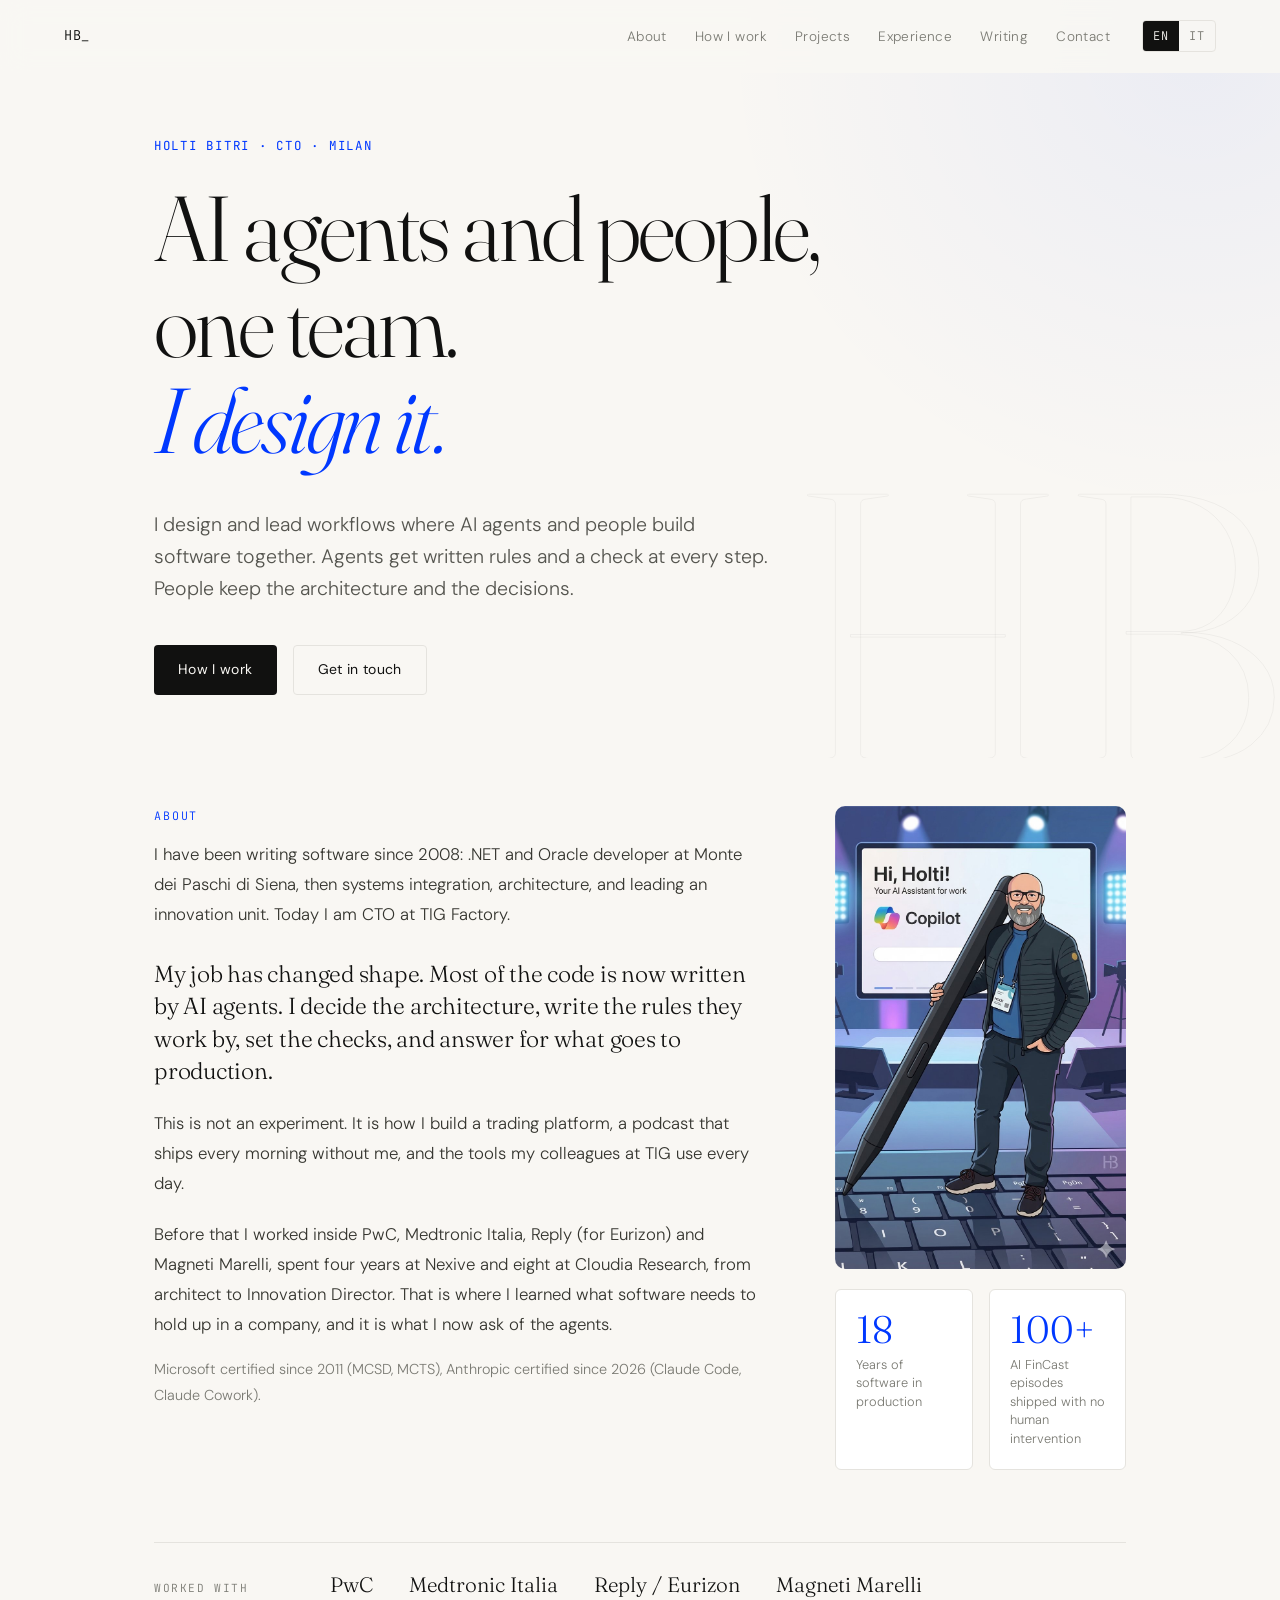
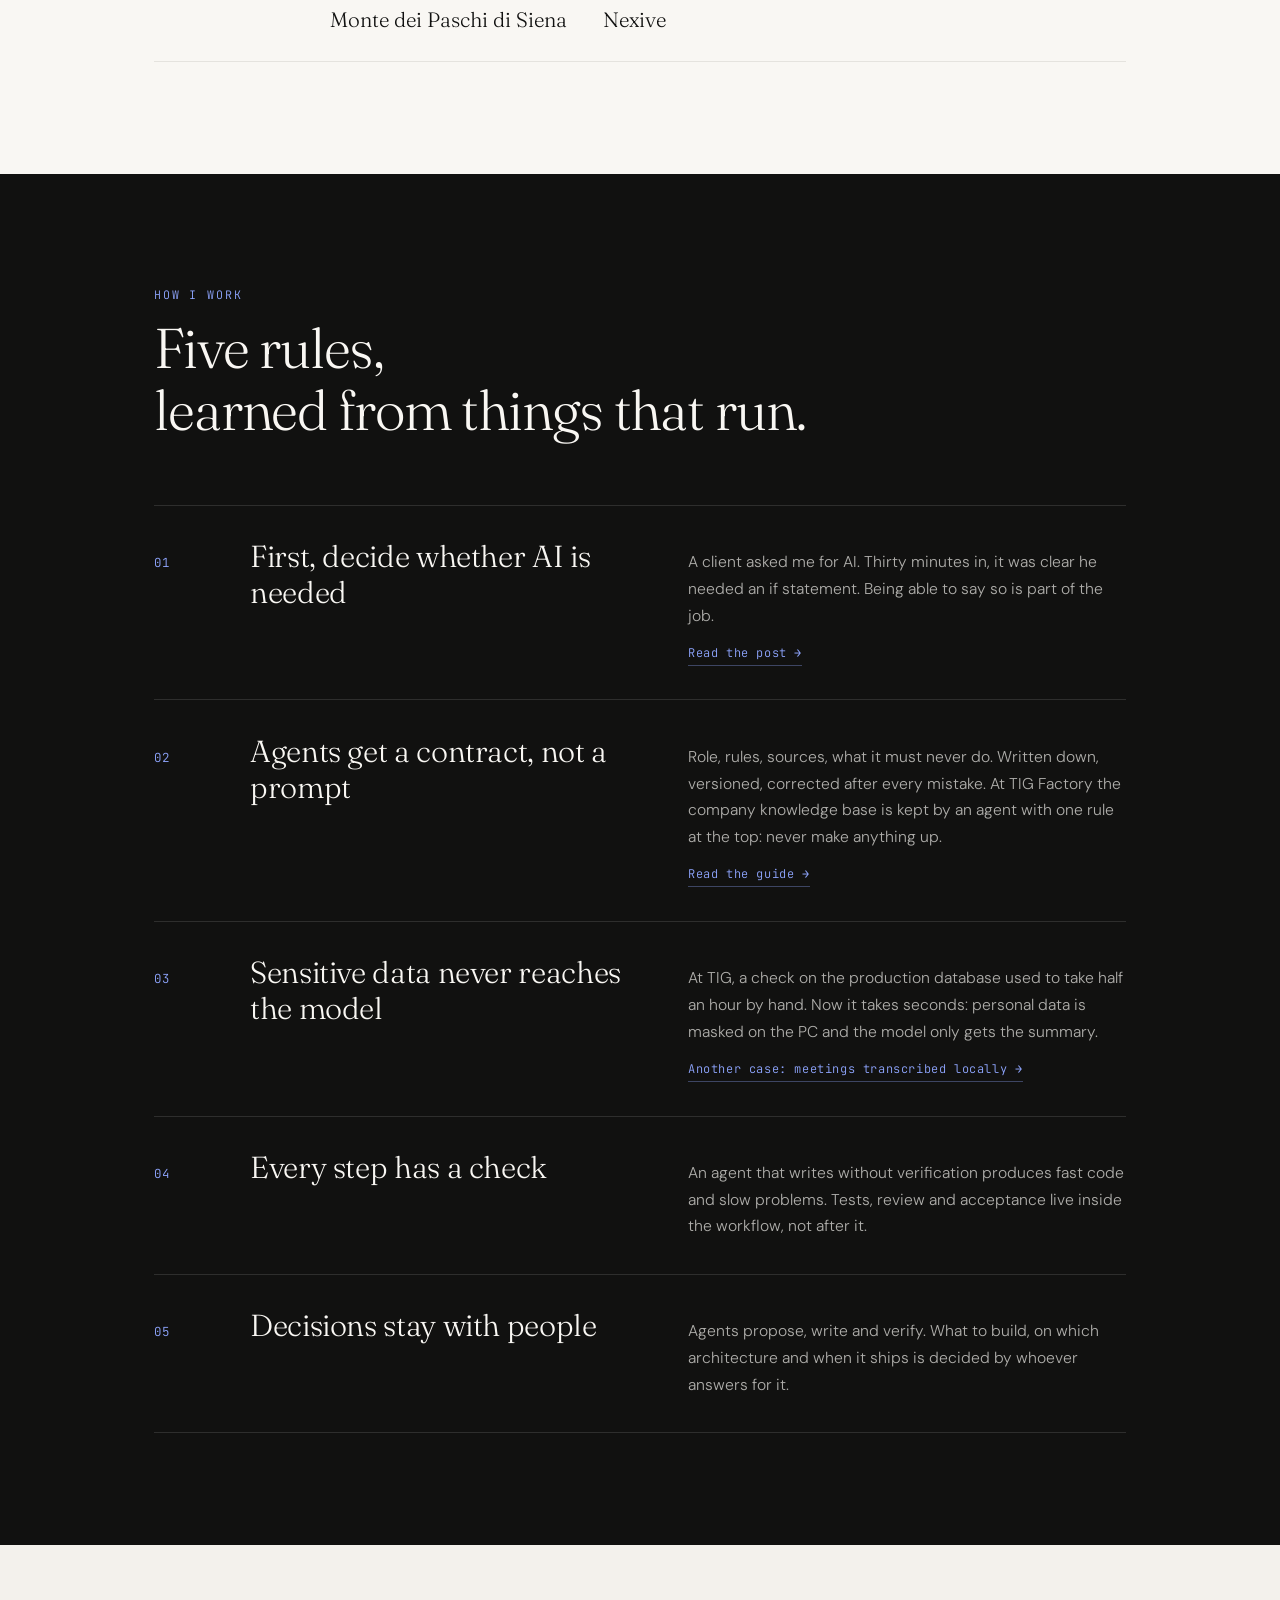
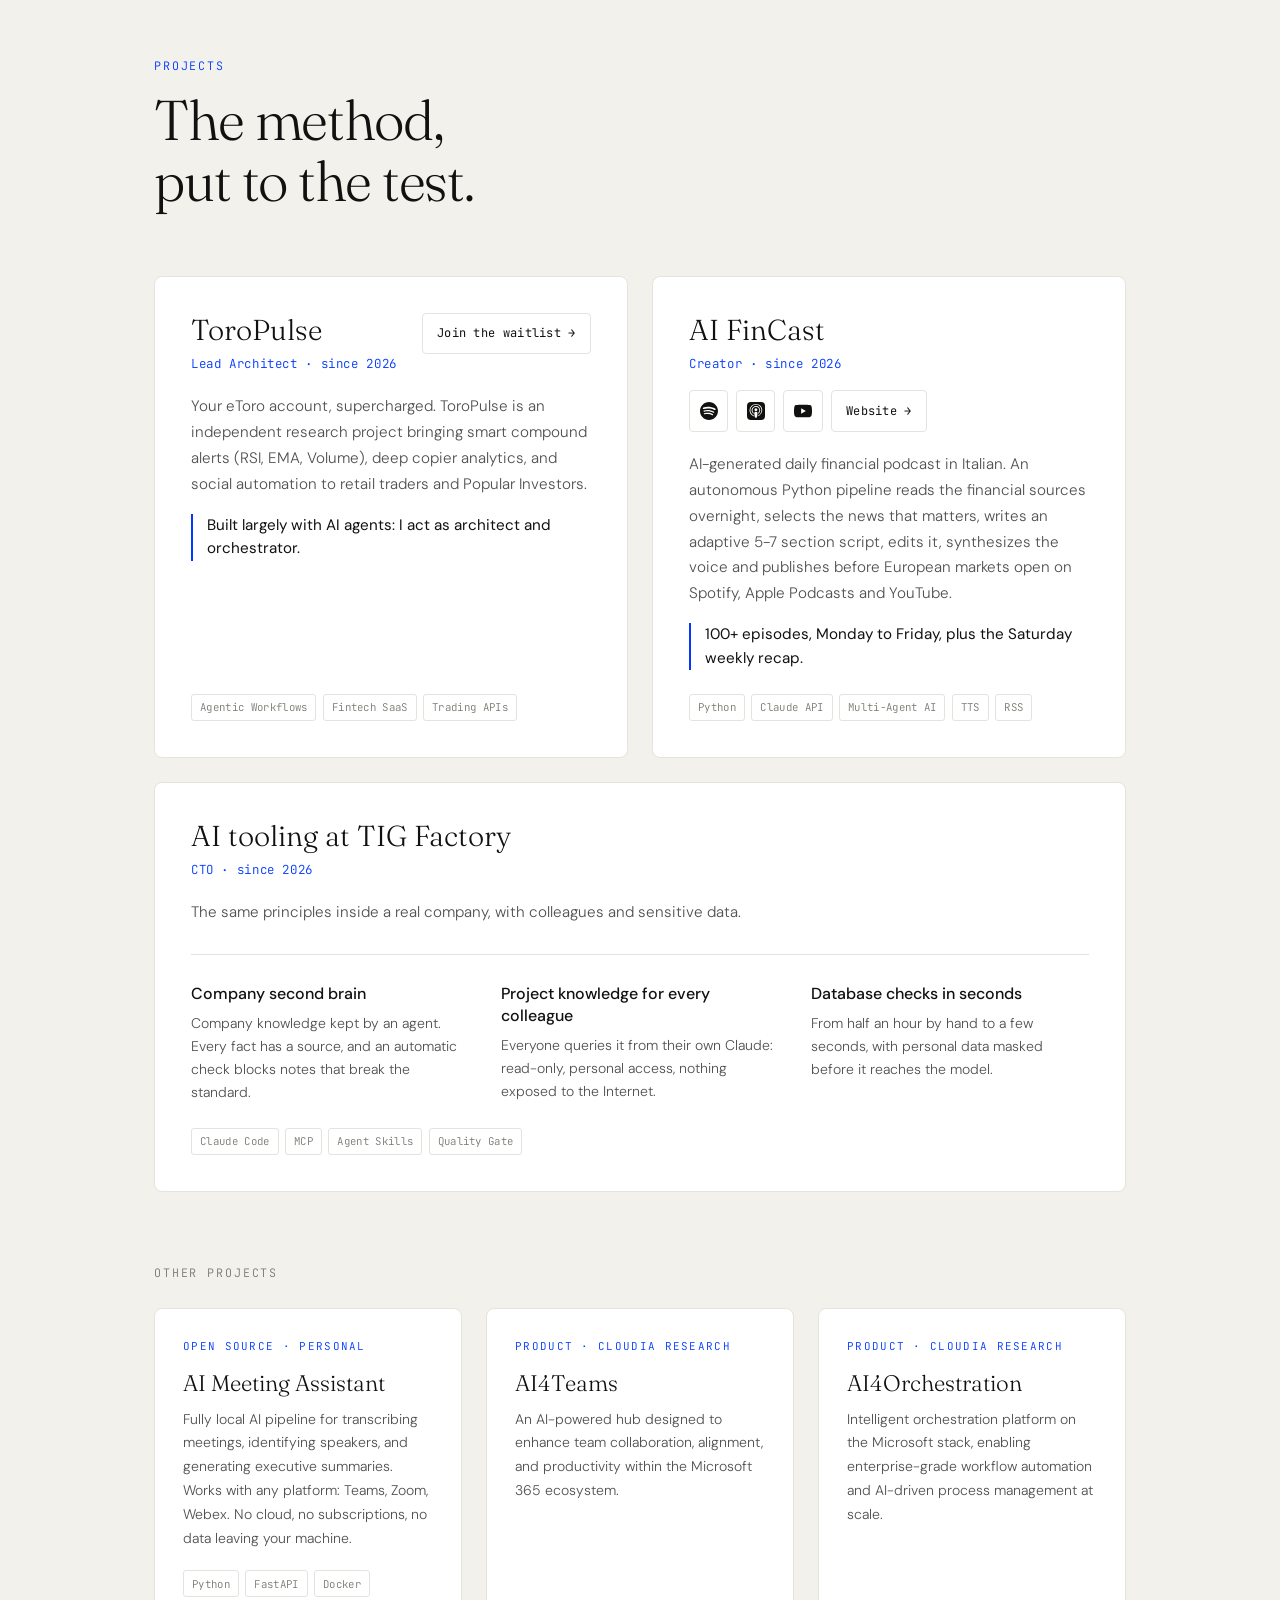
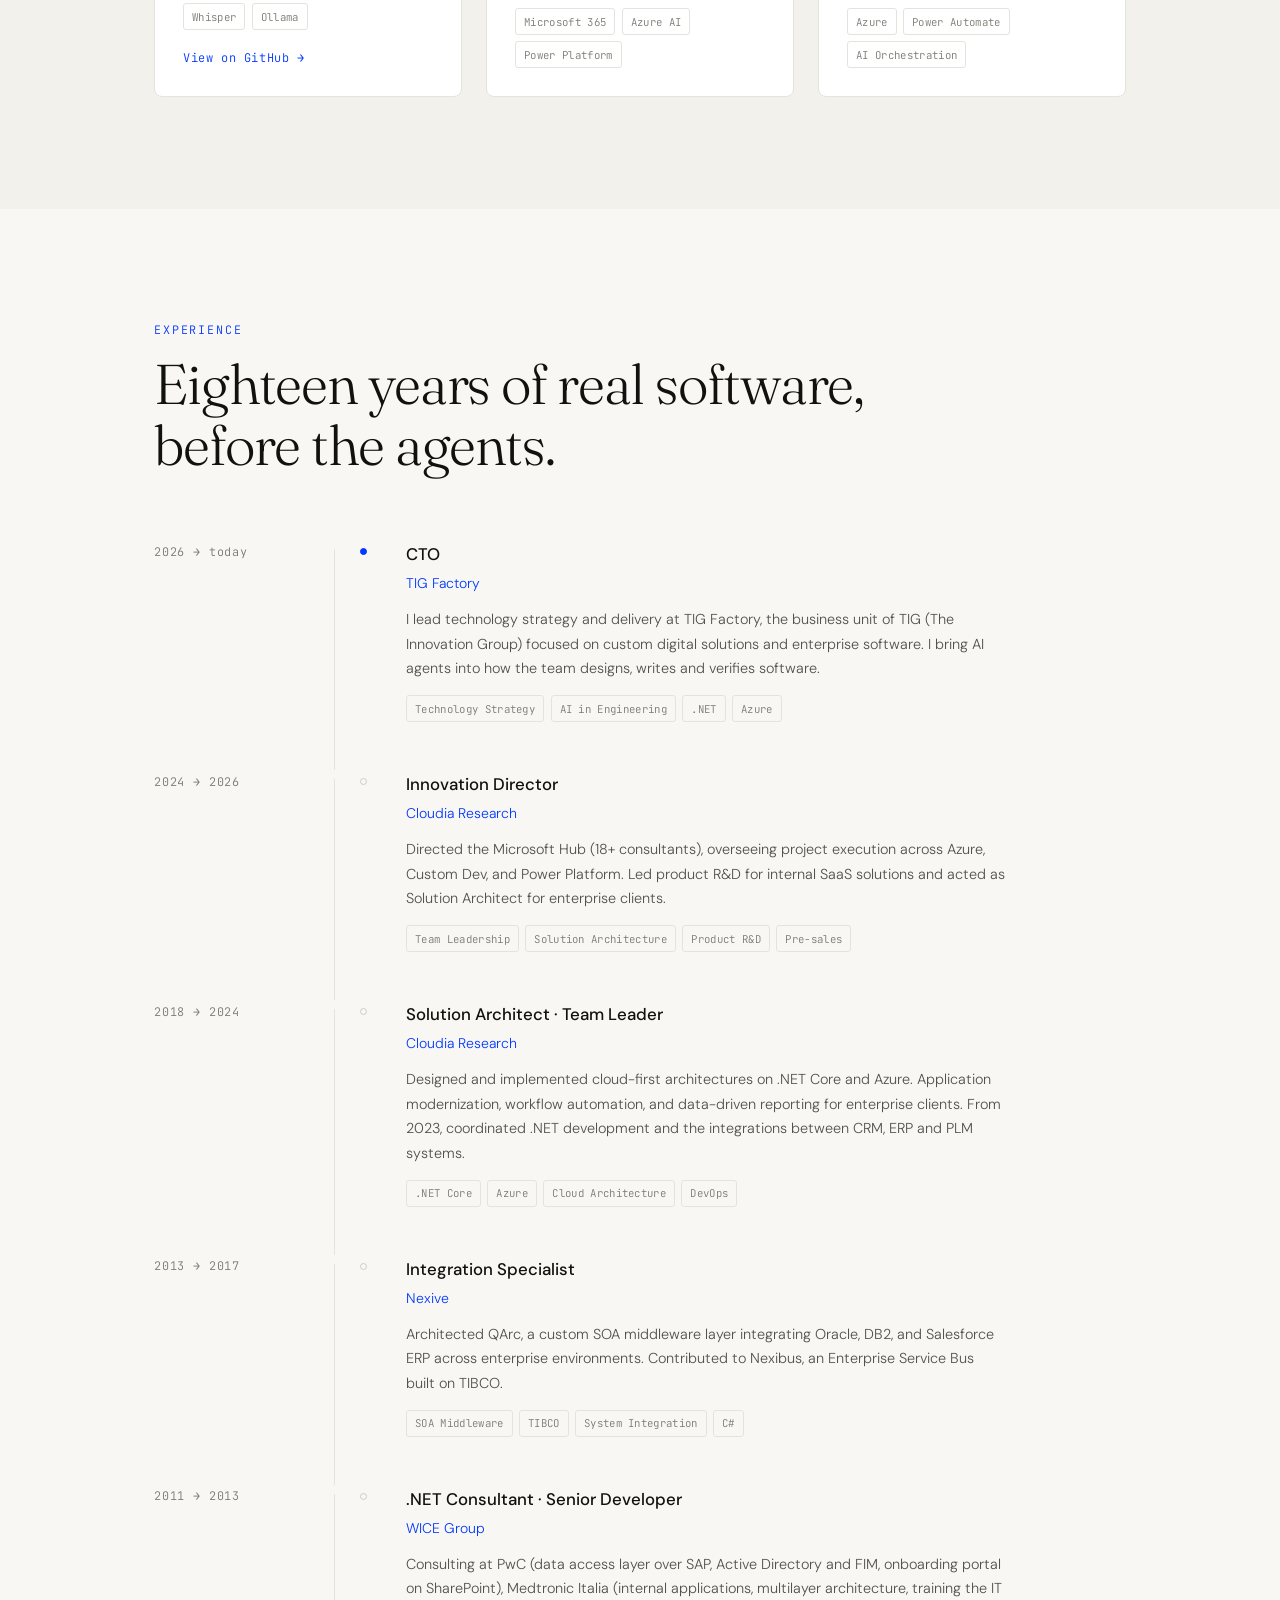
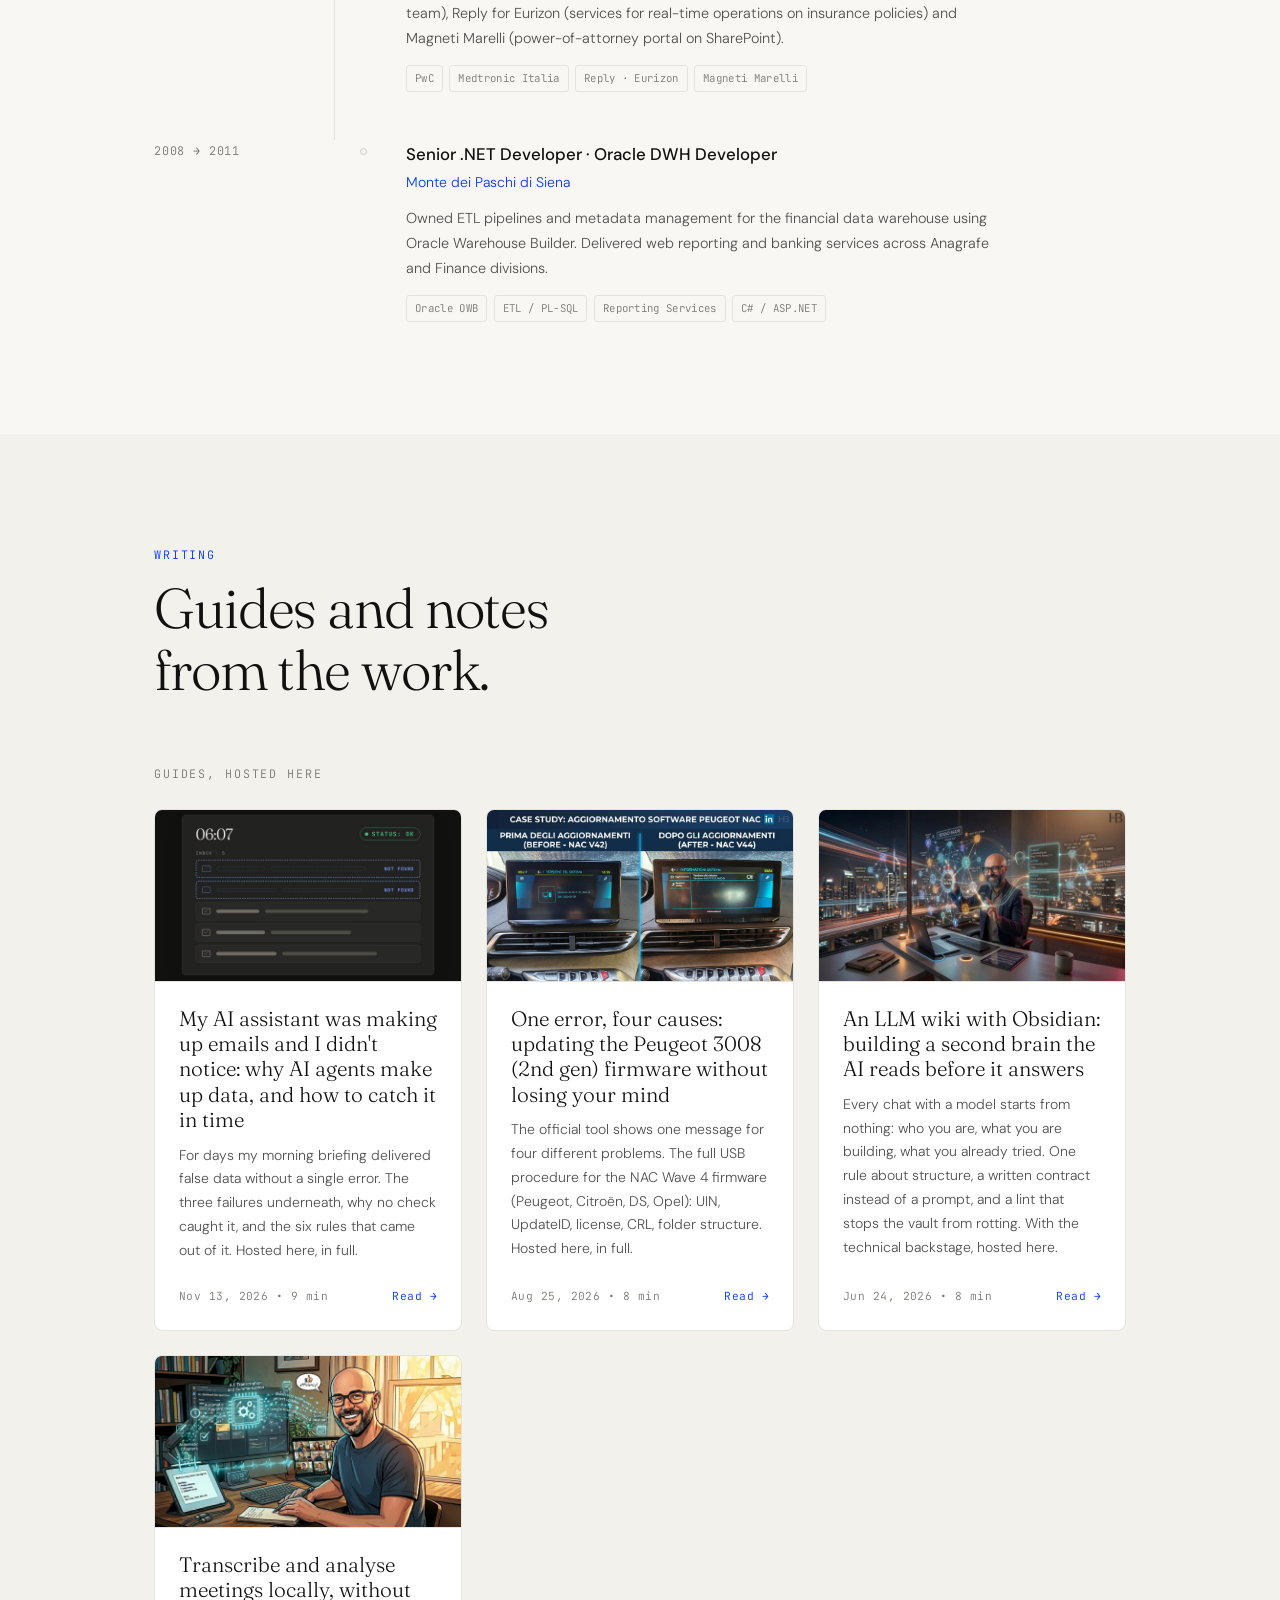
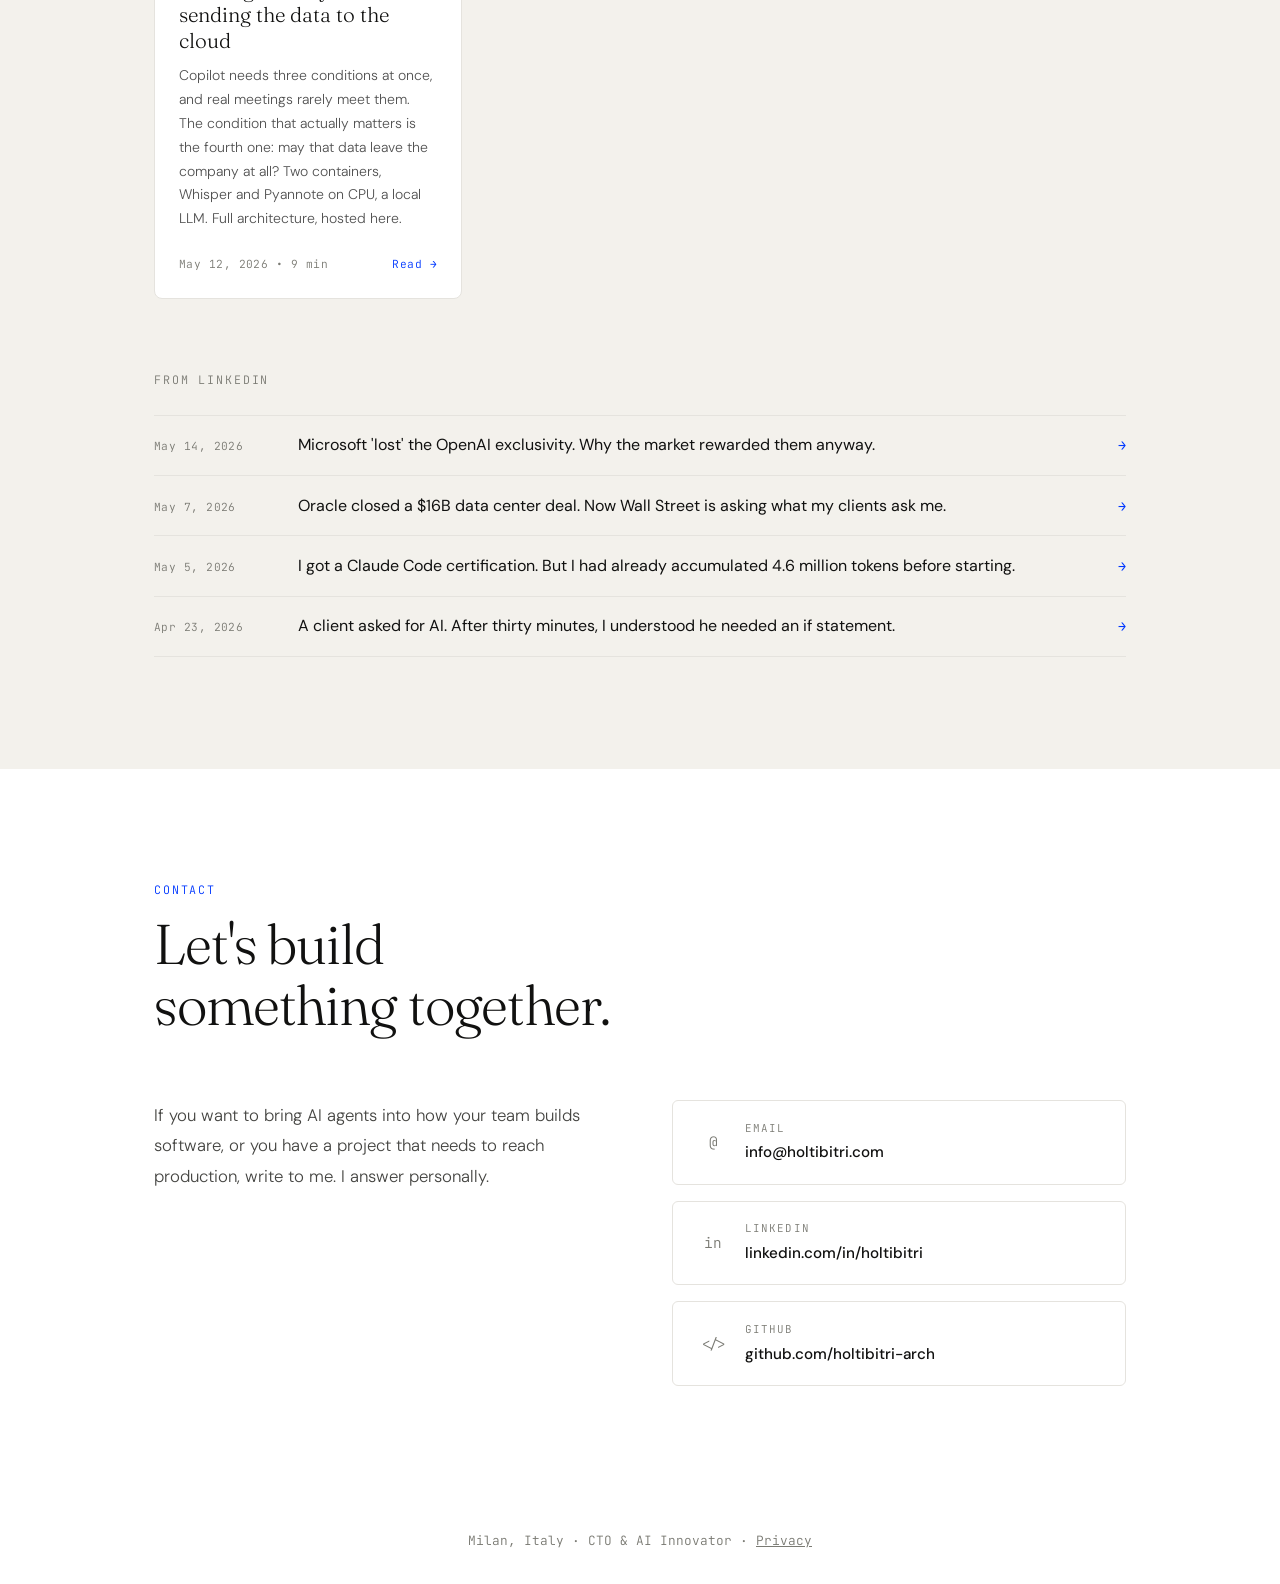
<file: index.html>
<!DOCTYPE html>
<html lang="en">
<head>
  <meta charset="UTF-8">
  <meta name="viewport" content="width=device-width, initial-scale=1.0">
  <!-- Pagina generata da tools/build_home.py. I testi stanno in tools/home_content.py,
       gli articoli in posts.json. Non modificare questo file a mano. -->
  <title>Holti Bitri | CTO: AI agents and people, one team</title>
  <meta name="description" content="Holti Bitri, CTO at TIG Factory. I design workflows where AI agents and people build software together. In production: ToroPulse and AI FinCast.">
  <meta name="robots" content="index, follow, max-snippet:-1, max-image-preview:large, max-video-preview:-1">
  <link rel="canonical" href="https://holtibitri.com/">
  <link rel="alternate" hreflang="en" href="https://holtibitri.com/">
  <link rel="alternate" hreflang="it" href="https://holtibitri.com/it/">
  <link rel="alternate" hreflang="x-default" href="https://holtibitri.com/">

  <meta property="og:type" content="website">
  <meta property="og:url" content="https://holtibitri.com/">
  <meta property="og:title" content="AI agents and people, one team. I design it.">
  <meta property="og:description" content="Holti Bitri, CTO. I design and lead workflows where AI agents and people build software together: written rules, a check at every step, human decisions.">
  <meta property="og:image" content="https://holtibitri.com/img/og-en.png">
  <meta property="og:image:width" content="1200">
  <meta property="og:image:height" content="630">
  <meta property="og:locale" content="en_US">
  <meta property="og:locale:alternate" content="it_IT">
  <meta property="og:updated_time" content="2026-11-13">

  <meta name="twitter:card" content="summary_large_image">
  <meta name="twitter:title" content="AI agents and people, one team. I design it.">
  <meta name="twitter:description" content="Holti Bitri, CTO. I design and lead workflows where AI agents and people build software together: written rules, a check at every step, human decisions.">
  <meta name="twitter:image" content="https://holtibitri.com/img/og-en.png">

  <link rel="icon" type="image/x-icon" href="/favicon.ico">
  <link rel="preconnect" href="https://fonts.googleapis.com">
  <link rel="preconnect" href="https://fonts.gstatic.com" crossorigin>
  <link href="https://fonts.googleapis.com/css2?family=Fraunces:ital,opsz,wght@0,9..144,300;0,9..144,400;1,9..144,300&amp;family=DM+Sans:wght@300;400;500&amp;family=JetBrains+Mono:wght@400;500&amp;display=swap" rel="stylesheet">

  <script type="application/ld+json">
  {
    "@context": "https://schema.org",
    "@graph": [
      {
        "@type": "WebSite",
        "@id": "https://holtibitri.com/#website",
        "url": "https://holtibitri.com/",
        "name": "Holti Bitri",
        "inLanguage": [
          "en",
          "it"
        ],
        "publisher": {
          "@id": "https://holtibitri.com/#person"
        }
      },
      {
        "@type": "ProfilePage",
        "@id": "https://holtibitri.com/#profile",
        "url": "https://holtibitri.com/",
        "name": "Holti Bitri | CTO: AI agents and people, one team",
        "description": "Holti Bitri, CTO at TIG Factory. I design workflows where AI agents and people build software together. In production: ToroPulse and AI FinCast.",
        "inLanguage": "en",
        "isPartOf": {
          "@id": "https://holtibitri.com/#website"
        },
        "mainEntity": {
          "@id": "https://holtibitri.com/#person"
        },
        "dateModified": "2026-11-13",
        "primaryImageOfPage": "https://holtibitri.com/img/og-en.png"
      },
      {
        "@type": "Person",
        "@id": "https://holtibitri.com/#person",
        "name": "Holti Bitri",
        "givenName": "Holti",
        "familyName": "Bitri",
        "jobTitle": "CTO & AI Innovator",
        "description": "Holti Bitri, CTO. I design and lead workflows where AI agents and people build software together: written rules, a check at every step, human decisions.",
        "url": "https://holtibitri.com/",
        "image": "https://holtibitri.com/avatar.jpg",
        "email": "mailto:info@holtibitri.com",
        "worksFor": {
          "@type": "Organization",
          "name": "TIG Factory"
        },
        "address": {
          "@type": "PostalAddress",
          "addressLocality": "Milan",
          "addressCountry": "IT"
        },
        "knowsAbout": [
          "AI agents in software engineering",
          "Agentic workflows",
          "Software delivery with AI agents and people",
          "Claude Code",
          "Software architecture",
          "Microsoft Azure",
          ".NET",
          "Systems integration",
          "Technical leadership"
        ],
        "knowsLanguage": [
          "it",
          "en"
        ],
        "sameAs": [
          "https://linkedin.com/in/holtibitri",
          "https://github.com/holtibitri-arch"
        ]
      }
    ]
  }
  </script>

  <link rel="stylesheet" href="/css/site.css">
  <link rel="stylesheet" href="/css/home.css">
  <script>document.documentElement.classList.add('js');</script>
  <script defer src="https://cloud.umami.is/script.js" data-website-id="4d89a1e3-8961-4b64-9579-4c118118822f"></script>
</head>
<body>

  <nav id="navbar">
    <a href="#home" class="nav-logo">HB_</a>
    <div class="nav-right">
      <ul class="nav-links" id="nav-links">
        <li><a href="#about">About</a></li>
        <li><a href="#method">How I work</a></li>
        <li><a href="#projects">Projects</a></li>
        <li><a href="#experience">Experience</a></li>
        <li><a href="#writing">Writing</a></li>
        <li><a href="#contact">Contact</a></li>
      </ul>
      <div class="lang-toggle">
        <a class="lang-btn active" aria-current="page" href="/" hreflang="en">EN</a>
        <a class="lang-btn" href="/it/" hreflang="it">IT</a>
      </div>
      <button class="nav-toggle" type="button" aria-label="Menu" aria-expanded="false" aria-controls="nav-links">
        <span></span><span></span><span></span>
      </button>
    </div>
  </nav>

  <header id="home" class="hero">
    <div class="container hero-inner">
      <h1 class="hero-h1">
        <span class="hero-eyebrow">Holti Bitri · CTO · Milan</span>
        <span class="hero-claim"><span class="line">AI agents and people,</span> <span class="line">one team.</span> <em>I design it.</em></span>
      </h1>
      <p class="hero-sub">I design and lead workflows where AI agents and people build software together. Agents get written rules and a check at every step. People keep the architecture and the decisions.</p>
      <div class="hero-cta">
        <a href="#method" class="btn btn-primary">How I work</a>
        <a href="#contact" class="btn btn-secondary">Get in touch</a>
      </div>
    </div>
  </header>

  <section id="about">
    <div class="container">
      <div class="about-grid">
        <div class="about-text reveal">
          <span class="section-label">About</span>
          <p>I have been writing software since 2008: .NET and Oracle developer at Monte dei Paschi di Siena, then systems integration, architecture, and leading an innovation unit. Today I am CTO at TIG Factory.</p>
          <p>My job has changed shape. Most of the code is now written by AI agents. I decide the architecture, write the rules they work by, set the checks, and answer for what goes to production.</p>
          <p>This is not an experiment. It is how I build a trading platform, a podcast that ships every morning without me, and the tools my colleagues at TIG use every day.</p>
          <p>Before that I worked inside PwC, Medtronic Italia, Reply (for Eurizon) and Magneti Marelli, spent four years at Nexive and eight at Cloudia Research, from architect to Innovation Director. That is where I learned what software needs to hold up in a company, and it is what I now ask of the agents.</p>
          <p>Microsoft certified since 2011 (MCSD, MCTS), Anthropic certified since 2026 (Claude Code, Claude Cowork).</p>
        </div>
        <div class="about-side reveal">
          <img src="/avatar.jpg" alt="Holti Bitri, CTO at TIG Factory" class="about-avatar" width="900" height="1433" loading="lazy">
          <div class="about-stats">
            <div class="stat-card">
              <div class="stat-number">18</div>
              <div class="stat-label">Years of software in production</div>
            </div>
            <div class="stat-card">
              <div class="stat-number">100+</div>
              <div class="stat-label">AI FinCast episodes shipped with no human intervention</div>
            </div>
          </div>
        </div>
      </div>
      <div class="clients reveal">
        <span class="clients-label">Worked with</span>
        <ul class="clients-list"><li>PwC</li><li>Medtronic Italia</li><li>Reply / Eurizon</li><li>Magneti Marelli</li><li>Monte dei Paschi di Siena</li><li>Nexive</li></ul>
      </div>
    </div>
  </section>

  <section id="method">
    <div class="container">
      <div class="section-header reveal">
        <span class="section-label">How I work</span>
        <h2 class="section-title">Five rules,<br>learned from things that run.</h2>
      </div>
      <ol class="rules">
        <li class="rule reveal">
          <span class="rule-num">01</span>
          <h3 class="rule-title">First, decide whether AI is needed</h3>
          <div class="rule-body">
            <p>A client asked me for AI. Thirty minutes in, it was clear he needed an if statement. Being able to say so is part of the job.</p>
            <a class="rule-link" href="https://www.linkedin.com/feed/update/urn:li:activity:7452989725663084544/" target="_blank" rel="noopener noreferrer">Read the post &rarr;</a>
          </div>
        </li>
        <li class="rule reveal">
          <span class="rule-num">02</span>
          <h3 class="rule-title">Agents get a contract, not a prompt</h3>
          <div class="rule-body">
            <p>Role, rules, sources, what it must never do. Written down, versioned, corrected after every mistake. At TIG Factory the company knowledge base is kept by an agent with one rule at the top: never make anything up.</p>
            <a class="rule-link" href="/articles/llm-wiki-obsidian-second-brain-ai/">Read the guide &rarr;</a>
          </div>
        </li>
        <li class="rule reveal">
          <span class="rule-num">03</span>
          <h3 class="rule-title">Sensitive data never reaches the model</h3>
          <div class="rule-body">
            <p>At TIG, a check on the production database used to take half an hour by hand. Now it takes seconds: personal data is masked on the PC and the model only gets the summary.</p>
            <a class="rule-link" href="/articles/transcribe-meetings-locally-without-cloud/">Another case: meetings transcribed locally &rarr;</a>
          </div>
        </li>
        <li class="rule reveal">
          <span class="rule-num">04</span>
          <h3 class="rule-title">Every step has a check</h3>
          <div class="rule-body">
            <p>An agent that writes without verification produces fast code and slow problems. Tests, review and acceptance live inside the workflow, not after it.</p>
          </div>
        </li>
        <li class="rule reveal">
          <span class="rule-num">05</span>
          <h3 class="rule-title">Decisions stay with people</h3>
          <div class="rule-body">
            <p>Agents propose, write and verify. What to build, on which architecture and when it ships is decided by whoever answers for it.</p>
          </div>
        </li>
      </ol>
    </div>
  </section>

  <section id="projects">
    <div class="container">
      <div class="section-header reveal">
        <span class="section-label">Projects</span>
        <h2 class="section-title">The method,<br>put to the test.</h2>
      </div>
      <div class="featured-grid" id="featured-project">
        <article class="featured-card reveal">
          <div class="featured-head">
            <div>
              <h3 class="featured-title">ToroPulse</h3>
              <p class="featured-role">Lead Architect · since 2026</p>
            </div>
            <div class="featured-actions">
              <a href="https://toropulse.app" target="_blank" rel="noopener noreferrer" class="btn btn-secondary btn-small">Join the waitlist &rarr;</a>
            </div>
          </div>
          <p class="featured-text">Your eToro account, supercharged. ToroPulse is an independent research project bringing smart compound alerts (RSI, EMA, Volume), deep copier analytics, and social automation to retail traders and Popular Investors.</p>
          <p class="featured-proof">Built largely with AI agents: I act as architect and orchestrator.</p>
          <div class="tags"><span class="tag">Agentic Workflows</span><span class="tag">Fintech SaaS</span><span class="tag">Trading APIs</span></div>
        </article>
        <article class="featured-card reveal">
          <div class="featured-head">
            <div>
              <h3 class="featured-title">AI FinCast</h3>
              <p class="featured-role">Creator · since 2026</p>
            </div>
            <div class="featured-actions">
              <a href="https://open.spotify.com/show/033j5ueQUdbVL57XTdu9TF" target="_blank" rel="noopener noreferrer" class="btn btn-secondary btn-icon" aria-label="AI FinCast, Spotify" title="Spotify"><svg width="18" height="18" viewBox="0 0 24 24" aria-hidden="true" focusable="false" fill="currentColor"><path d="M12 0C5.4 0 0 5.4 0 12s5.4 12 12 12 12-5.4 12-12S18.66 0 12 0zm5.521 17.34c-.24.359-.66.48-1.021.24-2.82-1.74-6.36-2.101-10.561-1.141-.418.122-.779-.179-.899-.539-.12-.421.18-.78.54-.9 4.56-1.021 8.52-.6 11.64 1.32.42.18.479.659.301 1.02zm1.44-3.3c-.301.42-.841.6-1.262.3-3.239-1.98-8.159-2.58-11.939-1.38-.479.12-1.02-.12-1.14-.6-.12-.48.12-1.021.6-1.141C9.6 9.9 15 10.561 18.72 12.84c.361.181.54.78.241 1.2zm.12-3.36C15.24 8.4 8.82 8.16 5.16 9.301c-.6.179-1.2-.181-1.38-.721-.18-.601.18-1.2.72-1.381 4.26-1.26 11.28-1.02 15.721 1.621.539.3.719 1.02.419 1.56-.299.421-1.02.599-1.559.3z"/></svg></a>
              <a href="https://podcasts.apple.com/us/podcast/fincast-ai/id6807076540" target="_blank" rel="noopener noreferrer" class="btn btn-secondary btn-icon" aria-label="AI FinCast, Apple Podcasts" title="Apple Podcasts"><svg width="18" height="18" viewBox="0 0 24 24" aria-hidden="true" focusable="false" fill="currentColor"><path d="M5.34 0A5.328 5.328 0 000 5.34v13.32A5.328 5.328 0 005.34 24h13.32A5.328 5.328 0 0024 18.66V5.34A5.328 5.328 0 0018.66 0zm6.525 2.568c2.336 0 4.448.902 6.056 2.587 1.224 1.272 1.912 2.619 2.264 4.392.12.59.12 2.2.007 2.864a8.506 8.506 0 01-3.24 5.296c-.608.46-2.096 1.261-2.336 1.261-.088 0-.096-.091-.056-.46.072-.592.144-.715.48-.856.536-.224 1.448-.874 2.008-1.435a7.644 7.644 0 002.008-3.536c.208-.824.184-2.656-.048-3.504-.728-2.696-2.928-4.792-5.624-5.352-.784-.16-2.208-.16-3 0-2.728.56-4.984 2.76-5.672 5.528-.184.752-.184 2.584 0 3.336.456 1.832 1.64 3.512 3.192 4.512.304.2.672.408.824.472.336.144.408.264.472.856.04.36.03.464-.056.464-.056 0-.464-.176-.896-.384l-.04-.03c-2.472-1.216-4.056-3.274-4.632-6.012-.144-.706-.168-2.392-.03-3.04.36-1.74 1.048-3.1 2.192-4.304 1.648-1.737 3.768-2.656 6.128-2.656zm.134 2.81c.409.004.803.04 1.106.106 2.784.62 4.76 3.408 4.376 6.174-.152 1.114-.536 2.03-1.216 2.88-.336.43-1.152 1.15-1.296 1.15-.023 0-.048-.272-.048-.603v-.605l.416-.496c1.568-1.878 1.456-4.502-.256-6.224-.664-.67-1.432-1.064-2.424-1.246-.64-.118-.776-.118-1.448-.008-1.02.167-1.81.562-2.512 1.256-1.72 1.704-1.832 4.342-.264 6.222l.413.496v.608c0 .336-.027.608-.06.608-.03 0-.264-.16-.512-.36l-.034-.011c-.832-.664-1.568-1.842-1.872-2.997-.184-.698-.184-2.024.008-2.72.504-1.878 1.888-3.335 3.808-4.019.41-.145 1.133-.22 1.814-.211zm-.13 2.99c.31 0 .62.06.844.178.488.253.888.745 1.04 1.259.464 1.578-1.208 2.96-2.72 2.254h-.015c-.712-.331-1.096-.956-1.104-1.77 0-.733.408-1.371 1.112-1.745.224-.117.534-.176.844-.176zm-.011 4.728c.988-.004 1.706.349 1.97.97.198.464.124 1.932-.218 4.302-.232 1.656-.36 2.074-.68 2.356-.44.39-1.064.498-1.656.288h-.003c-.716-.257-.87-.605-1.164-2.644-.341-2.37-.416-3.838-.218-4.302.262-.616.974-.966 1.97-.97z"/></svg></a>
              <a href="https://youtube.com/playlist?list=PL62zLK--DCehR0PF5Pl2Ok9Ay8Voc3Zw4" target="_blank" rel="noopener noreferrer" class="btn btn-secondary btn-icon" aria-label="AI FinCast, YouTube" title="YouTube"><svg width="18" height="18" viewBox="0 0 24 24" aria-hidden="true" focusable="false" fill="currentColor"><path d="M23.498 6.186a3.016 3.016 0 0 0-2.122-2.136C19.505 3.545 12 3.545 12 3.545s-7.505 0-9.377.505A3.017 3.017 0 0 0 .502 6.186C0 8.07 0 12 0 12s0 3.93.502 5.814a3.016 3.016 0 0 0 2.122 2.136c1.871.505 9.376.505 9.376.505s7.505 0 9.377-.505a3.015 3.015 0 0 0 2.122-2.136C24 15.93 24 12 24 12s0-3.93-.502-5.814zM9.545 15.568V8.432L15.818 12l-6.273 3.568z"/></svg></a>
              <a href="https://fincast.holtibitri.com/" target="_blank" rel="noopener noreferrer" class="btn btn-secondary btn-small">Website &rarr;</a>
            </div>
          </div>
          <p class="featured-text">AI-generated daily financial podcast in Italian. An autonomous Python pipeline reads the financial sources overnight, selects the news that matters, writes an adaptive 5-7 section script, edits it, synthesizes the voice and publishes before European markets open on Spotify, Apple Podcasts and YouTube.</p>
          <p class="featured-proof">100+ episodes, Monday to Friday, plus the Saturday weekly recap.</p>
          <div class="tags"><span class="tag">Python</span><span class="tag">Claude API</span><span class="tag">Multi-Agent AI</span><span class="tag">TTS</span><span class="tag">RSS</span></div>
        </article>
        <article class="featured-card featured-wide reveal">
          <div class="featured-head">
            <div>
              <h3 class="featured-title">AI tooling at TIG Factory</h3>
              <p class="featured-role">CTO · since 2026</p>
            </div>
          </div>
          <p class="featured-text">The same principles inside a real company, with colleagues and sensitive data.</p>
          <div class="tool-grid">
            <div class="tool">
              <h4 class="tool-title">Company second brain</h4>
              <p>Company knowledge kept by an agent. Every fact has a source, and an automatic check blocks notes that break the standard.</p>
            </div>
            <div class="tool">
              <h4 class="tool-title">Project knowledge for every colleague</h4>
              <p>Everyone queries it from their own Claude: read-only, personal access, nothing exposed to the Internet.</p>
            </div>
            <div class="tool">
              <h4 class="tool-title">Database checks in seconds</h4>
              <p>From half an hour by hand to a few seconds, with personal data masked before it reaches the model.</p>
            </div>
          </div>
          <div class="tags"><span class="tag">Claude Code</span><span class="tag">MCP</span><span class="tag">Agent Skills</span><span class="tag">Quality Gate</span></div>
        </article>
      </div>
      <span class="section-label sub-label">Other projects</span>
      <div class="projects-grid">
        <article class="project-card reveal">
          <div class="project-type">Open Source · Personal</div>
          <h3 class="project-title">AI Meeting Assistant</h3>
          <p class="project-desc">Fully local AI pipeline for transcribing meetings, identifying speakers, and generating executive summaries. Works with any platform: Teams, Zoom, Webex. No cloud, no subscriptions, no data leaving your machine.</p>
          <div class="tags"><span class="tag">Python</span><span class="tag">FastAPI</span><span class="tag">Docker</span><span class="tag">Whisper</span><span class="tag">Ollama</span></div>
          <a class="project-link" href="https://github.com/holtibitri-arch/AI-Meeting-Assistant" target="_blank" rel="noopener noreferrer">View on GitHub &rarr;</a>
        </article>
        <article class="project-card reveal">
          <div class="project-type">Product · Cloudia Research</div>
          <h3 class="project-title">AI4Teams</h3>
          <p class="project-desc">An AI-powered hub designed to enhance team collaboration, alignment, and productivity within the Microsoft 365 ecosystem.</p>
          <div class="tags"><span class="tag">Microsoft 365</span><span class="tag">Azure AI</span><span class="tag">Power Platform</span></div>
        </article>
        <article class="project-card reveal">
          <div class="project-type">Product · Cloudia Research</div>
          <h3 class="project-title">AI4Orchestration</h3>
          <p class="project-desc">Intelligent orchestration platform on the Microsoft stack, enabling enterprise-grade workflow automation and AI-driven process management at scale.</p>
          <div class="tags"><span class="tag">Azure</span><span class="tag">Power Automate</span><span class="tag">AI Orchestration</span></div>
        </article>
      </div>
    </div>
  </section>

  <section id="experience">
    <div class="container">
      <div class="section-header reveal">
        <span class="section-label">Experience</span>
        <h2 class="section-title">Eighteen years of real software,<br>before the agents.</h2>
      </div>
      <div class="timeline">
        <div class="timeline-item reveal">
          <div class="timeline-left">
            <div class="timeline-date">2026 &rarr; today</div>
          </div>
          <div class="timeline-right">
            <div class="timeline-role">CTO</div>
            <div class="timeline-company">TIG Factory</div>
            <div class="timeline-desc">I lead technology strategy and delivery at TIG Factory, the business unit of TIG (The Innovation Group) focused on custom digital solutions and enterprise software. I bring AI agents into how the team designs, writes and verifies software.</div>
            <div class="tags"><span class="tag">Technology Strategy</span><span class="tag">AI in Engineering</span><span class="tag">.NET</span><span class="tag">Azure</span></div>
          </div>
        </div>
        <div class="timeline-item reveal">
          <div class="timeline-left">
            <div class="timeline-date">2024 &rarr; 2026</div>
          </div>
          <div class="timeline-right">
            <div class="timeline-role">Innovation Director</div>
            <div class="timeline-company">Cloudia Research</div>
            <div class="timeline-desc">Directed the Microsoft Hub (18+ consultants), overseeing project execution across Azure, Custom Dev, and Power Platform. Led product R&amp;D for internal SaaS solutions and acted as Solution Architect for enterprise clients.</div>
            <div class="tags"><span class="tag">Team Leadership</span><span class="tag">Solution Architecture</span><span class="tag">Product R&amp;D</span><span class="tag">Pre-sales</span></div>
          </div>
        </div>
        <div class="timeline-item reveal">
          <div class="timeline-left">
            <div class="timeline-date">2018 &rarr; 2024</div>
          </div>
          <div class="timeline-right">
            <div class="timeline-role">Solution Architect · Team Leader</div>
            <div class="timeline-company">Cloudia Research</div>
            <div class="timeline-desc">Designed and implemented cloud-first architectures on .NET Core and Azure. Application modernization, workflow automation, and data-driven reporting for enterprise clients. From 2023, coordinated .NET development and the integrations between CRM, ERP and PLM systems.</div>
            <div class="tags"><span class="tag">.NET Core</span><span class="tag">Azure</span><span class="tag">Cloud Architecture</span><span class="tag">DevOps</span></div>
          </div>
        </div>
        <div class="timeline-item reveal">
          <div class="timeline-left">
            <div class="timeline-date">2013 &rarr; 2017</div>
          </div>
          <div class="timeline-right">
            <div class="timeline-role">Integration Specialist</div>
            <div class="timeline-company">Nexive</div>
            <div class="timeline-desc">Architected QArc, a custom SOA middleware layer integrating Oracle, DB2, and Salesforce ERP across enterprise environments. Contributed to Nexibus, an Enterprise Service Bus built on TIBCO.</div>
            <div class="tags"><span class="tag">SOA Middleware</span><span class="tag">TIBCO</span><span class="tag">System Integration</span><span class="tag">C#</span></div>
          </div>
        </div>
        <div class="timeline-item reveal">
          <div class="timeline-left">
            <div class="timeline-date">2011 &rarr; 2013</div>
          </div>
          <div class="timeline-right">
            <div class="timeline-role">.NET Consultant · Senior Developer</div>
            <div class="timeline-company">WICE Group</div>
            <div class="timeline-desc">Consulting at PwC (data access layer over SAP, Active Directory and FIM, onboarding portal on SharePoint), Medtronic Italia (internal applications, multilayer architecture, training the IT team), Reply for Eurizon (services for real-time operations on insurance policies) and Magneti Marelli (power-of-attorney portal on SharePoint).</div>
            <div class="tags"><span class="tag">PwC</span><span class="tag">Medtronic Italia</span><span class="tag">Reply · Eurizon</span><span class="tag">Magneti Marelli</span></div>
          </div>
        </div>
        <div class="timeline-item reveal">
          <div class="timeline-left">
            <div class="timeline-date">2008 &rarr; 2011</div>
          </div>
          <div class="timeline-right">
            <div class="timeline-role">Senior .NET Developer · Oracle DWH Developer</div>
            <div class="timeline-company">Monte dei Paschi di Siena</div>
            <div class="timeline-desc">Owned ETL pipelines and metadata management for the financial data warehouse using Oracle Warehouse Builder. Delivered web reporting and banking services across Anagrafe and Finance divisions.</div>
            <div class="tags"><span class="tag">Oracle OWB</span><span class="tag">ETL / PL-SQL</span><span class="tag">Reporting Services</span><span class="tag">C# / ASP.NET</span></div>
          </div>
        </div>
      </div>
    </div>
  </section>

  <section id="writing">
    <div class="container">
      <div class="section-header reveal">
        <span class="section-label">Writing</span>
        <h2 class="section-title">Guides and notes<br>from the work.</h2>
      </div>
      <span class="section-label sub-label">Guides, hosted here</span>
      <div class="guides-grid">
        <a href="/articles/ai-agent-making-up-data/" class="guide-card reveal">
          <img src="/img/assistente-ai-mail-inventate.jpg" alt="Illustration: a morning briefing showing status OK and five emails on the list, two of them drawn with dashed outlines and marked as not found" class="guide-cover" loading="lazy">
          <div class="guide-body">
            <h3 class="guide-title">My AI assistant was making up emails and I didn't notice: why AI agents make up data, and how to catch it in time</h3>
            <p class="guide-excerpt">For days my morning briefing delivered false data without a single error. The three failures underneath, why no check caught it, and the six rules that came out of it. Hosted here, in full.</p>
            <div class="guide-footer">
              <span class="guide-meta">Nov 13, 2026 &bull; 9 min</span>
              <span class="guide-cta">Read &rarr;</span>
            </div>
          </div>
        </a>
        <a href="/articles/peugeot-3008-firmware-update-error/" class="guide-card reveal">
          <img src="/img/peugeot-3008-nac-firmware-before-after.jpg" alt="Peugeot 3008 infotainment screen before and after the NAC firmware update: version 42.03.31.32 from 2020 on the left, version 44.07.33.32 on the right" class="guide-cover" loading="lazy">
          <div class="guide-body">
            <h3 class="guide-title">One error, four causes: updating the Peugeot 3008 (2nd gen) firmware without losing your mind</h3>
            <p class="guide-excerpt">The official tool shows one message for four different problems. The full USB procedure for the NAC Wave 4 firmware (Peugeot, Citroën, DS, Opel): UIN, UpdateID, license, CRL, folder structure. Hosted here, in full.</p>
            <div class="guide-footer">
              <span class="guide-meta">Aug 25, 2026 &bull; 8 min</span>
              <span class="guide-cta">Read &rarr;</span>
            </div>
          </div>
        </a>
        <a href="/articles/llm-wiki-obsidian-second-brain-ai/" class="guide-card reveal">
          <img src="/img/llm-wiki-obsidian-secondo-cervello.jpg" alt="Illustration: a desk in a night-time office in front of a city skyline, with a holographic knowledge graph labelled Second Brain and panels showing an AI agent linking nodes, summarising the day&#x27;s notes and suggesting related content" class="guide-cover" loading="lazy">
          <div class="guide-body">
            <h3 class="guide-title">An LLM wiki with Obsidian: building a second brain the AI reads before it answers</h3>
            <p class="guide-excerpt">Every chat with a model starts from nothing: who you are, what you are building, what you already tried. One rule about structure, a written contract instead of a prompt, and a lint that stops the vault from rotting. With the technical backstage, hosted here.</p>
            <div class="guide-footer">
              <span class="guide-meta">Jun 24, 2026 &bull; 8 min</span>
              <span class="guide-cta">Read &rarr;</span>
            </div>
          </div>
        </a>
        <a href="/articles/transcribe-meetings-locally-without-cloud/" class="guide-card reveal">
          <img src="/img/ai-meeting-assistant-locale.jpg" alt="Illustration of a desk setup: a monitor showing the meeting dashboard, a laptop on a video call with the team and a tablet showing the summary, with labels for automatic transcription, chapters and task allocation" class="guide-cover" loading="lazy">
          <div class="guide-body">
            <h3 class="guide-title">Transcribe and analyse meetings locally, without sending the data to the cloud</h3>
            <p class="guide-excerpt">Copilot needs three conditions at once, and real meetings rarely meet them. The condition that actually matters is the fourth one: may that data leave the company at all? Two containers, Whisper and Pyannote on CPU, a local LLM. Full architecture, hosted here.</p>
            <div class="guide-footer">
              <span class="guide-meta">May 12, 2026 &bull; 9 min</span>
              <span class="guide-cta">Read &rarr;</span>
            </div>
          </div>
        </a>
      </div>
      <span class="section-label sub-label">From LinkedIn</span>
      <div class="posts-list reveal">
        <a href="https://www.linkedin.com/pulse/microsoft-ha-perso-lesclusiva-su-openai-perch%25C3%25A9-il-mercato-holti-bitri-owlaf/" target="_blank" rel="noopener noreferrer" class="post-row">
          <span class="post-date">May 14, 2026</span>
          <span class="post-title">Microsoft 'lost' the OpenAI exclusivity. Why the market rewarded them anyway.</span>
          <span class="post-arrow" aria-hidden="true">&rarr;</span>
        </a>
        <a href="https://www.linkedin.com/feed/update/urn:li:activity:7458063086437015553/" target="_blank" rel="noopener noreferrer" class="post-row">
          <span class="post-date">May 7, 2026</span>
          <span class="post-title">Oracle closed a $16B data center deal. Now Wall Street is asking what my clients ask me.</span>
          <span class="post-arrow" aria-hidden="true">&rarr;</span>
        </a>
        <a href="https://www.linkedin.com/feed/update/urn:li:activity:7457338421670375426/" target="_blank" rel="noopener noreferrer" class="post-row">
          <span class="post-date">May 5, 2026</span>
          <span class="post-title">I got a Claude Code certification. But I had already accumulated 4.6 million tokens before starting.</span>
          <span class="post-arrow" aria-hidden="true">&rarr;</span>
        </a>
        <a href="https://www.linkedin.com/feed/update/urn:li:activity:7452989725663084544/" target="_blank" rel="noopener noreferrer" class="post-row">
          <span class="post-date">Apr 23, 2026</span>
          <span class="post-title">A client asked for AI. After thirty minutes, I understood he needed an if statement.</span>
          <span class="post-arrow" aria-hidden="true">&rarr;</span>
        </a>
      </div>
    </div>
  </section>

  <section id="contact">
    <div class="container">
      <div class="section-header reveal">
        <span class="section-label">Contact</span>
        <h2 class="section-title">Let's build<br>something together.</h2>
      </div>
      <div class="contact-inner reveal">
        <div class="contact-text"><p>If you want to bring AI agents into how your team builds software, or you have a project that needs to reach production, write to me. I answer personally.</p></div>
        <div class="contact-links">
          <a href="mailto:info@holtibitri.com" class="contact-link">
            <div class="contact-link-icon" aria-hidden="true">@</div>
            <div class="contact-link-info">
              <span class="contact-link-label">Email</span>
              <span class="contact-link-value">info@holtibitri.com</span>
            </div>
          </a>
          <a href="https://linkedin.com/in/holtibitri" target="_blank" rel="me noopener noreferrer" class="contact-link">
            <div class="contact-link-icon" aria-hidden="true">in</div>
            <div class="contact-link-info">
              <span class="contact-link-label">LinkedIn</span>
              <span class="contact-link-value">linkedin.com/in/holtibitri</span>
            </div>
          </a>
          <a href="https://github.com/holtibitri-arch" target="_blank" rel="me noopener noreferrer" class="contact-link">
            <div class="contact-link-icon" aria-hidden="true">&lt;/&gt;</div>
            <div class="contact-link-info">
              <span class="contact-link-label">GitHub</span>
              <span class="contact-link-value">github.com/holtibitri-arch</span>
            </div>
          </a>
        </div>
      </div>
    </div>
  </section>

  <footer>
    Milan, Italy · CTO &amp; AI Innovator &middot; <a href="/privacy/">Privacy</a>
  </footer>

  <script>
    (function () {
      var navbar = document.getElementById('navbar');
      var toggle = navbar.querySelector('.nav-toggle');

      window.addEventListener('scroll', function () {
        navbar.classList.toggle('scrolled', window.scrollY > 20);
      }, { passive: true });

      function closeMenu() {
        navbar.classList.remove('open');
        toggle.setAttribute('aria-expanded', 'false');
      }
      toggle.addEventListener('click', function () {
        var open = navbar.classList.toggle('open');
        toggle.setAttribute('aria-expanded', open ? 'true' : 'false');
      });
      navbar.querySelectorAll('.nav-links a').forEach(function (a) {
        a.addEventListener('click', closeMenu);
      });
      document.addEventListener('keydown', function (e) {
        if (e.key === 'Escape') closeMenu();
      });

      var items = document.querySelectorAll('.reveal');
      if (!('IntersectionObserver' in window)) {
        items.forEach(function (el) { el.classList.add('visible'); });
        return;
      }
      var io = new IntersectionObserver(function (entries) {
        entries.forEach(function (entry) {
          if (entry.isIntersecting) {
            entry.target.classList.add('visible');
            io.unobserve(entry.target);
          }
        });
      }, { threshold: 0.05 });
      items.forEach(function (el) { io.observe(el); });
    })();
  </script>

</body>
</html>
</file>
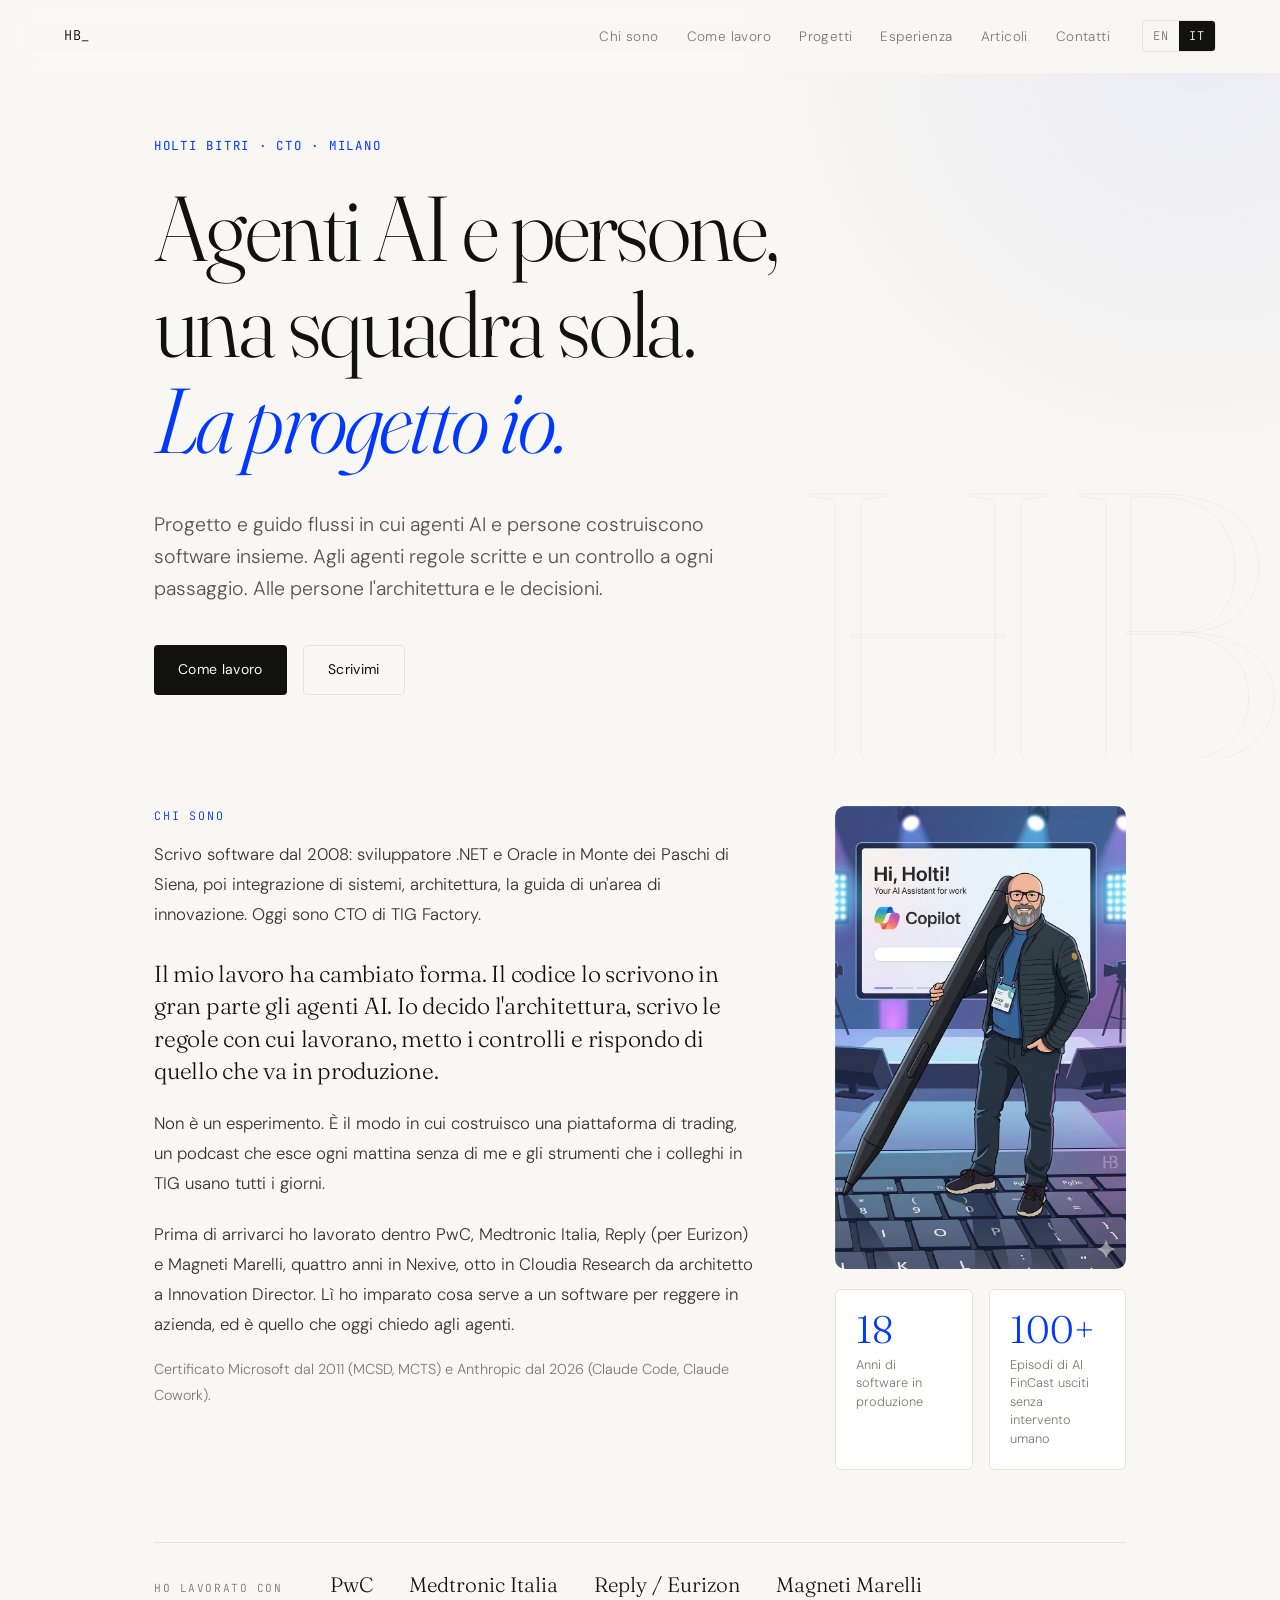
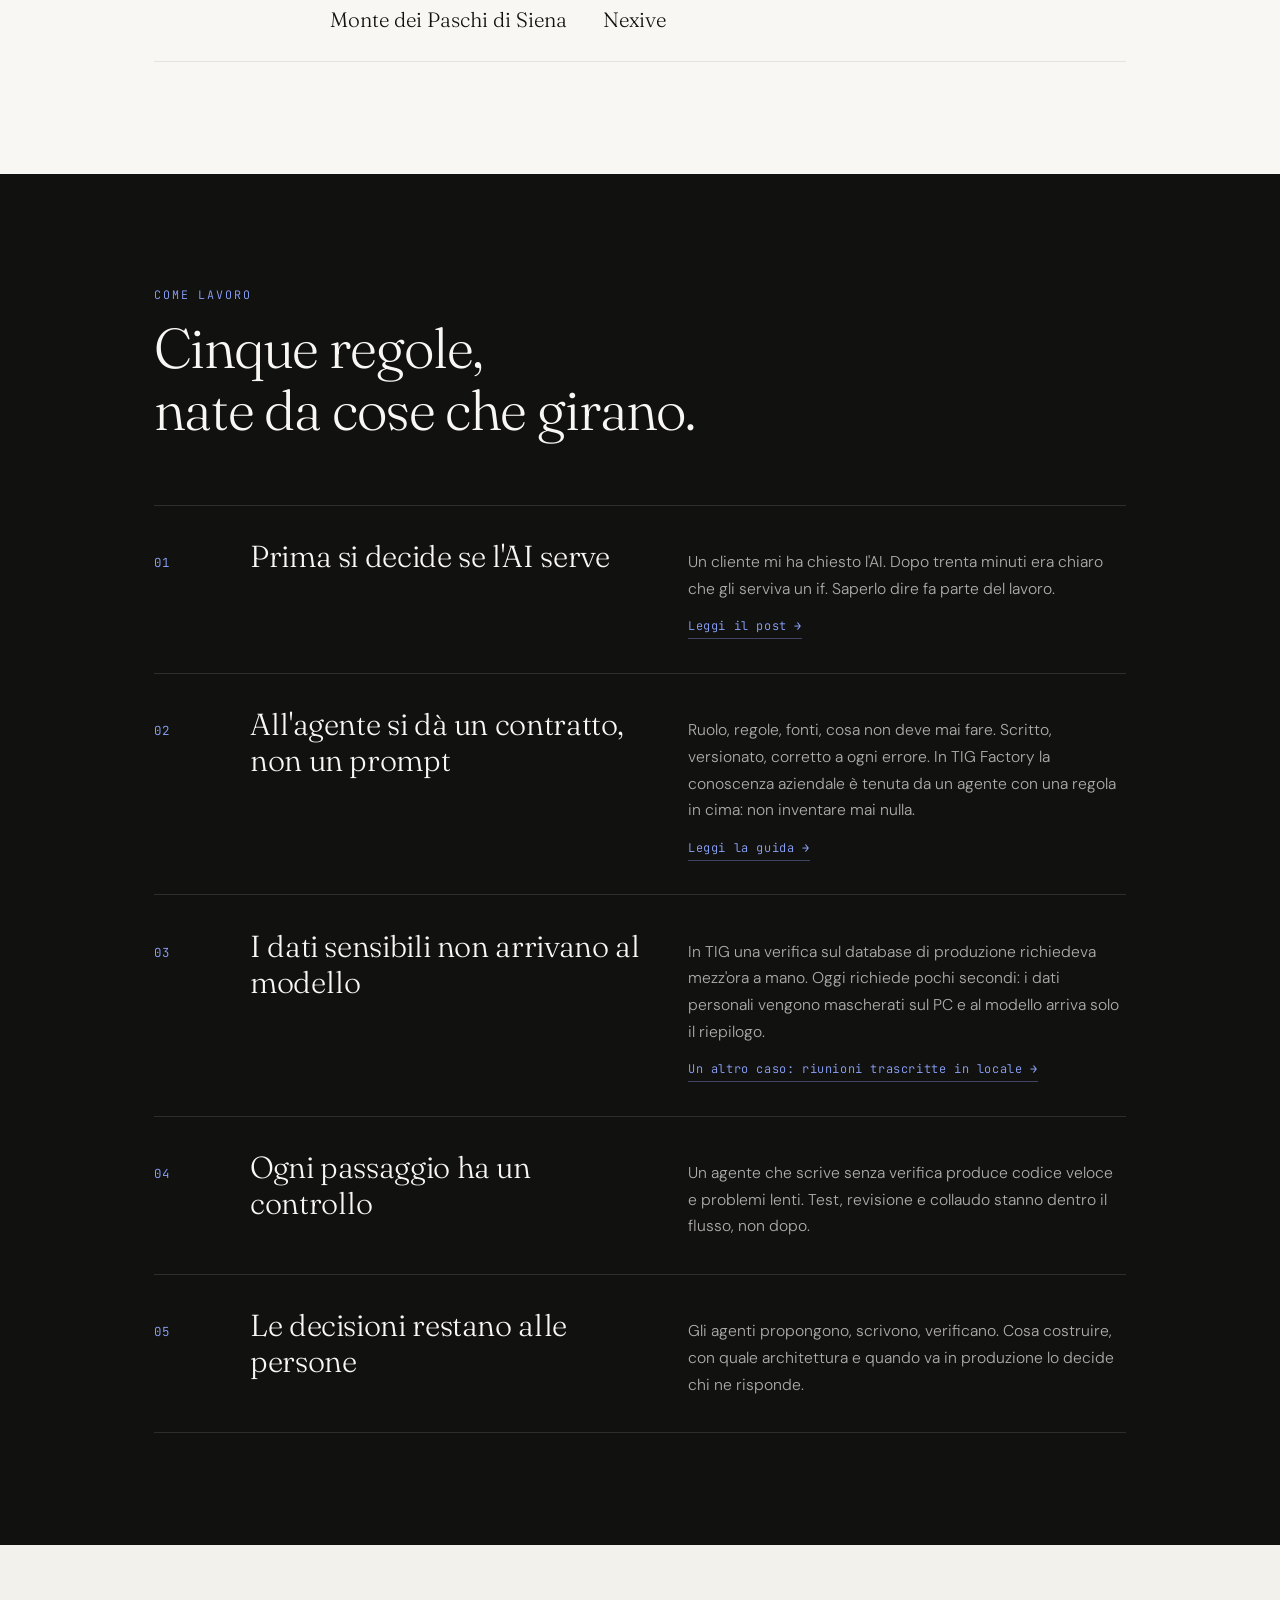
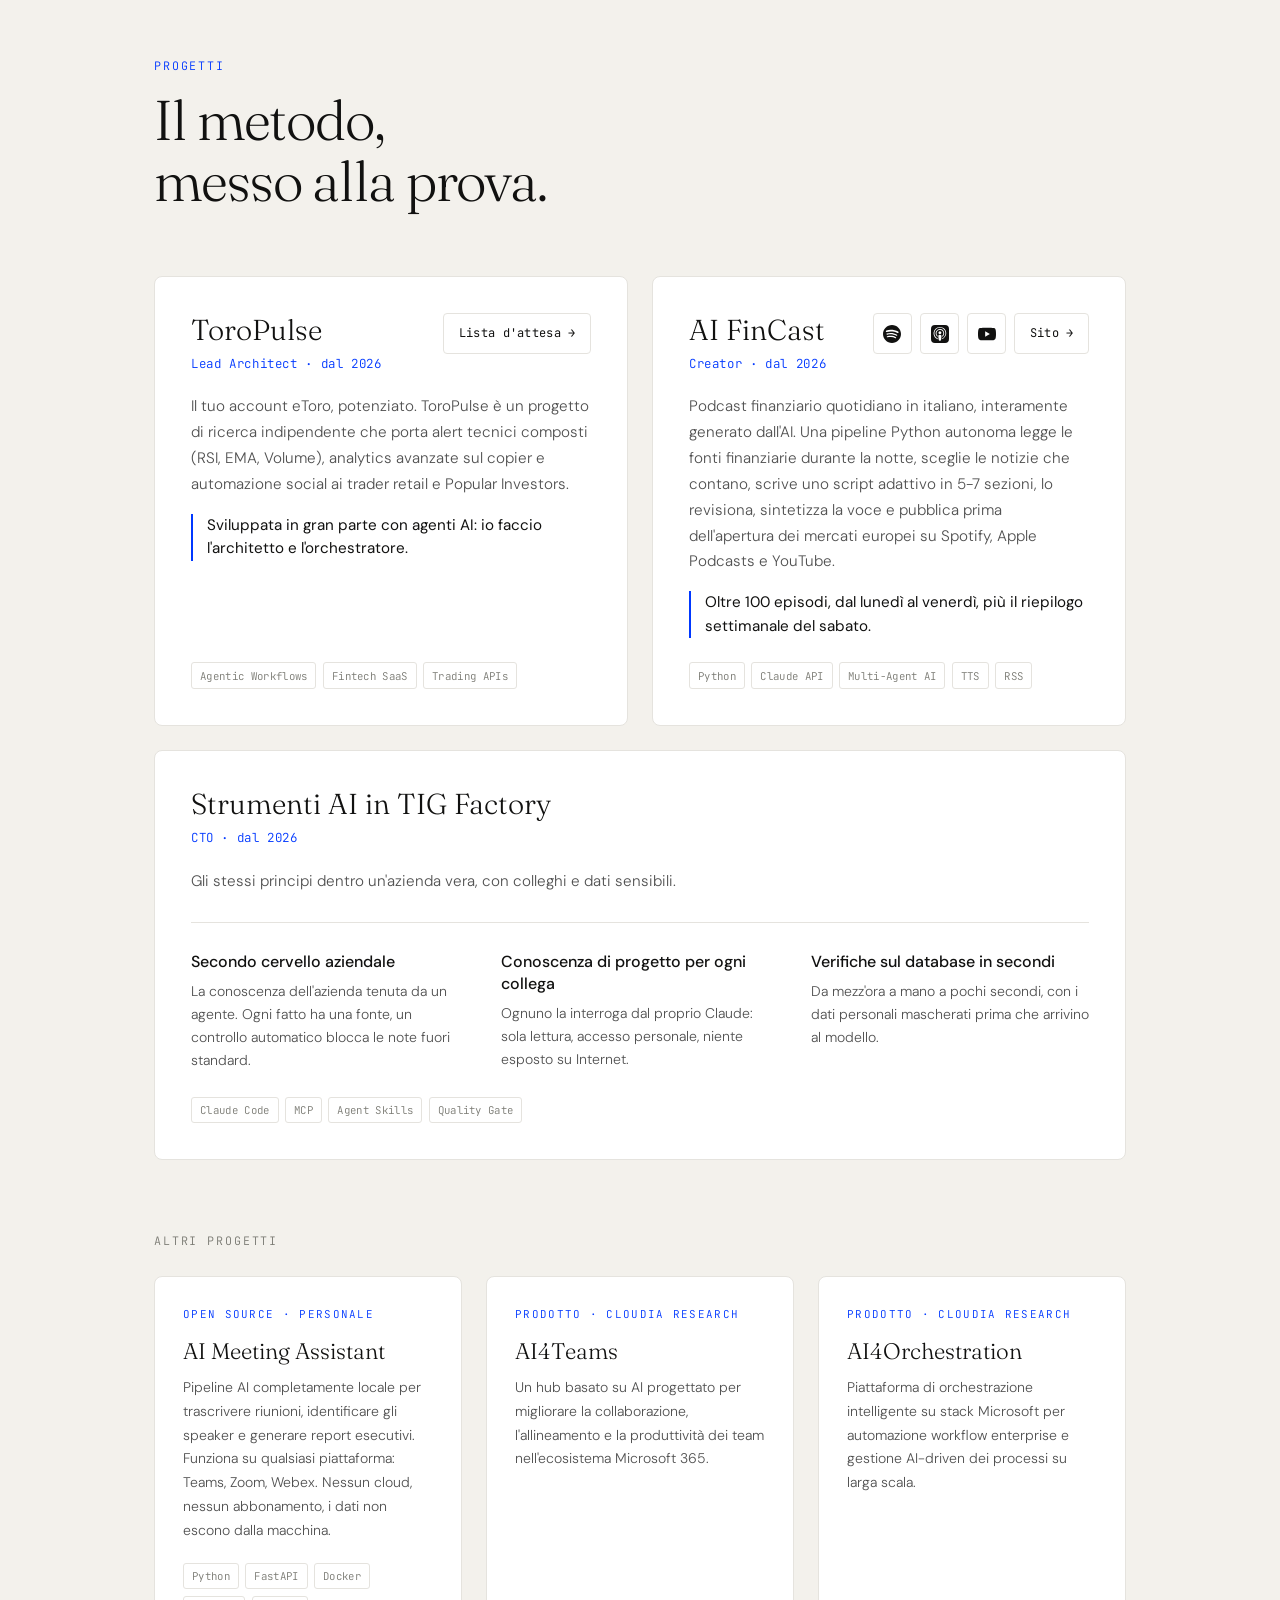
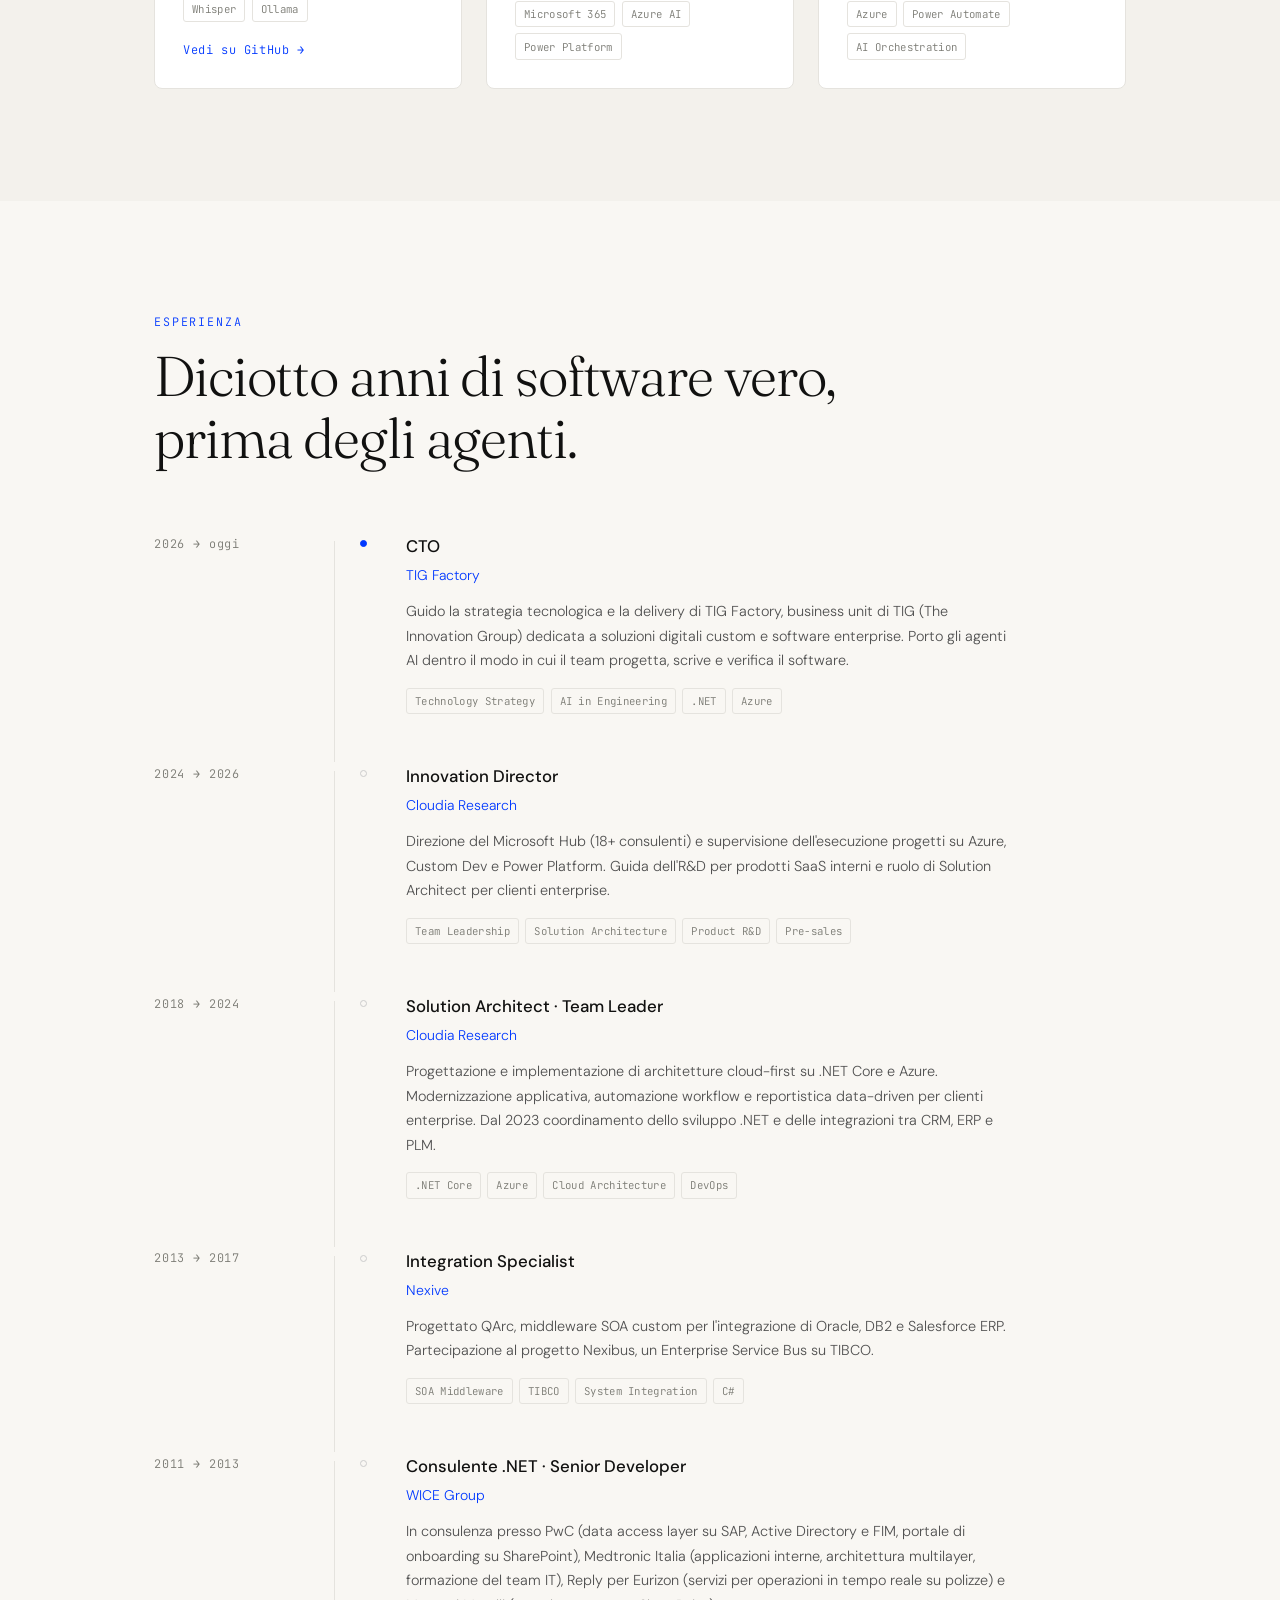
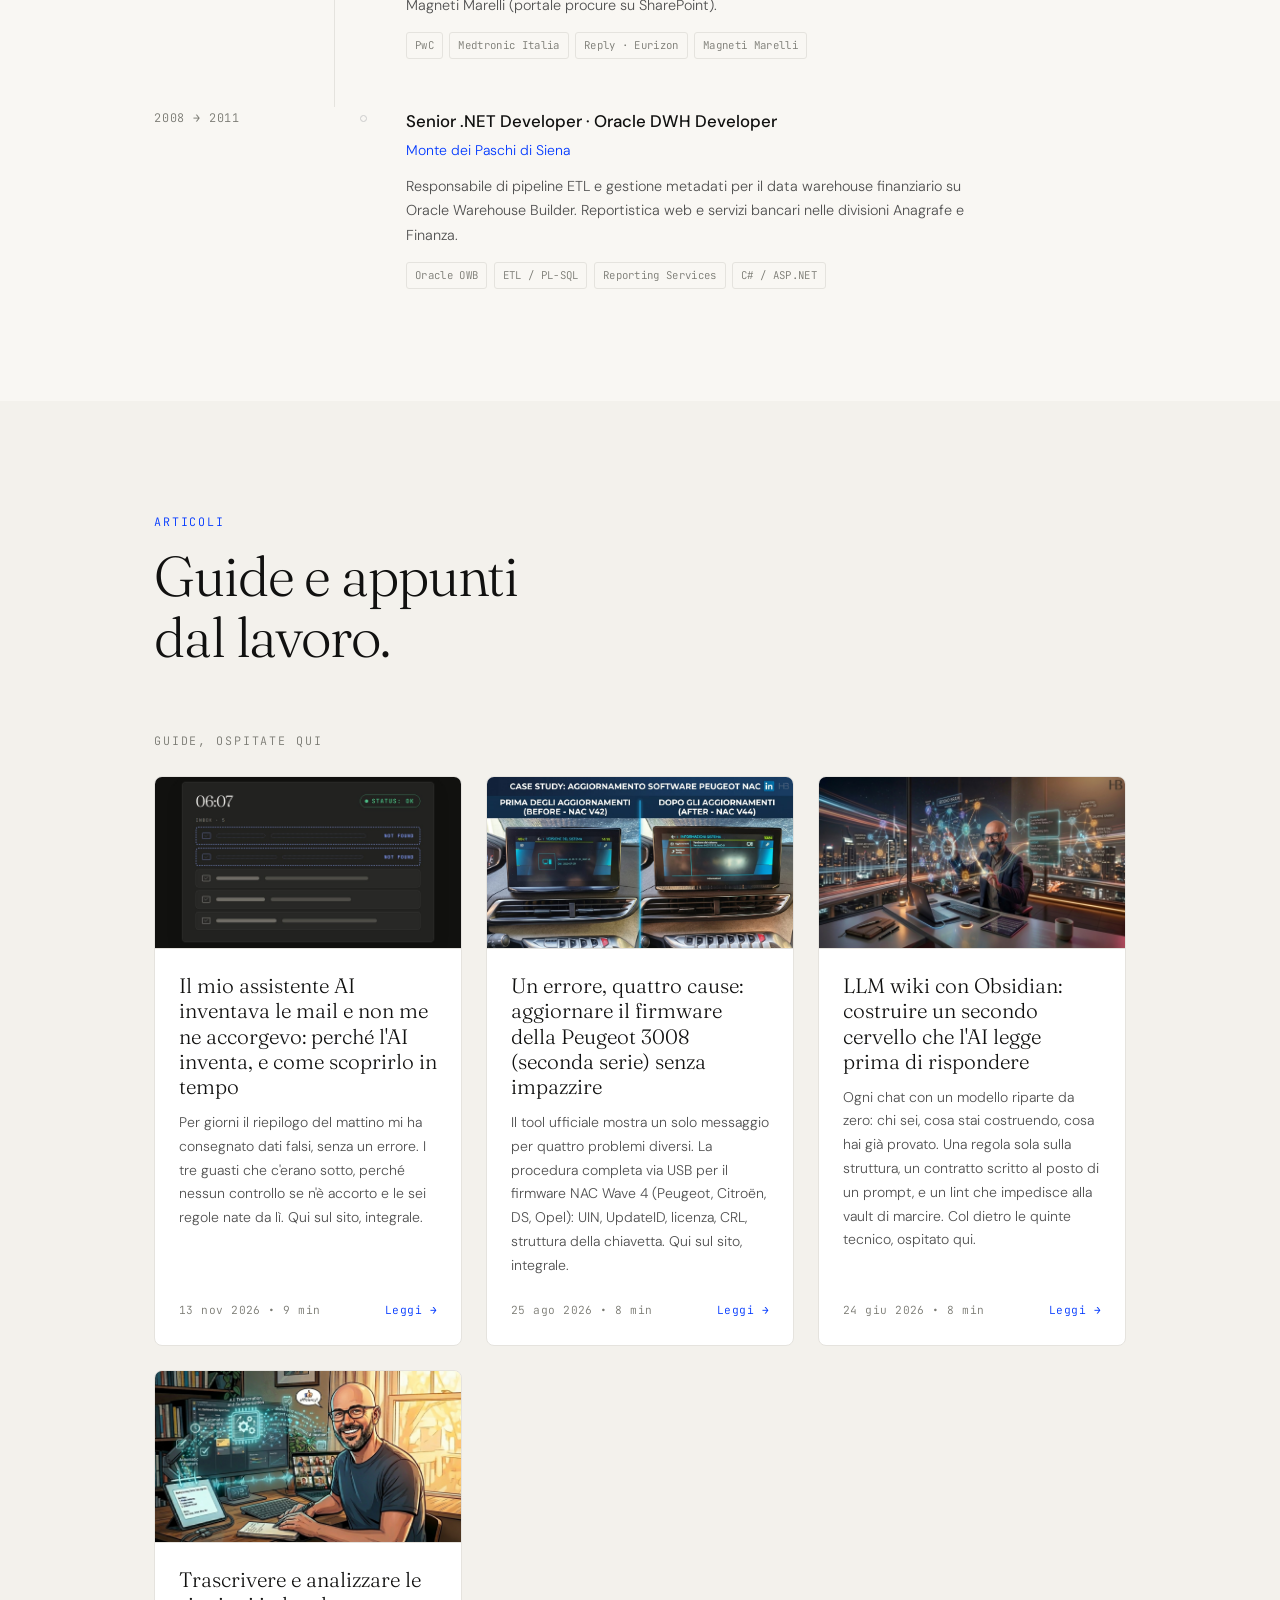
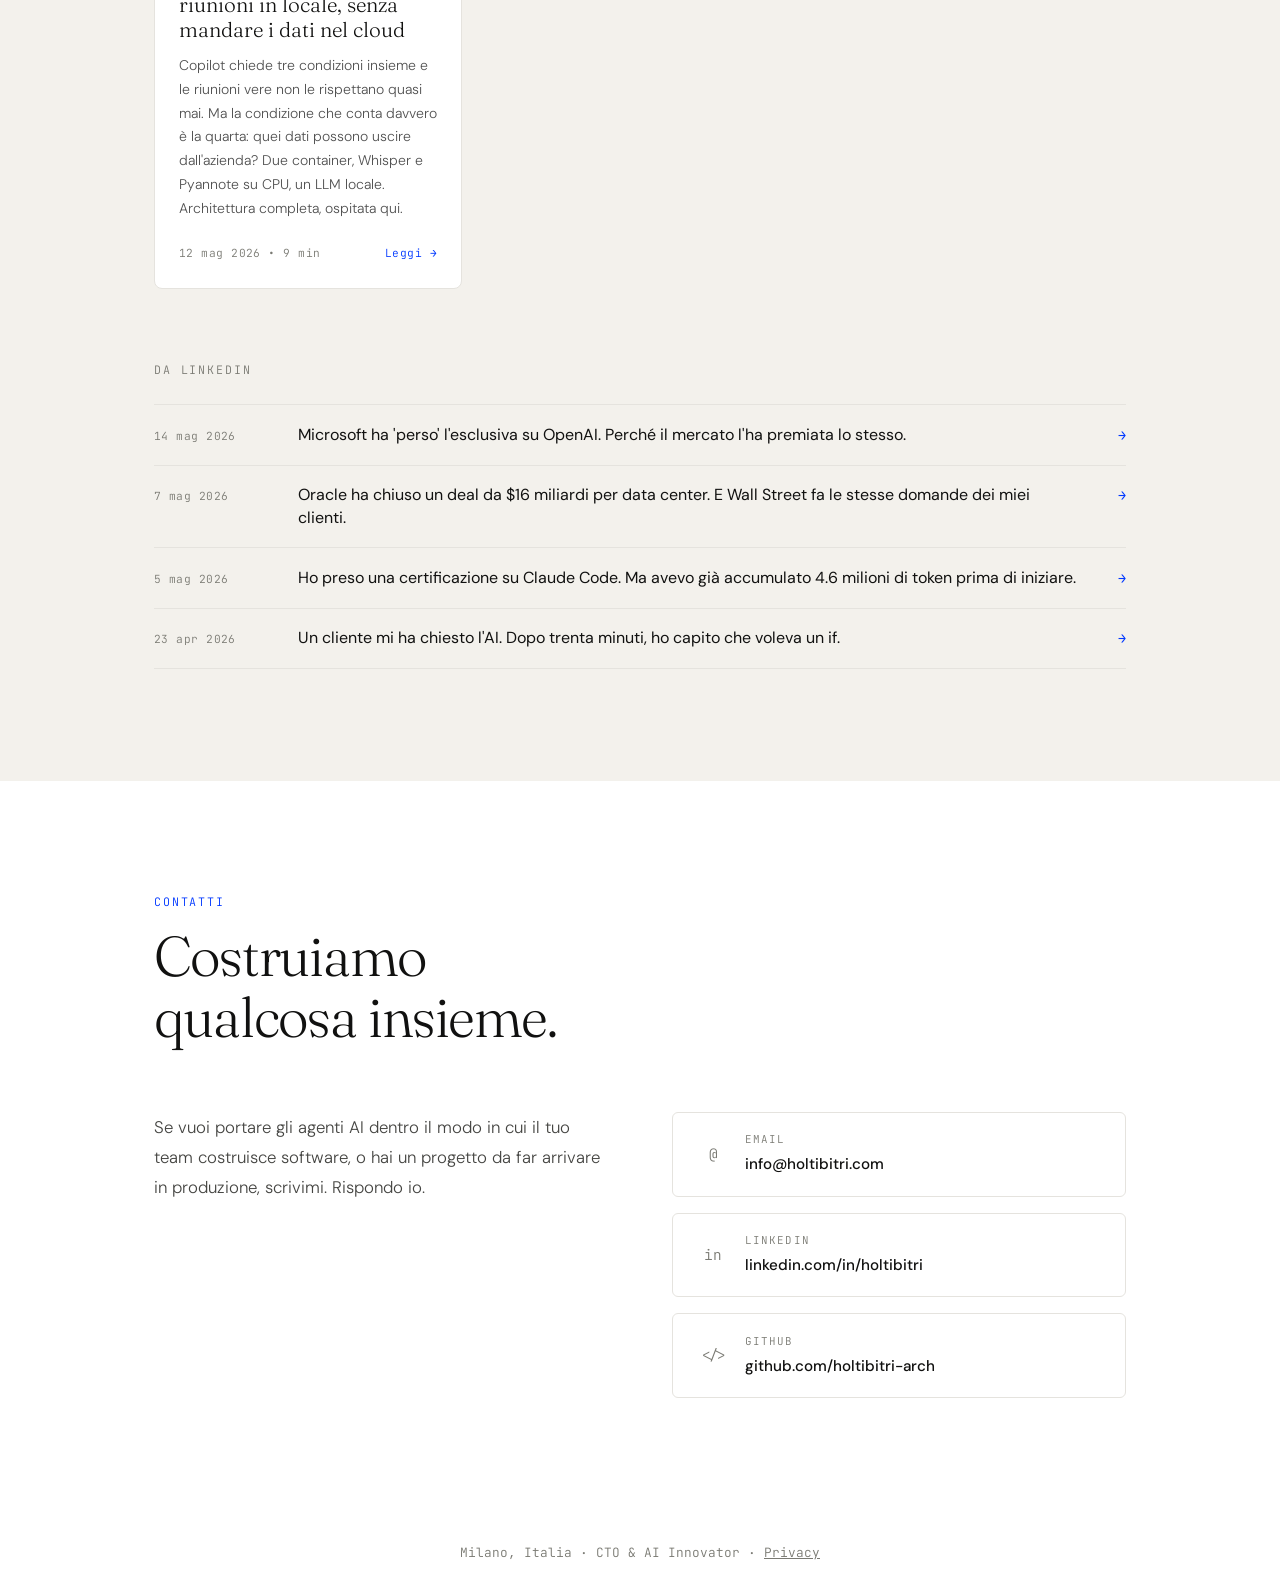
<file: it/index.html>
<!DOCTYPE html>
<html lang="it">
<head>
  <meta charset="UTF-8">
  <meta name="viewport" content="width=device-width, initial-scale=1.0">
  <!-- Pagina generata da tools/build_home.py. I testi stanno in tools/home_content.py,
       gli articoli in posts.json. Non modificare questo file a mano. -->
  <title>Holti Bitri | CTO: agenti AI e persone, una squadra sola</title>
  <meta name="description" content="Holti Bitri, CTO di TIG Factory. Progetto flussi in cui agenti AI e persone costruiscono software insieme. In produzione: ToroPulse e AI FinCast.">
  <meta name="robots" content="index, follow, max-snippet:-1, max-image-preview:large, max-video-preview:-1">
  <link rel="canonical" href="https://holtibitri.com/it/">
  <link rel="alternate" hreflang="en" href="https://holtibitri.com/">
  <link rel="alternate" hreflang="it" href="https://holtibitri.com/it/">
  <link rel="alternate" hreflang="x-default" href="https://holtibitri.com/">

  <meta property="og:type" content="website">
  <meta property="og:url" content="https://holtibitri.com/it/">
  <meta property="og:title" content="Agenti AI e persone, una squadra sola. La progetto io.">
  <meta property="og:description" content="Holti Bitri, CTO. Progetto e guido flussi in cui agenti AI e persone costruiscono software insieme: regole scritte, un controllo a ogni passaggio, decisioni umane.">
  <meta property="og:image" content="https://holtibitri.com/img/og-it.png">
  <meta property="og:image:width" content="1200">
  <meta property="og:image:height" content="630">
  <meta property="og:locale" content="it_IT">
  <meta property="og:locale:alternate" content="en_US">
  <meta property="og:updated_time" content="2026-11-13">

  <meta name="twitter:card" content="summary_large_image">
  <meta name="twitter:title" content="Agenti AI e persone, una squadra sola. La progetto io.">
  <meta name="twitter:description" content="Holti Bitri, CTO. Progetto e guido flussi in cui agenti AI e persone costruiscono software insieme: regole scritte, un controllo a ogni passaggio, decisioni umane.">
  <meta name="twitter:image" content="https://holtibitri.com/img/og-it.png">

  <link rel="icon" type="image/x-icon" href="/favicon.ico">
  <link rel="preconnect" href="https://fonts.googleapis.com">
  <link rel="preconnect" href="https://fonts.gstatic.com" crossorigin>
  <link href="https://fonts.googleapis.com/css2?family=Fraunces:ital,opsz,wght@0,9..144,300;0,9..144,400;1,9..144,300&amp;family=DM+Sans:wght@300;400;500&amp;family=JetBrains+Mono:wght@400;500&amp;display=swap" rel="stylesheet">

  <script type="application/ld+json">
  {
    "@context": "https://schema.org",
    "@graph": [
      {
        "@type": "WebSite",
        "@id": "https://holtibitri.com/#website",
        "url": "https://holtibitri.com/",
        "name": "Holti Bitri",
        "inLanguage": [
          "en",
          "it"
        ],
        "publisher": {
          "@id": "https://holtibitri.com/#person"
        }
      },
      {
        "@type": "ProfilePage",
        "@id": "https://holtibitri.com/it/#profile",
        "url": "https://holtibitri.com/it/",
        "name": "Holti Bitri | CTO: agenti AI e persone, una squadra sola",
        "description": "Holti Bitri, CTO di TIG Factory. Progetto flussi in cui agenti AI e persone costruiscono software insieme. In produzione: ToroPulse e AI FinCast.",
        "inLanguage": "it",
        "isPartOf": {
          "@id": "https://holtibitri.com/#website"
        },
        "mainEntity": {
          "@id": "https://holtibitri.com/#person"
        },
        "dateModified": "2026-11-13",
        "primaryImageOfPage": "https://holtibitri.com/img/og-it.png"
      },
      {
        "@type": "Person",
        "@id": "https://holtibitri.com/#person",
        "name": "Holti Bitri",
        "givenName": "Holti",
        "familyName": "Bitri",
        "jobTitle": "CTO & AI Innovator",
        "description": "Holti Bitri, CTO. Progetto e guido flussi in cui agenti AI e persone costruiscono software insieme: regole scritte, un controllo a ogni passaggio, decisioni umane.",
        "url": "https://holtibitri.com/",
        "image": "https://holtibitri.com/avatar.jpg",
        "email": "mailto:info@holtibitri.com",
        "worksFor": {
          "@type": "Organization",
          "name": "TIG Factory"
        },
        "address": {
          "@type": "PostalAddress",
          "addressLocality": "Milan",
          "addressCountry": "IT"
        },
        "knowsAbout": [
          "Agenti AI nello sviluppo software",
          "Flussi di lavoro agentici",
          "Sviluppo software con agenti AI e persone",
          "Claude Code",
          "Architettura software",
          "Microsoft Azure",
          ".NET",
          "Integrazione di sistemi",
          "Direzione tecnica"
        ],
        "knowsLanguage": [
          "it",
          "en"
        ],
        "sameAs": [
          "https://linkedin.com/in/holtibitri",
          "https://github.com/holtibitri-arch"
        ]
      }
    ]
  }
  </script>

  <link rel="stylesheet" href="/css/site.css">
  <link rel="stylesheet" href="/css/home.css">
  <script>document.documentElement.classList.add('js');</script>
  <script defer src="https://cloud.umami.is/script.js" data-website-id="4d89a1e3-8961-4b64-9579-4c118118822f"></script>
</head>
<body>

  <nav id="navbar">
    <a href="#home" class="nav-logo">HB_</a>
    <div class="nav-right">
      <ul class="nav-links" id="nav-links">
        <li><a href="#about">Chi sono</a></li>
        <li><a href="#method">Come lavoro</a></li>
        <li><a href="#projects">Progetti</a></li>
        <li><a href="#experience">Esperienza</a></li>
        <li><a href="#writing">Articoli</a></li>
        <li><a href="#contact">Contatti</a></li>
      </ul>
      <div class="lang-toggle">
        <a class="lang-btn" href="/" hreflang="en">EN</a>
        <a class="lang-btn active" aria-current="page" href="/it/" hreflang="it">IT</a>
      </div>
      <button class="nav-toggle" type="button" aria-label="Menu" aria-expanded="false" aria-controls="nav-links">
        <span></span><span></span><span></span>
      </button>
    </div>
  </nav>

  <header id="home" class="hero">
    <div class="container hero-inner">
      <h1 class="hero-h1">
        <span class="hero-eyebrow">Holti Bitri · CTO · Milano</span>
        <span class="hero-claim"><span class="line">Agenti AI e persone,</span> <span class="line">una squadra sola.</span> <em>La progetto io.</em></span>
      </h1>
      <p class="hero-sub">Progetto e guido flussi in cui agenti AI e persone costruiscono software insieme. Agli agenti regole scritte e un controllo a ogni passaggio. Alle persone l'architettura e le decisioni.</p>
      <div class="hero-cta">
        <a href="#method" class="btn btn-primary">Come lavoro</a>
        <a href="#contact" class="btn btn-secondary">Scrivimi</a>
      </div>
    </div>
  </header>

  <section id="about">
    <div class="container">
      <div class="about-grid">
        <div class="about-text reveal">
          <span class="section-label">Chi sono</span>
          <p>Scrivo software dal 2008: sviluppatore .NET e Oracle in Monte dei Paschi di Siena, poi integrazione di sistemi, architettura, la guida di un'area di innovazione. Oggi sono CTO di TIG Factory.</p>
          <p>Il mio lavoro ha cambiato forma. Il codice lo scrivono in gran parte gli agenti AI. Io decido l'architettura, scrivo le regole con cui lavorano, metto i controlli e rispondo di quello che va in produzione.</p>
          <p>Non è un esperimento. È il modo in cui costruisco una piattaforma di trading, un podcast che esce ogni mattina senza di me e gli strumenti che i colleghi in TIG usano tutti i giorni.</p>
          <p>Prima di arrivarci ho lavorato dentro PwC, Medtronic Italia, Reply (per Eurizon) e Magneti Marelli, quattro anni in Nexive, otto in Cloudia Research da architetto a Innovation Director. Lì ho imparato cosa serve a un software per reggere in azienda, ed è quello che oggi chiedo agli agenti.</p>
          <p>Certificato Microsoft dal 2011 (MCSD, MCTS) e Anthropic dal 2026 (Claude Code, Claude Cowork).</p>
        </div>
        <div class="about-side reveal">
          <img src="/avatar.jpg" alt="Holti Bitri, CTO di TIG Factory" class="about-avatar" width="900" height="1433" loading="lazy">
          <div class="about-stats">
            <div class="stat-card">
              <div class="stat-number">18</div>
              <div class="stat-label">Anni di software in produzione</div>
            </div>
            <div class="stat-card">
              <div class="stat-number">100+</div>
              <div class="stat-label">Episodi di AI FinCast usciti senza intervento umano</div>
            </div>
          </div>
        </div>
      </div>
      <div class="clients reveal">
        <span class="clients-label">Ho lavorato con</span>
        <ul class="clients-list"><li>PwC</li><li>Medtronic Italia</li><li>Reply / Eurizon</li><li>Magneti Marelli</li><li>Monte dei Paschi di Siena</li><li>Nexive</li></ul>
      </div>
    </div>
  </section>

  <section id="method">
    <div class="container">
      <div class="section-header reveal">
        <span class="section-label">Come lavoro</span>
        <h2 class="section-title">Cinque regole,<br>nate da cose che girano.</h2>
      </div>
      <ol class="rules">
        <li class="rule reveal">
          <span class="rule-num">01</span>
          <h3 class="rule-title">Prima si decide se l'AI serve</h3>
          <div class="rule-body">
            <p>Un cliente mi ha chiesto l'AI. Dopo trenta minuti era chiaro che gli serviva un if. Saperlo dire fa parte del lavoro.</p>
            <a class="rule-link" href="https://www.linkedin.com/feed/update/urn:li:activity:7452989725663084544/" target="_blank" rel="noopener noreferrer">Leggi il post &rarr;</a>
          </div>
        </li>
        <li class="rule reveal">
          <span class="rule-num">02</span>
          <h3 class="rule-title">All'agente si dà un contratto, non un prompt</h3>
          <div class="rule-body">
            <p>Ruolo, regole, fonti, cosa non deve mai fare. Scritto, versionato, corretto a ogni errore. In TIG Factory la conoscenza aziendale è tenuta da un agente con una regola in cima: non inventare mai nulla.</p>
            <a class="rule-link" href="/it/articoli/llm-wiki-obsidian-secondo-cervello-ai/">Leggi la guida &rarr;</a>
          </div>
        </li>
        <li class="rule reveal">
          <span class="rule-num">03</span>
          <h3 class="rule-title">I dati sensibili non arrivano al modello</h3>
          <div class="rule-body">
            <p>In TIG una verifica sul database di produzione richiedeva mezz'ora a mano. Oggi richiede pochi secondi: i dati personali vengono mascherati sul PC e al modello arriva solo il riepilogo.</p>
            <a class="rule-link" href="/it/articoli/trascrivere-riunioni-in-locale-senza-cloud/">Un altro caso: riunioni trascritte in locale &rarr;</a>
          </div>
        </li>
        <li class="rule reveal">
          <span class="rule-num">04</span>
          <h3 class="rule-title">Ogni passaggio ha un controllo</h3>
          <div class="rule-body">
            <p>Un agente che scrive senza verifica produce codice veloce e problemi lenti. Test, revisione e collaudo stanno dentro il flusso, non dopo.</p>
          </div>
        </li>
        <li class="rule reveal">
          <span class="rule-num">05</span>
          <h3 class="rule-title">Le decisioni restano alle persone</h3>
          <div class="rule-body">
            <p>Gli agenti propongono, scrivono, verificano. Cosa costruire, con quale architettura e quando va in produzione lo decide chi ne risponde.</p>
          </div>
        </li>
      </ol>
    </div>
  </section>

  <section id="projects">
    <div class="container">
      <div class="section-header reveal">
        <span class="section-label">Progetti</span>
        <h2 class="section-title">Il metodo,<br>messo alla prova.</h2>
      </div>
      <div class="featured-grid" id="featured-project">
        <article class="featured-card reveal">
          <div class="featured-head">
            <div>
              <h3 class="featured-title">ToroPulse</h3>
              <p class="featured-role">Lead Architect · dal 2026</p>
            </div>
            <div class="featured-actions">
              <a href="https://toropulse.app" target="_blank" rel="noopener noreferrer" class="btn btn-secondary btn-small">Lista d'attesa &rarr;</a>
            </div>
          </div>
          <p class="featured-text">Il tuo account eToro, potenziato. ToroPulse è un progetto di ricerca indipendente che porta alert tecnici composti (RSI, EMA, Volume), analytics avanzate sul copier e automazione social ai trader retail e Popular Investors.</p>
          <p class="featured-proof">Sviluppata in gran parte con agenti AI: io faccio l'architetto e l'orchestratore.</p>
          <div class="tags"><span class="tag">Agentic Workflows</span><span class="tag">Fintech SaaS</span><span class="tag">Trading APIs</span></div>
        </article>
        <article class="featured-card reveal">
          <div class="featured-head">
            <div>
              <h3 class="featured-title">AI FinCast</h3>
              <p class="featured-role">Creator · dal 2026</p>
            </div>
            <div class="featured-actions">
              <a href="https://open.spotify.com/show/033j5ueQUdbVL57XTdu9TF" target="_blank" rel="noopener noreferrer" class="btn btn-secondary btn-icon" aria-label="AI FinCast, Spotify" title="Spotify"><svg width="18" height="18" viewBox="0 0 24 24" aria-hidden="true" focusable="false" fill="currentColor"><path d="M12 0C5.4 0 0 5.4 0 12s5.4 12 12 12 12-5.4 12-12S18.66 0 12 0zm5.521 17.34c-.24.359-.66.48-1.021.24-2.82-1.74-6.36-2.101-10.561-1.141-.418.122-.779-.179-.899-.539-.12-.421.18-.78.54-.9 4.56-1.021 8.52-.6 11.64 1.32.42.18.479.659.301 1.02zm1.44-3.3c-.301.42-.841.6-1.262.3-3.239-1.98-8.159-2.58-11.939-1.38-.479.12-1.02-.12-1.14-.6-.12-.48.12-1.021.6-1.141C9.6 9.9 15 10.561 18.72 12.84c.361.181.54.78.241 1.2zm.12-3.36C15.24 8.4 8.82 8.16 5.16 9.301c-.6.179-1.2-.181-1.38-.721-.18-.601.18-1.2.72-1.381 4.26-1.26 11.28-1.02 15.721 1.621.539.3.719 1.02.419 1.56-.299.421-1.02.599-1.559.3z"/></svg></a>
              <a href="https://podcasts.apple.com/us/podcast/fincast-ai/id6807076540" target="_blank" rel="noopener noreferrer" class="btn btn-secondary btn-icon" aria-label="AI FinCast, Apple Podcasts" title="Apple Podcasts"><svg width="18" height="18" viewBox="0 0 24 24" aria-hidden="true" focusable="false" fill="currentColor"><path d="M5.34 0A5.328 5.328 0 000 5.34v13.32A5.328 5.328 0 005.34 24h13.32A5.328 5.328 0 0024 18.66V5.34A5.328 5.328 0 0018.66 0zm6.525 2.568c2.336 0 4.448.902 6.056 2.587 1.224 1.272 1.912 2.619 2.264 4.392.12.59.12 2.2.007 2.864a8.506 8.506 0 01-3.24 5.296c-.608.46-2.096 1.261-2.336 1.261-.088 0-.096-.091-.056-.46.072-.592.144-.715.48-.856.536-.224 1.448-.874 2.008-1.435a7.644 7.644 0 002.008-3.536c.208-.824.184-2.656-.048-3.504-.728-2.696-2.928-4.792-5.624-5.352-.784-.16-2.208-.16-3 0-2.728.56-4.984 2.76-5.672 5.528-.184.752-.184 2.584 0 3.336.456 1.832 1.64 3.512 3.192 4.512.304.2.672.408.824.472.336.144.408.264.472.856.04.36.03.464-.056.464-.056 0-.464-.176-.896-.384l-.04-.03c-2.472-1.216-4.056-3.274-4.632-6.012-.144-.706-.168-2.392-.03-3.04.36-1.74 1.048-3.1 2.192-4.304 1.648-1.737 3.768-2.656 6.128-2.656zm.134 2.81c.409.004.803.04 1.106.106 2.784.62 4.76 3.408 4.376 6.174-.152 1.114-.536 2.03-1.216 2.88-.336.43-1.152 1.15-1.296 1.15-.023 0-.048-.272-.048-.603v-.605l.416-.496c1.568-1.878 1.456-4.502-.256-6.224-.664-.67-1.432-1.064-2.424-1.246-.64-.118-.776-.118-1.448-.008-1.02.167-1.81.562-2.512 1.256-1.72 1.704-1.832 4.342-.264 6.222l.413.496v.608c0 .336-.027.608-.06.608-.03 0-.264-.16-.512-.36l-.034-.011c-.832-.664-1.568-1.842-1.872-2.997-.184-.698-.184-2.024.008-2.72.504-1.878 1.888-3.335 3.808-4.019.41-.145 1.133-.22 1.814-.211zm-.13 2.99c.31 0 .62.06.844.178.488.253.888.745 1.04 1.259.464 1.578-1.208 2.96-2.72 2.254h-.015c-.712-.331-1.096-.956-1.104-1.77 0-.733.408-1.371 1.112-1.745.224-.117.534-.176.844-.176zm-.011 4.728c.988-.004 1.706.349 1.97.97.198.464.124 1.932-.218 4.302-.232 1.656-.36 2.074-.68 2.356-.44.39-1.064.498-1.656.288h-.003c-.716-.257-.87-.605-1.164-2.644-.341-2.37-.416-3.838-.218-4.302.262-.616.974-.966 1.97-.97z"/></svg></a>
              <a href="https://youtube.com/playlist?list=PL62zLK--DCehR0PF5Pl2Ok9Ay8Voc3Zw4" target="_blank" rel="noopener noreferrer" class="btn btn-secondary btn-icon" aria-label="AI FinCast, YouTube" title="YouTube"><svg width="18" height="18" viewBox="0 0 24 24" aria-hidden="true" focusable="false" fill="currentColor"><path d="M23.498 6.186a3.016 3.016 0 0 0-2.122-2.136C19.505 3.545 12 3.545 12 3.545s-7.505 0-9.377.505A3.017 3.017 0 0 0 .502 6.186C0 8.07 0 12 0 12s0 3.93.502 5.814a3.016 3.016 0 0 0 2.122 2.136c1.871.505 9.376.505 9.376.505s7.505 0 9.377-.505a3.015 3.015 0 0 0 2.122-2.136C24 15.93 24 12 24 12s0-3.93-.502-5.814zM9.545 15.568V8.432L15.818 12l-6.273 3.568z"/></svg></a>
              <a href="https://fincast.holtibitri.com/" target="_blank" rel="noopener noreferrer" class="btn btn-secondary btn-small">Sito &rarr;</a>
            </div>
          </div>
          <p class="featured-text">Podcast finanziario quotidiano in italiano, interamente generato dall'AI. Una pipeline Python autonoma legge le fonti finanziarie durante la notte, sceglie le notizie che contano, scrive uno script adattivo in 5-7 sezioni, lo revisiona, sintetizza la voce e pubblica prima dell'apertura dei mercati europei su Spotify, Apple Podcasts e YouTube.</p>
          <p class="featured-proof">Oltre 100 episodi, dal lunedì al venerdì, più il riepilogo settimanale del sabato.</p>
          <div class="tags"><span class="tag">Python</span><span class="tag">Claude API</span><span class="tag">Multi-Agent AI</span><span class="tag">TTS</span><span class="tag">RSS</span></div>
        </article>
        <article class="featured-card featured-wide reveal">
          <div class="featured-head">
            <div>
              <h3 class="featured-title">Strumenti AI in TIG Factory</h3>
              <p class="featured-role">CTO · dal 2026</p>
            </div>
          </div>
          <p class="featured-text">Gli stessi principi dentro un'azienda vera, con colleghi e dati sensibili.</p>
          <div class="tool-grid">
            <div class="tool">
              <h4 class="tool-title">Secondo cervello aziendale</h4>
              <p>La conoscenza dell'azienda tenuta da un agente. Ogni fatto ha una fonte, un controllo automatico blocca le note fuori standard.</p>
            </div>
            <div class="tool">
              <h4 class="tool-title">Conoscenza di progetto per ogni collega</h4>
              <p>Ognuno la interroga dal proprio Claude: sola lettura, accesso personale, niente esposto su Internet.</p>
            </div>
            <div class="tool">
              <h4 class="tool-title">Verifiche sul database in secondi</h4>
              <p>Da mezz'ora a mano a pochi secondi, con i dati personali mascherati prima che arrivino al modello.</p>
            </div>
          </div>
          <div class="tags"><span class="tag">Claude Code</span><span class="tag">MCP</span><span class="tag">Agent Skills</span><span class="tag">Quality Gate</span></div>
        </article>
      </div>
      <span class="section-label sub-label">Altri progetti</span>
      <div class="projects-grid">
        <article class="project-card reveal">
          <div class="project-type">Open Source · Personale</div>
          <h3 class="project-title">AI Meeting Assistant</h3>
          <p class="project-desc">Pipeline AI completamente locale per trascrivere riunioni, identificare gli speaker e generare report esecutivi. Funziona su qualsiasi piattaforma: Teams, Zoom, Webex. Nessun cloud, nessun abbonamento, i dati non escono dalla macchina.</p>
          <div class="tags"><span class="tag">Python</span><span class="tag">FastAPI</span><span class="tag">Docker</span><span class="tag">Whisper</span><span class="tag">Ollama</span></div>
          <a class="project-link" href="https://github.com/holtibitri-arch/AI-Meeting-Assistant" target="_blank" rel="noopener noreferrer">Vedi su GitHub &rarr;</a>
        </article>
        <article class="project-card reveal">
          <div class="project-type">Prodotto · Cloudia Research</div>
          <h3 class="project-title">AI4Teams</h3>
          <p class="project-desc">Un hub basato su AI progettato per migliorare la collaborazione, l'allineamento e la produttività dei team nell'ecosistema Microsoft 365.</p>
          <div class="tags"><span class="tag">Microsoft 365</span><span class="tag">Azure AI</span><span class="tag">Power Platform</span></div>
        </article>
        <article class="project-card reveal">
          <div class="project-type">Prodotto · Cloudia Research</div>
          <h3 class="project-title">AI4Orchestration</h3>
          <p class="project-desc">Piattaforma di orchestrazione intelligente su stack Microsoft per automazione workflow enterprise e gestione AI-driven dei processi su larga scala.</p>
          <div class="tags"><span class="tag">Azure</span><span class="tag">Power Automate</span><span class="tag">AI Orchestration</span></div>
        </article>
      </div>
    </div>
  </section>

  <section id="experience">
    <div class="container">
      <div class="section-header reveal">
        <span class="section-label">Esperienza</span>
        <h2 class="section-title">Diciotto anni di software vero,<br>prima degli agenti.</h2>
      </div>
      <div class="timeline">
        <div class="timeline-item reveal">
          <div class="timeline-left">
            <div class="timeline-date">2026 &rarr; oggi</div>
          </div>
          <div class="timeline-right">
            <div class="timeline-role">CTO</div>
            <div class="timeline-company">TIG Factory</div>
            <div class="timeline-desc">Guido la strategia tecnologica e la delivery di TIG Factory, business unit di TIG (The Innovation Group) dedicata a soluzioni digitali custom e software enterprise. Porto gli agenti AI dentro il modo in cui il team progetta, scrive e verifica il software.</div>
            <div class="tags"><span class="tag">Technology Strategy</span><span class="tag">AI in Engineering</span><span class="tag">.NET</span><span class="tag">Azure</span></div>
          </div>
        </div>
        <div class="timeline-item reveal">
          <div class="timeline-left">
            <div class="timeline-date">2024 &rarr; 2026</div>
          </div>
          <div class="timeline-right">
            <div class="timeline-role">Innovation Director</div>
            <div class="timeline-company">Cloudia Research</div>
            <div class="timeline-desc">Direzione del Microsoft Hub (18+ consulenti) e supervisione dell'esecuzione progetti su Azure, Custom Dev e Power Platform. Guida dell'R&amp;D per prodotti SaaS interni e ruolo di Solution Architect per clienti enterprise.</div>
            <div class="tags"><span class="tag">Team Leadership</span><span class="tag">Solution Architecture</span><span class="tag">Product R&amp;D</span><span class="tag">Pre-sales</span></div>
          </div>
        </div>
        <div class="timeline-item reveal">
          <div class="timeline-left">
            <div class="timeline-date">2018 &rarr; 2024</div>
          </div>
          <div class="timeline-right">
            <div class="timeline-role">Solution Architect · Team Leader</div>
            <div class="timeline-company">Cloudia Research</div>
            <div class="timeline-desc">Progettazione e implementazione di architetture cloud-first su .NET Core e Azure. Modernizzazione applicativa, automazione workflow e reportistica data-driven per clienti enterprise. Dal 2023 coordinamento dello sviluppo .NET e delle integrazioni tra CRM, ERP e PLM.</div>
            <div class="tags"><span class="tag">.NET Core</span><span class="tag">Azure</span><span class="tag">Cloud Architecture</span><span class="tag">DevOps</span></div>
          </div>
        </div>
        <div class="timeline-item reveal">
          <div class="timeline-left">
            <div class="timeline-date">2013 &rarr; 2017</div>
          </div>
          <div class="timeline-right">
            <div class="timeline-role">Integration Specialist</div>
            <div class="timeline-company">Nexive</div>
            <div class="timeline-desc">Progettato QArc, middleware SOA custom per l'integrazione di Oracle, DB2 e Salesforce ERP. Partecipazione al progetto Nexibus, un Enterprise Service Bus su TIBCO.</div>
            <div class="tags"><span class="tag">SOA Middleware</span><span class="tag">TIBCO</span><span class="tag">System Integration</span><span class="tag">C#</span></div>
          </div>
        </div>
        <div class="timeline-item reveal">
          <div class="timeline-left">
            <div class="timeline-date">2011 &rarr; 2013</div>
          </div>
          <div class="timeline-right">
            <div class="timeline-role">Consulente .NET · Senior Developer</div>
            <div class="timeline-company">WICE Group</div>
            <div class="timeline-desc">In consulenza presso PwC (data access layer su SAP, Active Directory e FIM, portale di onboarding su SharePoint), Medtronic Italia (applicazioni interne, architettura multilayer, formazione del team IT), Reply per Eurizon (servizi per operazioni in tempo reale su polizze) e Magneti Marelli (portale procure su SharePoint).</div>
            <div class="tags"><span class="tag">PwC</span><span class="tag">Medtronic Italia</span><span class="tag">Reply · Eurizon</span><span class="tag">Magneti Marelli</span></div>
          </div>
        </div>
        <div class="timeline-item reveal">
          <div class="timeline-left">
            <div class="timeline-date">2008 &rarr; 2011</div>
          </div>
          <div class="timeline-right">
            <div class="timeline-role">Senior .NET Developer · Oracle DWH Developer</div>
            <div class="timeline-company">Monte dei Paschi di Siena</div>
            <div class="timeline-desc">Responsabile di pipeline ETL e gestione metadati per il data warehouse finanziario su Oracle Warehouse Builder. Reportistica web e servizi bancari nelle divisioni Anagrafe e Finanza.</div>
            <div class="tags"><span class="tag">Oracle OWB</span><span class="tag">ETL / PL-SQL</span><span class="tag">Reporting Services</span><span class="tag">C# / ASP.NET</span></div>
          </div>
        </div>
      </div>
    </div>
  </section>

  <section id="writing">
    <div class="container">
      <div class="section-header reveal">
        <span class="section-label">Articoli</span>
        <h2 class="section-title">Guide e appunti<br>dal lavoro.</h2>
      </div>
      <span class="section-label sub-label">Guide, ospitate qui</span>
      <div class="guides-grid">
        <a href="/it/articoli/assistente-ai-inventa-mail-come-accorgersene/" class="guide-card reveal">
          <img src="/img/assistente-ai-mail-inventate.jpg" alt="Illustrazione: un riepilogo del mattino con lo stato OK e cinque mail in elenco, due delle quali tratteggiate e marcate come mai trovate" class="guide-cover" loading="lazy">
          <div class="guide-body">
            <h3 class="guide-title">Il mio assistente AI inventava le mail e non me ne accorgevo: perché l'AI inventa, e come scoprirlo in tempo</h3>
            <p class="guide-excerpt">Per giorni il riepilogo del mattino mi ha consegnato dati falsi, senza un errore. I tre guasti che c'erano sotto, perché nessun controllo se n'è accorto e le sei regole nate da lì. Qui sul sito, integrale.</p>
            <div class="guide-footer">
              <span class="guide-meta">13 nov 2026 &bull; 9 min</span>
              <span class="guide-cta">Leggi &rarr;</span>
            </div>
          </div>
        </a>
        <a href="/it/articoli/peugeot-3008-aggiornamento-firmware-errore/" class="guide-card reveal">
          <img src="/img/peugeot-3008-nac-firmware-before-after.jpg" alt="Schermo infotainment Peugeot 3008 prima e dopo l&#x27;aggiornamento firmware NAC: versione 42.03.31.32 del 2020 a sinistra, versione 44.07.33.32 a destra" class="guide-cover" loading="lazy">
          <div class="guide-body">
            <h3 class="guide-title">Un errore, quattro cause: aggiornare il firmware della Peugeot 3008 (seconda serie) senza impazzire</h3>
            <p class="guide-excerpt">Il tool ufficiale mostra un solo messaggio per quattro problemi diversi. La procedura completa via USB per il firmware NAC Wave 4 (Peugeot, Citroën, DS, Opel): UIN, UpdateID, licenza, CRL, struttura della chiavetta. Qui sul sito, integrale.</p>
            <div class="guide-footer">
              <span class="guide-meta">25 ago 2026 &bull; 8 min</span>
              <span class="guide-cta">Leggi &rarr;</span>
            </div>
          </div>
        </a>
        <a href="/it/articoli/llm-wiki-obsidian-secondo-cervello-ai/" class="guide-card reveal">
          <img src="/img/llm-wiki-obsidian-secondo-cervello.jpg" alt="Illustrazione: una scrivania in un ufficio di notte davanti allo skyline di una citta&#x27;, con un grafo di conoscenza olografico etichettato Second Brain e pannelli che mostrano un agente AI mentre collega nodi, riassume le note del giorno e propone contenuti correlati" class="guide-cover" loading="lazy">
          <div class="guide-body">
            <h3 class="guide-title">LLM wiki con Obsidian: costruire un secondo cervello che l'AI legge prima di rispondere</h3>
            <p class="guide-excerpt">Ogni chat con un modello riparte da zero: chi sei, cosa stai costruendo, cosa hai già provato. Una regola sola sulla struttura, un contratto scritto al posto di un prompt, e un lint che impedisce alla vault di marcire. Col dietro le quinte tecnico, ospitato qui.</p>
            <div class="guide-footer">
              <span class="guide-meta">24 giu 2026 &bull; 8 min</span>
              <span class="guide-cta">Leggi &rarr;</span>
            </div>
          </div>
        </a>
        <a href="/it/articoli/trascrivere-riunioni-in-locale-senza-cloud/" class="guide-card reveal">
          <img src="/img/ai-meeting-assistant-locale.jpg" alt="Illustrazione della postazione di lavoro: un monitor con la dashboard della riunione, un portatile in videochiamata con il team e un tablet che mostra il riassunto, con etichette su trascrizione automatica, capitoli e assegnazione dei task" class="guide-cover" loading="lazy">
          <div class="guide-body">
            <h3 class="guide-title">Trascrivere e analizzare le riunioni in locale, senza mandare i dati nel cloud</h3>
            <p class="guide-excerpt">Copilot chiede tre condizioni insieme e le riunioni vere non le rispettano quasi mai. Ma la condizione che conta davvero è la quarta: quei dati possono uscire dall'azienda? Due container, Whisper e Pyannote su CPU, un LLM locale. Architettura completa, ospitata qui.</p>
            <div class="guide-footer">
              <span class="guide-meta">12 mag 2026 &bull; 9 min</span>
              <span class="guide-cta">Leggi &rarr;</span>
            </div>
          </div>
        </a>
      </div>
      <span class="section-label sub-label">Da LinkedIn</span>
      <div class="posts-list reveal">
        <a href="https://www.linkedin.com/pulse/microsoft-ha-perso-lesclusiva-su-openai-perch%25C3%25A9-il-mercato-holti-bitri-owlaf/" target="_blank" rel="noopener noreferrer" class="post-row">
          <span class="post-date">14 mag 2026</span>
          <span class="post-title">Microsoft ha 'perso' l'esclusiva su OpenAI. Perché il mercato l'ha premiata lo stesso.</span>
          <span class="post-arrow" aria-hidden="true">&rarr;</span>
        </a>
        <a href="https://www.linkedin.com/feed/update/urn:li:activity:7458063086437015553/" target="_blank" rel="noopener noreferrer" class="post-row">
          <span class="post-date">7 mag 2026</span>
          <span class="post-title">Oracle ha chiuso un deal da $16 miliardi per data center. E Wall Street fa le stesse domande dei miei clienti.</span>
          <span class="post-arrow" aria-hidden="true">&rarr;</span>
        </a>
        <a href="https://www.linkedin.com/feed/update/urn:li:activity:7457338421670375426/" target="_blank" rel="noopener noreferrer" class="post-row">
          <span class="post-date">5 mag 2026</span>
          <span class="post-title">Ho preso una certificazione su Claude Code. Ma avevo già accumulato 4.6 milioni di token prima di iniziare.</span>
          <span class="post-arrow" aria-hidden="true">&rarr;</span>
        </a>
        <a href="https://www.linkedin.com/feed/update/urn:li:activity:7452989725663084544/" target="_blank" rel="noopener noreferrer" class="post-row">
          <span class="post-date">23 apr 2026</span>
          <span class="post-title">Un cliente mi ha chiesto l'AI. Dopo trenta minuti, ho capito che voleva un if.</span>
          <span class="post-arrow" aria-hidden="true">&rarr;</span>
        </a>
      </div>
    </div>
  </section>

  <section id="contact">
    <div class="container">
      <div class="section-header reveal">
        <span class="section-label">Contatti</span>
        <h2 class="section-title">Costruiamo<br>qualcosa insieme.</h2>
      </div>
      <div class="contact-inner reveal">
        <div class="contact-text"><p>Se vuoi portare gli agenti AI dentro il modo in cui il tuo team costruisce software, o hai un progetto da far arrivare in produzione, scrivimi. Rispondo io.</p></div>
        <div class="contact-links">
          <a href="mailto:info@holtibitri.com" class="contact-link">
            <div class="contact-link-icon" aria-hidden="true">@</div>
            <div class="contact-link-info">
              <span class="contact-link-label">Email</span>
              <span class="contact-link-value">info@holtibitri.com</span>
            </div>
          </a>
          <a href="https://linkedin.com/in/holtibitri" target="_blank" rel="me noopener noreferrer" class="contact-link">
            <div class="contact-link-icon" aria-hidden="true">in</div>
            <div class="contact-link-info">
              <span class="contact-link-label">LinkedIn</span>
              <span class="contact-link-value">linkedin.com/in/holtibitri</span>
            </div>
          </a>
          <a href="https://github.com/holtibitri-arch" target="_blank" rel="me noopener noreferrer" class="contact-link">
            <div class="contact-link-icon" aria-hidden="true">&lt;/&gt;</div>
            <div class="contact-link-info">
              <span class="contact-link-label">GitHub</span>
              <span class="contact-link-value">github.com/holtibitri-arch</span>
            </div>
          </a>
        </div>
      </div>
    </div>
  </section>

  <footer>
    Milano, Italia · CTO &amp; AI Innovator &middot; <a href="/it/privacy/">Privacy</a>
  </footer>

  <script>
    (function () {
      var navbar = document.getElementById('navbar');
      var toggle = navbar.querySelector('.nav-toggle');

      window.addEventListener('scroll', function () {
        navbar.classList.toggle('scrolled', window.scrollY > 20);
      }, { passive: true });

      function closeMenu() {
        navbar.classList.remove('open');
        toggle.setAttribute('aria-expanded', 'false');
      }
      toggle.addEventListener('click', function () {
        var open = navbar.classList.toggle('open');
        toggle.setAttribute('aria-expanded', open ? 'true' : 'false');
      });
      navbar.querySelectorAll('.nav-links a').forEach(function (a) {
        a.addEventListener('click', closeMenu);
      });
      document.addEventListener('keydown', function (e) {
        if (e.key === 'Escape') closeMenu();
      });

      var items = document.querySelectorAll('.reveal');
      if (!('IntersectionObserver' in window)) {
        items.forEach(function (el) { el.classList.add('visible'); });
        return;
      }
      var io = new IntersectionObserver(function (entries) {
        entries.forEach(function (entry) {
          if (entry.isIntersecting) {
            entry.target.classList.add('visible');
            io.unobserve(entry.target);
          }
        });
      }, { threshold: 0.05 });
      items.forEach(function (el) { io.observe(el); });
    })();
  </script>

</body>
</html>
</file>
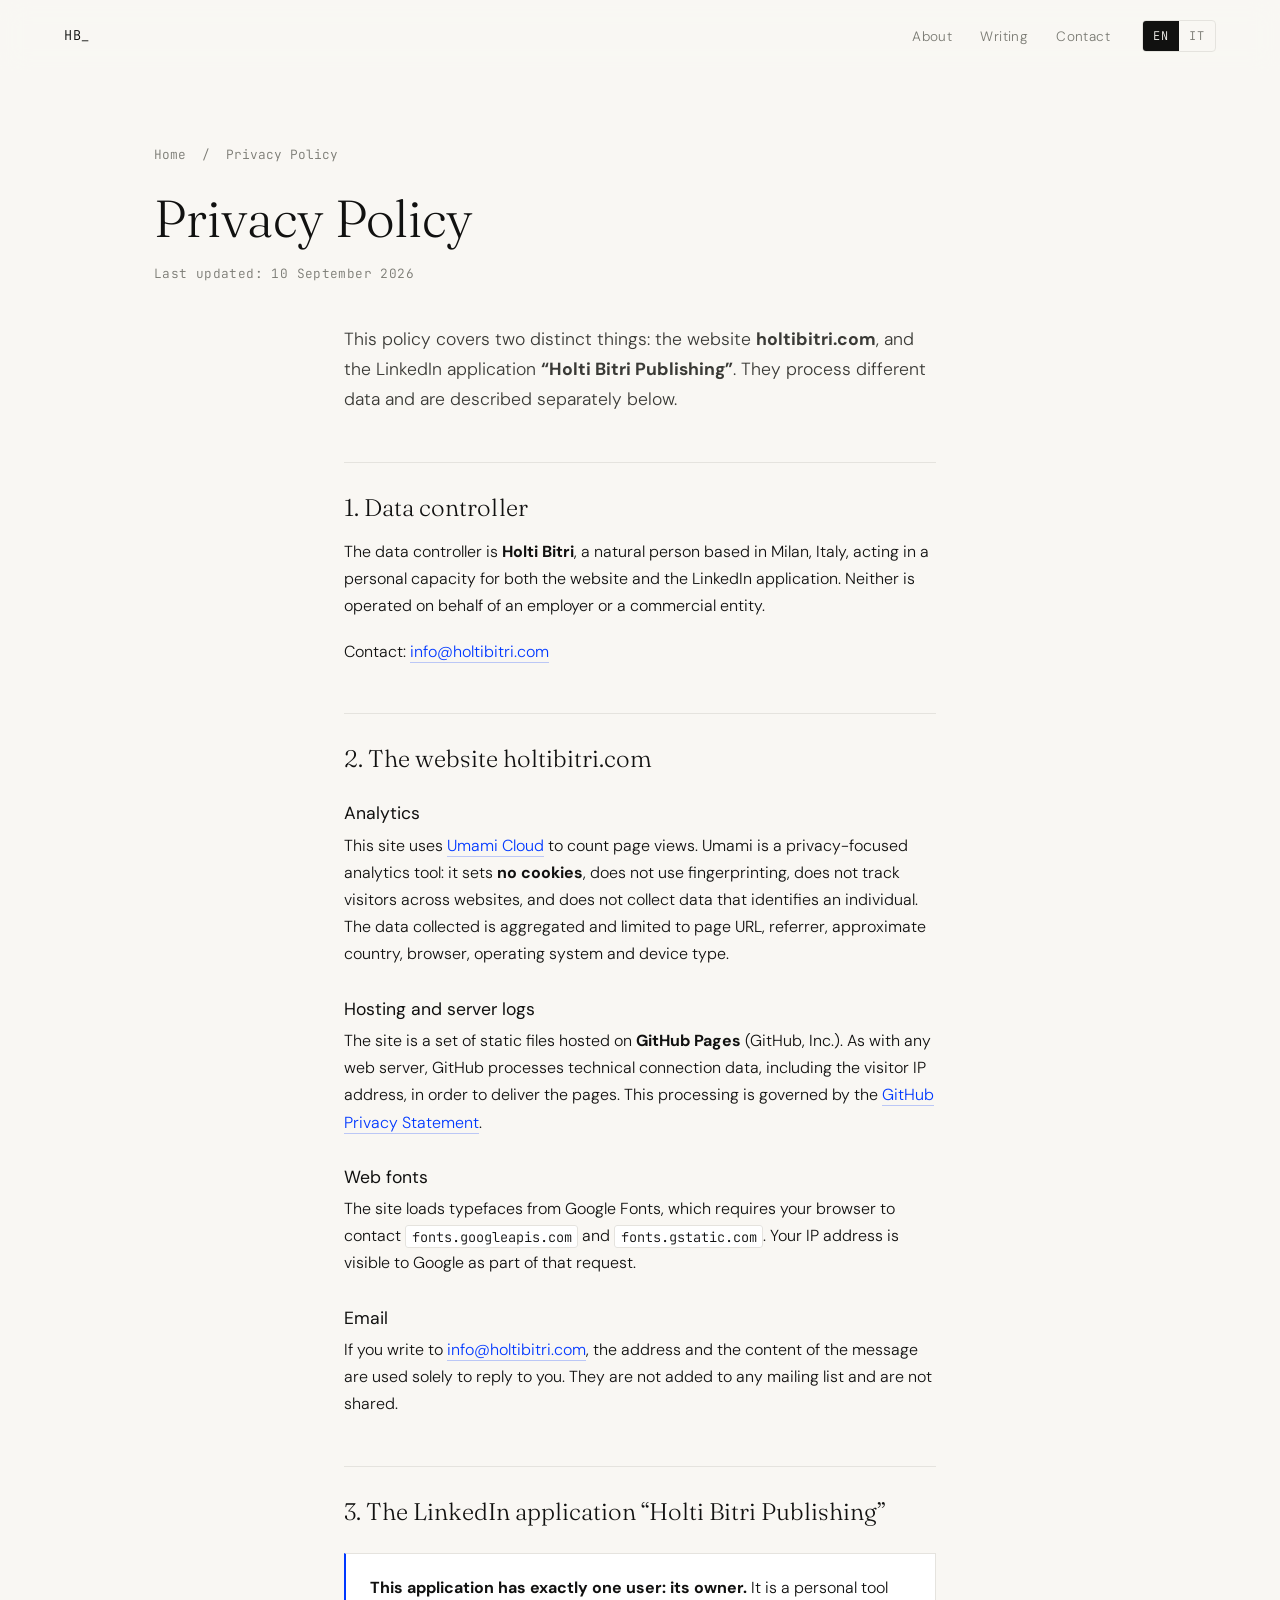
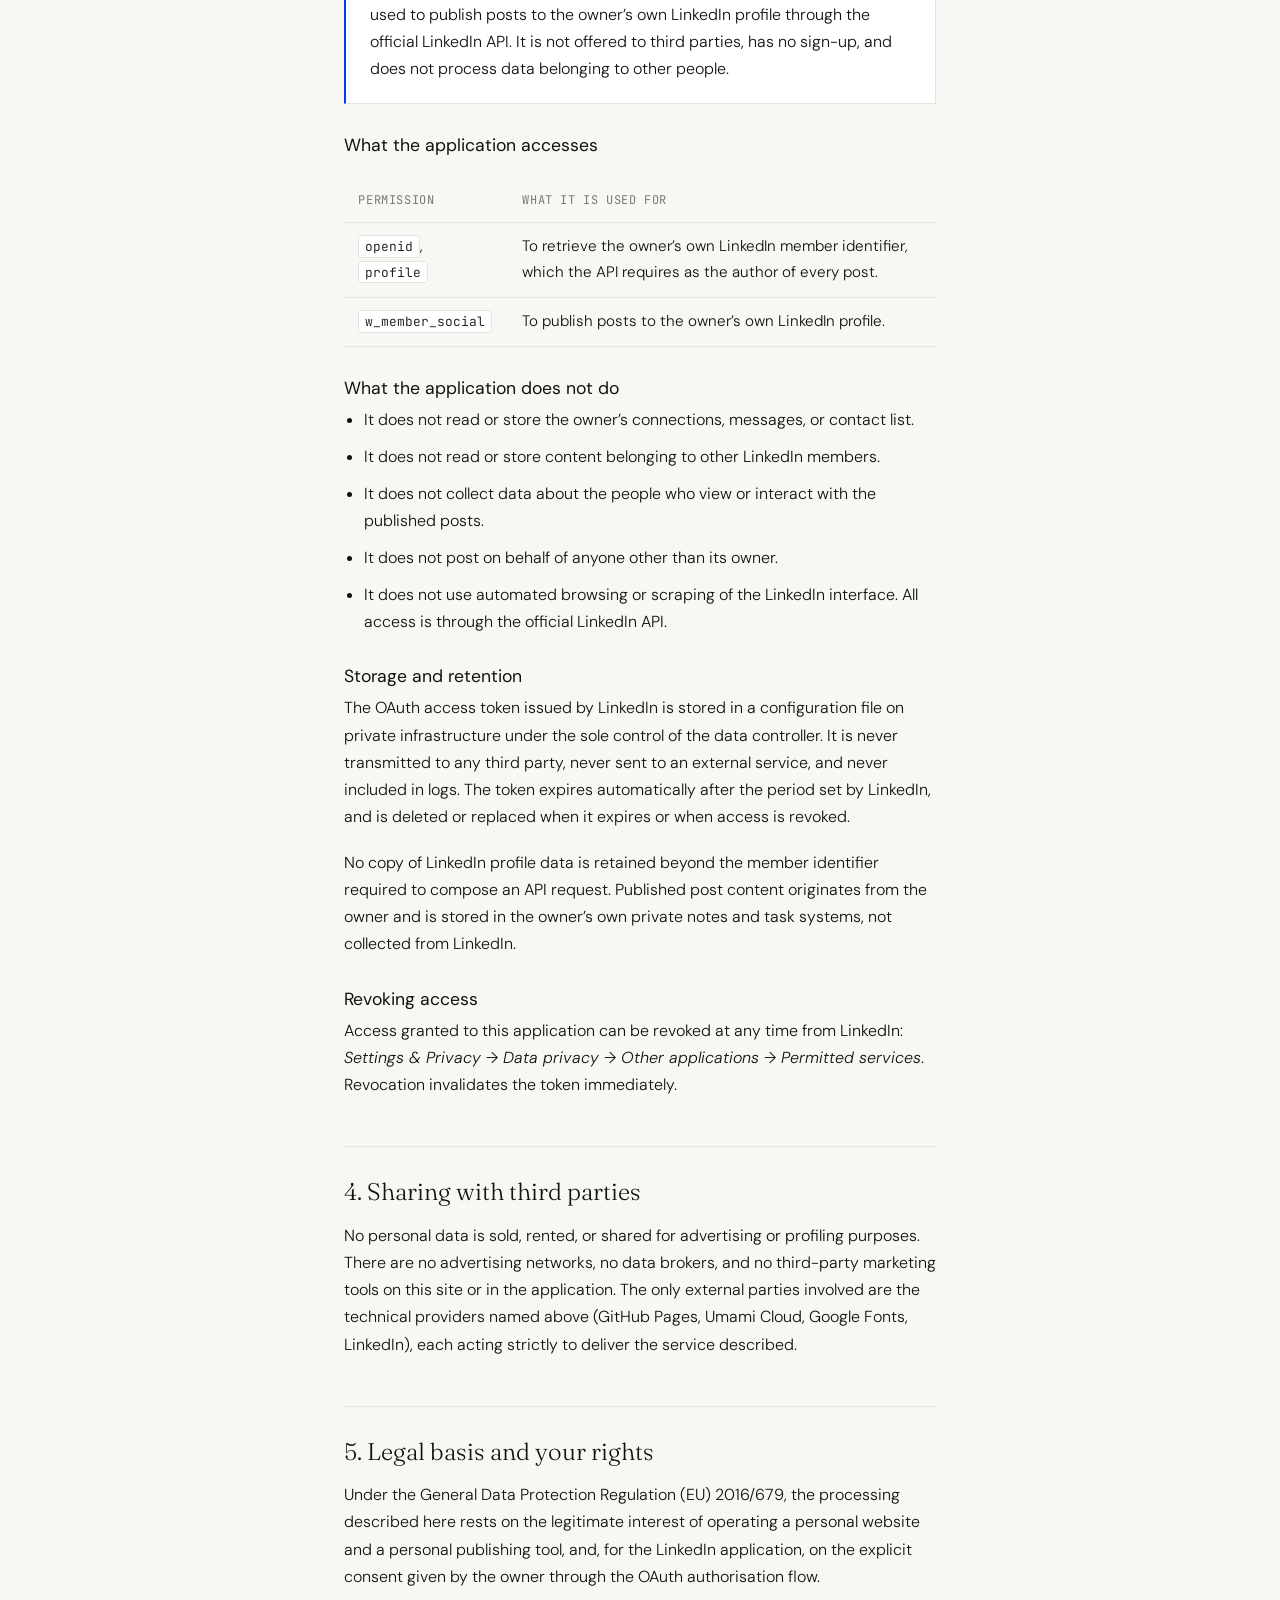
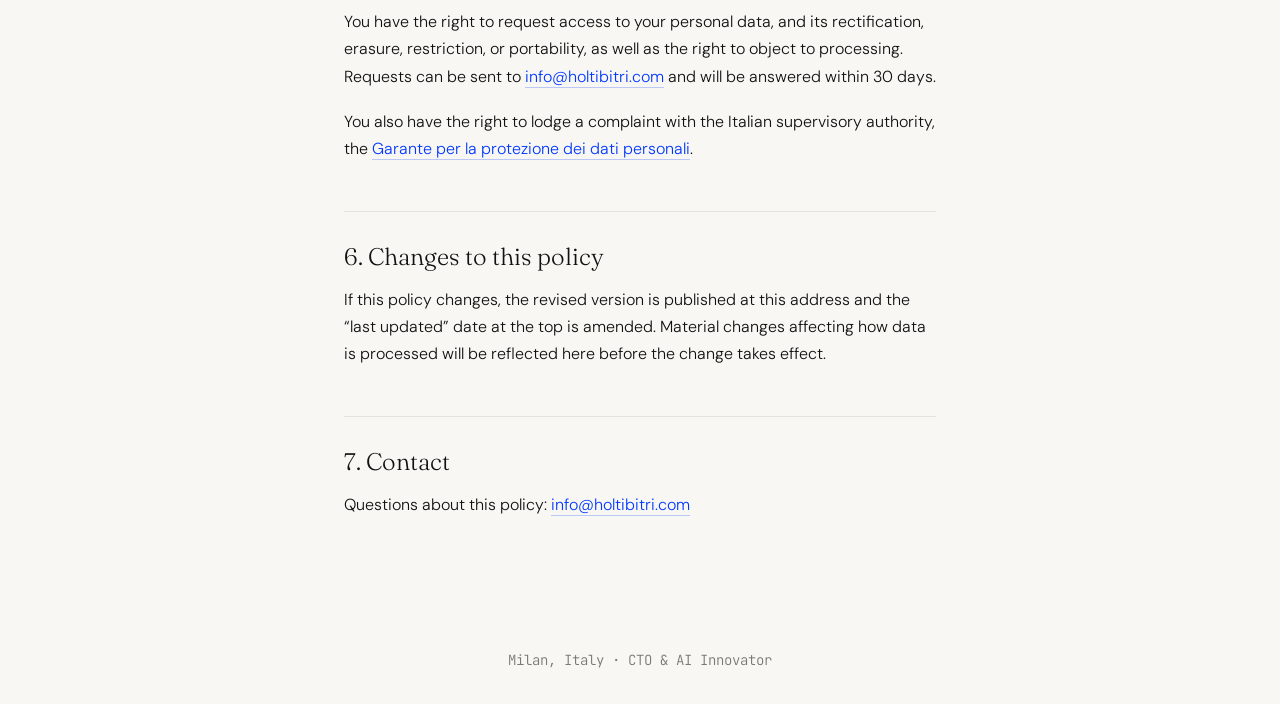
<file: privacy/index.html>
<!DOCTYPE html>
<html lang="en">
<head>
  <meta charset="UTF-8">
  <meta name="viewport" content="width=device-width, initial-scale=1.0">
  <title>Privacy Policy | Holti Bitri</title>
  <meta name="description" content="Privacy policy for holtibitri.com and the LinkedIn application 'Holti Bitri Publishing': what data is processed, where it is stored, and how to revoke access.">
  <meta name="author" content="Holti Bitri">
  <meta name="robots" content="index, follow">
  <link rel="canonical" href="https://holtibitri.com/privacy/">
  <link rel="alternate" hreflang="en" href="https://holtibitri.com/privacy/">
  <link rel="alternate" hreflang="it" href="https://holtibitri.com/it/privacy/">
  <link rel="alternate" hreflang="x-default" href="https://holtibitri.com/privacy/">

  <meta property="og:type" content="website">
  <meta property="og:url" content="https://holtibitri.com/privacy/">
  <meta property="og:title" content="Privacy Policy | Holti Bitri">
  <meta property="og:description" content="What data holtibitri.com and the Holti Bitri Publishing LinkedIn application process, and how to revoke access.">
  <meta property="og:locale" content="en_US">
  <meta property="og:locale:alternate" content="it_IT">
  <meta property="og:site_name" content="Holti Bitri">

  <link rel="preconnect" href="https://fonts.googleapis.com">
  <link rel="preconnect" href="https://fonts.gstatic.com" crossorigin>
  <link rel="icon" type="image/x-icon" href="/favicon.ico">
  <link href="https://fonts.googleapis.com/css2?family=Fraunces:ital,opsz,wght@0,9..144,300;0,9..144,400;1,9..144,300&family=DM+Sans:wght@300;400;500&family=JetBrains+Mono:wght@400;500&display=swap" rel="stylesheet">
  <link rel="stylesheet" href="/css/site.css">

  <style>
    .legal-header { padding: 9rem 0 2.5rem; }
    .breadcrumb { font-family: var(--font-mono); font-size: 0.8rem; color: var(--muted); margin-bottom: 1.5rem; }
    .breadcrumb a { color: var(--muted); text-decoration: none; }
    .breadcrumb a:hover { color: var(--accent); }
    .legal-header h1 { font-size: clamp(2.25rem, 5vw, 3.25rem); margin-bottom: 1rem; }
    .updated { font-family: var(--font-mono); font-size: 0.8rem; color: var(--muted); letter-spacing: 0.03em; }

    .legal { max-width: 720px; padding-bottom: 4rem; }
    .legal h2 {
      font-size: 1.5rem;
      margin: 3rem 0 1rem;
      padding-top: 2rem;
      border-top: 1px solid var(--border);
    }
    .legal h3 { font-size: 1.1rem; font-weight: 400; margin: 2rem 0 0.5rem; font-family: var(--font-body); }
    .legal p { margin-bottom: 1.15rem; }
    .legal ul { margin: 0 0 1.15rem 1.25rem; }
    .legal li { margin-bottom: 0.6rem; }
    .legal a { color: var(--accent); text-decoration: none; border-bottom: 1px solid rgba(0,56,255,0.25); }
    .legal a:hover { border-bottom-color: var(--accent); }
    .legal code {
      font-family: var(--font-mono);
      font-size: 0.85em;
      background: var(--bg-card);
      border: 1px solid var(--border);
      border-radius: 3px;
      padding: 0.1rem 0.35rem;
    }
    .legal .lede { font-size: 1.1rem; color: #3A3A36; }
    .callout {
      background: var(--bg-card);
      border: 1px solid var(--border);
      border-left: 2px solid var(--accent);
      padding: 1.25rem 1.5rem;
      margin: 1.75rem 0;
    }
    .callout p:last-child { margin-bottom: 0; }
    .legal table { width: 100%; border-collapse: collapse; margin: 1.5rem 0; font-size: 0.95rem; }
    .legal th, .legal td { text-align: left; padding: 0.7rem 0.9rem; border-bottom: 1px solid var(--border); vertical-align: top; }
    .legal th { font-family: var(--font-mono); font-size: 0.75rem; letter-spacing: 0.05em; text-transform: uppercase; color: var(--muted); font-weight: 400; }
    footer { padding: 3rem 0 2rem; }
  </style>
  <script defer src="https://cloud.umami.is/script.js" data-website-id="4d89a1e3-8961-4b64-9579-4c118118822f"></script>
</head>
<body>

  <nav id="navbar">
    <a href="/" class="nav-logo">HB_</a>
    <div class="nav-right">
      <ul class="nav-links">
        <li><a href="/#about">About</a></li>
        <li><a href="/#writing">Writing</a></li>
        <li><a href="/#contact">Contact</a></li>
      </ul>
      <div class="lang-toggle">
        <a class="lang-btn active" href="/privacy/" hreflang="en" aria-current="page">EN</a>
        <a class="lang-btn" href="/it/privacy/" hreflang="it">IT</a>
      </div>
    </div>
  </nav>

  <header class="legal-header">
    <div class="container">
      <p class="breadcrumb"><a href="/">Home</a> &nbsp;/&nbsp; Privacy Policy</p>
      <h1>Privacy Policy</h1>
      <p class="updated">Last updated: 10 September 2026</p>
    </div>
  </header>

  <main class="container legal">

    <p class="lede">This policy covers two distinct things: the website <strong>holtibitri.com</strong>, and the LinkedIn application <strong>&ldquo;Holti Bitri Publishing&rdquo;</strong>. They process different data and are described separately below.</p>

    <h2>1. Data controller</h2>
    <p>The data controller is <strong>Holti Bitri</strong>, a natural person based in Milan, Italy, acting in a personal capacity for both the website and the LinkedIn application. Neither is operated on behalf of an employer or a commercial entity.</p>
    <p>Contact: <a href="mailto:info@holtibitri.com">info@holtibitri.com</a></p>

    <h2>2. The website holtibitri.com</h2>

    <h3>Analytics</h3>
    <p>This site uses <a href="https://umami.is/" target="_blank" rel="noopener noreferrer">Umami Cloud</a> to count page views. Umami is a privacy-focused analytics tool: it sets <strong>no cookies</strong>, does not use fingerprinting, does not track visitors across websites, and does not collect data that identifies an individual. The data collected is aggregated and limited to page URL, referrer, approximate country, browser, operating system and device type.</p>

    <h3>Hosting and server logs</h3>
    <p>The site is a set of static files hosted on <strong>GitHub Pages</strong> (GitHub, Inc.). As with any web server, GitHub processes technical connection data, including the visitor IP address, in order to deliver the pages. This processing is governed by the <a href="https://docs.github.com/en/site-policy/privacy-policies/github-general-privacy-statement" target="_blank" rel="noopener noreferrer">GitHub Privacy Statement</a>.</p>

    <h3>Web fonts</h3>
    <p>The site loads typefaces from Google Fonts, which requires your browser to contact <code>fonts.googleapis.com</code> and <code>fonts.gstatic.com</code>. Your IP address is visible to Google as part of that request.</p>

    <h3>Email</h3>
    <p>If you write to <a href="mailto:info@holtibitri.com">info@holtibitri.com</a>, the address and the content of the message are used solely to reply to you. They are not added to any mailing list and are not shared.</p>

    <h2>3. The LinkedIn application &ldquo;Holti Bitri Publishing&rdquo;</h2>

    <div class="callout">
      <p><strong>This application has exactly one user: its owner.</strong> It is a personal tool used to publish posts to the owner&rsquo;s own LinkedIn profile through the official LinkedIn API. It is not offered to third parties, has no sign-up, and does not process data belonging to other people.</p>
    </div>

    <h3>What the application accesses</h3>
    <table>
      <thead>
        <tr><th>Permission</th><th>What it is used for</th></tr>
      </thead>
      <tbody>
        <tr>
          <td><code>openid</code>, <code>profile</code></td>
          <td>To retrieve the owner&rsquo;s own LinkedIn member identifier, which the API requires as the author of every post.</td>
        </tr>
        <tr>
          <td><code>w_member_social</code></td>
          <td>To publish posts to the owner&rsquo;s own LinkedIn profile.</td>
        </tr>
      </tbody>
    </table>

    <h3>What the application does not do</h3>
    <ul>
      <li>It does not read or store the owner&rsquo;s connections, messages, or contact list.</li>
      <li>It does not read or store content belonging to other LinkedIn members.</li>
      <li>It does not collect data about the people who view or interact with the published posts.</li>
      <li>It does not post on behalf of anyone other than its owner.</li>
      <li>It does not use automated browsing or scraping of the LinkedIn interface. All access is through the official LinkedIn API.</li>
    </ul>

    <h3>Storage and retention</h3>
    <p>The OAuth access token issued by LinkedIn is stored in a configuration file on private infrastructure under the sole control of the data controller. It is never transmitted to any third party, never sent to an external service, and never included in logs. The token expires automatically after the period set by LinkedIn, and is deleted or replaced when it expires or when access is revoked.</p>
    <p>No copy of LinkedIn profile data is retained beyond the member identifier required to compose an API request. Published post content originates from the owner and is stored in the owner&rsquo;s own private notes and task systems, not collected from LinkedIn.</p>

    <h3>Revoking access</h3>
    <p>Access granted to this application can be revoked at any time from LinkedIn: <em>Settings &amp; Privacy &rarr; Data privacy &rarr; Other applications &rarr; Permitted services</em>. Revocation invalidates the token immediately.</p>

    <h2>4. Sharing with third parties</h2>
    <p>No personal data is sold, rented, or shared for advertising or profiling purposes. There are no advertising networks, no data brokers, and no third-party marketing tools on this site or in the application. The only external parties involved are the technical providers named above (GitHub Pages, Umami Cloud, Google Fonts, LinkedIn), each acting strictly to deliver the service described.</p>

    <h2>5. Legal basis and your rights</h2>
    <p>Under the General Data Protection Regulation (EU) 2016/679, the processing described here rests on the legitimate interest of operating a personal website and a personal publishing tool, and, for the LinkedIn application, on the explicit consent given by the owner through the OAuth authorisation flow.</p>
    <p>You have the right to request access to your personal data, and its rectification, erasure, restriction, or portability, as well as the right to object to processing. Requests can be sent to <a href="mailto:info@holtibitri.com">info@holtibitri.com</a> and will be answered within 30 days.</p>
    <p>You also have the right to lodge a complaint with the Italian supervisory authority, the <a href="https://www.garanteprivacy.it/" target="_blank" rel="noopener noreferrer">Garante per la protezione dei dati personali</a>.</p>

    <h2>6. Changes to this policy</h2>
    <p>If this policy changes, the revised version is published at this address and the &ldquo;last updated&rdquo; date at the top is amended. Material changes affecting how data is processed will be reflected here before the change takes effect.</p>

    <h2>7. Contact</h2>
    <p>Questions about this policy: <a href="mailto:info@holtibitri.com">info@holtibitri.com</a></p>

  </main>

  <footer>Milan, Italy &middot; CTO &amp; AI Innovator</footer>

  <script>
    const navbar = document.getElementById('navbar');
    window.addEventListener('scroll', () => navbar.classList.toggle('scrolled', window.scrollY > 20));
  </script>
</body>
</html>
</file>
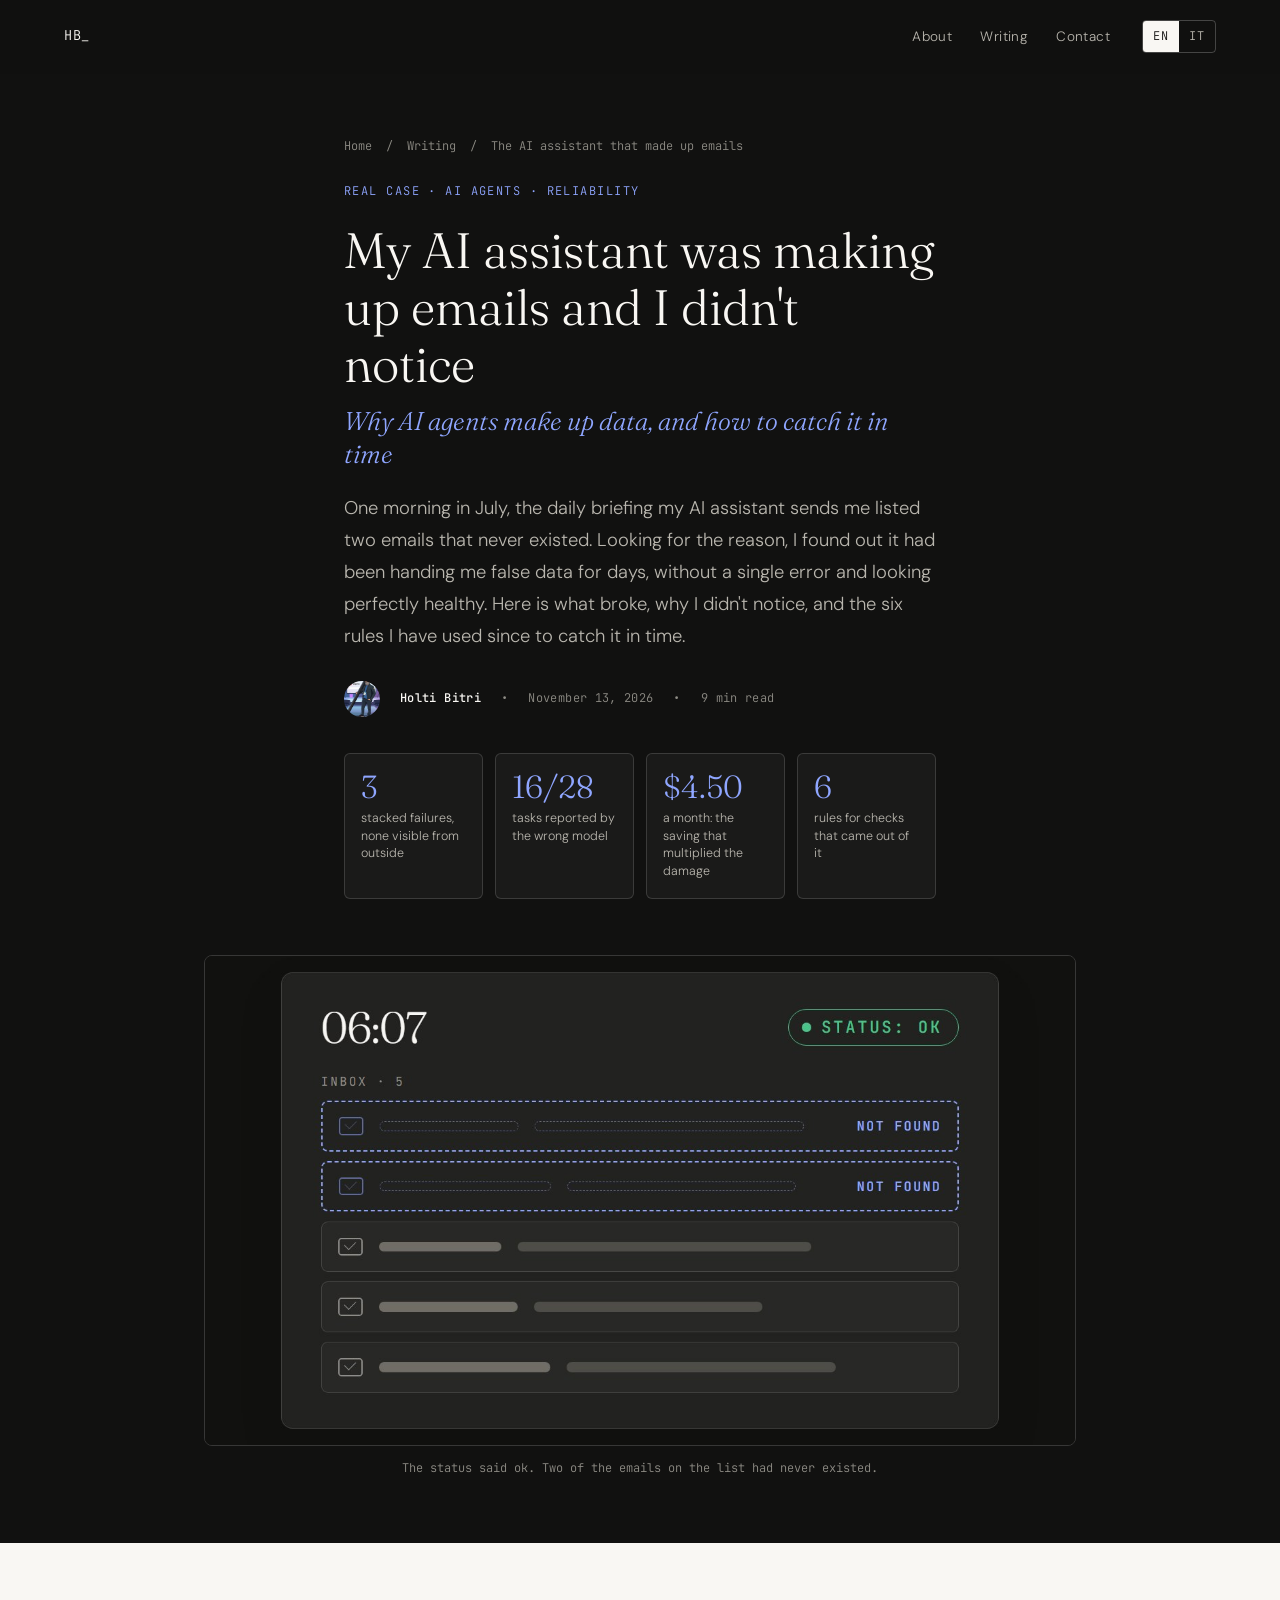
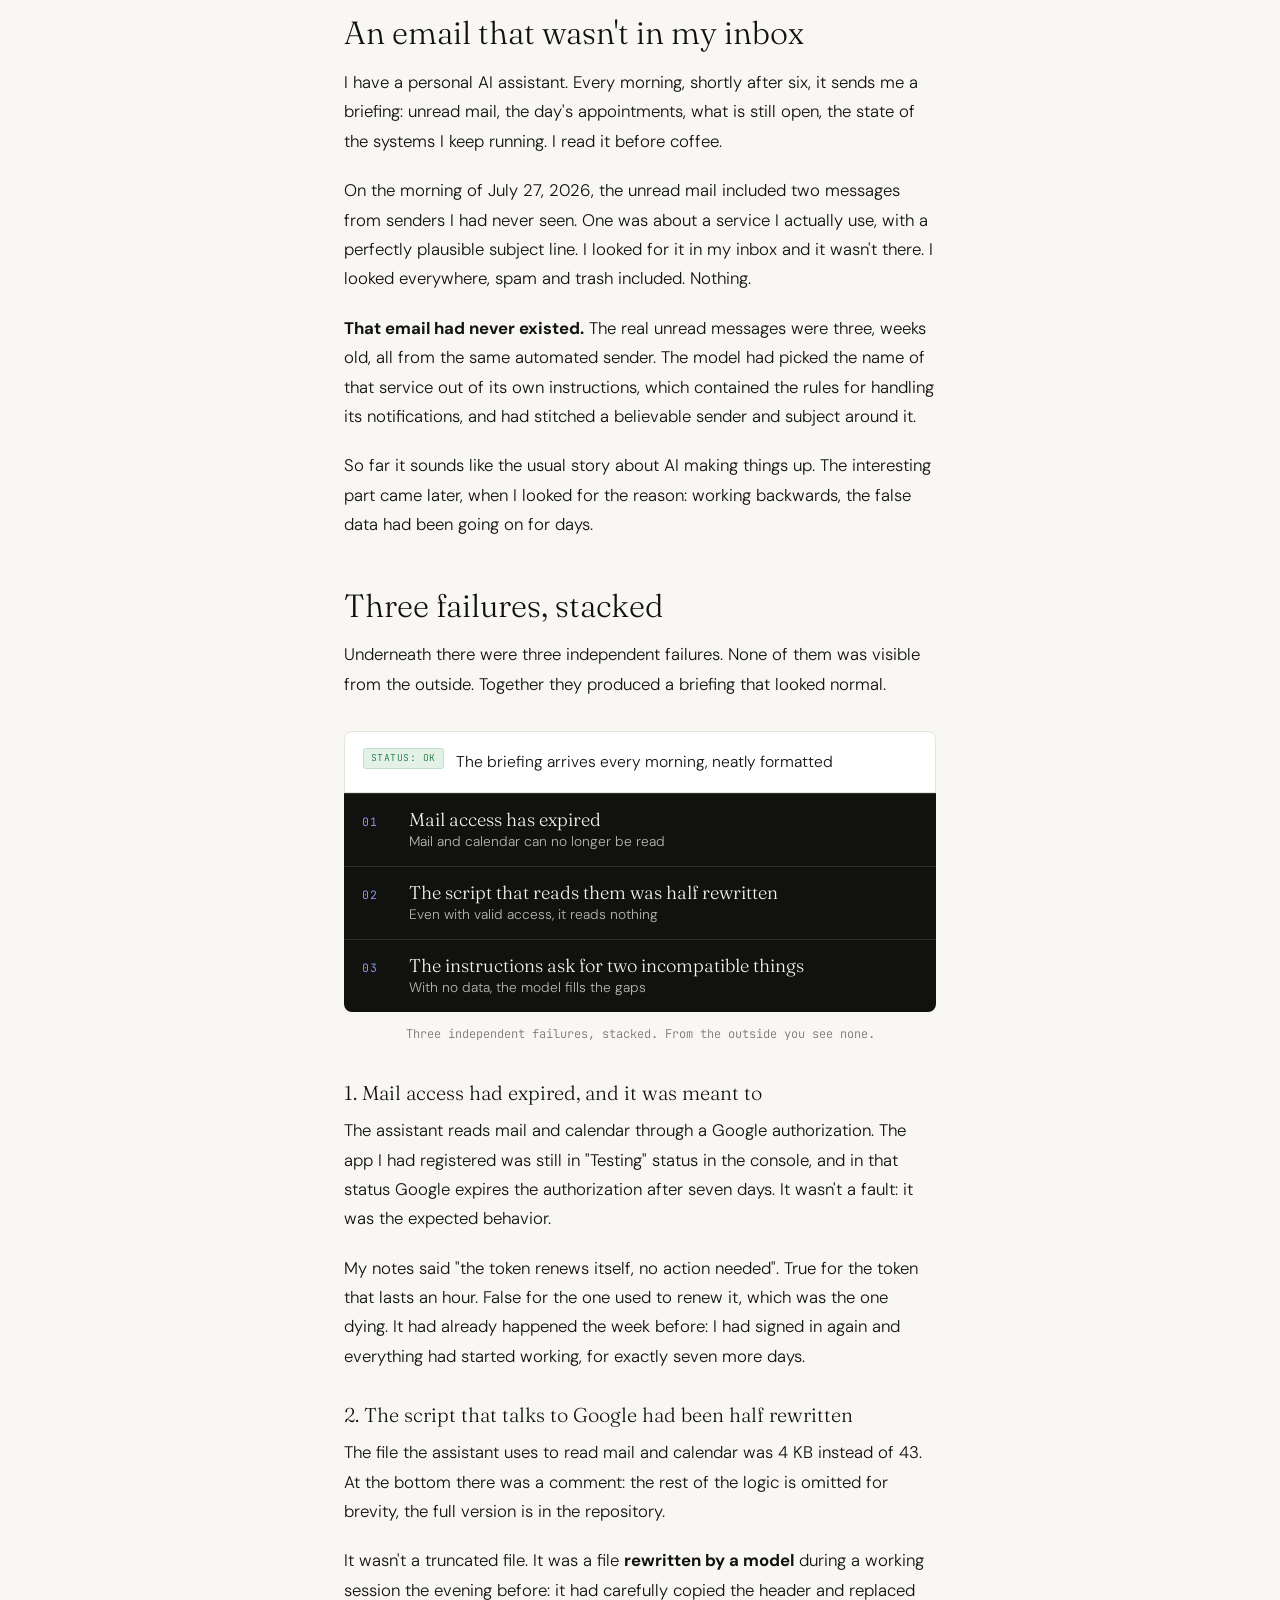
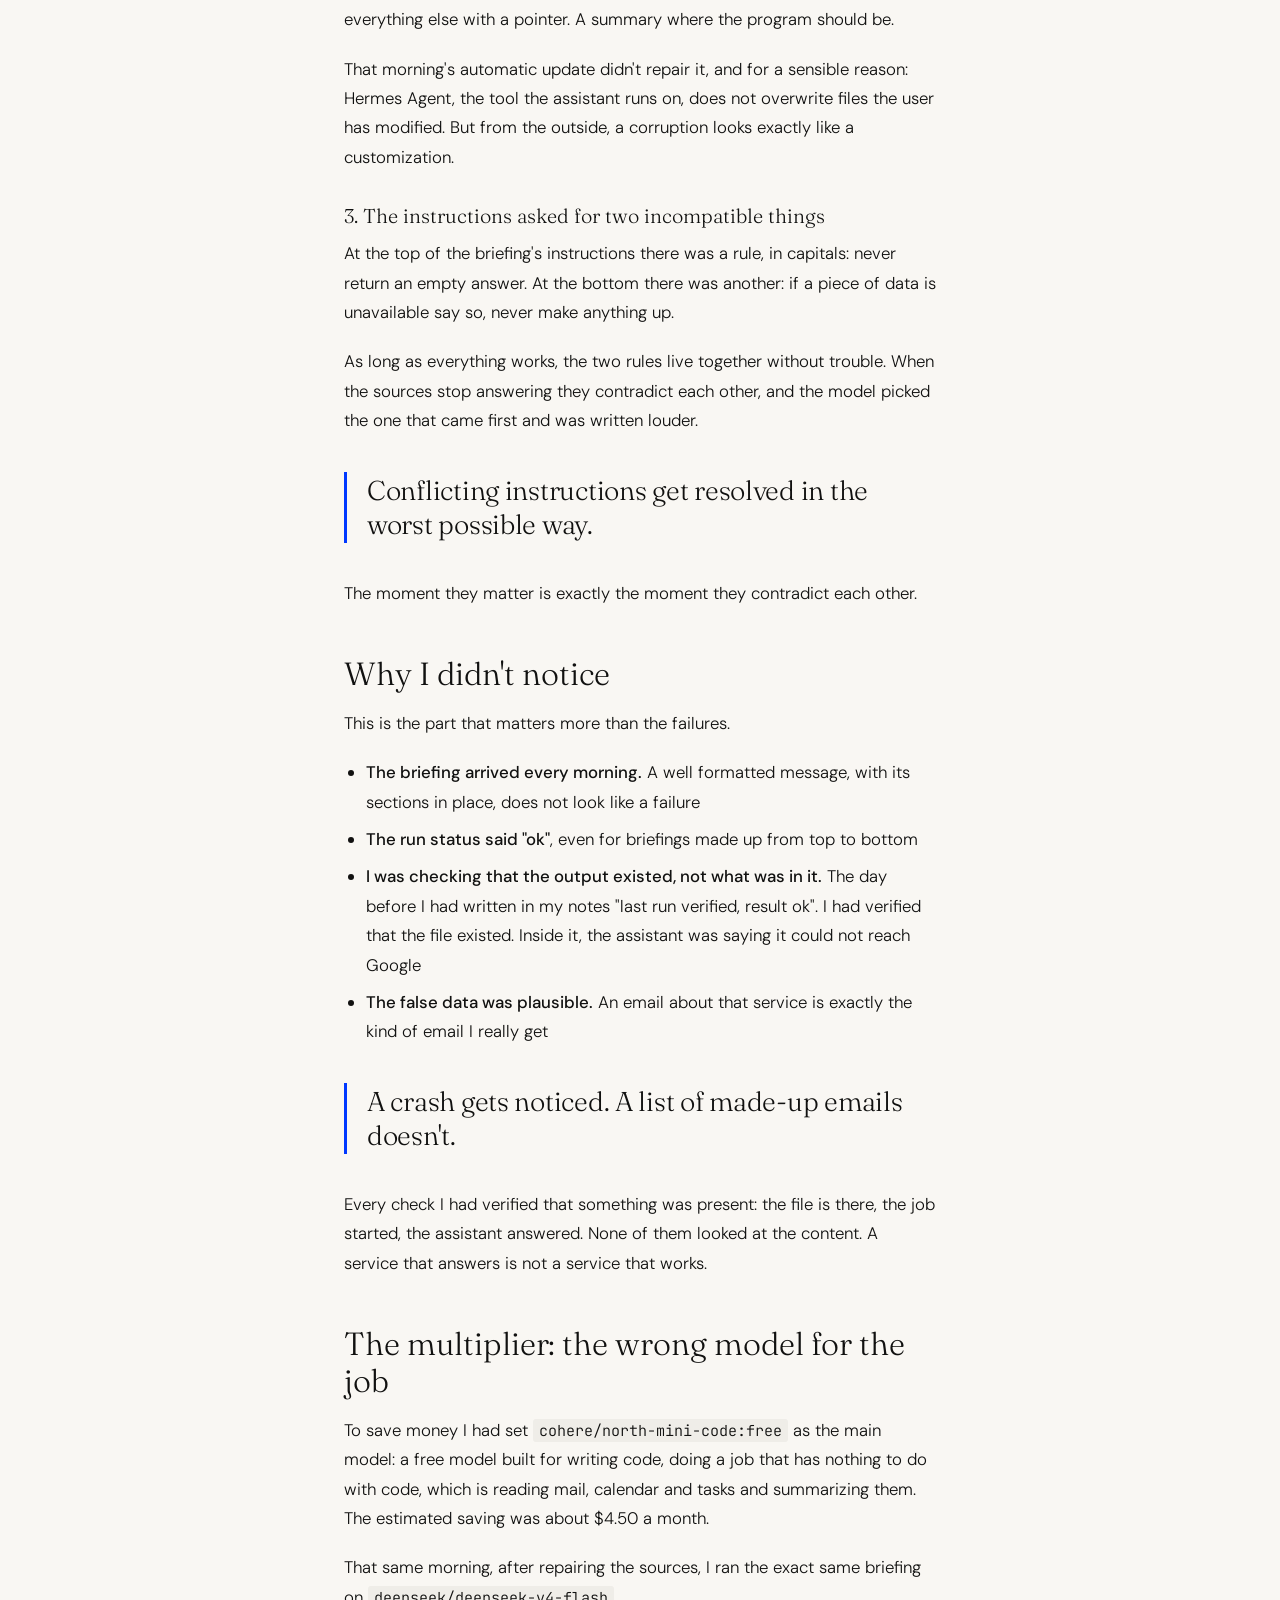
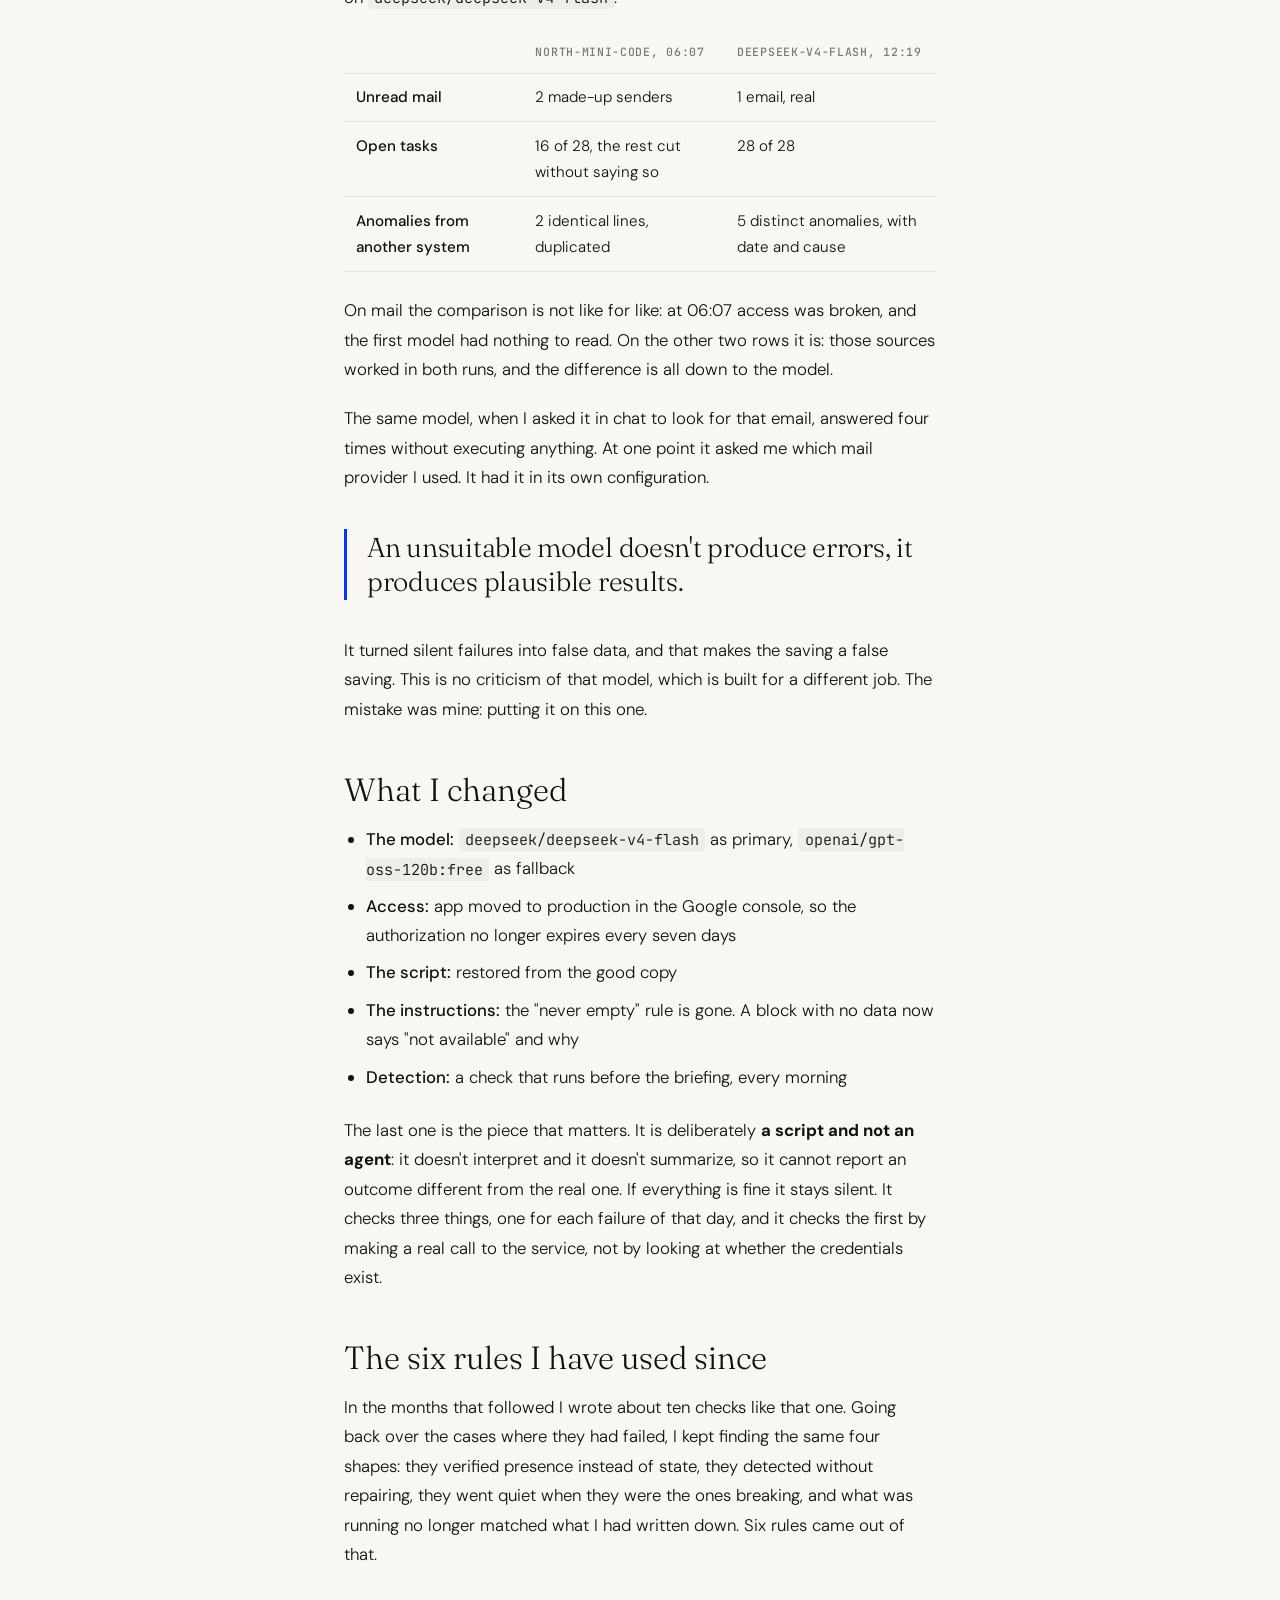
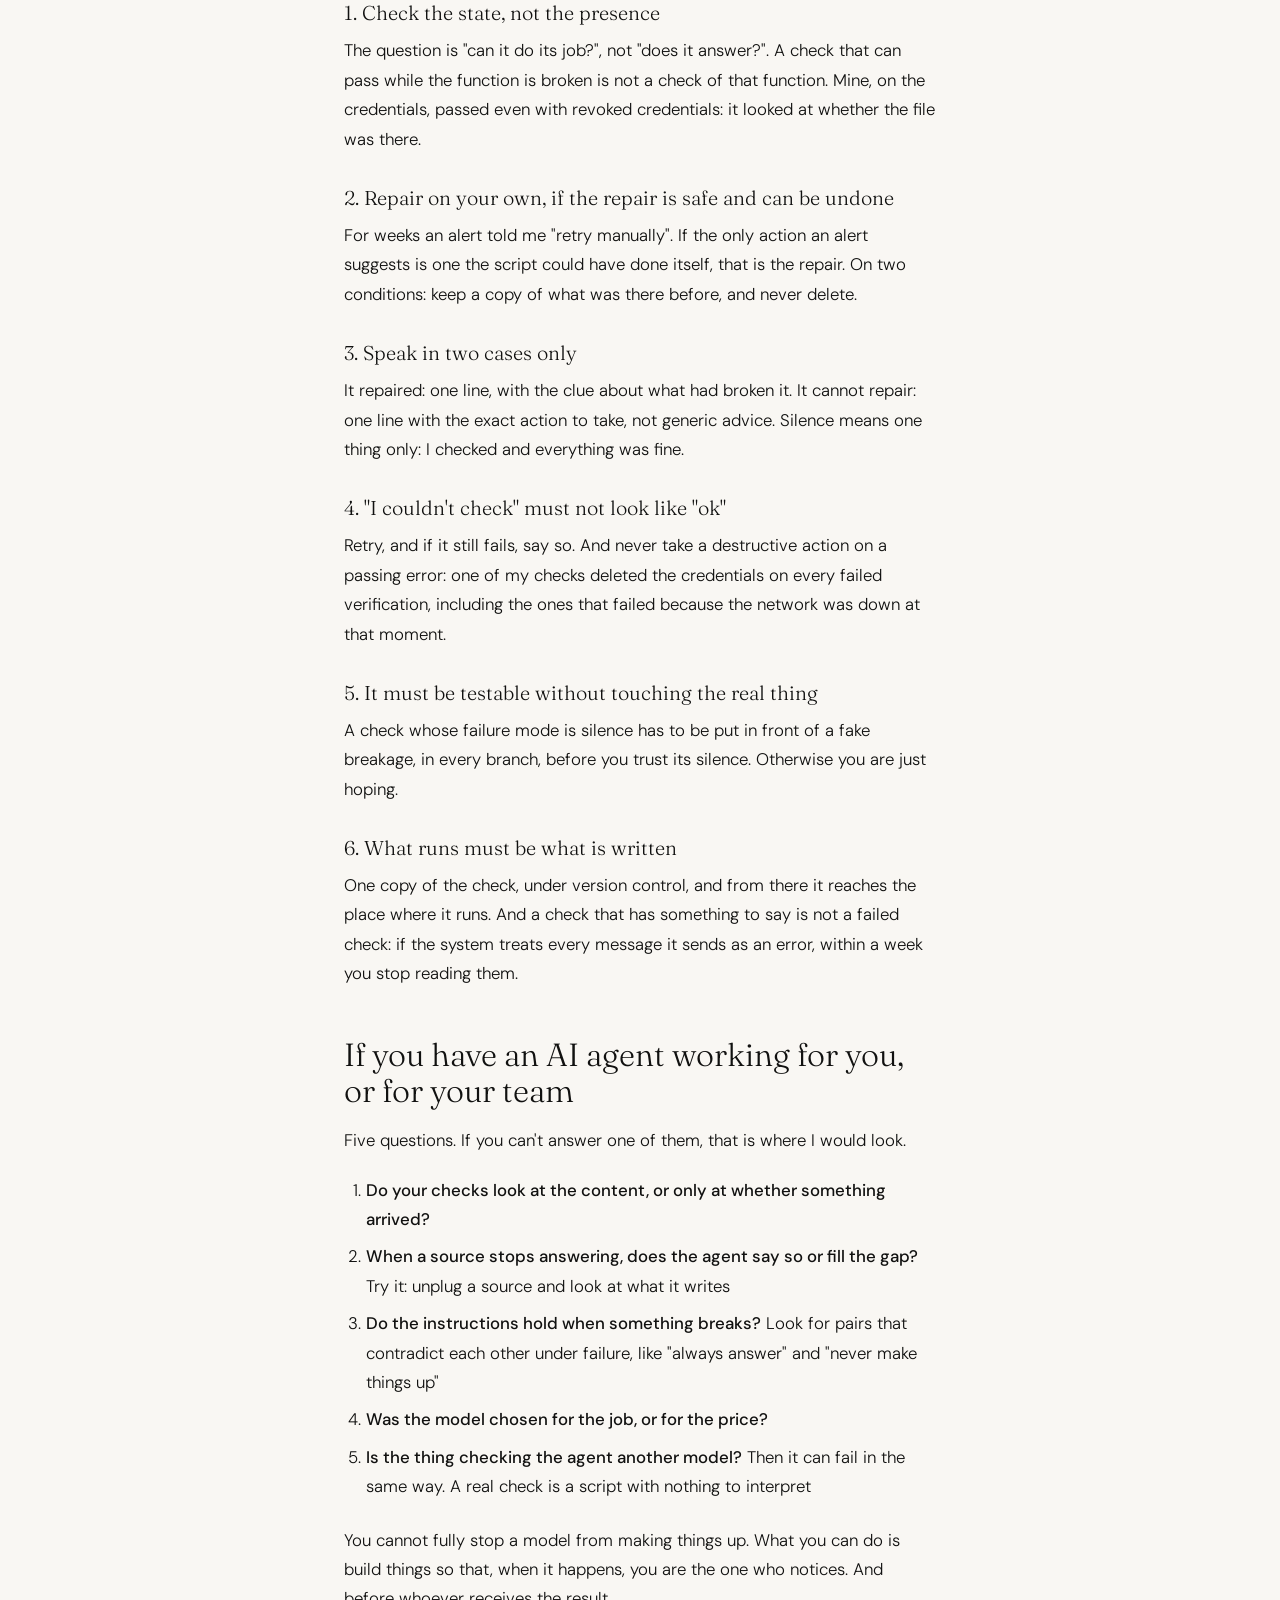
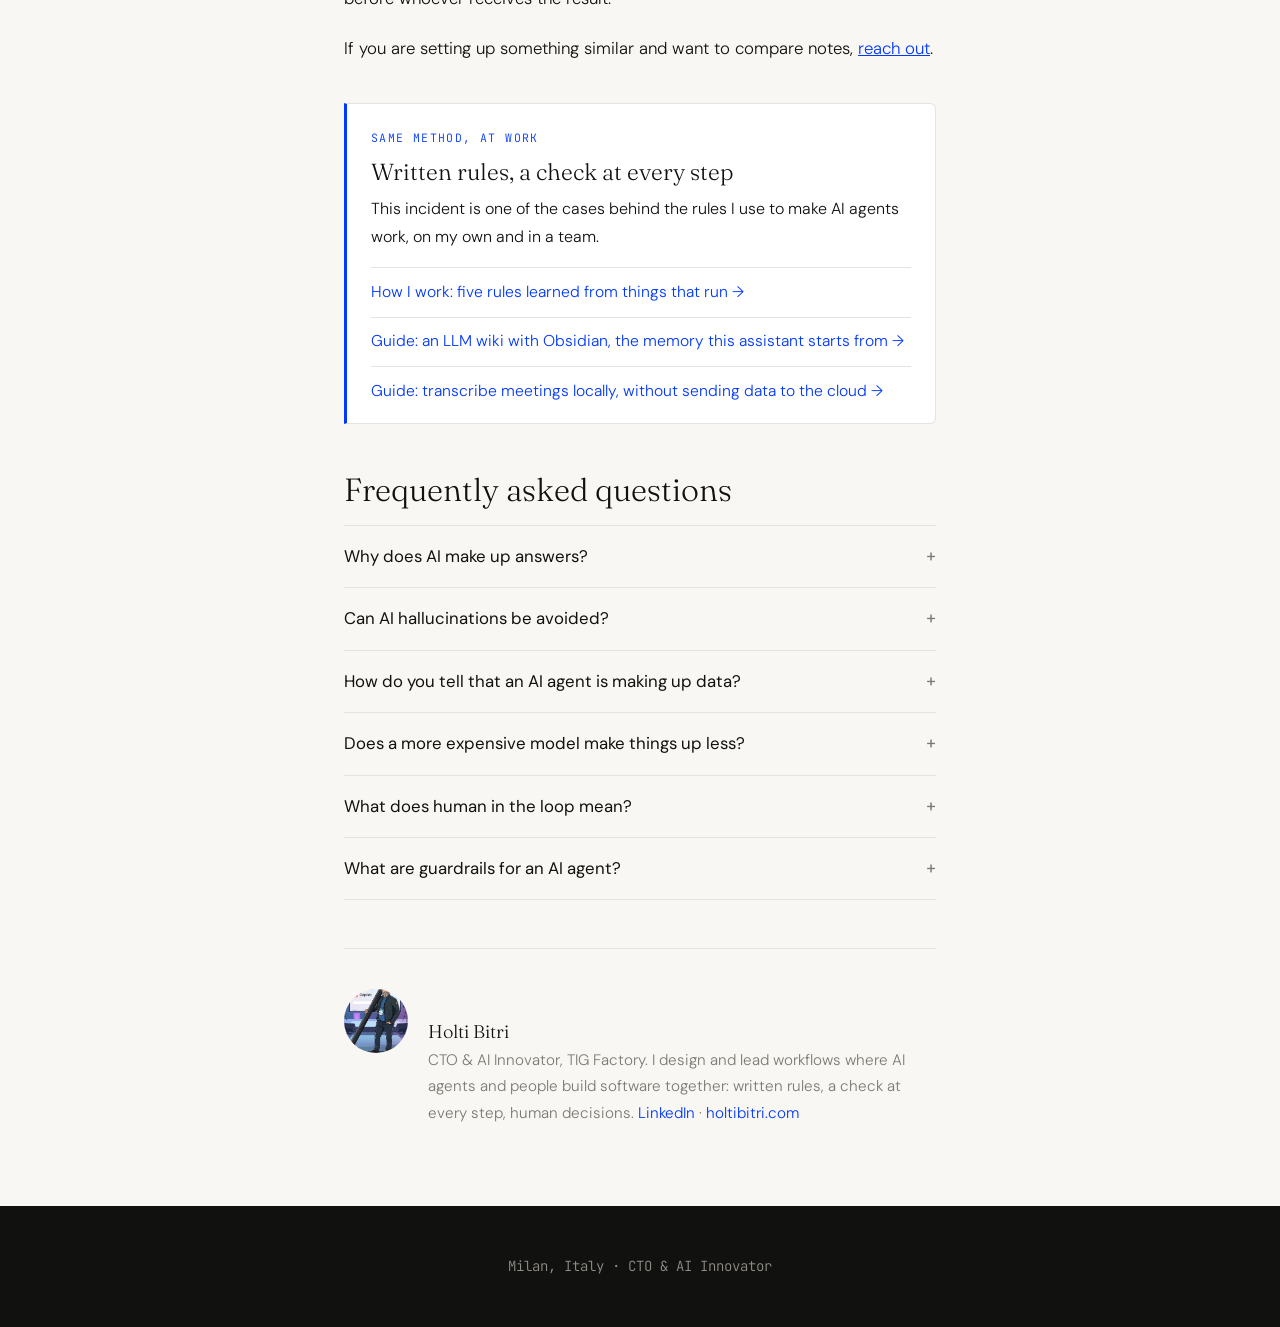
<file: articles/ai-agent-making-up-data/index.html>
<!DOCTYPE html>
<html lang="en">
<head>
  <meta charset="UTF-8">
  <meta name="viewport" content="width=device-width, initial-scale=1.0">
  <title>My AI assistant was making up emails and I didn't notice: why AI agents make up data, and how to catch it in time | Holti Bitri</title>
  <meta name="description" content="For days my AI assistant reported false data without a single error. What broke, why I missed it, and six rules to catch an AI agent making things up.">
  <meta name="keywords" content="AI agent making up data, AI agent fabricating data, AI agent hallucination, AI hallucinations, AI agent guardrails, AI agent reliability, human in the loop, AI agent failure modes, AI agent monitoring, Hermes Agent">
  <meta name="author" content="Holti Bitri">
  <meta name="robots" content="index, follow, max-image-preview:large">
  <link rel="canonical" href="https://holtibitri.com/articles/ai-agent-making-up-data/">
  <link rel="alternate" hreflang="en" href="https://holtibitri.com/articles/ai-agent-making-up-data/">
  <link rel="alternate" hreflang="it" href="https://holtibitri.com/it/articoli/assistente-ai-inventa-mail-come-accorgersene/">
  <link rel="alternate" hreflang="x-default" href="https://holtibitri.com/articles/ai-agent-making-up-data/">

  <meta property="og:type" content="article">
  <meta property="og:url" content="https://holtibitri.com/articles/ai-agent-making-up-data/">
  <meta property="og:title" content="My AI assistant was making up emails and I didn't notice">
  <meta property="og:description" content="For days my AI assistant reported false data without a single error. What broke, why I missed it, and six rules to catch an AI agent making things up.">
  <meta property="og:image" content="https://holtibitri.com/img/assistente-ai-mail-inventate.jpg">
  <meta property="og:image:width" content="1280">
  <meta property="og:image:height" content="720">
  <meta property="og:locale" content="en_US">
  <meta property="og:locale:alternate" content="it_IT">
  <meta property="og:site_name" content="Holti Bitri">
  <meta property="article:published_time" content="2026-11-13T10:00:00+01:00">
  <meta property="article:modified_time" content="2026-11-13T10:00:00+01:00">
  <meta property="article:author" content="https://linkedin.com/in/holtibitri">
  <meta property="article:section" content="Tech">
  <meta property="article:tag" content="AI agents">
  <meta property="article:tag" content="AI hallucinations">
  <meta property="article:tag" content="Reliability">
  <meta property="article:tag" content="Guardrails">

  <meta name="twitter:card" content="summary_large_image">
  <meta name="twitter:title" content="My AI assistant was making up emails and I didn't notice">
  <meta name="twitter:description" content="For days my AI assistant reported false data without a single error. What broke, why I missed it, and six rules to catch an AI agent making things up.">
  <meta name="twitter:image" content="https://holtibitri.com/img/assistente-ai-mail-inventate.jpg">

  <link rel="preconnect" href="https://fonts.googleapis.com">
  <link rel="preconnect" href="https://fonts.gstatic.com" crossorigin>
  <link rel="icon" type="image/x-icon" href="/favicon.ico">
  <link href="https://fonts.googleapis.com/css2?family=Fraunces:ital,opsz,wght@0,9..144,300;0,9..144,400;1,9..144,300&family=DM+Sans:wght@300;400;500&family=JetBrains+Mono:wght@400;500&display=swap" rel="stylesheet">

  <script type="application/ld+json">
  {
    "@context": "https://schema.org",
    "@graph": [
      {
        "@type": "TechArticle",
        "@id": "https://holtibitri.com/articles/ai-agent-making-up-data/#article",
        "headline": "My AI assistant was making up emails and I didn't notice: why AI agents make up data, and how to catch it in time",
        "description": "A real case: a personal AI assistant that delivered false data for days without a single error. The three failures underneath, why no check caught it, two models compared on the same job, and the six rules for checks that came out of it.",
        "image": "https://holtibitri.com/img/assistente-ai-mail-inventate.jpg",
        "inLanguage": "en",
        "datePublished": "2026-11-13T10:00:00+01:00",
        "dateModified": "2026-11-13T10:00:00+01:00",
        "wordCount": 2000,
        "keywords": ["AI agent making up data", "AI hallucinations", "AI agents", "guardrails", "human in the loop", "reliability", "monitoring", "Hermes Agent"],
        "proficiencyLevel": "Beginner",
        "author": { "@id": "https://holtibitri.com/#person" },
        "publisher": { "@id": "https://holtibitri.com/#person" },
        "mainEntityOfPage": { "@type": "WebPage", "@id": "https://holtibitri.com/articles/ai-agent-making-up-data/" }
      },
      {
        "@type": "Person",
        "@id": "https://holtibitri.com/#person",
        "name": "Holti Bitri",
        "url": "https://holtibitri.com/",
        "jobTitle": "CTO & AI Innovator",
        "sameAs": ["https://linkedin.com/in/holtibitri", "https://github.com/holtibitri-arch"]
      },
      {
        "@type": "BreadcrumbList",
        "@id": "https://holtibitri.com/articles/ai-agent-making-up-data/#breadcrumb",
        "itemListElement": [
          { "@type": "ListItem", "position": 1, "name": "Home", "item": "https://holtibitri.com/" },
          { "@type": "ListItem", "position": 2, "name": "Writing", "item": "https://holtibitri.com/#writing" },
          { "@type": "ListItem", "position": 3, "name": "The AI assistant that made up emails" }
        ]
      },
      {
        "@type": "FAQPage",
        "@id": "https://holtibitri.com/articles/ai-agent-making-up-data/#faq",
        "mainEntity": [
          { "@type": "Question", "name": "Why does AI make up answers?",
            "acceptedAnswer": { "@type": "Answer", "text": "A language model produces the most plausible text, not the true text. As long as it has the data in front of it, the two almost always coincide. When the data is missing and the instructions push it to answer anyway, it fills the gap with something believable. In my case it took the name of a service from its own instructions and built an email around it." } },
          { "@type": "Question", "name": "Can AI hallucinations be avoided?",
            "acceptedAnswer": { "@type": "Answer", "text": "Not completely. They can be made much rarer: by giving the model the data instead of letting it imagine it, by removing instructions that force it to always answer, by choosing a model suited to the job. What you can really do is build your checks so that when it happens, you notice." } },
          { "@type": "Question", "name": "How do you tell that an AI agent is making up data?",
            "acceptedAnswer": { "@type": "Answer", "text": "Not by reading the output, which is plausible by construction. You tell by checking the sources: was the agent actually able to read what it says it read? You need a separate check, one that is not itself a model, that verifies the state of the sources with a real call before the agent does its work." } },
          { "@type": "Question", "name": "Does a more expensive model make things up less?",
            "acceptedAnswer": { "@type": "Answer", "text": "What matters more is that it fits the job. I had put a free model built for writing code on summarizing mail and calendar, to save about $4.50 a month. On the exact same task another model reported 28 tasks out of 28 instead of 16, without making anything up." } },
          { "@type": "Question", "name": "What does human in the loop mean?",
            "acceptedAnswer": { "@type": "Answer", "text": "It means a person approves before an AI action takes effect. It works for actions: publishing, sending, paying. It is not enough for information: a false but plausible briefing gets past anyone's approval, because the reader has no way of knowing it is false. That is where you need checks on the sources." } },
          { "@type": "Question", "name": "What are guardrails for an AI agent?",
            "acceptedAnswer": { "@type": "Answer", "text": "They are the limits and checks placed around an agent: what it can do, what it has to ask, what gets verified before and after. The most useful ones do not live in the instructions given to the model, which the model can ignore, but outside it: scripts and rules that run anyway, whatever the model decides." } }
        ]
      }
    ]
  }
  </script>

  <link rel="stylesheet" href="/css/site.css">
  <link rel="stylesheet" href="/css/article.css">
  <script defer src="https://cloud.umami.is/script.js" data-website-id="4d89a1e3-8961-4b64-9579-4c118118822f"></script>
</head>
<body>

  <nav id="navbar">
    <a href="/" class="nav-logo">HB_</a>
    <div class="nav-right">
      <ul class="nav-links">
        <li><a href="/#about">About</a></li>
        <li><a href="/#writing">Writing</a></li>
        <li><a href="/#contact">Contact</a></li>
      </ul>
      <div class="lang-toggle">
        <a class="lang-btn active" href="/articles/ai-agent-making-up-data/" hreflang="en" aria-current="page">EN</a>
        <a class="lang-btn" href="/it/articoli/assistente-ai-inventa-mail-come-accorgersene/" hreflang="it">IT</a>
      </div>
    </div>
  </nav>

  <header class="article-header">
    <div class="container">
      <p class="breadcrumb"><a href="/">Home</a> &nbsp;/&nbsp; <a href="/#writing">Writing</a> &nbsp;/&nbsp; The AI assistant that made up emails</p>
      <p class="eyebrow">Real case &middot; AI agents &middot; Reliability</p>
      <h1><span class="h1-main">My AI assistant was making up emails and I didn't notice</span> <span class="h1-sub">Why AI agents make up data, and how to catch it in time</span></h1>
      <p class="lead">One morning in July, the daily briefing my AI assistant sends me listed two emails that never existed. Looking for the reason, I found out it had been handing me false data for days, without a single error and looking perfectly healthy. Here is what broke, why I didn't notice, and the six rules I have used since to catch it in time.</p>
      <div class="meta">
        <img src="/avatar.jpg" alt="Holti Bitri" width="36" height="36">
        <span><strong>Holti Bitri</strong></span>
        <span>&bull;</span>
        <time datetime="2026-11-13">November 13, 2026</time>
        <span>&bull;</span>
        <span>9 min read</span>
      </div>
      <div class="stats">
        <div class="stat-card"><div class="stat-number">3</div><div class="stat-label">stacked failures, none visible from outside</div></div>
        <div class="stat-card"><div class="stat-number">16/28</div><div class="stat-label">tasks reported by the wrong model</div></div>
        <div class="stat-card"><div class="stat-number">$4.50</div><div class="stat-label">a month: the saving that multiplied the damage</div></div>
        <div class="stat-card"><div class="stat-number">6</div><div class="stat-label">rules for checks that came out of it</div></div>
      </div>
    </div>
  <figure class="hero">
    <img src="/img/assistente-ai-mail-inventate.jpg" width="1280" height="720" alt="Illustration: a morning briefing showing status OK and five emails on the list, two of them drawn with dashed outlines and marked as not found" fetchpriority="high">
    <figcaption>The status said ok. Two of the emails on the list had never existed.</figcaption>
  </figure>
  </header>

  <article class="container">

    <h2>An email that wasn't in my inbox</h2>

    <p>I have a personal AI assistant. Every morning, shortly after six, it sends me a briefing: unread mail, the day's appointments, what is still open, the state of the systems I keep running. I read it before coffee.</p>

    <p>On the morning of July 27, 2026, the unread mail included two messages from senders I had never seen. One was about a service I actually use, with a perfectly plausible subject line. I looked for it in my inbox and it wasn't there. I looked everywhere, spam and trash included. Nothing.</p>

    <p><strong>That email had never existed.</strong> The real unread messages were three, weeks old, all from the same automated sender. The model had picked the name of that service out of its own instructions, which contained the rules for handling its notifications, and had stitched a believable sender and subject around it.</p>

    <p>So far it sounds like the usual story about AI making things up. The interesting part came later, when I looked for the reason: working backwards, the false data had been going on for days.</p>

    <h2>Three failures, stacked</h2>

    <p>Underneath there were three independent failures. None of them was visible from the outside. Together they produced a briefing that looked normal.</p>

    <figure class="stack">
      <p class="stack-top"><span class="chip ok">status: ok</span> The briefing arrives every morning, neatly formatted</p>
      <ol class="stack-rows">
        <li><span class="stack-n">01</span><span class="stack-t">Mail access has expired</span><span class="stack-d">Mail and calendar can no longer be read</span></li>
        <li><span class="stack-n">02</span><span class="stack-t">The script that reads them was half rewritten</span><span class="stack-d">Even with valid access, it reads nothing</span></li>
        <li><span class="stack-n">03</span><span class="stack-t">The instructions ask for two incompatible things</span><span class="stack-d">With no data, the model fills the gaps</span></li>
      </ol>
      <figcaption>Three independent failures, stacked. From the outside you see none.</figcaption>
    </figure>

    <h3>1. Mail access had expired, and it was meant to</h3>

    <p>The assistant reads mail and calendar through a Google authorization. The app I had registered was still in "Testing" status in the console, and in that status Google expires the authorization after seven days. It wasn't a fault: it was the expected behavior.</p>

    <p>My notes said "the token renews itself, no action needed". True for the token that lasts an hour. False for the one used to renew it, which was the one dying. It had already happened the week before: I had signed in again and everything had started working, for exactly seven more days.</p>

    <h3>2. The script that talks to Google had been half rewritten</h3>

    <p>The file the assistant uses to read mail and calendar was 4 KB instead of 43. At the bottom there was a comment: the rest of the logic is omitted for brevity, the full version is in the repository.</p>

    <p>It wasn't a truncated file. It was a file <strong>rewritten by a model</strong> during a working session the evening before: it had carefully copied the header and replaced everything else with a pointer. A summary where the program should be.</p>

    <p>That morning's automatic update didn't repair it, and for a sensible reason: Hermes Agent, the tool the assistant runs on, does not overwrite files the user has modified. But from the outside, a corruption looks exactly like a customization.</p>

    <h3>3. The instructions asked for two incompatible things</h3>

    <p>At the top of the briefing's instructions there was a rule, in capitals: never return an empty answer. At the bottom there was another: if a piece of data is unavailable say so, never make anything up.</p>

    <p>As long as everything works, the two rules live together without trouble. When the sources stop answering they contradict each other, and the model picked the one that came first and was written louder.</p>

    <p class="pull">Conflicting instructions get resolved in the worst possible way.</p>

    <p>The moment they matter is exactly the moment they contradict each other.</p>

    <h2>Why I didn't notice</h2>

    <p>This is the part that matters more than the failures.</p>

    <ul>
      <li><strong>The briefing arrived every morning.</strong> A well formatted message, with its sections in place, does not look like a failure</li>
      <li><strong>The run status said "ok"</strong>, even for briefings made up from top to bottom</li>
      <li><strong>I was checking that the output existed, not what was in it.</strong> The day before I had written in my notes "last run verified, result ok". I had verified that the file existed. Inside it, the assistant was saying it could not reach Google</li>
      <li><strong>The false data was plausible.</strong> An email about that service is exactly the kind of email I really get</li>
    </ul>

    <p class="pull">A crash gets noticed. A list of made-up emails doesn't.</p>

    <p>Every check I had verified that something was present: the file is there, the job started, the assistant answered. None of them looked at the content. A service that answers is not a service that works.</p>

    <h2>The multiplier: the wrong model for the job</h2>

    <p>To save money I had set <code>cohere/north-mini-code:free</code> as the main model: a free model built for writing code, doing a job that has nothing to do with code, which is reading mail, calendar and tasks and summarizing them. The estimated saving was about $4.50 a month.</p>

    <p>That same morning, after repairing the sources, I ran the exact same briefing on <code>deepseek/deepseek-v4-flash</code>.</p>

    <div class="table-wrap">
      <table class="cmp">
        <thead>
          <tr><th></th><th>north-mini-code, 06:07</th><th>deepseek-v4-flash, 12:19</th></tr>
        </thead>
        <tbody>
          <tr><th>Unread mail</th><td>2 made-up senders</td><td>1 email, real</td></tr>
          <tr><th>Open tasks</th><td>16 of 28, the rest cut without saying so</td><td>28 of 28</td></tr>
          <tr><th>Anomalies from another system</th><td>2 identical lines, duplicated</td><td>5 distinct anomalies, with date and cause</td></tr>
        </tbody>
      </table>
    </div>

    <p>On mail the comparison is not like for like: at 06:07 access was broken, and the first model had nothing to read. On the other two rows it is: those sources worked in both runs, and the difference is all down to the model.</p>

    <p>The same model, when I asked it in chat to look for that email, answered four times without executing anything. At one point it asked me which mail provider I used. It had it in its own configuration.</p>

    <p class="pull">An unsuitable model doesn't produce errors, it produces plausible results.</p>

    <p>It turned silent failures into false data, and that makes the saving a false saving. This is no criticism of that model, which is built for a different job. The mistake was mine: putting it on this one.</p>

    <h2>What I changed</h2>

    <ul>
      <li><strong>The model:</strong> <code>deepseek/deepseek-v4-flash</code> as primary, <code>openai/gpt-oss-120b:free</code> as fallback</li>
      <li><strong>Access:</strong> app moved to production in the Google console, so the authorization no longer expires every seven days</li>
      <li><strong>The script:</strong> restored from the good copy</li>
      <li><strong>The instructions:</strong> the "never empty" rule is gone. A block with no data now says "not available" and why</li>
      <li><strong>Detection:</strong> a check that runs before the briefing, every morning</li>
    </ul>

    <p>The last one is the piece that matters. It is deliberately <strong>a script and not an agent</strong>: it doesn't interpret and it doesn't summarize, so it cannot report an outcome different from the real one. If everything is fine it stays silent. It checks three things, one for each failure of that day, and it checks the first by making a real call to the service, not by looking at whether the credentials exist.</p>

    <h2>The six rules I have used since</h2>

    <p>In the months that followed I wrote about ten checks like that one. Going back over the cases where they had failed, I kept finding the same four shapes: they verified presence instead of state, they detected without repairing, they went quiet when they were the ones breaking, and what was running no longer matched what I had written down. Six rules came out of that.</p>

    <h3>1. Check the state, not the presence</h3>
    <p>The question is "can it do its job?", not "does it answer?". A check that can pass while the function is broken is not a check of that function. Mine, on the credentials, passed even with revoked credentials: it looked at whether the file was there.</p>

    <h3>2. Repair on your own, if the repair is safe and can be undone</h3>
    <p>For weeks an alert told me "retry manually". If the only action an alert suggests is one the script could have done itself, that is the repair. On two conditions: keep a copy of what was there before, and never delete.</p>

    <h3>3. Speak in two cases only</h3>
    <p>It repaired: one line, with the clue about what had broken it. It cannot repair: one line with the exact action to take, not generic advice. Silence means one thing only: I checked and everything was fine.</p>

    <h3>4. "I couldn't check" must not look like "ok"</h3>
    <p>Retry, and if it still fails, say so. And never take a destructive action on a passing error: one of my checks deleted the credentials on every failed verification, including the ones that failed because the network was down at that moment.</p>

    <h3>5. It must be testable without touching the real thing</h3>
    <p>A check whose failure mode is silence has to be put in front of a fake breakage, in every branch, before you trust its silence. Otherwise you are just hoping.</p>

    <h3>6. What runs must be what is written</h3>
    <p>One copy of the check, under version control, and from there it reaches the place where it runs. And a check that has something to say is not a failed check: if the system treats every message it sends as an error, within a week you stop reading them.</p>

    <h2>If you have an AI agent working for you, or for your team</h2>

    <p>Five questions. If you can't answer one of them, that is where I would look.</p>

    <ol>
      <li><strong>Do your checks look at the content, or only at whether something arrived?</strong></li>
      <li><strong>When a source stops answering, does the agent say so or fill the gap?</strong> Try it: unplug a source and look at what it writes</li>
      <li><strong>Do the instructions hold when something breaks?</strong> Look for pairs that contradict each other under failure, like "always answer" and "never make things up"</li>
      <li><strong>Was the model chosen for the job, or for the price?</strong></li>
      <li><strong>Is the thing checking the agent another model?</strong> Then it can fail in the same way. A real check is a script with nothing to interpret</li>
    </ol>

    <p>You cannot fully stop a model from making things up. What you can do is build things so that, when it happens, you are the one who notices. And before whoever receives the result.</p>

    <p>If you are setting up something similar and want to compare notes, <a href="/#contact" data-umami-event="inventa-next" data-umami-event-target="contact" data-umami-event-lang="en">reach out</a>.</p>

    <aside class="next-box" aria-label="Same method, at work">
      <p class="next-eyebrow">Same method, at work</p>
      <p class="next-title">Written rules, a check at every step</p>
      <p>This incident is one of the cases behind the rules I use to make AI agents work, on my own and in a team.</p>
      <ul class="next-links">
        <li><a href="/#method" data-umami-event="inventa-next" data-umami-event-target="method" data-umami-event-lang="en">How I work: five rules learned from things that run &rarr;</a></li>
        <li><a href="/articles/llm-wiki-obsidian-second-brain-ai/" data-umami-event="inventa-next" data-umami-event-target="guide-llm-wiki" data-umami-event-lang="en">Guide: an LLM wiki with Obsidian, the memory this assistant starts from &rarr;</a></li>
        <li><a href="/articles/transcribe-meetings-locally-without-cloud/" data-umami-event="inventa-next" data-umami-event-target="guide-meetings" data-umami-event-lang="en">Guide: transcribe meetings locally, without sending data to the cloud &rarr;</a></li>
      </ul>
    </aside>

    <section class="faq" id="faq">
      <h2>Frequently asked questions</h2>
      <details>
        <summary>Why does AI make up answers?</summary>
        <p>A language model produces the most plausible text, not the true text. As long as it has the data in front of it, the two almost always coincide. When the data is missing and the instructions push it to answer anyway, it fills the gap with something believable. In my case it took the name of a service from its own instructions and built an email around it.</p>
      </details>
      <details>
        <summary>Can AI hallucinations be avoided?</summary>
        <p>Not completely. They can be made much rarer: by giving the model the data instead of letting it imagine it, by removing instructions that force it to always answer, by choosing a model suited to the job. What you can really do is build your checks so that when it happens, you notice.</p>
      </details>
      <details>
        <summary>How do you tell that an AI agent is making up data?</summary>
        <p>Not by reading the output, which is plausible by construction. You tell by checking the sources: was the agent actually able to read what it says it read? You need a separate check, one that is not itself a model, that verifies the state of the sources with a real call before the agent does its work.</p>
      </details>
      <details>
        <summary>Does a more expensive model make things up less?</summary>
        <p>What matters more is that it fits the job. I had put a free model built for writing code on summarizing mail and calendar, to save about $4.50 a month. On the exact same task another model reported 28 tasks out of 28 instead of 16, without making anything up.</p>
      </details>
      <details>
        <summary>What does human in the loop mean?</summary>
        <p>It means a person approves before an AI action takes effect. It works for actions: publishing, sending, paying. It is not enough for information: a false but plausible briefing gets past anyone's approval, because the reader has no way of knowing it is false. That is where you need checks on the sources.</p>
      </details>
      <details>
        <summary>What are guardrails for an AI agent?</summary>
        <p>They are the limits and checks placed around an agent: what it can do, what it has to ask, what gets verified before and after. The most useful ones do not live in the instructions given to the model, which the model can ignore, but outside it: scripts and rules that run anyway, whatever the model decides.</p>
      </details>
    </section>

    <div class="author">
      <img src="/avatar.jpg" alt="Holti Bitri" width="64" height="64" loading="lazy">
      <div>
        <h3>Holti Bitri</h3>
        <p>CTO &amp; AI Innovator, TIG Factory. I design and lead workflows where AI agents and people build software together: written rules, a check at every step, human decisions. <a href="https://linkedin.com/in/holtibitri" target="_blank" rel="noopener noreferrer">LinkedIn</a> &middot; <a href="/" data-umami-event="inventa-next" data-umami-event-target="home" data-umami-event-lang="en">holtibitri.com</a></p>
      </div>
    </div>
  </article>

  <footer>Milan, Italy &middot; CTO &amp; AI Innovator</footer>

  <script>
    const navbar = document.getElementById('navbar');
    window.addEventListener('scroll', () => navbar.classList.toggle('scrolled', window.scrollY > 20));
  </script>
</body>
</html>
</file>
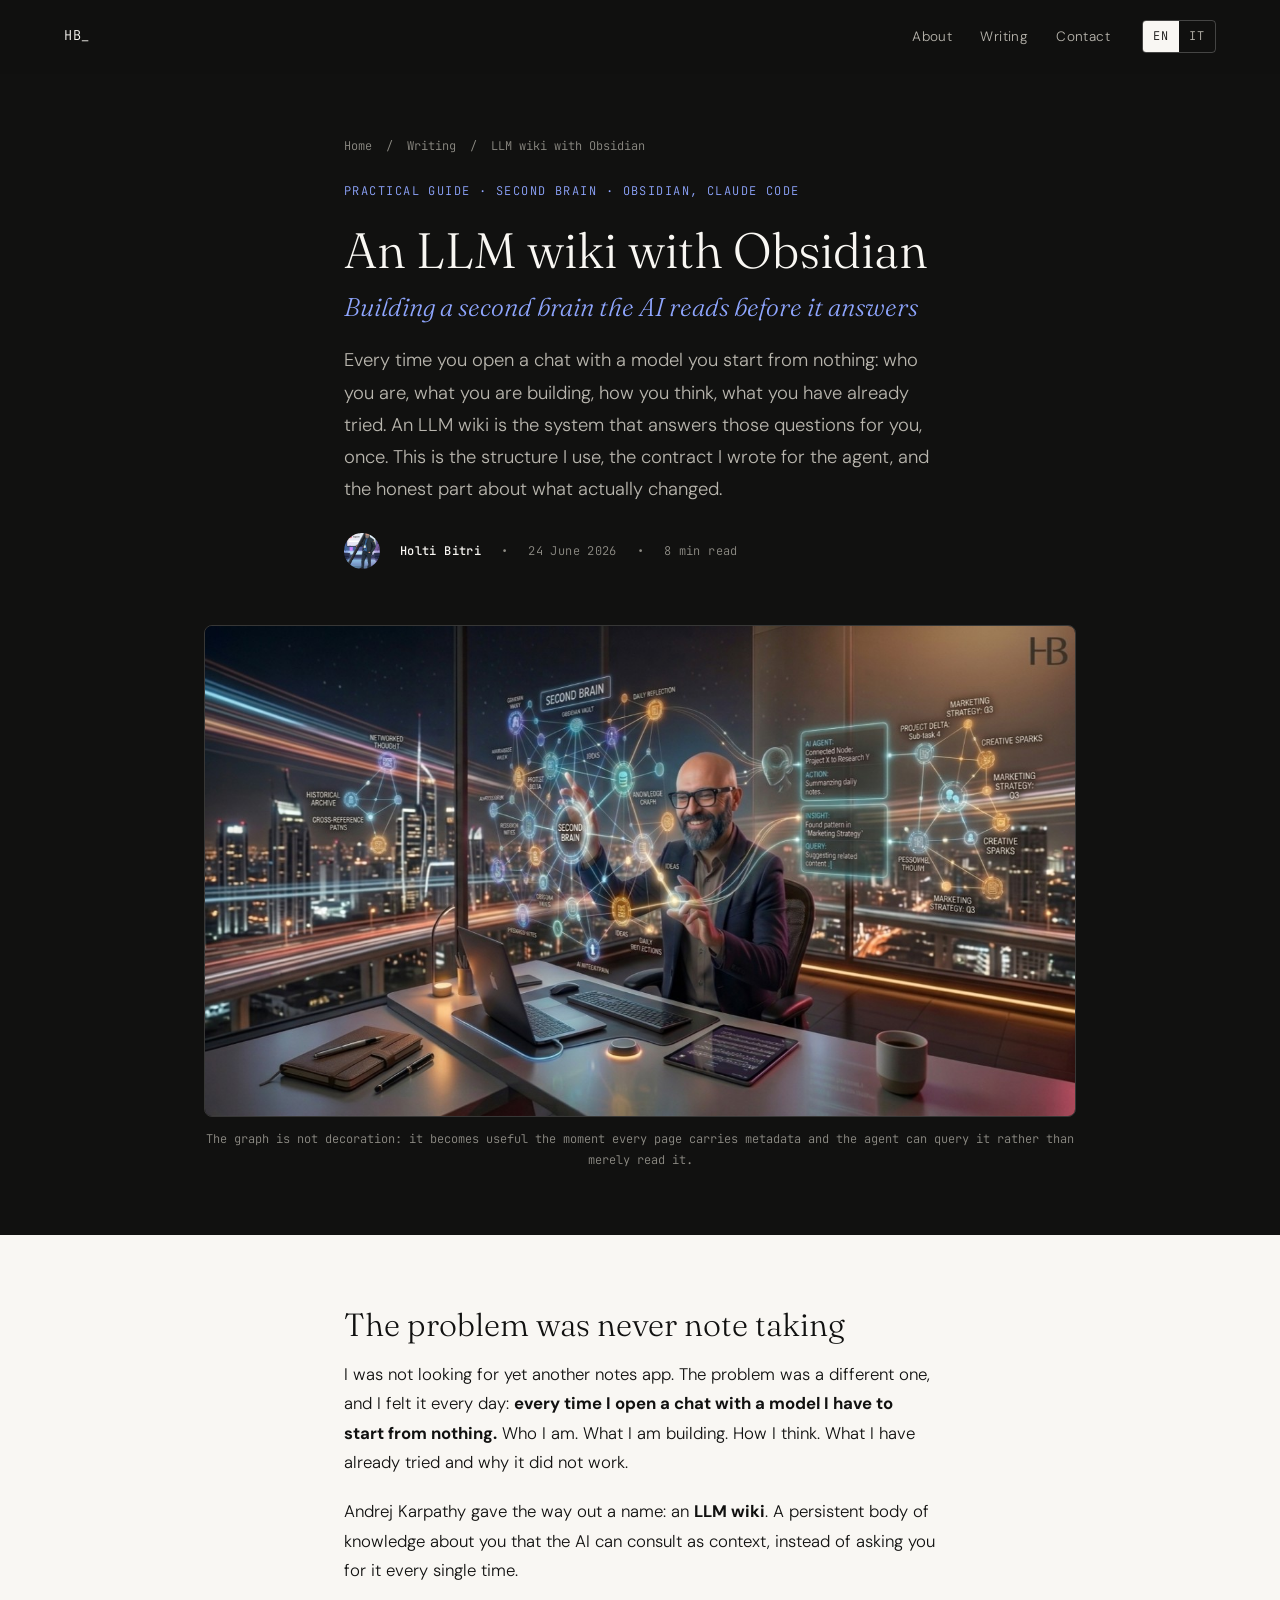
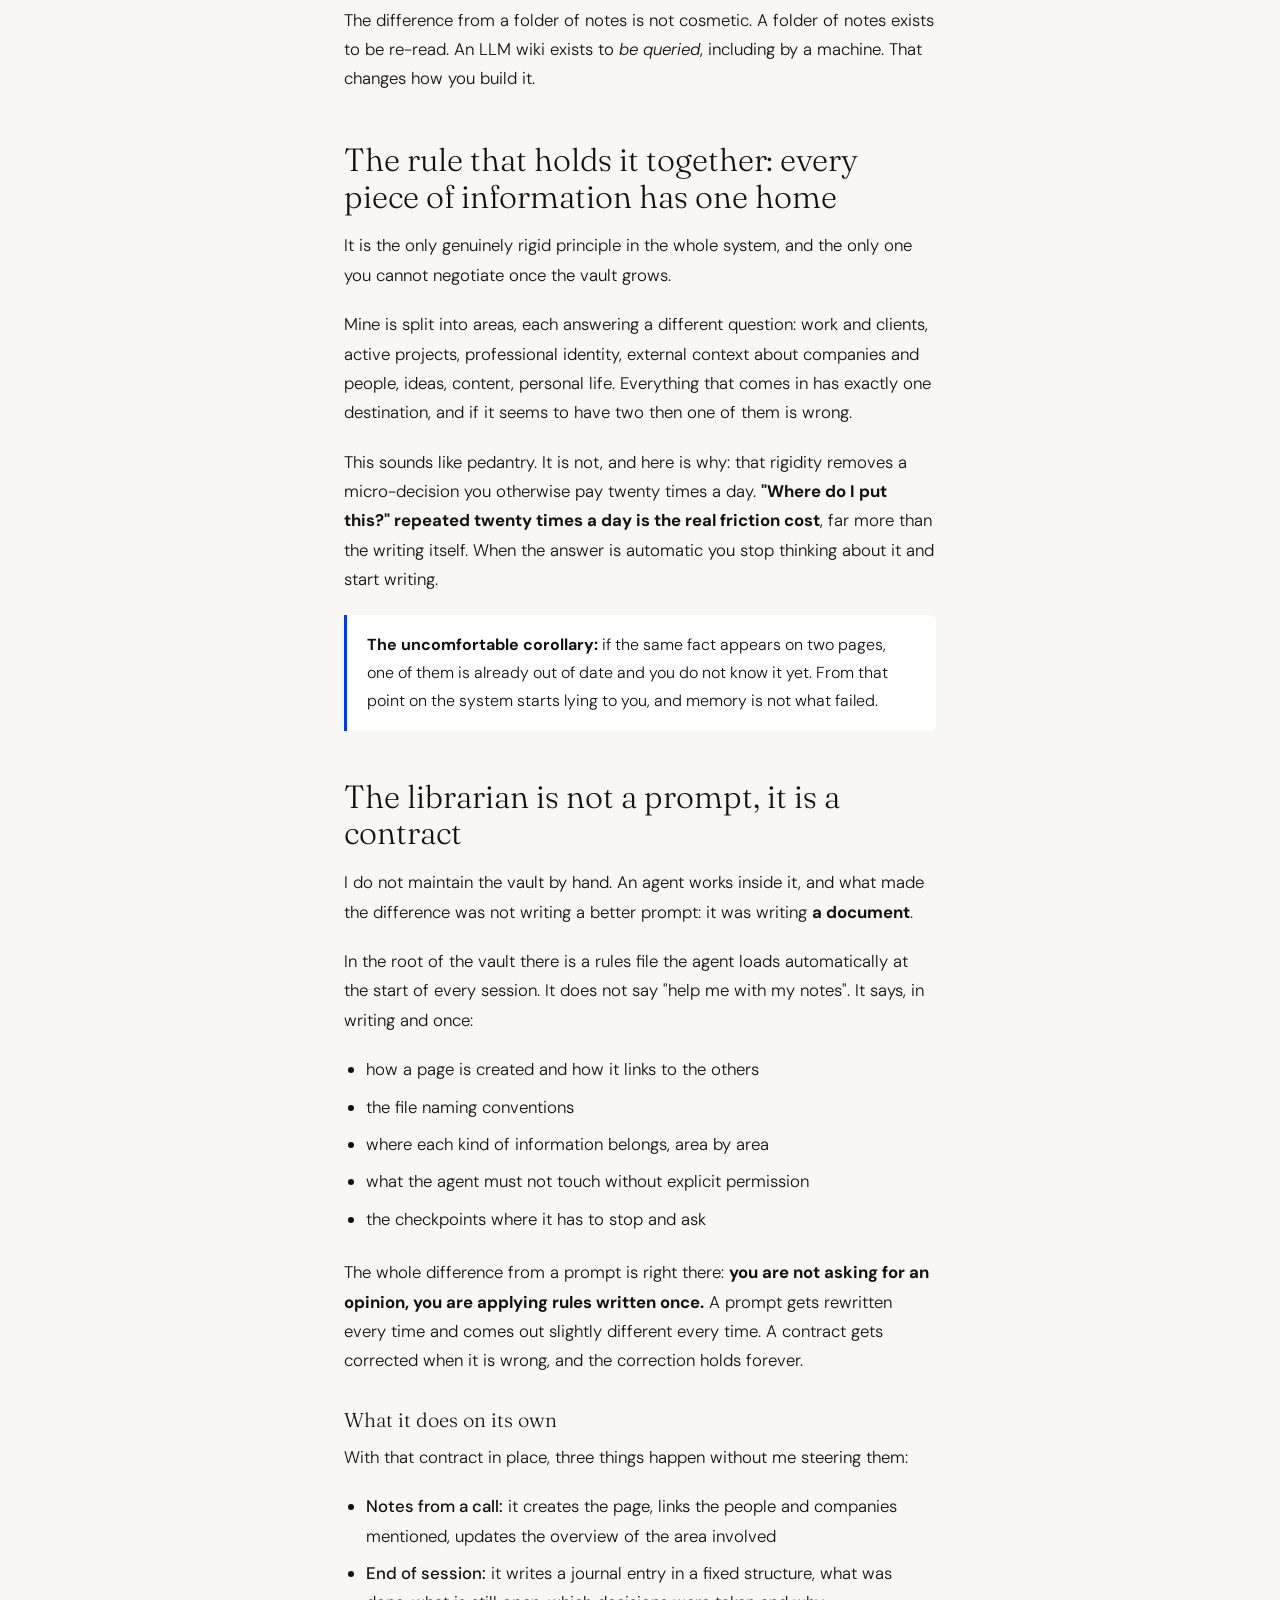
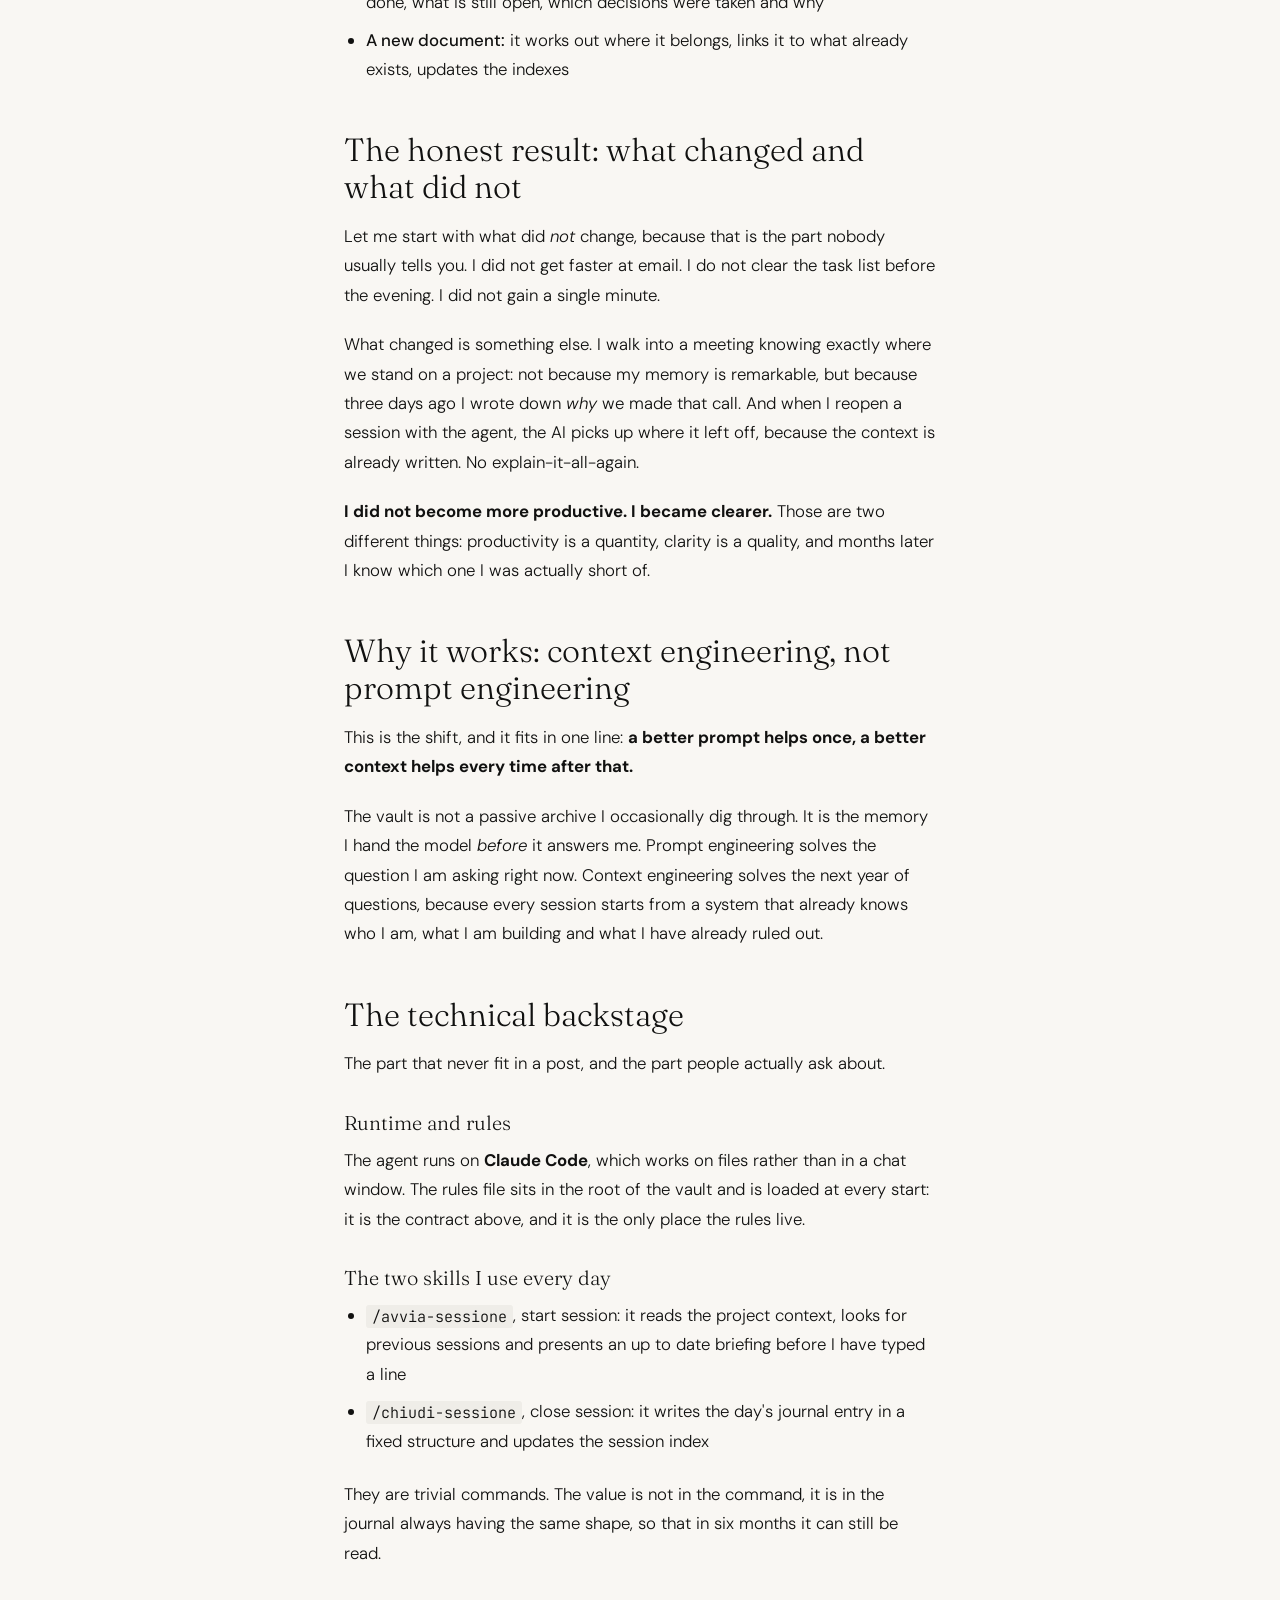
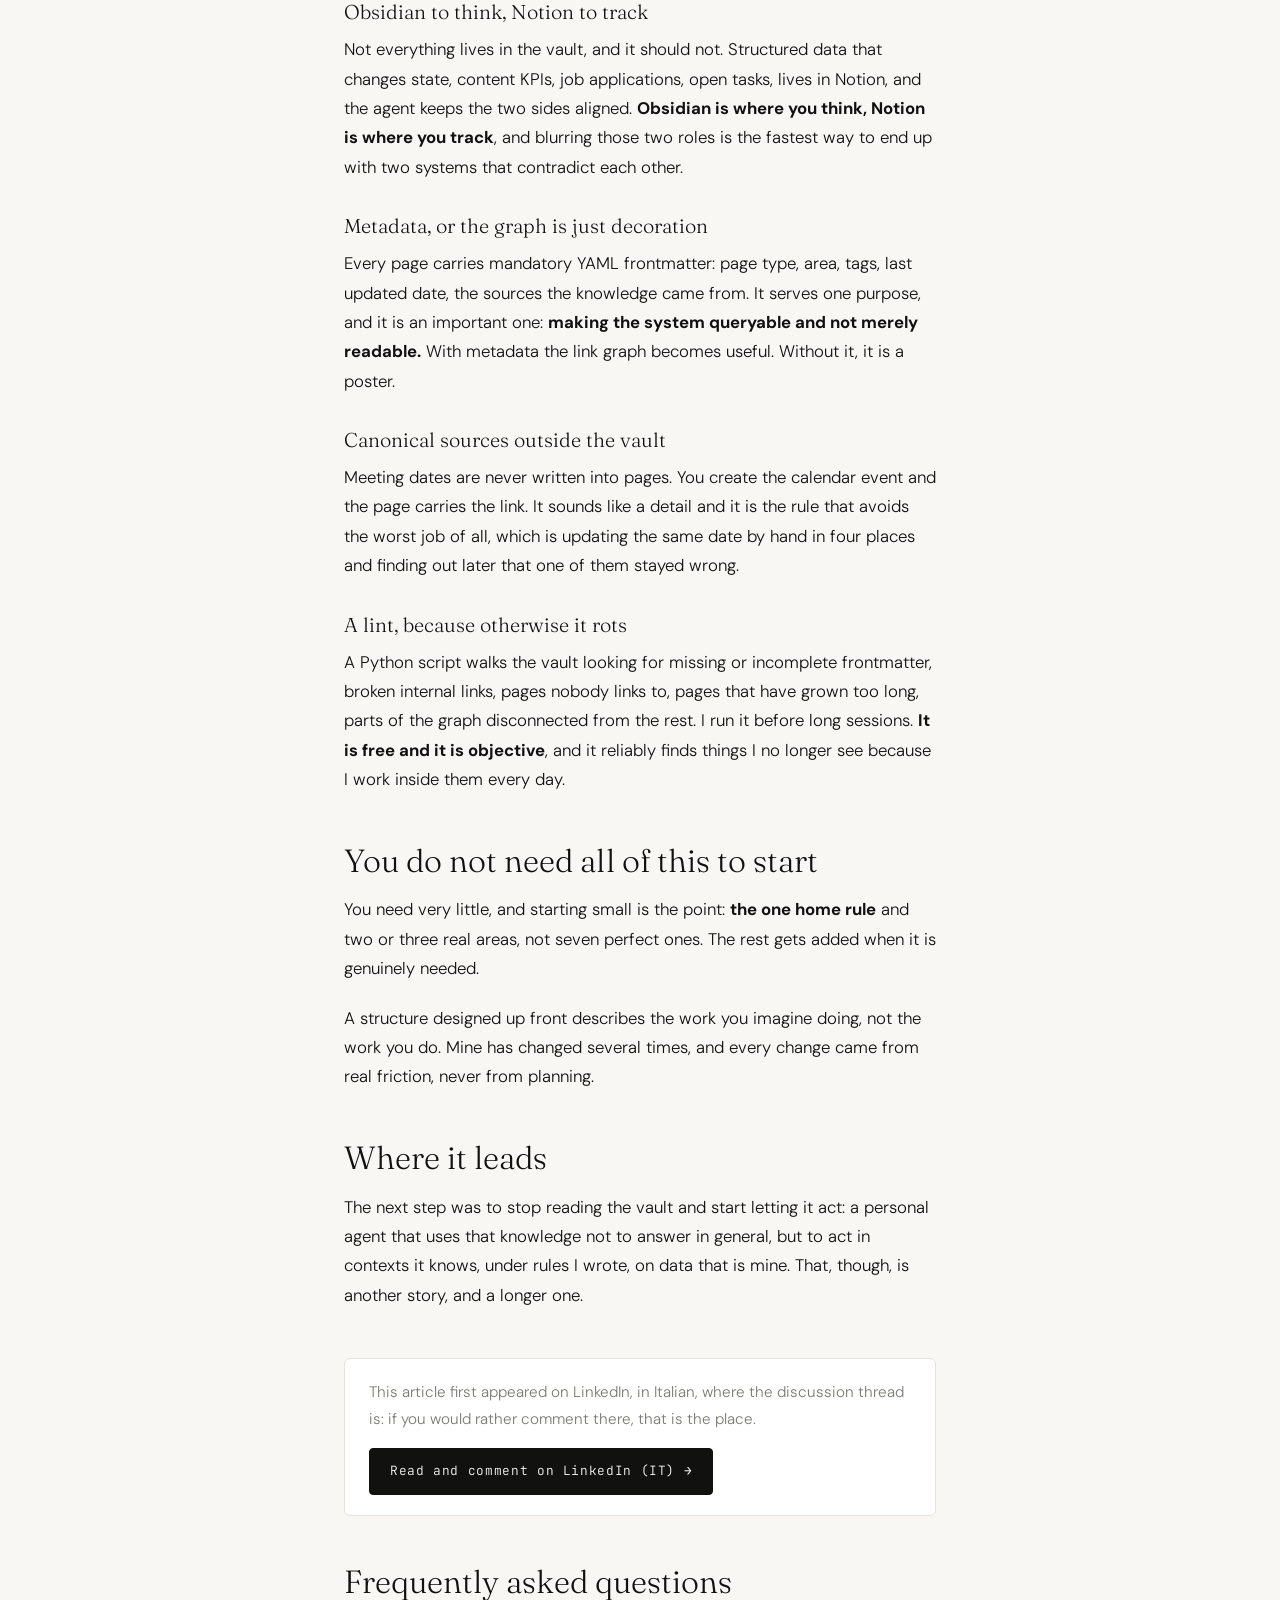
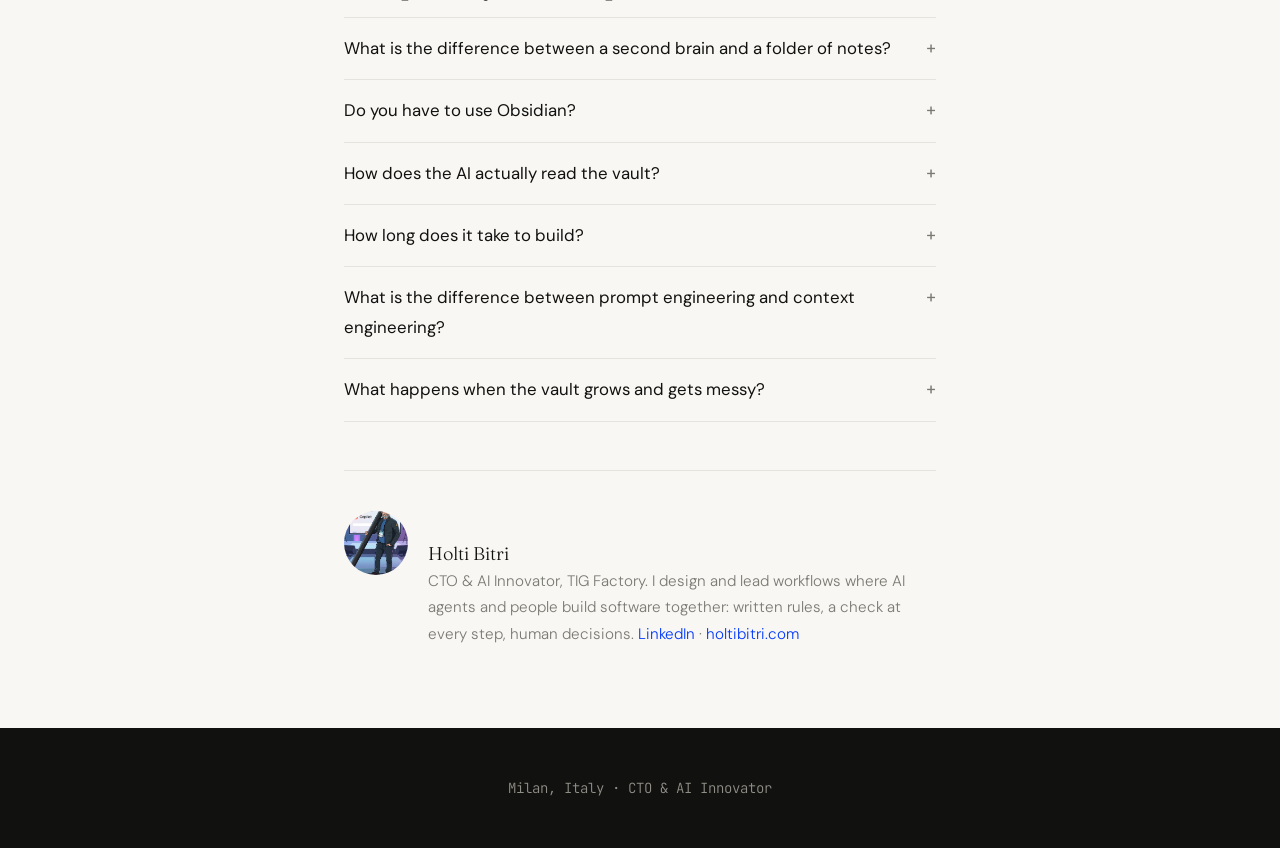
<file: articles/llm-wiki-obsidian-second-brain-ai/index.html>
<!DOCTYPE html>
<html lang="en">
<head>
  <meta charset="UTF-8">
  <meta name="viewport" content="width=device-width, initial-scale=1.0">
  <title>An LLM wiki with Obsidian: building a second brain the AI reads before it answers | Holti Bitri</title>
  <meta name="description" content="How to build an LLM wiki with Obsidian: one rule about structure, a written contract for the AI agent instead of a prompt, and an automated lint.">
  <meta name="keywords" content="LLM wiki, Obsidian second brain, second brain AI, Obsidian Claude Code, context engineering, prompt engineering, PKM with AI, AI agent over a vault, YAML frontmatter, personal knowledge management">
  <meta name="author" content="Holti Bitri">
  <meta name="robots" content="index, follow, max-image-preview:large">
  <link rel="canonical" href="https://holtibitri.com/articles/llm-wiki-obsidian-second-brain-ai/">
  <link rel="alternate" hreflang="en" href="https://holtibitri.com/articles/llm-wiki-obsidian-second-brain-ai/">
  <link rel="alternate" hreflang="it" href="https://holtibitri.com/it/articoli/llm-wiki-obsidian-secondo-cervello-ai/">
  <link rel="alternate" hreflang="x-default" href="https://holtibitri.com/articles/llm-wiki-obsidian-second-brain-ai/">

  <meta property="og:type" content="article">
  <meta property="og:url" content="https://holtibitri.com/articles/llm-wiki-obsidian-second-brain-ai/">
  <meta property="og:title" content="An LLM wiki with Obsidian: building a second brain the AI reads before it answers">
  <meta property="og:description" content="How to build an LLM wiki with Obsidian: one rule about structure, a written contract for the AI agent instead of a prompt, frontmatter conventions, canonical external sources and a">
  <meta property="og:image" content="https://holtibitri.com/img/llm-wiki-obsidian-secondo-cervello.jpg">
  <meta property="og:image:width" content="1279">
  <meta property="og:image:height" content="720">
  <meta property="og:locale" content="en_US">
  <meta property="og:locale:alternate" content="it_IT">
  <meta property="og:site_name" content="Holti Bitri">
  <meta property="article:published_time" content="2026-06-24T10:00:00+02:00">
  <meta property="article:modified_time" content="2026-09-20T22:30:00+02:00">
  <meta property="article:author" content="https://linkedin.com/in/holtibitri">
  <meta property="article:section" content="Tech">
  <meta property="article:tag" content="Obsidian">
  <meta property="article:tag" content="PKM">
  <meta property="article:tag" content="Context engineering">
  <meta property="article:tag" content="Claude Code">

  <meta name="twitter:card" content="summary_large_image">
  <meta name="twitter:title" content="An LLM wiki with Obsidian: building a second brain the AI reads before it answers">
  <meta name="twitter:description" content="How to build an LLM wiki with Obsidian: one rule about structure, a written contract for the AI agent instead of a prompt, frontmatter conventions, canonical external sources and a">
  <meta name="twitter:image" content="https://holtibitri.com/img/llm-wiki-obsidian-secondo-cervello.jpg">

  <link rel="preconnect" href="https://fonts.googleapis.com">
  <link rel="preconnect" href="https://fonts.gstatic.com" crossorigin>
  <link rel="icon" type="image/x-icon" href="/favicon.ico">
  <link href="https://fonts.googleapis.com/css2?family=Fraunces:ital,opsz,wght@0,9..144,300;0,9..144,400;1,9..144,300&family=DM+Sans:wght@300;400;500&family=JetBrains+Mono:wght@400;500&display=swap" rel="stylesheet">

  <script type="application/ld+json">
  {
    "@context": "https://schema.org",
    "@graph": [
      {
        "@type": "TechArticle",
        "@id": "https://holtibitri.com/articles/llm-wiki-obsidian-second-brain-ai/#article",
        "headline": "An LLM wiki with Obsidian: building a second brain the AI reads before it answers",
        "description": "How to build an LLM wiki with Obsidian: one rule about structure, a written contract for the AI agent instead of a prompt, frontmatter conventions, canonical external sources and an automated lint. The technical backstage, plus what it actually changed and what it did not.",
        "image": "https://holtibitri.com/img/llm-wiki-obsidian-secondo-cervello.jpg",
        "inLanguage": "en",
        "datePublished": "2026-06-24T10:00:00+02:00",
        "dateModified": "2026-09-20T22:30:00+02:00",
        "wordCount": 2000,
        "keywords": ["LLM wiki", "Obsidian", "second brain", "context engineering", "Claude Code", "PKM", "frontmatter", "knowledge management"],
        "proficiencyLevel": "Beginner",
        "author": { "@id": "https://holtibitri.com/#person" },
        "publisher": { "@id": "https://holtibitri.com/#person" },
        "mainEntityOfPage": { "@type": "WebPage", "@id": "https://holtibitri.com/articles/llm-wiki-obsidian-second-brain-ai/" },
        "isBasedOn": "https://www.linkedin.com/pulse/ho-costruito-una-llm-wiki-o-second-brain-con-obsidian-holti-bitri-74the/"
      },
      {
        "@type": "Person",
        "@id": "https://holtibitri.com/#person",
        "name": "Holti Bitri",
        "url": "https://holtibitri.com/",
        "jobTitle": "CTO & AI Innovator",
        "sameAs": ["https://linkedin.com/in/holtibitri", "https://github.com/holtibitri-arch"]
      },
      {
        "@type": "BreadcrumbList",
        "@id": "https://holtibitri.com/articles/llm-wiki-obsidian-second-brain-ai/#breadcrumb",
        "itemListElement": [
          { "@type": "ListItem", "position": 1, "name": "Home", "item": "https://holtibitri.com/" },
          { "@type": "ListItem", "position": 2, "name": "Writing", "item": "https://holtibitri.com/#writing" },
          { "@type": "ListItem", "position": 3, "name": "LLM wiki with Obsidian" }
        ]
      },
      {
        "@type": "FAQPage",
        "@id": "https://holtibitri.com/articles/llm-wiki-obsidian-second-brain-ai/#faq",
        "mainEntity": [
          { "@type": "Question", "name": "What is the difference between a second brain and a folder of notes?",
            "acceptedAnswer": { "@type": "Answer", "text": "A folder of notes is there to be re-read. An LLM wiki is there to be queried, including by a model. In practice the difference is three things: every piece of information has exactly one home, every page carries structured metadata, and the maintenance rules are written in a file rather than remembered." } },
          { "@type": "Question", "name": "Do you have to use Obsidian?",
            "acceptedAnswer": { "@type": "Answer", "text": "No. What matters is that the pages are plain text files on disk, with readable metadata and links between them. Obsidian is convenient because it is only a reader on top of a folder of Markdown: change tool tomorrow and the files are still yours, and the agent still reads them." } },
          { "@type": "Question", "name": "How does the AI actually read the vault?",
            "acceptedAnswer": { "@type": "Answer", "text": "You point a file-aware agent, such as Claude Code, at the vault folder. In the root there is a rules file that gets loaded at the start of every session and tells the agent how the structure works, where each kind of thing belongs, and what it must not touch without asking." } },
          { "@type": "Question", "name": "How long does it take to build?",
            "acceptedAnswer": { "@type": "Answer", "text": "Little to start and a lot to finish, which is precisely why you should not try to finish it. The single-home rule and two or three real areas are enough; the rest gets added when it is needed, because a structure designed up front describes the work you imagine, not the work you do." } },
          { "@type": "Question", "name": "What is the difference between prompt engineering and context engineering?",
            "acceptedAnswer": { "@type": "Answer", "text": "A better prompt helps once. A better context helps every time after that. The prompt solves the question you are asking now, the context solves the next year of questions, because the model starts out already knowing who you are, what you are building and what you have already tried." } },
          { "@type": "Question", "name": "What happens when the vault grows and gets messy?",
            "acceptedAnswer": { "@type": "Answer", "text": "You need an automated check, otherwise it rots. A script that looks for missing frontmatter, broken links, pages nobody links to and pages that have grown too long, run before long sessions, keeps the system readable without you having to think about it." } }
        ]
      }
    ]
  }
  </script>

  <link rel="stylesheet" href="/css/site.css">
  <link rel="stylesheet" href="/css/article.css">
  <script defer src="https://cloud.umami.is/script.js" data-website-id="4d89a1e3-8961-4b64-9579-4c118118822f"></script>
</head>
<body>

  <nav id="navbar">
    <a href="/" class="nav-logo">HB_</a>
    <div class="nav-right">
      <ul class="nav-links">
        <li><a href="/#about">About</a></li>
        <li><a href="/#writing">Writing</a></li>
        <li><a href="/#contact">Contact</a></li>
      </ul>
      <div class="lang-toggle">
        <a class="lang-btn active" href="https://holtibitri.com/articles/llm-wiki-obsidian-second-brain-ai/" hreflang="en" aria-current="page">EN</a>
        <a class="lang-btn" href="https://holtibitri.com/it/articoli/llm-wiki-obsidian-secondo-cervello-ai/" hreflang="it">IT</a>
      </div>
    </div>
  </nav>

  <header class="article-header">
    <div class="container">
      <p class="breadcrumb"><a href="/">Home</a> &nbsp;/&nbsp; <a href="/#writing">Writing</a> &nbsp;/&nbsp; LLM wiki with Obsidian</p>
      <p class="eyebrow">Practical guide &middot; Second brain &middot; Obsidian, Claude Code</p>
      <h1><span class="h1-main">An LLM wiki with Obsidian</span> <span class="h1-sub">Building a second brain the AI reads before it answers</span></h1>
      <p class="lead">Every time you open a chat with a model you start from nothing: who you are, what you are building, how you think, what you have already tried. An LLM wiki is the system that answers those questions for you, once. This is the structure I use, the contract I wrote for the agent, and the honest part about what actually changed.</p>
      <div class="meta">
        <img src="/avatar.jpg" alt="Holti Bitri" width="36" height="36">
        <span><strong>Holti Bitri</strong></span>
        <span>&bull;</span>
        <time datetime="2026-06-24">24 June 2026</time>
        <span>&bull;</span>
        <span>8 min read</span>
      </div>
    </div>
  <figure class="hero">
    <img src="/img/llm-wiki-obsidian-secondo-cervello.jpg" width="1279" height="720" alt="Illustration: a desk in a night-time office in front of a city skyline, with a holographic knowledge graph labelled Second Brain and panels showing an AI agent linking nodes, summarising the day's notes and suggesting related content" fetchpriority="high">
    <figcaption>The graph is not decoration: it becomes useful the moment every page carries metadata and the agent can query it rather than merely read it.</figcaption>
  </figure>
  </header>

  <article class="container">

    <h2>The problem was never note taking</h2>

    <p>I was not looking for yet another notes app. The problem was a different one, and I felt it every day: <strong>every time I open a chat with a model I have to start from nothing.</strong> Who I am. What I am building. How I think. What I have already tried and why it did not work.</p>

    <p>Andrej Karpathy gave the way out a name: an <strong>LLM wiki</strong>. A persistent body of knowledge about you that the AI can consult as context, instead of asking you for it every single time.</p>

    <p>The difference from a folder of notes is not cosmetic. A folder of notes exists to be re-read. An LLM wiki exists to <em>be queried</em>, including by a machine. That changes how you build it.</p>

    <h2>The rule that holds it together: every piece of information has one home</h2>

    <p>It is the only genuinely rigid principle in the whole system, and the only one you cannot negotiate once the vault grows.</p>

    <p>Mine is split into areas, each answering a different question: work and clients, active projects, professional identity, external context about companies and people, ideas, content, personal life. Everything that comes in has exactly one destination, and if it seems to have two then one of them is wrong.</p>

    <p>This sounds like pedantry. It is not, and here is why: that rigidity removes a micro-decision you otherwise pay twenty times a day. <strong>"Where do I put this?" repeated twenty times a day is the real friction cost</strong>, far more than the writing itself. When the answer is automatic you stop thinking about it and start writing.</p>

    <div class="callout"><p><strong>The uncomfortable corollary:</strong> if the same fact appears on two pages, one of them is already out of date and you do not know it yet. From that point on the system starts lying to you, and memory is not what failed.</p></div>

    <h2>The librarian is not a prompt, it is a contract</h2>

    <p>I do not maintain the vault by hand. An agent works inside it, and what made the difference was not writing a better prompt: it was writing <strong>a document</strong>.</p>

    <p>In the root of the vault there is a rules file the agent loads automatically at the start of every session. It does not say "help me with my notes". It says, in writing and once:</p>

    <ul>
      <li>how a page is created and how it links to the others</li>
      <li>the file naming conventions</li>
      <li>where each kind of information belongs, area by area</li>
      <li>what the agent must not touch without explicit permission</li>
      <li>the checkpoints where it has to stop and ask</li>
    </ul>

    <p>The whole difference from a prompt is right there: <strong>you are not asking for an opinion, you are applying rules written once.</strong> A prompt gets rewritten every time and comes out slightly different every time. A contract gets corrected when it is wrong, and the correction holds forever.</p>

    <h3>What it does on its own</h3>

    <p>With that contract in place, three things happen without me steering them:</p>

    <ul>
      <li><strong>Notes from a call:</strong> it creates the page, links the people and companies mentioned, updates the overview of the area involved</li>
      <li><strong>End of session:</strong> it writes a journal entry in a fixed structure, what was done, what is still open, which decisions were taken and why</li>
      <li><strong>A new document:</strong> it works out where it belongs, links it to what already exists, updates the indexes</li>
    </ul>

    <h2>The honest result: what changed and what did not</h2>

    <p>Let me start with what did <em>not</em> change, because that is the part nobody usually tells you. I did not get faster at email. I do not clear the task list before the evening. I did not gain a single minute.</p>

    <p>What changed is something else. I walk into a meeting knowing exactly where we stand on a project: not because my memory is remarkable, but because three days ago I wrote down <em>why</em> we made that call. And when I reopen a session with the agent, the AI picks up where it left off, because the context is already written. No explain-it-all-again.</p>

    <p><strong>I did not become more productive. I became clearer.</strong> Those are two different things: productivity is a quantity, clarity is a quality, and months later I know which one I was actually short of.</p>

    <h2>Why it works: context engineering, not prompt engineering</h2>

    <p>This is the shift, and it fits in one line: <strong>a better prompt helps once, a better context helps every time after that.</strong></p>

    <p>The vault is not a passive archive I occasionally dig through. It is the memory I hand the model <em>before</em> it answers me. Prompt engineering solves the question I am asking right now. Context engineering solves the next year of questions, because every session starts from a system that already knows who I am, what I am building and what I have already ruled out.</p>

    <h2>The technical backstage</h2>

    <p>The part that never fit in a post, and the part people actually ask about.</p>

    <h3>Runtime and rules</h3>

    <p>The agent runs on <strong>Claude Code</strong>, which works on files rather than in a chat window. The rules file sits in the root of the vault and is loaded at every start: it is the contract above, and it is the only place the rules live.</p>

    <h3>The two skills I use every day</h3>

    <ul>
      <li><code>/avvia-sessione</code>, start session: it reads the project context, looks for previous sessions and presents an up to date briefing before I have typed a line</li>
      <li><code>/chiudi-sessione</code>, close session: it writes the day's journal entry in a fixed structure and updates the session index</li>
    </ul>

    <p>They are trivial commands. The value is not in the command, it is in the journal always having the same shape, so that in six months it can still be read.</p>

    <h3>Obsidian to think, Notion to track</h3>

    <p>Not everything lives in the vault, and it should not. Structured data that changes state, content KPIs, job applications, open tasks, lives in Notion, and the agent keeps the two sides aligned. <strong>Obsidian is where you think, Notion is where you track</strong>, and blurring those two roles is the fastest way to end up with two systems that contradict each other.</p>

    <h3>Metadata, or the graph is just decoration</h3>

    <p>Every page carries mandatory YAML frontmatter: page type, area, tags, last updated date, the sources the knowledge came from. It serves one purpose, and it is an important one: <strong>making the system queryable and not merely readable.</strong> With metadata the link graph becomes useful. Without it, it is a poster.</p>

    <h3>Canonical sources outside the vault</h3>

    <p>Meeting dates are never written into pages. You create the calendar event and the page carries the link. It sounds like a detail and it is the rule that avoids the worst job of all, which is updating the same date by hand in four places and finding out later that one of them stayed wrong.</p>

    <h3>A lint, because otherwise it rots</h3>

    <p>A Python script walks the vault looking for missing or incomplete frontmatter, broken internal links, pages nobody links to, pages that have grown too long, parts of the graph disconnected from the rest. I run it before long sessions. <strong>It is free and it is objective</strong>, and it reliably finds things I no longer see because I work inside them every day.</p>

    <h2>You do not need all of this to start</h2>

    <p>You need very little, and starting small is the point: <strong>the one home rule</strong> and two or three real areas, not seven perfect ones. The rest gets added when it is genuinely needed.</p>

    <p>A structure designed up front describes the work you imagine doing, not the work you do. Mine has changed several times, and every change came from real friction, never from planning.</p>

    <h2>Where it leads</h2>

    <p>The next step was to stop reading the vault and start letting it act: a personal agent that uses that knowledge not to answer in general, but to act in contexts it knows, under rules I wrote, on data that is mine. That, though, is another story, and a longer one.</p>

    <div class="linkedin-box">
      <span>This article first appeared on LinkedIn, in Italian, where the discussion thread is: if you would rather comment there, that is the place.</span>
      <a class="btn btn-primary" href="https://www.linkedin.com/pulse/ho-costruito-una-llm-wiki-o-second-brain-con-obsidian-holti-bitri-74the/" target="_blank" rel="noopener noreferrer nofollow" hreflang="it">Read and comment on LinkedIn (IT) &rarr;</a>
    </div>

    <section class="faq" id="faq">
      <h2>Frequently asked questions</h2>
      <details>
        <summary>What is the difference between a second brain and a folder of notes?</summary>
        <p>A folder of notes is there to be re-read. An LLM wiki is there to be queried, including by a model. In practice the difference is three things: every piece of information has exactly one home, every page carries structured metadata, and the maintenance rules are written in a file rather than remembered.</p>
      </details>
      <details>
        <summary>Do you have to use Obsidian?</summary>
        <p>No. What matters is that the pages are plain text files on disk, with readable metadata and links between them. Obsidian is convenient because it is only a reader on top of a folder of Markdown: change tool tomorrow and the files are still yours, and the agent still reads them.</p>
      </details>
      <details>
        <summary>How does the AI actually read the vault?</summary>
        <p>You point a file-aware agent, such as Claude Code, at the vault folder. In the root there is a rules file that gets loaded at the start of every session and tells the agent how the structure works, where each kind of thing belongs, and what it must not touch without asking.</p>
      </details>
      <details>
        <summary>How long does it take to build?</summary>
        <p>Little to start and a lot to finish, which is precisely why you should not try to finish it. The single-home rule and two or three real areas are enough; the rest gets added when it is needed, because a structure designed up front describes the work you imagine, not the work you do.</p>
      </details>
      <details>
        <summary>What is the difference between prompt engineering and context engineering?</summary>
        <p>A better prompt helps once. A better context helps every time after that. The prompt solves the question you are asking now, the context solves the next year of questions, because the model starts out already knowing who you are, what you are building and what you have already tried.</p>
      </details>
      <details>
        <summary>What happens when the vault grows and gets messy?</summary>
        <p>You need an automated check, otherwise it rots. A script that looks for missing frontmatter, broken links, pages nobody links to and pages that have grown too long, run before long sessions, keeps the system readable without you having to think about it.</p>
      </details>
    </section>

    <div class="author">
      <img src="/avatar.jpg" alt="Holti Bitri" width="64" height="64" loading="lazy">
      <div>
        <h3>Holti Bitri</h3>
        <p>CTO &amp; AI Innovator, TIG Factory. I design and lead workflows where AI agents and people build software together: written rules, a check at every step, human decisions. <a href="https://linkedin.com/in/holtibitri" target="_blank" rel="noopener noreferrer">LinkedIn</a> &middot; <a href="/">holtibitri.com</a></p>
      </div>
    </div>
  </article>

  <footer>Milan, Italy &middot; CTO &amp; AI Innovator</footer>

  <script>
    const navbar = document.getElementById('navbar');
    window.addEventListener('scroll', () => navbar.classList.toggle('scrolled', window.scrollY > 20));
  </script>
</body>
</html>
</file>
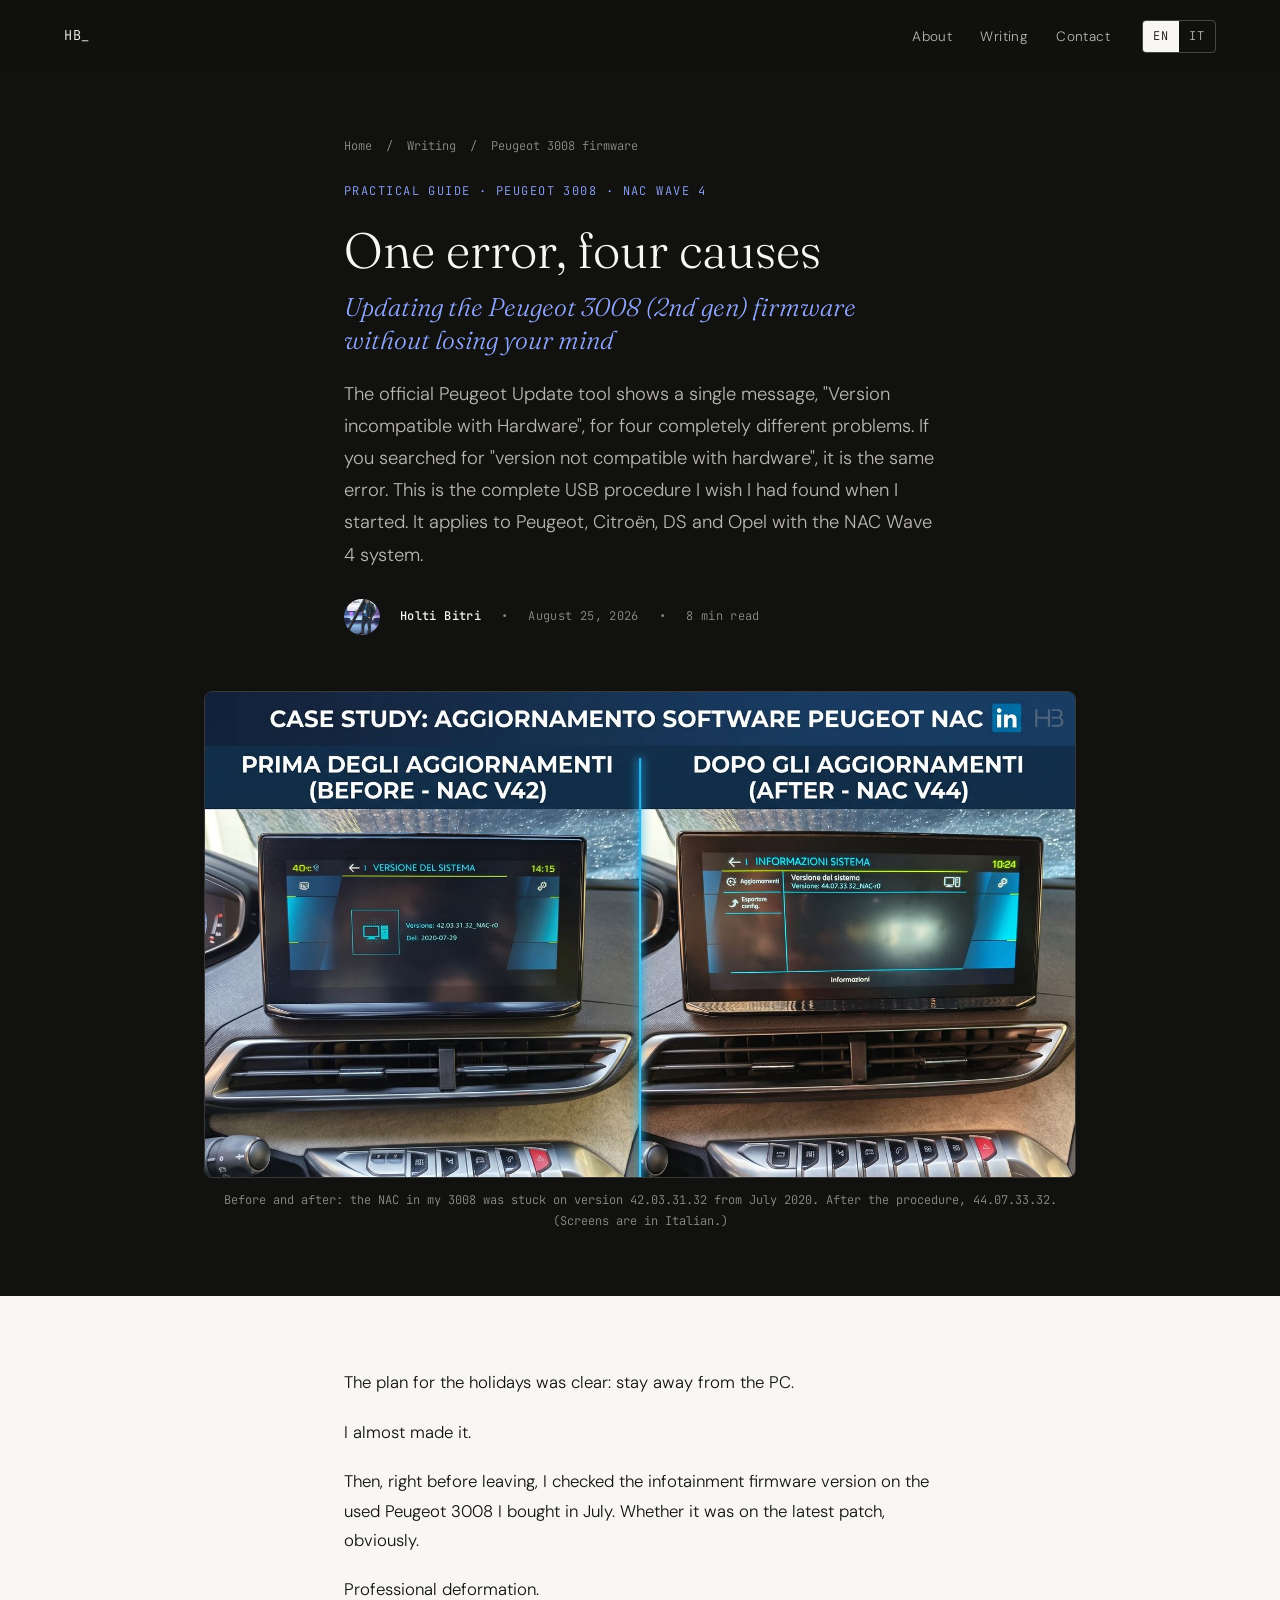
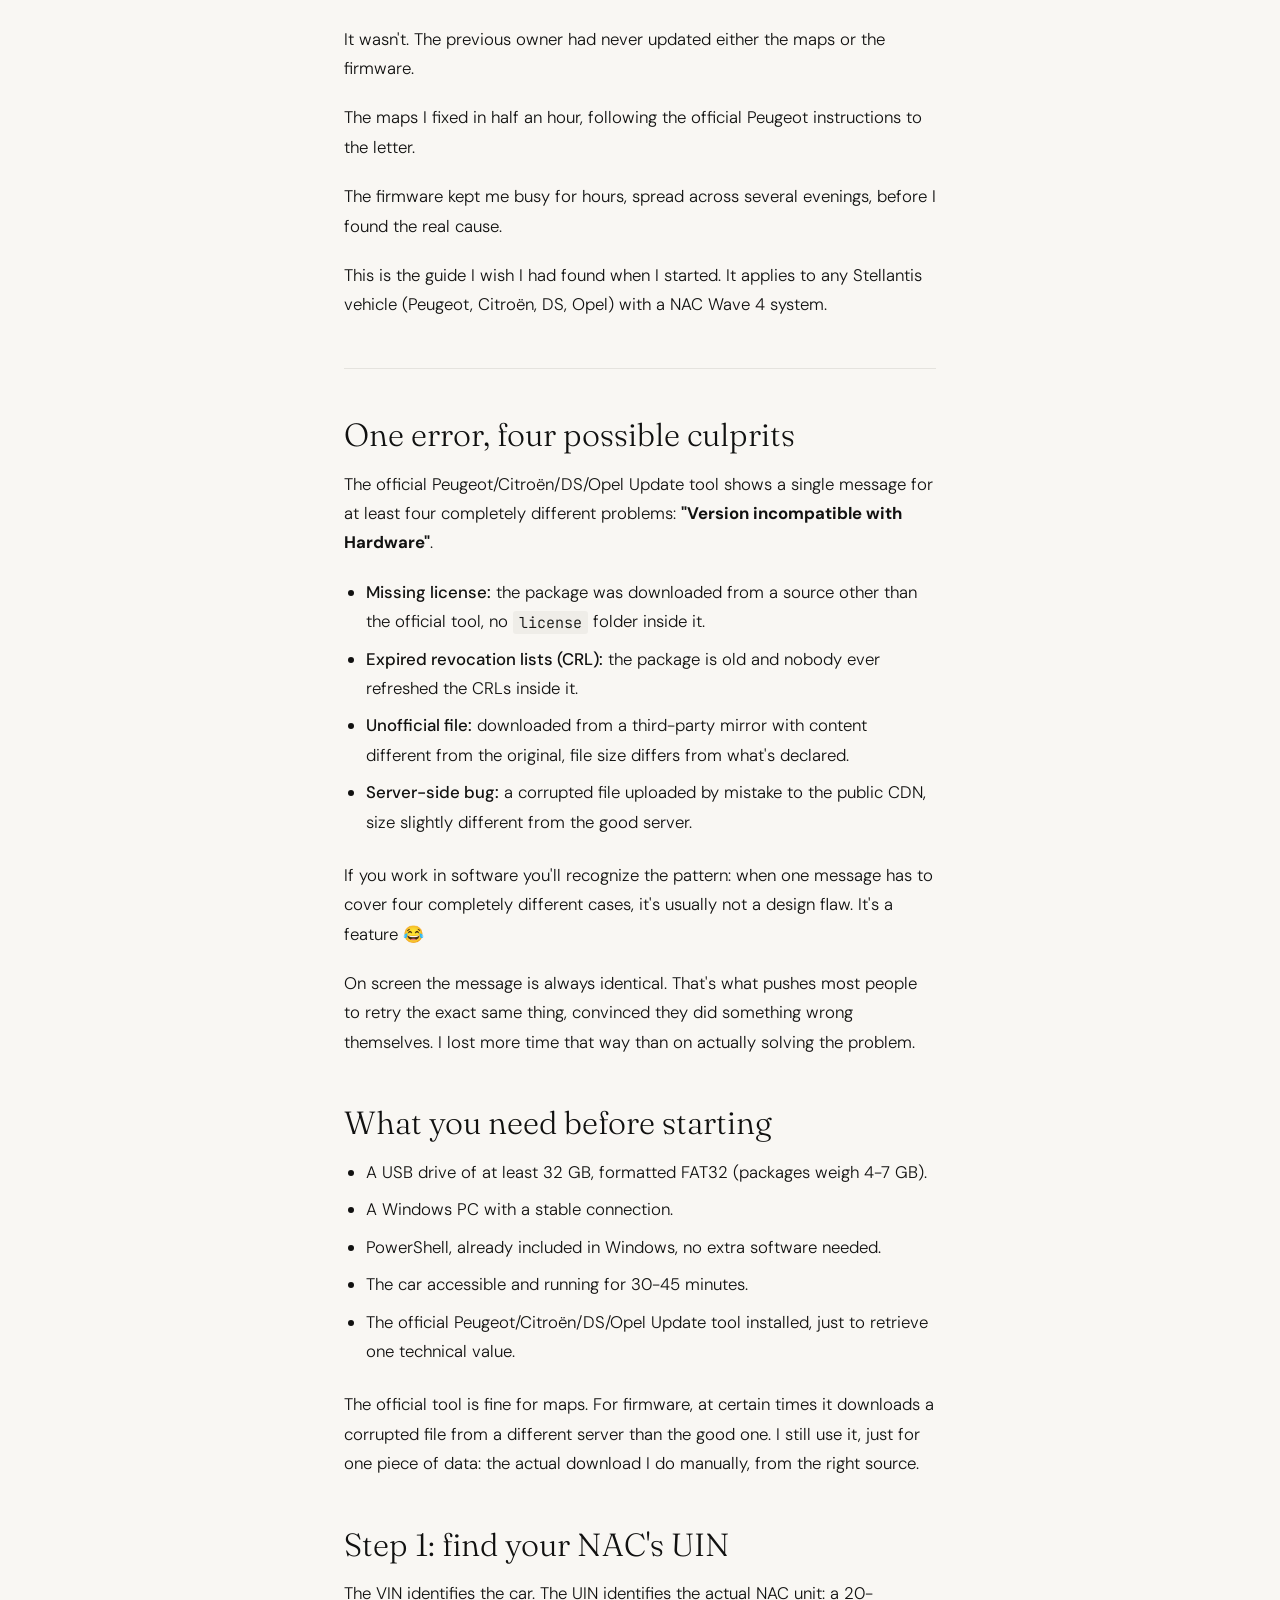
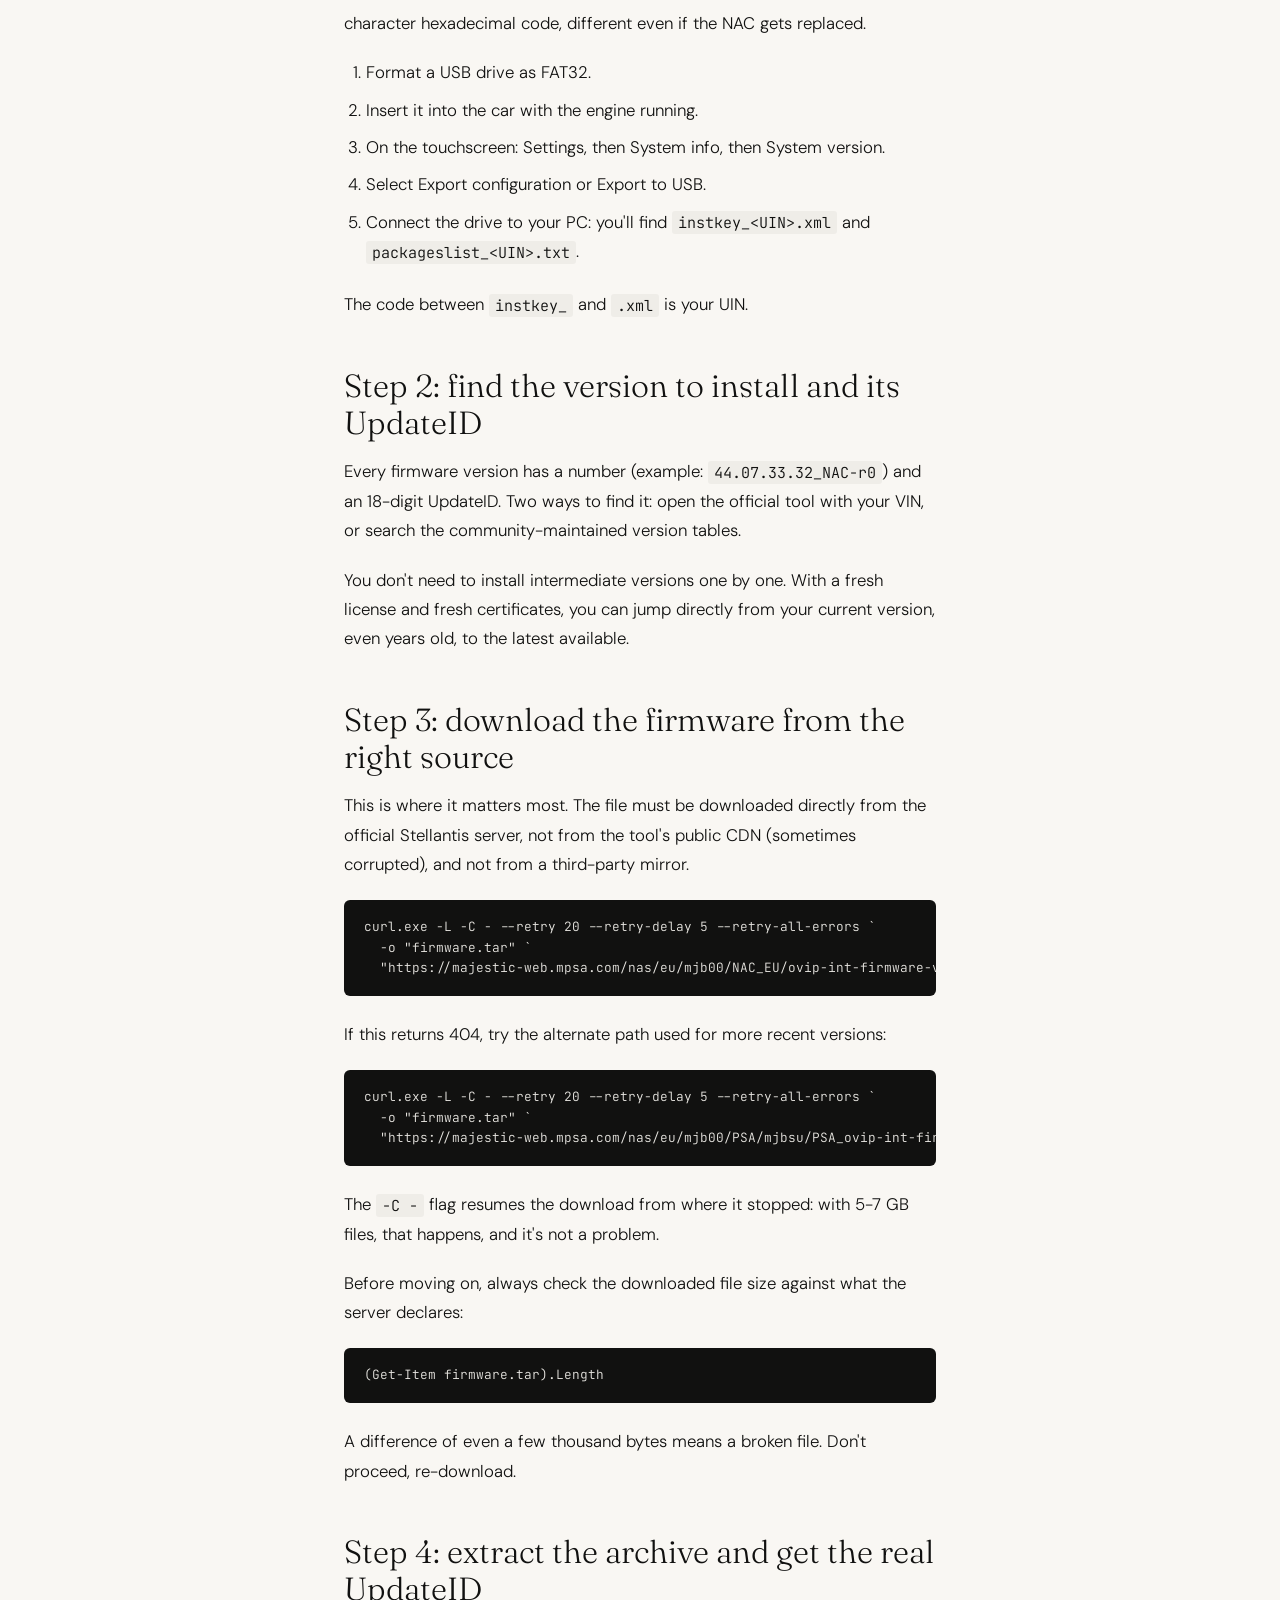
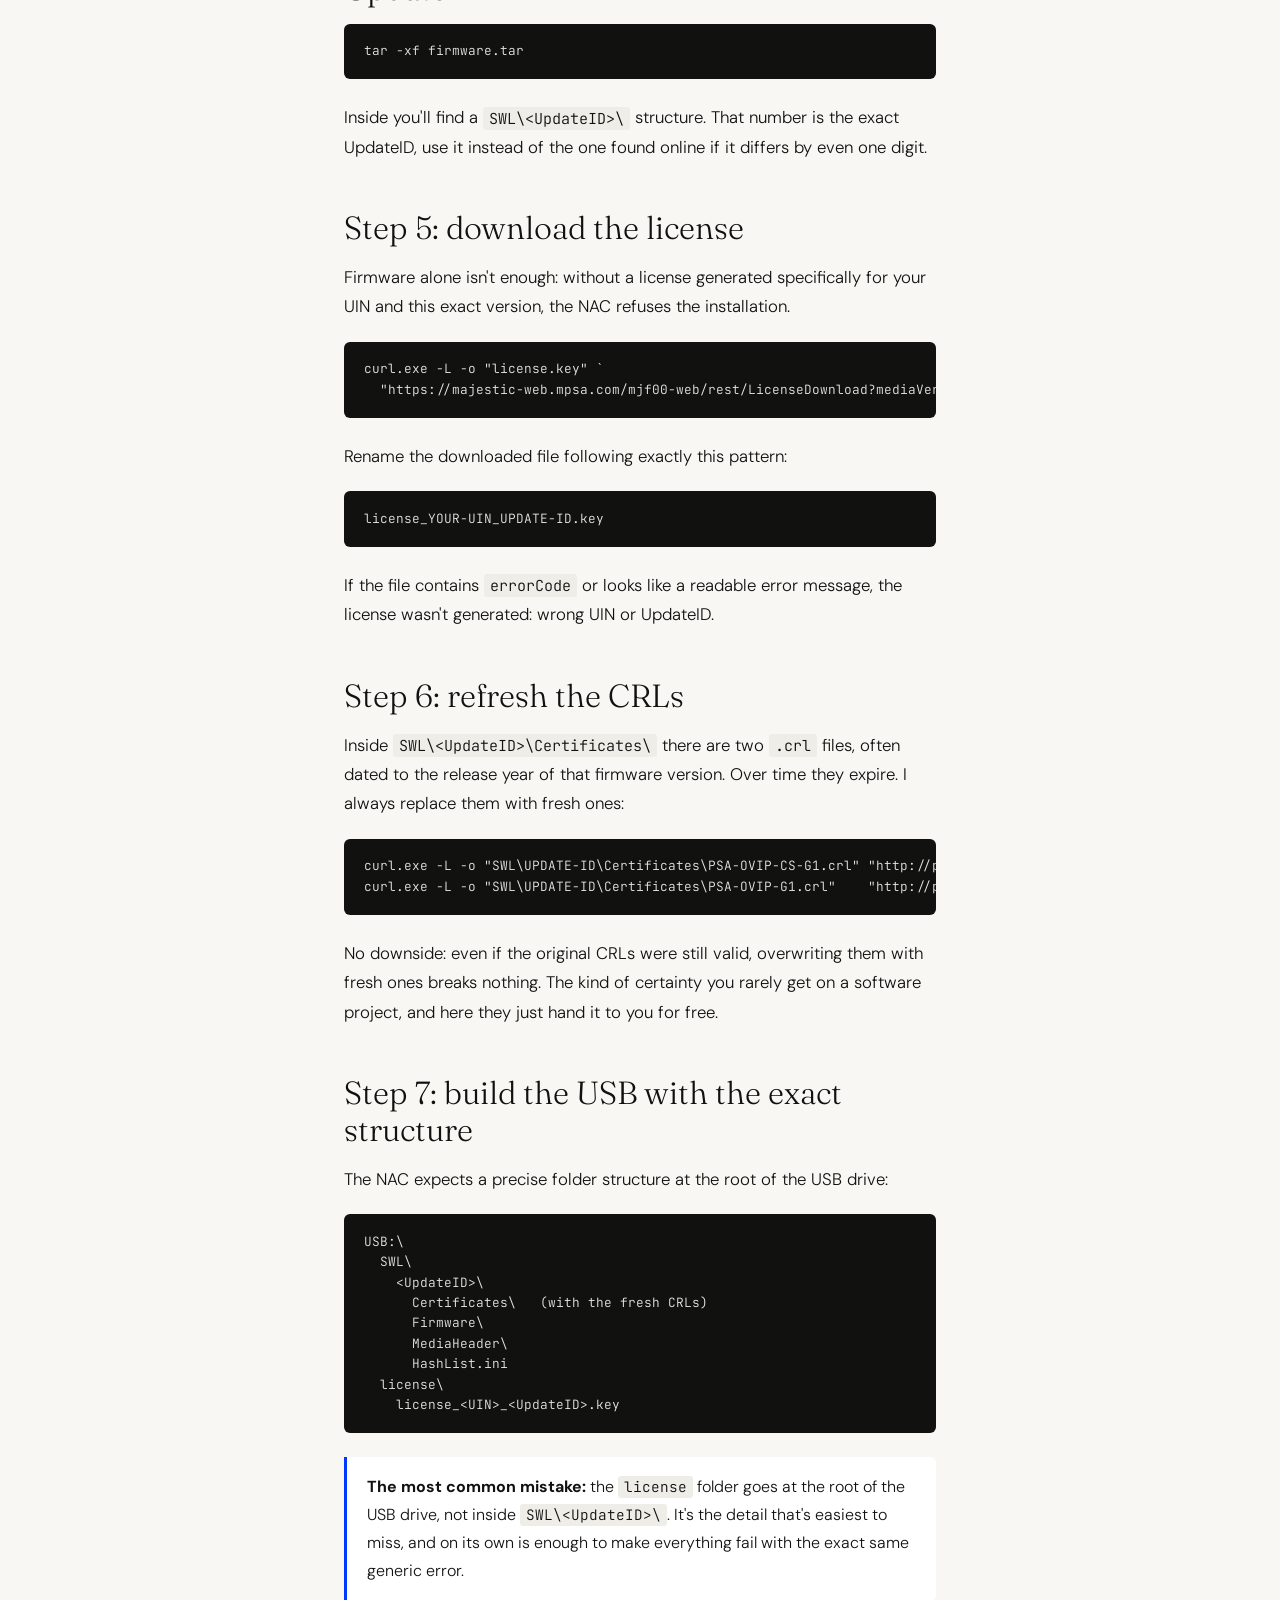
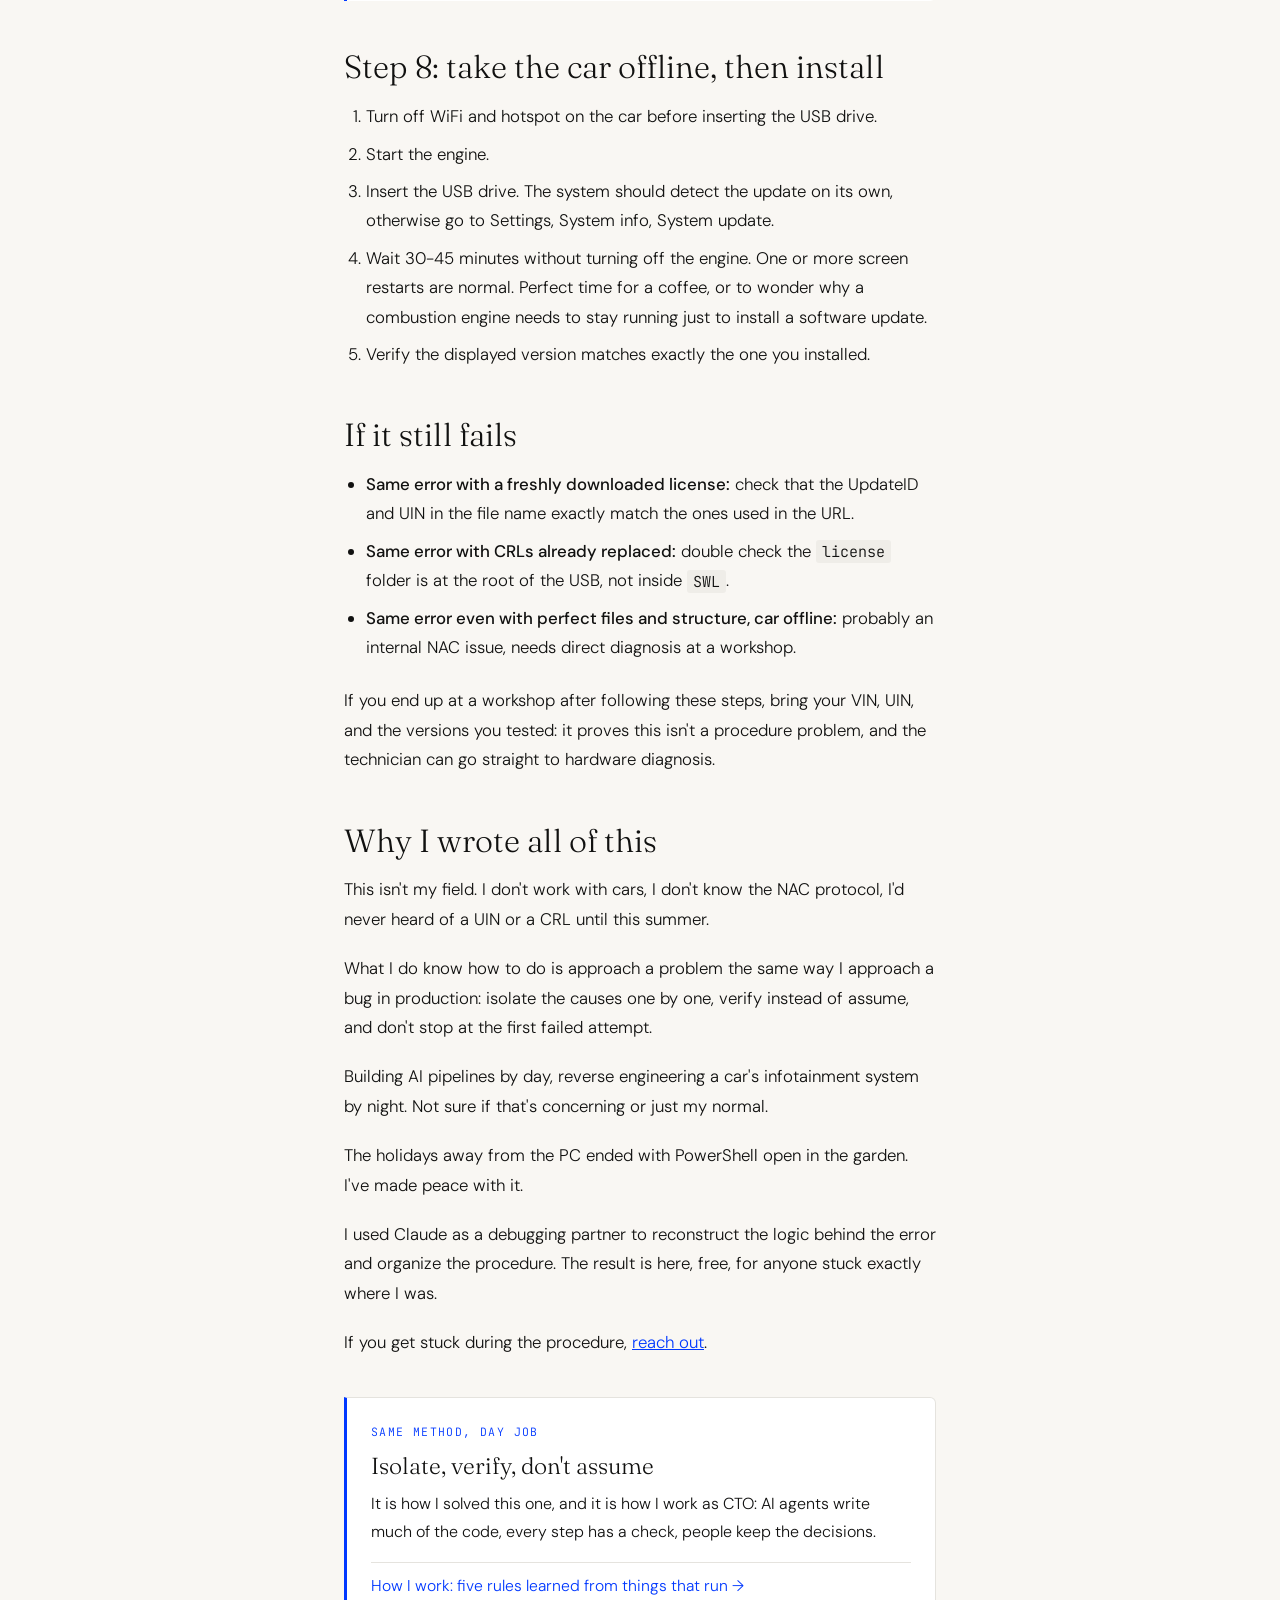
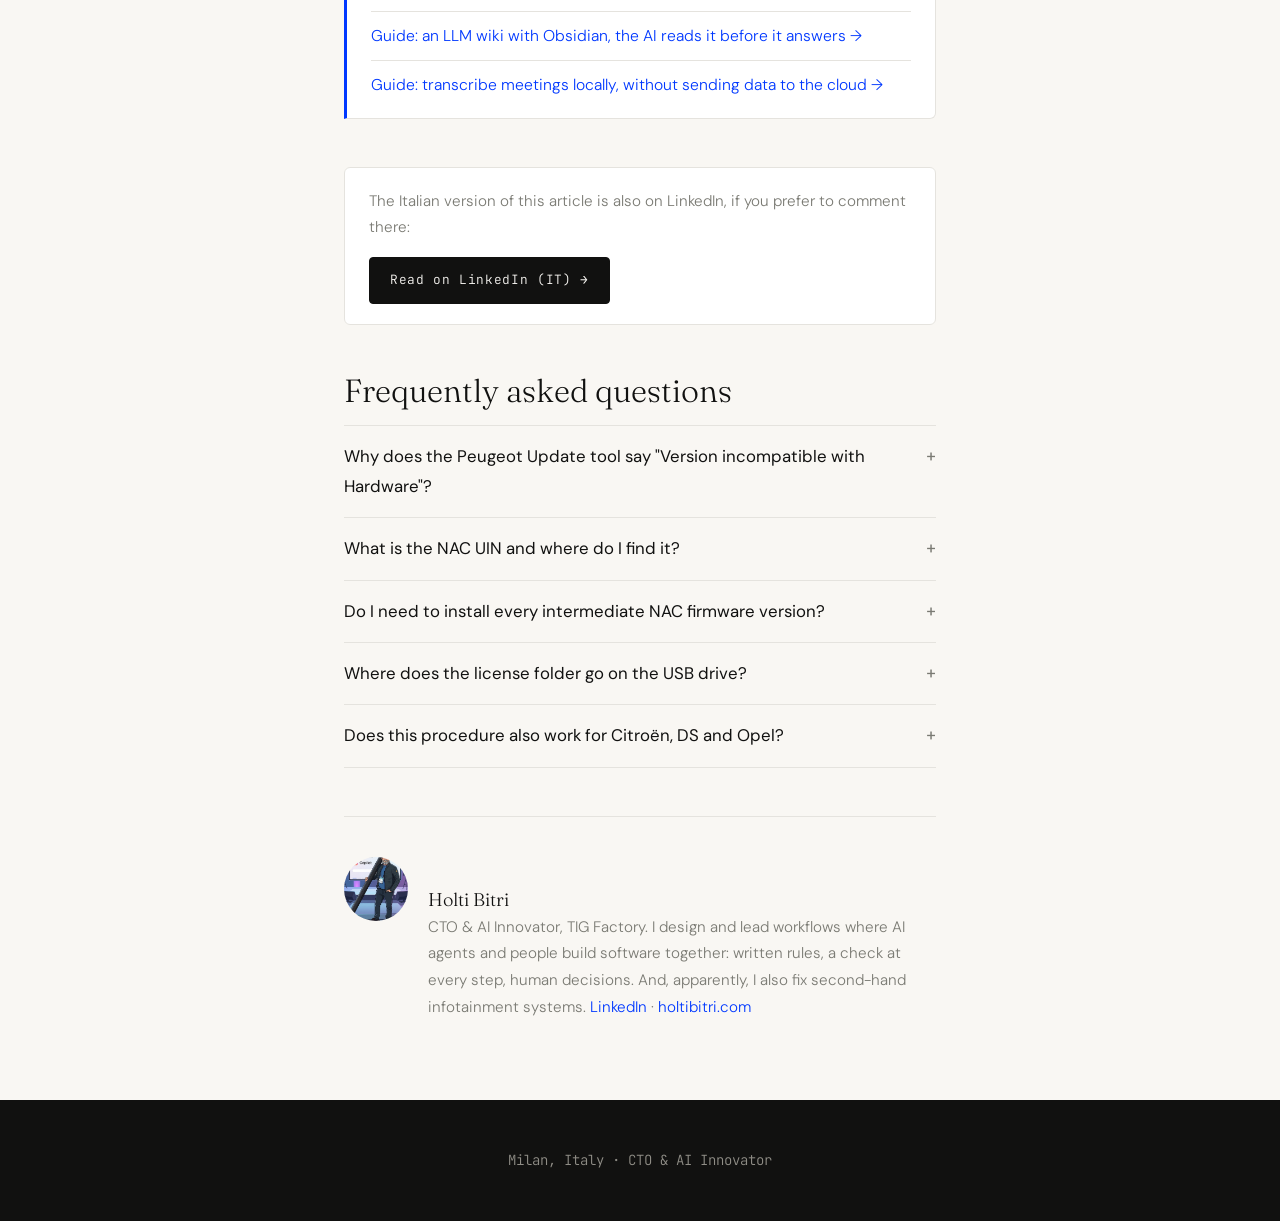
<file: articles/peugeot-3008-firmware-update-error/index.html>
<!DOCTYPE html>
<html lang="en">
<head>
  <meta charset="UTF-8">
  <meta name="viewport" content="width=device-width, initial-scale=1.0">
  <title>Peugeot 3008: version not compatible with hardware, the 4 causes and the NAC firmware USB procedure | Holti Bitri</title>
  <meta name="description" content="Peugeot Update says the version is not compatible with the hardware? Step-by-step USB fix for the NAC Wave 4 firmware: UIN, UpdateID, license, CRL, folders.">
  <meta name="keywords" content="Peugeot 3008 firmware update, NAC Wave 4, version incompatible with hardware, Peugeot Update tool error, NAC USB update, NAC license, Peugeot UIN, UpdateID, PSA CRL, Citroën DS Opel firmware, Peugeot infotainment update">
  <meta name="author" content="Holti Bitri">
  <meta name="robots" content="index, follow, max-image-preview:large">
  <link rel="canonical" href="https://holtibitri.com/articles/peugeot-3008-firmware-update-error/">
  <link rel="alternate" hreflang="en" href="https://holtibitri.com/articles/peugeot-3008-firmware-update-error/">
  <link rel="alternate" hreflang="it" href="https://holtibitri.com/it/articoli/peugeot-3008-aggiornamento-firmware-errore/">
  <link rel="alternate" hreflang="x-default" href="https://holtibitri.com/articles/peugeot-3008-firmware-update-error/">

  <meta property="og:type" content="article">
  <meta property="og:url" content="https://holtibitri.com/articles/peugeot-3008-firmware-update-error/">
  <meta property="og:title" content="One error, four causes: updating the Peugeot 3008 (2nd gen) firmware without losing your mind">
  <meta property="og:description" content="The official tool shows one error for four different problems. The complete USB procedure for the NAC Wave 4 firmware on Peugeot, Citroën, DS and Opel.">
  <meta property="og:image" content="https://holtibitri.com/img/peugeot-3008-nac-firmware-before-after.jpg">
  <meta property="og:image:width" content="1600">
  <meta property="og:image:height" content="893">
  <meta property="og:locale" content="en_US">
  <meta property="og:locale:alternate" content="it_IT">
  <meta property="og:site_name" content="Holti Bitri">
  <meta property="article:published_time" content="2026-08-25T09:45:00+02:00">
  <meta property="article:author" content="https://linkedin.com/in/holtibitri">
  <meta property="article:section" content="Tech">
  <meta property="article:tag" content="Peugeot 3008">
  <meta property="article:tag" content="NAC Wave 4">
  <meta property="article:tag" content="Firmware">
  <meta property="article:tag" content="Stellantis">

  <meta name="twitter:card" content="summary_large_image">
  <meta name="twitter:title" content="One error, four causes: updating the Peugeot 3008 firmware without losing your mind">
  <meta name="twitter:description" content="Step-by-step NAC Wave 4 firmware update via USB: UIN, UpdateID, license, CRL, USB folder structure.">
  <meta name="twitter:image" content="https://holtibitri.com/img/peugeot-3008-nac-firmware-before-after.jpg">

  <link rel="preconnect" href="https://fonts.googleapis.com">
  <link rel="preconnect" href="https://fonts.gstatic.com" crossorigin>
  <link rel="icon" type="image/x-icon" href="/favicon.ico">
  <link href="https://fonts.googleapis.com/css2?family=Fraunces:ital,opsz,wght@0,9..144,300;0,9..144,400;1,9..144,300&family=DM+Sans:wght@300;400;500&family=JetBrains+Mono:wght@400;500&display=swap" rel="stylesheet">

  <script type="application/ld+json">
  {
    "@context": "https://schema.org",
    "@graph": [
      {
        "@type": "TechArticle",
        "@id": "https://holtibitri.com/articles/peugeot-3008-firmware-update-error/#article",
        "headline": "One error, four causes: updating the Peugeot 3008 (2nd gen) firmware without losing your mind",
        "alternativeHeadline": "Peugeot 3008 NAC Wave 4 firmware update: \"Version incompatible with Hardware\" error and USB procedure",
        "description": "Step-by-step guide to update the NAC Wave 4 firmware on Peugeot 3008, Citroën, DS and Opel via USB when the official tool shows the Version incompatible with Hardware error: UIN, UpdateID, license, CRL and USB folder structure.",
        "image": "https://holtibitri.com/img/peugeot-3008-nac-firmware-before-after.jpg",
        "inLanguage": "en",
        "datePublished": "2026-08-25T09:45:00+02:00",
        "dateModified": "2026-08-25T09:45:00+02:00",
        "wordCount": 1550,
        "keywords": ["Peugeot 3008", "firmware update", "NAC Wave 4", "Version incompatible with Hardware", "Peugeot Update", "Stellantis", "Citroën", "DS", "Opel", "UIN", "UpdateID", "CRL"],
        "about": [
          { "@type": "Thing", "name": "Peugeot 3008 second generation" },
          { "@type": "Thing", "name": "NAC Wave 4 infotainment system" }
        ],
        "author": { "@id": "https://holtibitri.com/#person" },
        "publisher": { "@id": "https://holtibitri.com/#person" },
        "mainEntityOfPage": "https://holtibitri.com/articles/peugeot-3008-firmware-update-error/"
      },
      {
        "@type": "Person",
        "@id": "https://holtibitri.com/#person",
        "name": "Holti Bitri",
        "jobTitle": "CTO & AI Innovator",
        "url": "https://holtibitri.com/",
        "image": "https://holtibitri.com/avatar.jpg",
        "worksFor": { "@type": "Organization", "name": "TIG Factory" },
        "sameAs": ["https://linkedin.com/in/holtibitri", "https://github.com/holtibitri-arch"]
      },
      {
        "@type": "BreadcrumbList",
        "itemListElement": [
          { "@type": "ListItem", "position": 1, "name": "Home", "item": "https://holtibitri.com/" },
          { "@type": "ListItem", "position": 2, "name": "Writing", "item": "https://holtibitri.com/#writing" },
          { "@type": "ListItem", "position": 3, "name": "Updating the Peugeot 3008 firmware", "item": "https://holtibitri.com/articles/peugeot-3008-firmware-update-error/" }
        ]
      },
      {
        "@type": "FAQPage",
        "mainEntity": [
          {
            "@type": "Question",
            "name": "Why does the Peugeot Update tool say \"Version incompatible with Hardware\"?",
            "acceptedAnswer": { "@type": "Answer", "text": "The same message covers at least four different causes: a missing license (package without a license folder), expired CRL revocation lists inside the package, an unofficial file downloaded from a third-party mirror, or a corrupted file on the tool's public CDN. The on-screen message is identical in every case, so you have to rule out one cause at a time." }
          },
          {
            "@type": "Question",
            "name": "What is the NAC UIN and where do I find it?",
            "acceptedAnswer": { "@type": "Answer", "text": "The UIN is the 20-character hexadecimal code that identifies the NAC unit itself (unlike the VIN, which identifies the car). You get it by exporting the configuration to a FAT32 USB drive from Settings, System info, System version: in the file instkey_<UIN>.xml, the code between instkey_ and .xml is the UIN." }
          },
          {
            "@type": "Question",
            "name": "Do I need to install every intermediate NAC firmware version?",
            "acceptedAnswer": { "@type": "Answer", "text": "No. With a license generated for your UIN and the chosen version, plus fresh CRLs, you can jump directly from your current version, even years old, to the latest available." }
          },
          {
            "@type": "Question",
            "name": "Where does the license folder go on the USB drive?",
            "acceptedAnswer": { "@type": "Answer", "text": "At the root of the drive, next to the SWL folder, not inside SWL\\<UpdateID>\\. It is the most common mistake and on its own it is enough to make the update fail with the same generic message." }
          },
          {
            "@type": "Question",
            "name": "Does this procedure also work for Citroën, DS and Opel?",
            "acceptedAnswer": { "@type": "Answer", "text": "Yes. It applies to any Stellantis vehicle with the NAC Wave 4 infotainment system, so Peugeot, Citroën, DS and Opel." }
          }
        ]
      }
    ]
  }
  </script>

  <link rel="stylesheet" href="/css/site.css">
  <link rel="stylesheet" href="/css/article.css">
  <script defer src="https://cloud.umami.is/script.js" data-website-id="4d89a1e3-8961-4b64-9579-4c118118822f"></script>
</head>
<body>

  <nav id="navbar">
    <a href="/" class="nav-logo">HB_</a>
    <div class="nav-right">
      <ul class="nav-links">
        <li><a href="/#about">About</a></li>
        <li><a href="/#writing">Writing</a></li>
        <li><a href="/#contact">Contact</a></li>
      </ul>
      <div class="lang-toggle">
        <a class="lang-btn active" href="/articles/peugeot-3008-firmware-update-error/" hreflang="en" aria-current="page">EN</a>
        <a class="lang-btn" href="/it/articoli/peugeot-3008-aggiornamento-firmware-errore/" hreflang="it">IT</a>
      </div>
    </div>
  </nav>

  <header class="article-header">
    <div class="container">
      <p class="breadcrumb"><a href="/">Home</a> &nbsp;/&nbsp; <a href="/#writing">Writing</a> &nbsp;/&nbsp; Peugeot 3008 firmware</p>
      <p class="eyebrow">Practical guide &middot; Peugeot 3008 &middot; NAC Wave 4</p>
      <h1><span class="h1-main">One error, four causes</span> <span class="h1-sub">Updating the Peugeot 3008 (2nd gen) firmware without losing your mind</span></h1>
      <p class="lead">The official Peugeot Update tool shows a single message, "Version incompatible with Hardware", for four completely different problems. If you searched for "version not compatible with hardware", it is the same error. This is the complete USB procedure I wish I had found when I started. It applies to Peugeot, Citroën, DS and Opel with the NAC Wave 4 system.</p>
      <div class="meta">
        <img src="/avatar.jpg" alt="Holti Bitri" width="36" height="36">
        <span><strong>Holti Bitri</strong></span>
        <span>&bull;</span>
        <time datetime="2026-08-25">August 25, 2026</time>
        <span>&bull;</span>
        <span>8 min read</span>
      </div>
    </div>
  <figure class="hero">
    <img src="/img/peugeot-3008-nac-firmware-before-after.jpg" width="1600" height="893" alt="Peugeot 3008 infotainment screen before and after the NAC firmware update: version 42.03.31.32 from 2020 on the left, version 44.07.33.32 on the right" fetchpriority="high">
    <figcaption>Before and after: the NAC in my 3008 was stuck on version 42.03.31.32 from July 2020. After the procedure, 44.07.33.32. (Screens are in Italian.)</figcaption>
  </figure>
  </header>

  <article class="container">
    <p>The plan for the holidays was clear: stay away from the PC.</p>
    <p>I almost made it.</p>
    <p>Then, right before leaving, I checked the infotainment firmware version on the used Peugeot 3008 I bought in July. Whether it was on the latest patch, obviously.</p>
    <p>Professional deformation.</p>
    <p>It wasn't. The previous owner had never updated either the maps or the firmware.</p>
    <p>The maps I fixed in half an hour, following the official Peugeot instructions to the letter.</p>
    <p>The firmware kept me busy for hours, spread across several evenings, before I found the real cause.</p>
    <p>This is the guide I wish I had found when I started. It applies to any Stellantis vehicle (Peugeot, Citroën, DS, Opel) with a NAC Wave 4 system.</p>

    <hr>

    <h2 id="four-causes">One error, four possible culprits</h2>
    <p>The official Peugeot/Citroën/DS/Opel Update tool shows a single message for at least four completely different problems: <strong>"Version incompatible with Hardware"</strong>.</p>
    <ul>
      <li><strong>Missing license:</strong> the package was downloaded from a source other than the official tool, no <code>license</code> folder inside it.</li>
      <li><strong>Expired revocation lists (CRL):</strong> the package is old and nobody ever refreshed the CRLs inside it.</li>
      <li><strong>Unofficial file:</strong> downloaded from a third-party mirror with content different from the original, file size differs from what's declared.</li>
      <li><strong>Server-side bug:</strong> a corrupted file uploaded by mistake to the public CDN, size slightly different from the good server.</li>
    </ul>
    <p>If you work in software you'll recognize the pattern: when one message has to cover four completely different cases, it's usually not a design flaw. It's a feature 😂</p>
    <p>On screen the message is always identical. That's what pushes most people to retry the exact same thing, convinced they did something wrong themselves. I lost more time that way than on actually solving the problem.</p>

    <h2 id="what-you-need">What you need before starting</h2>
    <ul>
      <li>A USB drive of at least 32 GB, formatted FAT32 (packages weigh 4-7 GB).</li>
      <li>A Windows PC with a stable connection.</li>
      <li>PowerShell, already included in Windows, no extra software needed.</li>
      <li>The car accessible and running for 30-45 minutes.</li>
      <li>The official Peugeot/Citroën/DS/Opel Update tool installed, just to retrieve one technical value.</li>
    </ul>
    <p>The official tool is fine for maps. For firmware, at certain times it downloads a corrupted file from a different server than the good one. I still use it, just for one piece of data: the actual download I do manually, from the right source.</p>

    <h2 id="step-1">Step 1: find your NAC's UIN</h2>
    <p>The VIN identifies the car. The UIN identifies the actual NAC unit: a 20-character hexadecimal code, different even if the NAC gets replaced.</p>
    <ol>
      <li>Format a USB drive as FAT32.</li>
      <li>Insert it into the car with the engine running.</li>
      <li>On the touchscreen: Settings, then System info, then System version.</li>
      <li>Select Export configuration or Export to USB.</li>
      <li>Connect the drive to your PC: you'll find <code>instkey_&lt;UIN&gt;.xml</code> and <code>packageslist_&lt;UIN&gt;.txt</code>.</li>
    </ol>
    <p>The code between <code>instkey_</code> and <code>.xml</code> is your UIN.</p>

    <h2 id="step-2">Step 2: find the version to install and its UpdateID</h2>
    <p>Every firmware version has a number (example: <code>44.07.33.32_NAC-r0</code>) and an 18-digit UpdateID. Two ways to find it: open the official tool with your VIN, or search the community-maintained version tables.</p>
    <p>You don't need to install intermediate versions one by one. With a fresh license and fresh certificates, you can jump directly from your current version, even years old, to the latest available.</p>

    <h2 id="step-3">Step 3: download the firmware from the right source</h2>
    <p>This is where it matters most. The file must be downloaded directly from the official Stellantis server, not from the tool's public CDN (sometimes corrupted), and not from a third-party mirror.</p>
<pre><code>curl.exe -L -C - --retry 20 --retry-delay 5 --retry-all-errors `
  -o "firmware.tar" `
  "https://majestic-web.mpsa.com/nas/eu/mjb00/NAC_EU/ovip-int-firmware-version/PSA_ovip-int-firmware-version_VERSION-WITH-DASHES_NAC-r0_NAC_EUR_WAVE4.tar"</code></pre>
    <p>If this returns 404, try the alternate path used for more recent versions:</p>
<pre><code>curl.exe -L -C - --retry 20 --retry-delay 5 --retry-all-errors `
  -o "firmware.tar" `
  "https://majestic-web.mpsa.com/nas/eu/mjb00/PSA/mjbsu/PSA_ovip-int-firmware-version_VERSION-WITH-DASHES_NAC-r0_NAC_EUR_WAVE4.tar"</code></pre>
    <p>The <code>-C -</code> flag resumes the download from where it stopped: with 5-7 GB files, that happens, and it's not a problem.</p>
    <p>Before moving on, always check the downloaded file size against what the server declares:</p>
<pre><code>(Get-Item firmware.tar).Length</code></pre>
    <p>A difference of even a few thousand bytes means a broken file. Don't proceed, re-download.</p>

    <h2 id="step-4">Step 4: extract the archive and get the real UpdateID</h2>
<pre><code>tar -xf firmware.tar</code></pre>
    <p>Inside you'll find a <code>SWL\&lt;UpdateID&gt;\</code> structure. That number is the exact UpdateID, use it instead of the one found online if it differs by even one digit.</p>

    <h2 id="step-5">Step 5: download the license</h2>
    <p>Firmware alone isn't enough: without a license generated specifically for your UIN and this exact version, the NAC refuses the installation.</p>
<pre><code>curl.exe -L -o "license.key" `
  "https://majestic-web.mpsa.com/mjf00-web/rest/LicenseDownload?mediaVersion=UPDATE-ID&amp;uin=YOUR-UIN"</code></pre>
    <p>Rename the downloaded file following exactly this pattern:</p>
<pre><code>license_YOUR-UIN_UPDATE-ID.key</code></pre>
    <p>If the file contains <code>errorCode</code> or looks like a readable error message, the license wasn't generated: wrong UIN or UpdateID.</p>

    <h2 id="step-6">Step 6: refresh the CRLs</h2>
    <p>Inside <code>SWL\&lt;UpdateID&gt;\Certificates\</code> there are two <code>.crl</code> files, often dated to the release year of that firmware version. Over time they expire. I always replace them with fresh ones:</p>
<pre><code>curl.exe -L -o "SWL\UPDATE-ID\Certificates\PSA-OVIP-CS-G1.crl" "http://pki.p3cs.com/PSA-OVIP-CS-G1.crl"
curl.exe -L -o "SWL\UPDATE-ID\Certificates\PSA-OVIP-G1.crl"    "http://pki.p3cs.com/PSA-OVIP-G1.crl"</code></pre>
    <p>No downside: even if the original CRLs were still valid, overwriting them with fresh ones breaks nothing. The kind of certainty you rarely get on a software project, and here they just hand it to you for free.</p>

    <h2 id="step-7">Step 7: build the USB with the exact structure</h2>
    <p>The NAC expects a precise folder structure at the root of the USB drive:</p>
<pre><code>USB:\
  SWL\
    &lt;UpdateID&gt;\
      Certificates\   (with the fresh CRLs)
      Firmware\
      MediaHeader\
      HashList.ini
  license\
    license_&lt;UIN&gt;_&lt;UpdateID&gt;.key</code></pre>
    <div class="callout"><p><strong>The most common mistake:</strong> the <code>license</code> folder goes at the root of the USB drive, not inside <code>SWL\&lt;UpdateID&gt;\</code>. It's the detail that's easiest to miss, and on its own is enough to make everything fail with the exact same generic error.</p></div>

    <h2 id="step-8">Step 8: take the car offline, then install</h2>
    <ol>
      <li>Turn off WiFi and hotspot on the car before inserting the USB drive.</li>
      <li>Start the engine.</li>
      <li>Insert the USB drive. The system should detect the update on its own, otherwise go to Settings, System info, System update.</li>
      <li>Wait 30-45 minutes without turning off the engine. One or more screen restarts are normal. Perfect time for a coffee, or to wonder why a combustion engine needs to stay running just to install a software update.</li>
      <li>Verify the displayed version matches exactly the one you installed.</li>
    </ol>

    <h2 id="if-it-fails">If it still fails</h2>
    <ul>
      <li><strong>Same error with a freshly downloaded license:</strong> check that the UpdateID and UIN in the file name exactly match the ones used in the URL.</li>
      <li><strong>Same error with CRLs already replaced:</strong> double check the <code>license</code> folder is at the root of the USB, not inside <code>SWL</code>.</li>
      <li><strong>Same error even with perfect files and structure, car offline:</strong> probably an internal NAC issue, needs direct diagnosis at a workshop.</li>
    </ul>
    <p>If you end up at a workshop after following these steps, bring your VIN, UIN, and the versions you tested: it proves this isn't a procedure problem, and the technician can go straight to hardware diagnosis.</p>

    <h2 id="why">Why I wrote all of this</h2>
    <p>This isn't my field. I don't work with cars, I don't know the NAC protocol, I'd never heard of a UIN or a CRL until this summer.</p>
    <p>What I do know how to do is approach a problem the same way I approach a bug in production: isolate the causes one by one, verify instead of assume, and don't stop at the first failed attempt.</p>
    <p>Building AI pipelines by day, reverse engineering a car's infotainment system by night. Not sure if that's concerning or just my normal.</p>
    <p>The holidays away from the PC ended with PowerShell open in the garden. I've made peace with it.</p>
    <p>I used Claude as a debugging partner to reconstruct the logic behind the error and organize the procedure. The result is here, free, for anyone stuck exactly where I was.</p>
    <p>If you get stuck during the procedure, <a href="/#contact" data-umami-event="peugeot-next" data-umami-event-target="contact" data-umami-event-lang="en">reach out</a>.</p>

    <aside class="next-box" aria-label="Same method, day job">
      <p class="next-eyebrow">Same method, day job</p>
      <p class="next-title">Isolate, verify, don't assume</p>
      <p>It is how I solved this one, and it is how I work as CTO: AI agents write much of the code, every step has a check, people keep the decisions.</p>
      <ul class="next-links">
        <li><a href="/#method" data-umami-event="peugeot-next" data-umami-event-target="method" data-umami-event-lang="en">How I work: five rules learned from things that run &rarr;</a></li>
        <li><a href="/articles/llm-wiki-obsidian-second-brain-ai/" data-umami-event="peugeot-next" data-umami-event-target="guide-llm-wiki" data-umami-event-lang="en">Guide: an LLM wiki with Obsidian, the AI reads it before it answers &rarr;</a></li>
        <li><a href="/articles/transcribe-meetings-locally-without-cloud/" data-umami-event="peugeot-next" data-umami-event-target="guide-meetings" data-umami-event-lang="en">Guide: transcribe meetings locally, without sending data to the cloud &rarr;</a></li>
      </ul>
    </aside>

    <div class="linkedin-box">
      <span>The Italian version of this article is also on LinkedIn, if you prefer to comment there:</span>
      <a class="btn btn-primary" href="https://www.linkedin.com/pulse/un-errore-quattro-cause-aggiornare-il-firmware-della-peugeot-bitri-yzhue" target="_blank" rel="noopener noreferrer" hreflang="it">Read on LinkedIn (IT) &rarr;</a>
    </div>

    <section class="faq" id="faq">
      <h2>Frequently asked questions</h2>
      <details>
        <summary>Why does the Peugeot Update tool say "Version incompatible with Hardware"?</summary>
        <p>The same message covers at least four different causes: a missing license (package without a <code>license</code> folder), expired CRL revocation lists inside the package, an unofficial file downloaded from a third-party mirror, or a corrupted file on the tool's public CDN. The on-screen message is identical in every case, so you have to rule out one cause at a time.</p>
      </details>
      <details>
        <summary>What is the NAC UIN and where do I find it?</summary>
        <p>The UIN is the 20-character hexadecimal code that identifies the NAC unit itself (unlike the VIN, which identifies the car). You get it by exporting the configuration to a FAT32 USB drive from Settings, System info, System version: in the file <code>instkey_&lt;UIN&gt;.xml</code>, the code between <code>instkey_</code> and <code>.xml</code> is the UIN.</p>
      </details>
      <details>
        <summary>Do I need to install every intermediate NAC firmware version?</summary>
        <p>No. With a license generated for your UIN and the chosen version, plus fresh CRLs, you can jump directly from your current version, even years old, to the latest available.</p>
      </details>
      <details>
        <summary>Where does the license folder go on the USB drive?</summary>
        <p>At the root of the drive, next to the <code>SWL</code> folder, not inside <code>SWL\&lt;UpdateID&gt;\</code>. It is the most common mistake and on its own it is enough to make the update fail with the same generic message.</p>
      </details>
      <details>
        <summary>Does this procedure also work for Citroën, DS and Opel?</summary>
        <p>Yes. It applies to any Stellantis vehicle with the NAC Wave 4 infotainment system, so Peugeot, Citroën, DS and Opel.</p>
      </details>
    </section>

    <div class="author">
      <img src="/avatar.jpg" alt="Holti Bitri" width="64" height="64" loading="lazy">
      <div>
        <h3>Holti Bitri</h3>
        <p>CTO &amp; AI Innovator, TIG Factory. I design and lead workflows where AI agents and people build software together: written rules, a check at every step, human decisions. And, apparently, I also fix second-hand infotainment systems. <a href="https://linkedin.com/in/holtibitri" target="_blank" rel="noopener noreferrer">LinkedIn</a> &middot; <a href="/" data-umami-event="peugeot-next" data-umami-event-target="home" data-umami-event-lang="en">holtibitri.com</a></p>
      </div>
    </div>
  </article>

  <footer>Milan, Italy &middot; CTO &amp; AI Innovator</footer>

  <script>
    const navbar = document.getElementById('navbar');
    window.addEventListener('scroll', () => navbar.classList.toggle('scrolled', window.scrollY > 20));
  </script>
</body>
</html>
</file>
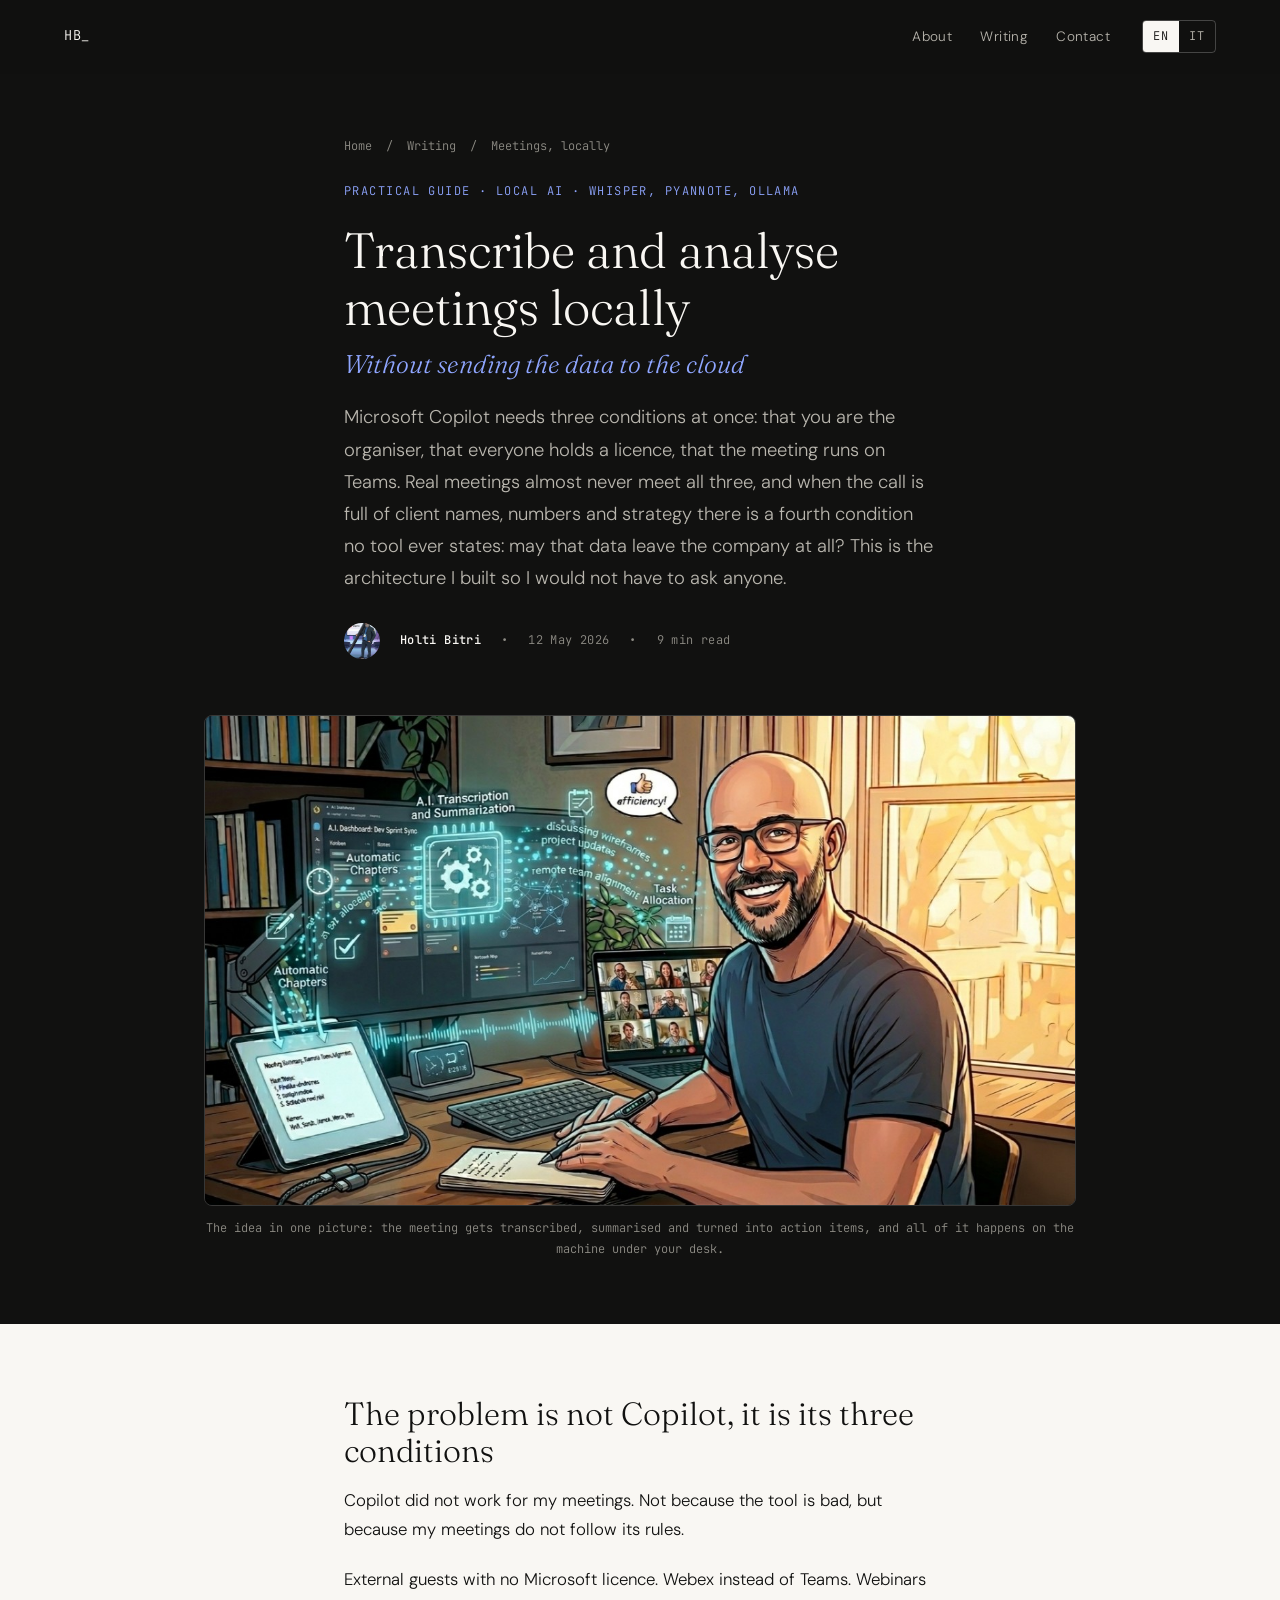
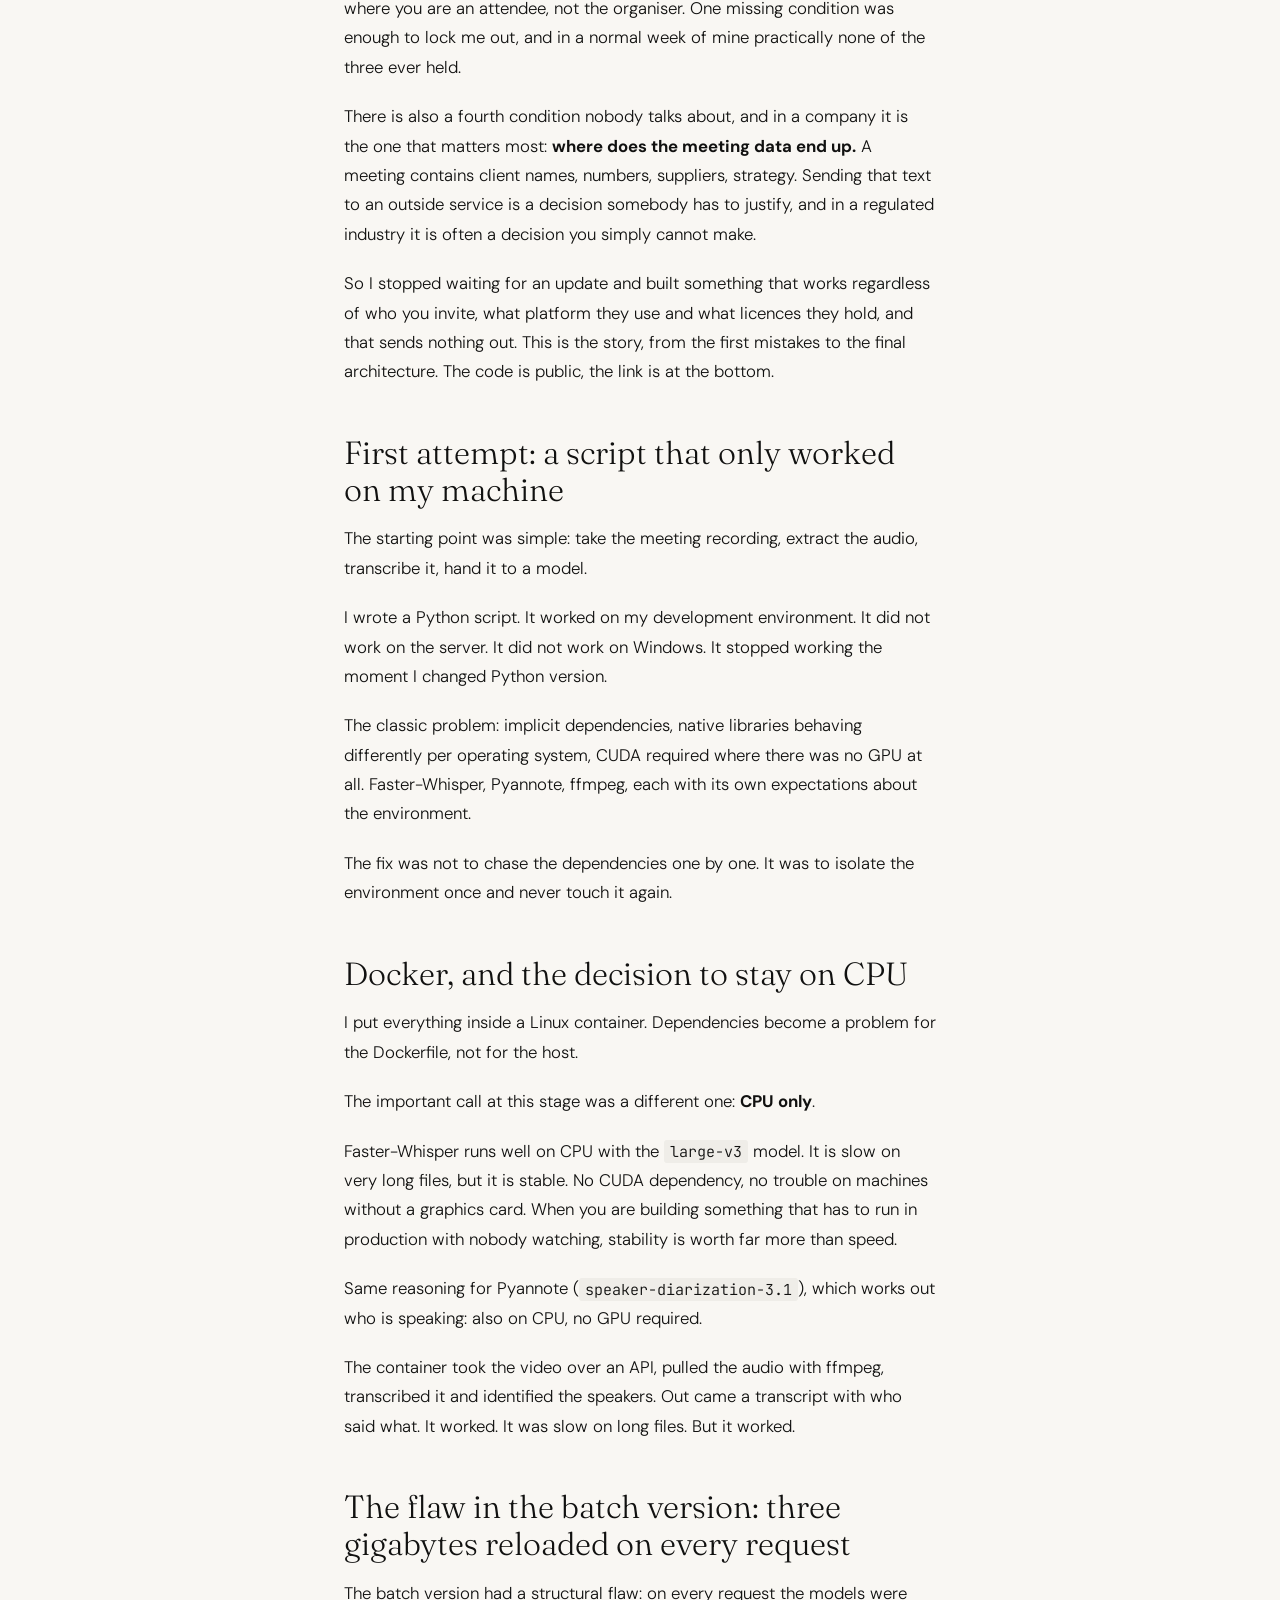
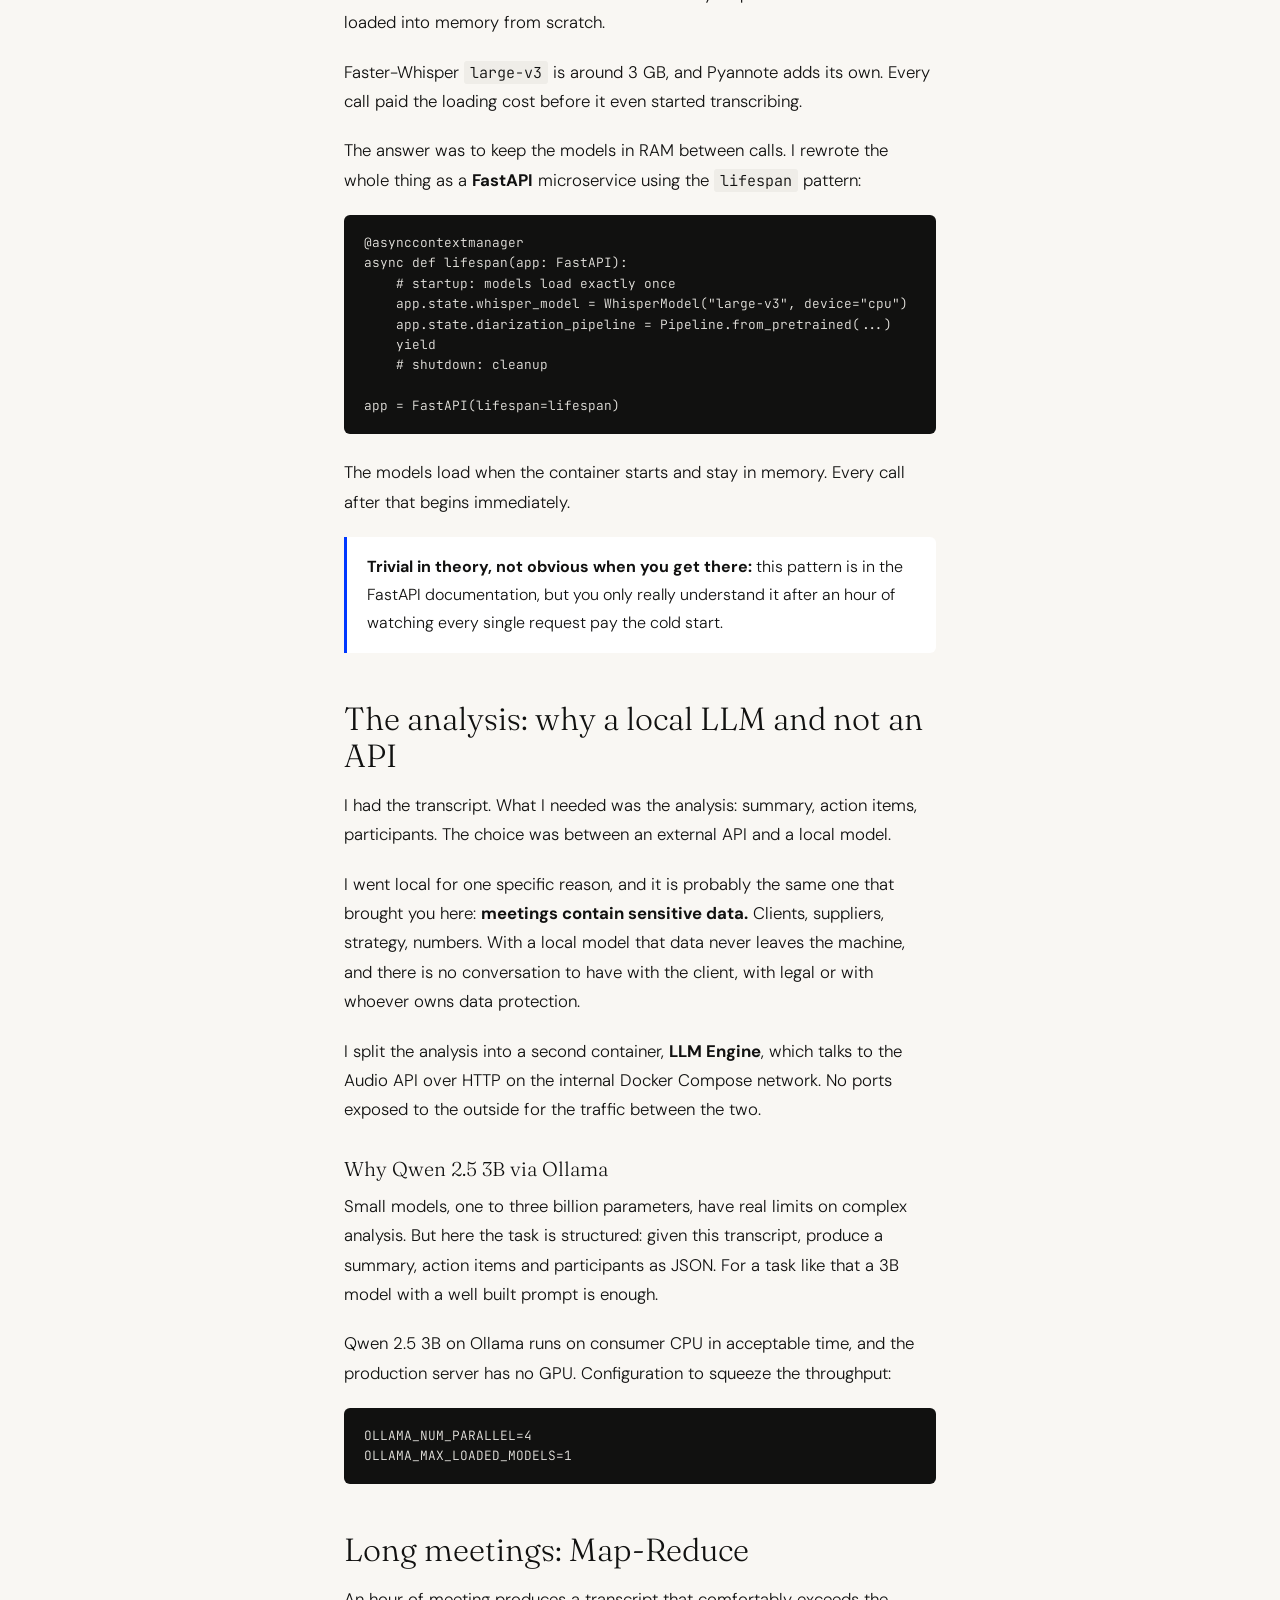
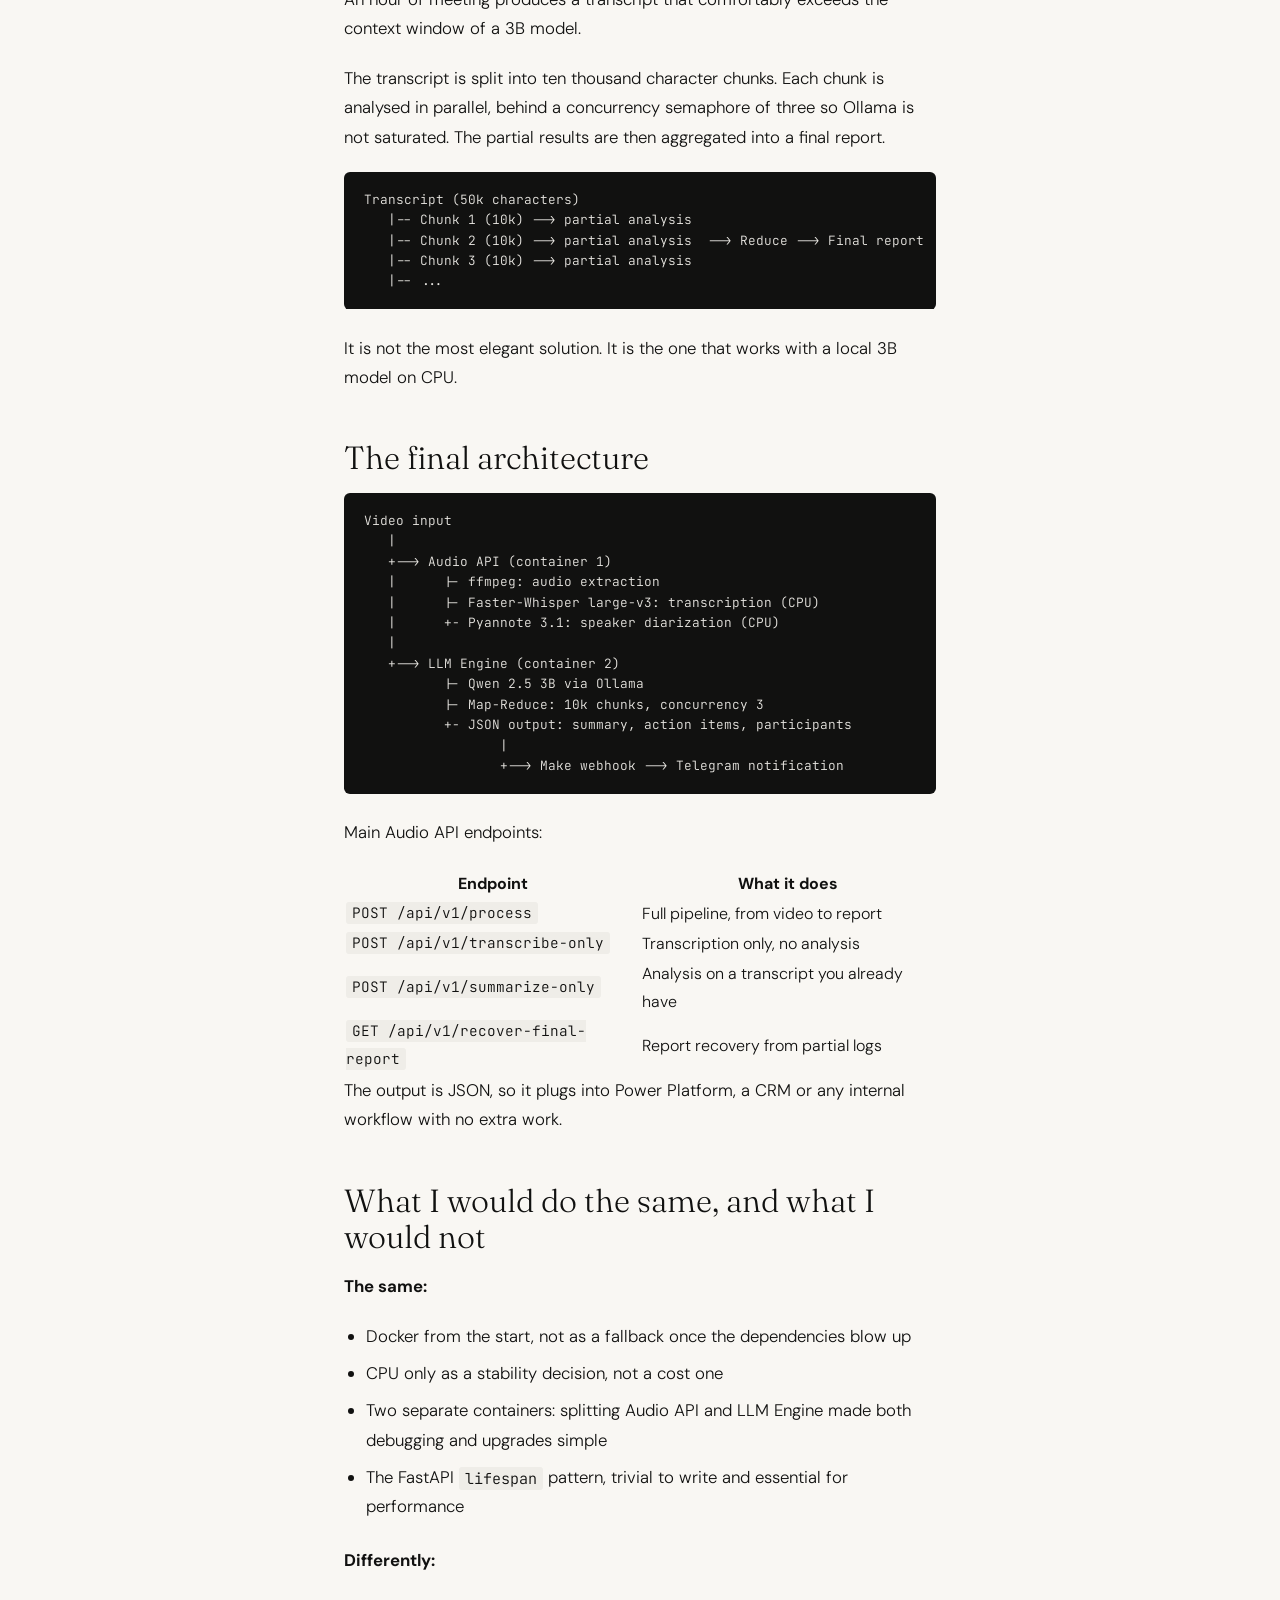
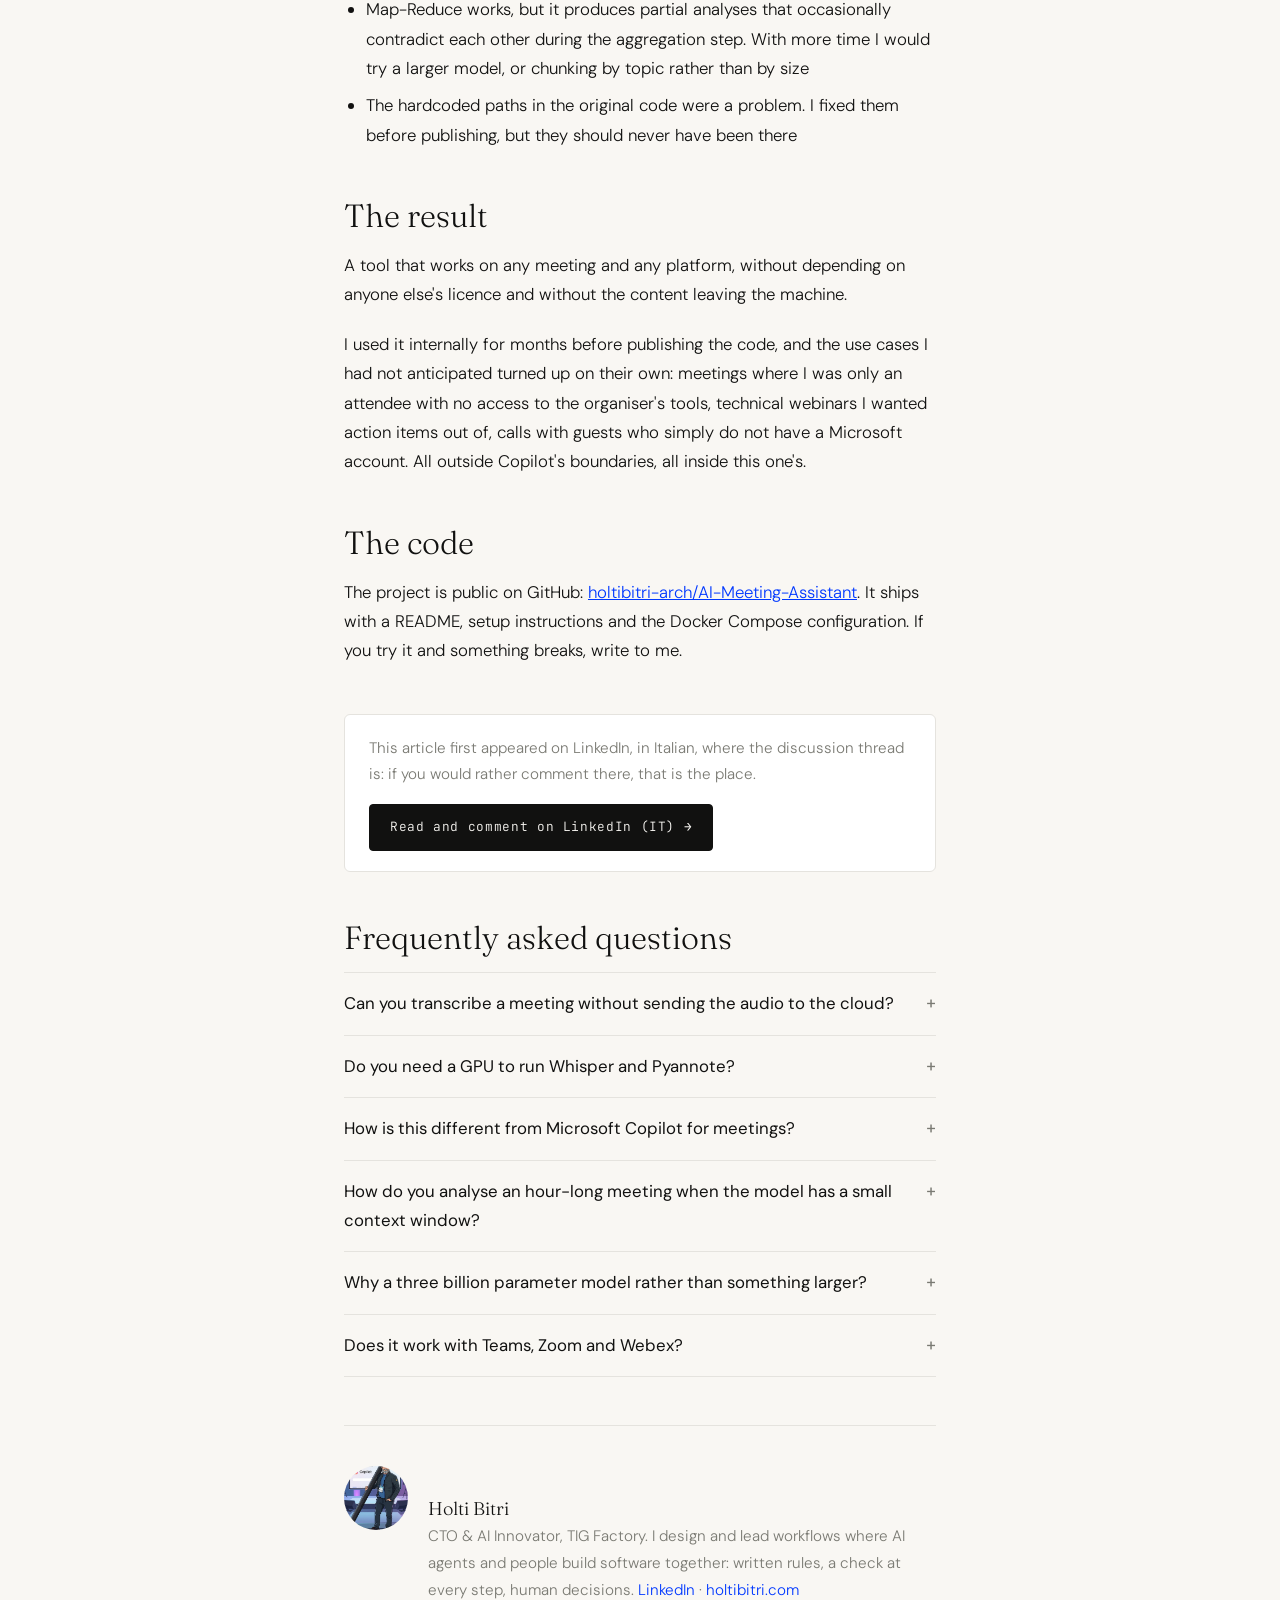
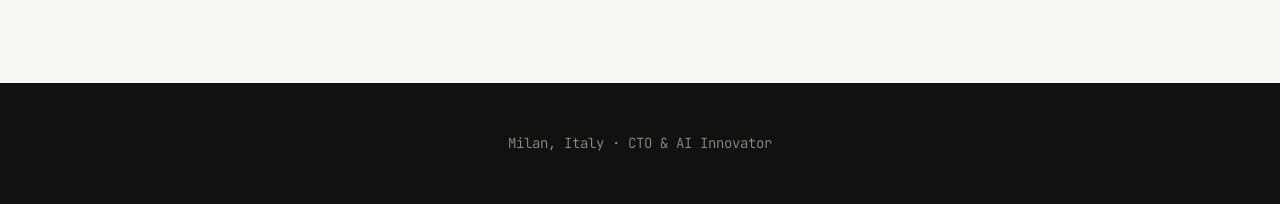
<file: articles/transcribe-meetings-locally-without-cloud/index.html>
<!DOCTYPE html>
<html lang="en">
<head>
  <meta charset="UTF-8">
  <meta name="viewport" content="width=device-width, initial-scale=1.0">
  <title>Transcribe and analyse meetings locally, without sending the data to the cloud | Holti Bitri</title>
  <meta name="description" content="Transcribe and analyse meetings without the audio leaving your machine: Faster-Whisper and Pyannote on CPU, a local LLM via Ollama, two Docker containers.">
  <meta name="keywords" content="transcribe meetings locally, self-hosted meeting transcription, meeting transcription without cloud, Copilot alternative meetings, Faster-Whisper CPU, Pyannote speaker diarization, Ollama Qwen 2.5, on premise meeting assistant, GDPR meeting recordings, FastAPI lifespan, Docker Compose, Map-Reduce LLM">
  <meta name="author" content="Holti Bitri">
  <meta name="robots" content="index, follow, max-image-preview:large">
  <link rel="canonical" href="https://holtibitri.com/articles/transcribe-meetings-locally-without-cloud/">
  <link rel="alternate" hreflang="en" href="https://holtibitri.com/articles/transcribe-meetings-locally-without-cloud/">
  <link rel="alternate" hreflang="it" href="https://holtibitri.com/it/articoli/trascrivere-riunioni-in-locale-senza-cloud/">
  <link rel="alternate" hreflang="x-default" href="https://holtibitri.com/articles/transcribe-meetings-locally-without-cloud/">

  <meta property="og:type" content="article">
  <meta property="og:url" content="https://holtibitri.com/articles/transcribe-meetings-locally-without-cloud/">
  <meta property="og:title" content="Transcribe and analyse meetings locally, without sending the data to the cloud">
  <meta property="og:description" content="Copilot needs three conditions at once, and real meetings rarely meet them. This is the architecture that does the same job locally, on CPU, without a single word leaving the machine.">
  <meta property="og:image" content="https://holtibitri.com/img/ai-meeting-assistant-locale.jpg">
  <meta property="og:image:width" content="1279">
  <meta property="og:image:height" content="720">
  <meta property="og:locale" content="en_US">
  <meta property="og:locale:alternate" content="it_IT">
  <meta property="og:site_name" content="Holti Bitri">
  <meta property="article:published_time" content="2026-05-12T10:00:00+02:00">
  <meta property="article:modified_time" content="2026-09-20T19:00:00+02:00">
  <meta property="article:author" content="https://linkedin.com/in/holtibitri">
  <meta property="article:section" content="Tech">
  <meta property="article:tag" content="Local AI">
  <meta property="article:tag" content="Whisper">
  <meta property="article:tag" content="Pyannote">
  <meta property="article:tag" content="Ollama">
  <meta property="article:tag" content="Docker">

  <meta name="twitter:card" content="summary_large_image">
  <meta name="twitter:title" content="Transcribe and analyse meetings locally, without sending the data to the cloud">
  <meta name="twitter:description" content="Two containers, CPU only, nothing leaves the machine. Architecture, endpoints and public code.">
  <meta name="twitter:image" content="https://holtibitri.com/img/ai-meeting-assistant-locale.jpg">

  <link rel="preconnect" href="https://fonts.googleapis.com">
  <link rel="preconnect" href="https://fonts.gstatic.com" crossorigin>
  <link rel="icon" type="image/x-icon" href="/favicon.ico">
  <link href="https://fonts.googleapis.com/css2?family=Fraunces:ital,opsz,wght@0,9..144,300;0,9..144,400;1,9..144,300&family=DM+Sans:wght@300;400;500&family=JetBrains+Mono:wght@400;500&display=swap" rel="stylesheet">

  <script type="application/ld+json">
  {
    "@context": "https://schema.org",
    "@graph": [
      {
        "@type": "TechArticle",
        "@id": "https://holtibitri.com/articles/transcribe-meetings-locally-without-cloud/#article",
        "headline": "Transcribe and analyse meetings locally, without sending the data to the cloud",
        "alternativeHeadline": "Self-hosted AI meeting assistant: Whisper and Pyannote on CPU, local LLM via Ollama, two Docker containers",
        "description": "How to transcribe and analyse meetings without the audio ever leaving your machine: two Docker containers, Faster-Whisper and Pyannote on CPU, a local LLM served by Ollama. Full architecture, endpoints and public code.",
        "image": "https://holtibitri.com/img/ai-meeting-assistant-locale.jpg",
        "inLanguage": "en",
        "datePublished": "2026-05-12T10:00:00+02:00",
        "dateModified": "2026-09-20T19:00:00+02:00",
        "wordCount": 2100,
        "keywords": ["transcribe meetings locally", "local AI", "Faster-Whisper", "Pyannote", "Ollama", "Qwen 2.5", "Docker Compose", "FastAPI", "Map-Reduce", "privacy", "on premise"],
        "proficiencyLevel": "Intermediate",
        "author": { "@id": "https://holtibitri.com/#person" },
        "publisher": { "@id": "https://holtibitri.com/#person" },
        "mainEntityOfPage": { "@type": "WebPage", "@id": "https://holtibitri.com/articles/transcribe-meetings-locally-without-cloud/" },
        "about": [
          { "@type": "SoftwareApplication", "name": "AI Meeting Assistant", "applicationCategory": "BusinessApplication", "operatingSystem": "Docker" },
          { "@type": "Thing", "name": "Local speech to text" },
          { "@type": "Thing", "name": "Speaker diarization" }
        ]
      },
      {
        "@type": "Person",
        "@id": "https://holtibitri.com/#person",
        "name": "Holti Bitri",
        "url": "https://holtibitri.com/",
        "jobTitle": "CTO & AI Innovator",
        "sameAs": ["https://linkedin.com/in/holtibitri", "https://github.com/holtibitri-arch"]
      },
      {
        "@type": "BreadcrumbList",
        "@id": "https://holtibitri.com/articles/transcribe-meetings-locally-without-cloud/#breadcrumb",
        "itemListElement": [
          { "@type": "ListItem", "position": 1, "name": "Home", "item": "https://holtibitri.com/" },
          { "@type": "ListItem", "position": 2, "name": "Writing", "item": "https://holtibitri.com/#writing" },
          { "@type": "ListItem", "position": 3, "name": "Transcribing meetings locally" }
        ]
      },
      {
        "@type": "FAQPage",
        "@id": "https://holtibitri.com/articles/transcribe-meetings-locally-without-cloud/#faq",
        "mainEntity": [
          { "@type": "Question", "name": "Can you transcribe a meeting without sending the audio to the cloud?",
            "acceptedAnswer": { "@type": "Answer", "text": "Yes. Transcription, speaker recognition and analysis all run in local containers: Faster-Whisper for the text, Pyannote for the speakers, an LLM served by Ollama for the summary. The two containers talk over an internal Docker Compose network and expose no ports to the outside, so the audio and the transcript never leave the machine." } },
          { "@type": "Question", "name": "Do you need a GPU to run Whisper and Pyannote?",
            "acceptedAnswer": { "@type": "Answer", "text": "No. Faster-Whisper large-v3 and Pyannote speaker-diarization-3.1 both run on CPU. It is slower on long files but it is stable and it does not depend on CUDA, which on a server with no graphics card is the first reason a pipeline like this fails to start at all." } },
          { "@type": "Question", "name": "How is this different from Microsoft Copilot for meetings?",
            "acceptedAnswer": { "@type": "Answer", "text": "Copilot needs three conditions at once: that you are the organiser, that every participant holds a licence, and that the meeting runs on Teams. Miss one and you are out. A local pipeline works from the recording, so it does not care who organised the call, which platform was used or what licences the others hold." } },
          { "@type": "Question", "name": "How do you analyse an hour-long meeting when the model has a small context window?",
            "acceptedAnswer": { "@type": "Answer", "text": "With a Map-Reduce: the transcript is split into ten thousand character chunks, each chunk is analysed in parallel behind a concurrency semaphore of three so Ollama is not saturated, and the partial results are then aggregated into a single report." } },
          { "@type": "Question", "name": "Why a three billion parameter model rather than something larger?",
            "acceptedAnswer": { "@type": "Answer", "text": "Because the task is structured, not creative: given this transcript, produce a summary, action items and participants as JSON. For a task like that a 3B model with a well built prompt is enough, and it runs on CPU in acceptable time on a server with no GPU." } }
        ]
      }
    ]
  }
  </script>

  <link rel="stylesheet" href="/css/site.css">
  <link rel="stylesheet" href="/css/article.css">
  <script defer src="https://cloud.umami.is/script.js" data-website-id="4d89a1e3-8961-4b64-9579-4c118118822f"></script>
</head>
<body>

  <nav id="navbar">
    <a href="/" class="nav-logo">HB_</a>
    <div class="nav-right">
      <ul class="nav-links">
        <li><a href="/#about">About</a></li>
        <li><a href="/#writing">Writing</a></li>
        <li><a href="/#contact">Contact</a></li>
      </ul>
      <div class="lang-toggle">
        <a class="lang-btn active" href="https://holtibitri.com/articles/transcribe-meetings-locally-without-cloud/" hreflang="en" aria-current="page">EN</a>
        <a class="lang-btn" href="https://holtibitri.com/it/articoli/trascrivere-riunioni-in-locale-senza-cloud/" hreflang="it">IT</a>
      </div>
    </div>
  </nav>

  <header class="article-header">
    <div class="container">
      <p class="breadcrumb"><a href="/">Home</a> &nbsp;/&nbsp; <a href="/#writing">Writing</a> &nbsp;/&nbsp; Meetings, locally</p>
      <p class="eyebrow">Practical guide &middot; Local AI &middot; Whisper, Pyannote, Ollama</p>
      <h1><span class="h1-main">Transcribe and analyse meetings locally</span> <span class="h1-sub">Without sending the data to the cloud</span></h1>
      <p class="lead">Microsoft Copilot needs three conditions at once: that you are the organiser, that everyone holds a licence, that the meeting runs on Teams. Real meetings almost never meet all three, and when the call is full of client names, numbers and strategy there is a fourth condition no tool ever states: may that data leave the company at all? This is the architecture I built so I would not have to ask anyone.</p>
      <div class="meta">
        <img src="/avatar.jpg" alt="Holti Bitri" width="36" height="36">
        <span><strong>Holti Bitri</strong></span>
        <span>&bull;</span>
        <time datetime="2026-05-12">12 May 2026</time>
        <span>&bull;</span>
        <span>9 min read</span>
      </div>
    </div>
  <figure class="hero">
    <img src="/img/ai-meeting-assistant-locale.jpg" width="1279" height="720" alt="Illustration of a desk setup: a monitor showing the meeting dashboard, a laptop on a video call with the team and a tablet showing the summary, with labels for automatic transcription, chapters and task allocation" fetchpriority="high">
    <figcaption>The idea in one picture: the meeting gets transcribed, summarised and turned into action items, and all of it happens on the machine under your desk.</figcaption>
  </figure>
  </header>

  <article class="container">

    <h2>The problem is not Copilot, it is its three conditions</h2>

    <p>Copilot did not work for my meetings. Not because the tool is bad, but because my meetings do not follow its rules.</p>

    <p>External guests with no Microsoft licence. Webex instead of Teams. Webinars where you are an attendee, not the organiser. One missing condition was enough to lock me out, and in a normal week of mine practically none of the three ever held.</p>

    <p>There is also a fourth condition nobody talks about, and in a company it is the one that matters most: <strong>where does the meeting data end up.</strong> A meeting contains client names, numbers, suppliers, strategy. Sending that text to an outside service is a decision somebody has to justify, and in a regulated industry it is often a decision you simply cannot make.</p>

    <p>So I stopped waiting for an update and built something that works regardless of who you invite, what platform they use and what licences they hold, and that sends nothing out. This is the story, from the first mistakes to the final architecture. The code is public, the link is at the bottom.</p>

    <h2>First attempt: a script that only worked on my machine</h2>

    <p>The starting point was simple: take the meeting recording, extract the audio, transcribe it, hand it to a model.</p>

    <p>I wrote a Python script. It worked on my development environment. It did not work on the server. It did not work on Windows. It stopped working the moment I changed Python version.</p>

    <p>The classic problem: implicit dependencies, native libraries behaving differently per operating system, CUDA required where there was no GPU at all. Faster-Whisper, Pyannote, ffmpeg, each with its own expectations about the environment.</p>

    <p>The fix was not to chase the dependencies one by one. It was to isolate the environment once and never touch it again.</p>

    <h2>Docker, and the decision to stay on CPU</h2>

    <p>I put everything inside a Linux container. Dependencies become a problem for the Dockerfile, not for the host.</p>

    <p>The important call at this stage was a different one: <strong>CPU only</strong>.</p>

    <p>Faster-Whisper runs well on CPU with the <code>large-v3</code> model. It is slow on very long files, but it is stable. No CUDA dependency, no trouble on machines without a graphics card. When you are building something that has to run in production with nobody watching, stability is worth far more than speed.</p>

    <p>Same reasoning for Pyannote (<code>speaker-diarization-3.1</code>), which works out who is speaking: also on CPU, no GPU required.</p>

    <p>The container took the video over an API, pulled the audio with ffmpeg, transcribed it and identified the speakers. Out came a transcript with who said what. It worked. It was slow on long files. But it worked.</p>

    <h2>The flaw in the batch version: three gigabytes reloaded on every request</h2>

    <p>The batch version had a structural flaw: on every request the models were loaded into memory from scratch.</p>

    <p>Faster-Whisper <code>large-v3</code> is around 3 GB, and Pyannote adds its own. Every call paid the loading cost before it even started transcribing.</p>

    <p>The answer was to keep the models in RAM between calls. I rewrote the whole thing as a <strong>FastAPI</strong> microservice using the <code>lifespan</code> pattern:</p>

<pre><code>@asynccontextmanager
async def lifespan(app: FastAPI):
    # startup: models load exactly once
    app.state.whisper_model = WhisperModel("large-v3", device="cpu")
    app.state.diarization_pipeline = Pipeline.from_pretrained(...)
    yield
    # shutdown: cleanup

app = FastAPI(lifespan=lifespan)</code></pre>

    <p>The models load when the container starts and stay in memory. Every call after that begins immediately.</p>

    <div class="callout"><p><strong>Trivial in theory, not obvious when you get there:</strong> this pattern is in the FastAPI documentation, but you only really understand it after an hour of watching every single request pay the cold start.</p></div>

    <h2>The analysis: why a local LLM and not an API</h2>

    <p>I had the transcript. What I needed was the analysis: summary, action items, participants. The choice was between an external API and a local model.</p>

    <p>I went local for one specific reason, and it is probably the same one that brought you here: <strong>meetings contain sensitive data.</strong> Clients, suppliers, strategy, numbers. With a local model that data never leaves the machine, and there is no conversation to have with the client, with legal or with whoever owns data protection.</p>

    <p>I split the analysis into a second container, <strong>LLM Engine</strong>, which talks to the Audio API over HTTP on the internal Docker Compose network. No ports exposed to the outside for the traffic between the two.</p>

    <h3>Why Qwen 2.5 3B via Ollama</h3>

    <p>Small models, one to three billion parameters, have real limits on complex analysis. But here the task is structured: given this transcript, produce a summary, action items and participants as JSON. For a task like that a 3B model with a well built prompt is enough.</p>

    <p>Qwen 2.5 3B on Ollama runs on consumer CPU in acceptable time, and the production server has no GPU. Configuration to squeeze the throughput:</p>

<pre><code>OLLAMA_NUM_PARALLEL=4
OLLAMA_MAX_LOADED_MODELS=1</code></pre>

    <h2>Long meetings: Map-Reduce</h2>

    <p>An hour of meeting produces a transcript that comfortably exceeds the context window of a 3B model.</p>

    <p>The transcript is split into ten thousand character chunks. Each chunk is analysed in parallel, behind a concurrency semaphore of three so Ollama is not saturated. The partial results are then aggregated into a final report.</p>

<pre><code>Transcript (50k characters)
   |-- Chunk 1 (10k) --&gt; partial analysis
   |-- Chunk 2 (10k) --&gt; partial analysis  --&gt; Reduce --&gt; Final report
   |-- Chunk 3 (10k) --&gt; partial analysis
   |-- ...</code></pre>

    <p>It is not the most elegant solution. It is the one that works with a local 3B model on CPU.</p>

    <h2>The final architecture</h2>

<pre><code>Video input
   |
   +--&gt; Audio API (container 1)
   |      |- ffmpeg: audio extraction
   |      |- Faster-Whisper large-v3: transcription (CPU)
   |      +- Pyannote 3.1: speaker diarization (CPU)
   |
   +--&gt; LLM Engine (container 2)
          |- Qwen 2.5 3B via Ollama
          |- Map-Reduce: 10k chunks, concurrency 3
          +- JSON output: summary, action items, participants
                 |
                 +--&gt; Make webhook --&gt; Telegram notification</code></pre>

    <p>Main Audio API endpoints:</p>

    <table>
      <thead><tr><th>Endpoint</th><th>What it does</th></tr></thead>
      <tbody>
        <tr><td><code>POST /api/v1/process</code></td><td>Full pipeline, from video to report</td></tr>
        <tr><td><code>POST /api/v1/transcribe-only</code></td><td>Transcription only, no analysis</td></tr>
        <tr><td><code>POST /api/v1/summarize-only</code></td><td>Analysis on a transcript you already have</td></tr>
        <tr><td><code>GET /api/v1/recover-final-report</code></td><td>Report recovery from partial logs</td></tr>
      </tbody>
    </table>

    <p>The output is JSON, so it plugs into Power Platform, a CRM or any internal workflow with no extra work.</p>

    <h2>What I would do the same, and what I would not</h2>

    <p><strong>The same:</strong></p>
    <ul>
      <li>Docker from the start, not as a fallback once the dependencies blow up</li>
      <li>CPU only as a stability decision, not a cost one</li>
      <li>Two separate containers: splitting Audio API and LLM Engine made both debugging and upgrades simple</li>
      <li>The FastAPI <code>lifespan</code> pattern, trivial to write and essential for performance</li>
    </ul>

    <p><strong>Differently:</strong></p>
    <ul>
      <li>Map-Reduce works, but it produces partial analyses that occasionally contradict each other during the aggregation step. With more time I would try a larger model, or chunking by topic rather than by size</li>
      <li>The hardcoded paths in the original code were a problem. I fixed them before publishing, but they should never have been there</li>
    </ul>

    <h2>The result</h2>

    <p>A tool that works on any meeting and any platform, without depending on anyone else's licence and without the content leaving the machine.</p>

    <p>I used it internally for months before publishing the code, and the use cases I had not anticipated turned up on their own: meetings where I was only an attendee with no access to the organiser's tools, technical webinars I wanted action items out of, calls with guests who simply do not have a Microsoft account. All outside Copilot's boundaries, all inside this one's.</p>

    <h2>The code</h2>

    <p>The project is public on GitHub: <a href="https://github.com/holtibitri-arch/AI-Meeting-Assistant" target="_blank" rel="noopener noreferrer">holtibitri-arch/AI-Meeting-Assistant</a>. It ships with a README, setup instructions and the Docker Compose configuration. If you try it and something breaks, write to me.</p>

    <div class="linkedin-box">
      <span>This article first appeared on LinkedIn, in Italian, where the discussion thread is: if you would rather comment there, that is the place.</span>
      <a class="btn btn-primary" href="https://www.linkedin.com/pulse/ho-costruito-un-ai-meeting-assistant-locale-ecco-com%C3%A8-holti-bitri-btwge/" target="_blank" rel="noopener noreferrer nofollow" hreflang="it">Read and comment on LinkedIn (IT) &rarr;</a>
    </div>

    <section class="faq" id="faq">
      <h2>Frequently asked questions</h2>
      <details>
        <summary>Can you transcribe a meeting without sending the audio to the cloud?</summary>
        <p>Yes. Transcription, speaker recognition and analysis all run in local containers: Faster-Whisper for the text, Pyannote for the speakers, an LLM served by Ollama for the summary. The two containers talk over an internal Docker Compose network and expose no ports to the outside, so the audio and the transcript never leave the machine.</p>
      </details>
      <details>
        <summary>Do you need a GPU to run Whisper and Pyannote?</summary>
        <p>No. Faster-Whisper <code>large-v3</code> and Pyannote <code>speaker-diarization-3.1</code> both run on CPU. It is slower on long files, but it is stable and it does not depend on CUDA, which on a server with no graphics card is the first reason a pipeline like this fails to start at all.</p>
      </details>
      <details>
        <summary>How is this different from Microsoft Copilot for meetings?</summary>
        <p>Copilot needs three conditions at once: that you are the organiser, that every participant holds a licence, and that the meeting runs on Teams. Miss one and you are out. A local pipeline works from the recording, so it does not care who organised the call, which platform was used or what licences the others hold.</p>
      </details>
      <details>
        <summary>How do you analyse an hour-long meeting when the model has a small context window?</summary>
        <p>With a Map-Reduce: the transcript is split into ten thousand character chunks, each chunk is analysed in parallel behind a concurrency semaphore of three so Ollama is not saturated, and the partial results are then aggregated into a single report.</p>
      </details>
      <details>
        <summary>Why a three billion parameter model rather than something larger?</summary>
        <p>Because the task is structured, not creative: given this transcript, produce a summary, action items and participants as JSON. For a task like that a 3B model with a well built prompt is enough, and it runs on CPU in acceptable time on a server with no GPU.</p>
      </details>
      <details>
        <summary>Does it work with Teams, Zoom and Webex?</summary>
        <p>Yes, because it does not hook into the platform: it starts from the recording. Any system that produces a usable audio or video file will do, and that is exactly why it exists.</p>
      </details>
    </section>

    <div class="author">
      <img src="/avatar.jpg" alt="Holti Bitri" width="64" height="64" loading="lazy">
      <div>
        <h3>Holti Bitri</h3>
        <p>CTO &amp; AI Innovator, TIG Factory. I design and lead workflows where AI agents and people build software together: written rules, a check at every step, human decisions. <a href="https://linkedin.com/in/holtibitri" target="_blank" rel="noopener noreferrer">LinkedIn</a> &middot; <a href="/">holtibitri.com</a></p>
      </div>
    </div>
  </article>

  <footer>Milan, Italy &middot; CTO &amp; AI Innovator</footer>

  <script>
    const navbar = document.getElementById('navbar');
    window.addEventListener('scroll', () => navbar.classList.toggle('scrolled', window.scrollY > 20));
  </script>
</body>
</html>
</file>
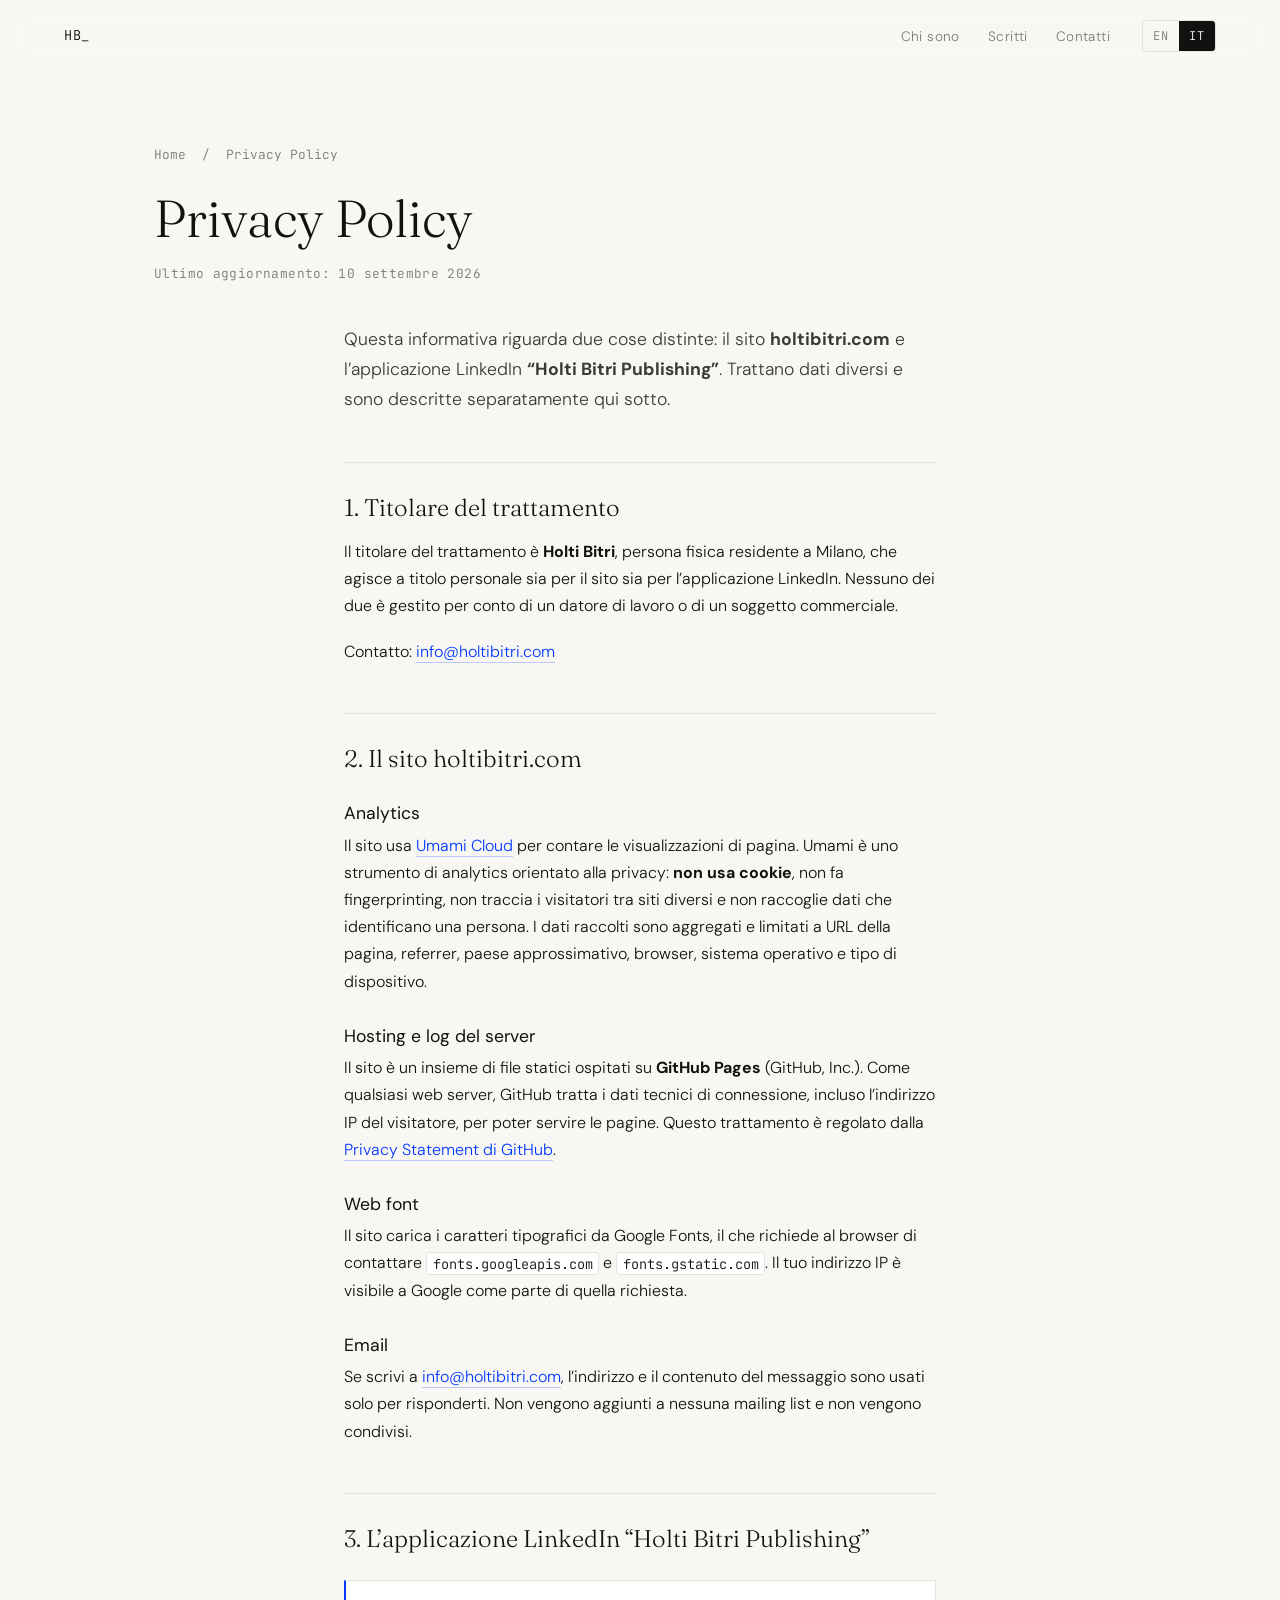
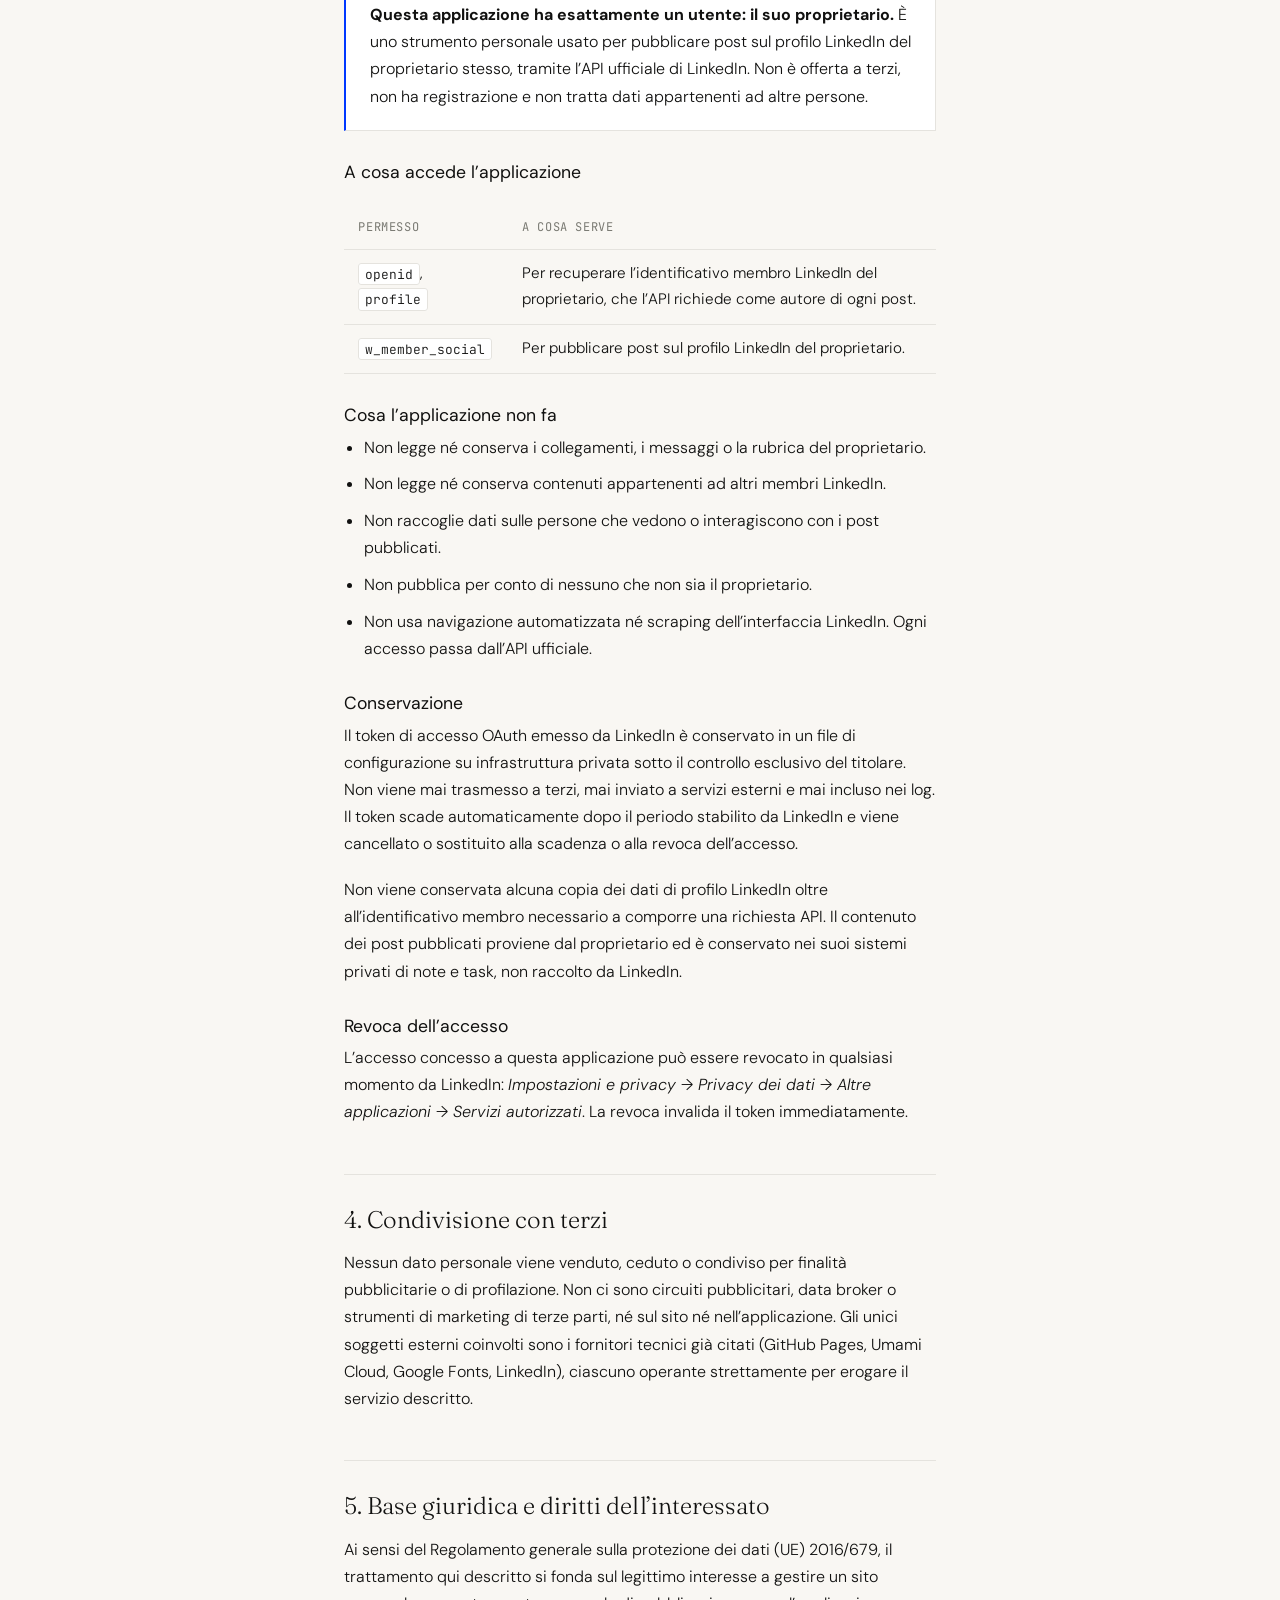
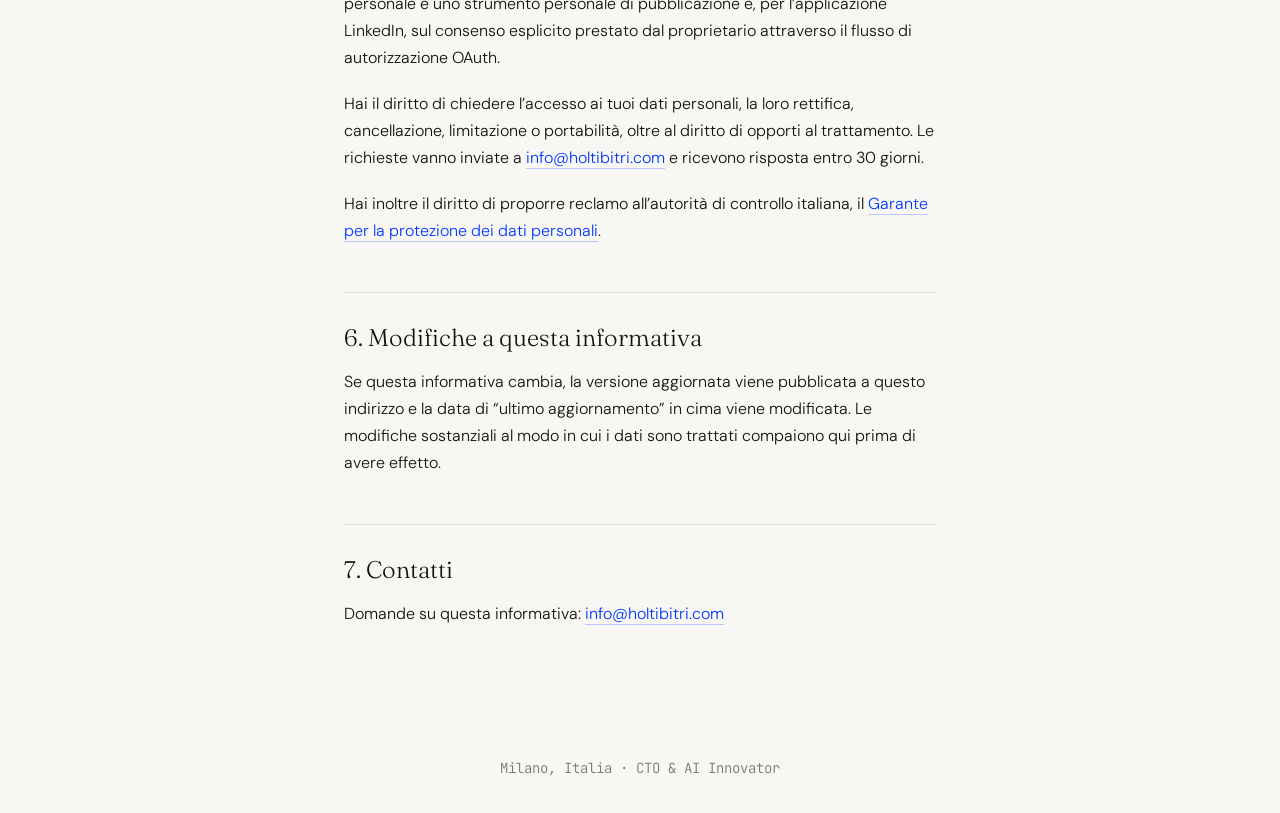
<file: it/privacy/index.html>
<!DOCTYPE html>
<html lang="it">
<head>
  <meta charset="UTF-8">
  <meta name="viewport" content="width=device-width, initial-scale=1.0">
  <title>Privacy Policy | Holti Bitri</title>
  <meta name="description" content="Informativa privacy di holtibitri.com e dell'applicazione LinkedIn 'Holti Bitri Publishing': quali dati sono trattati, dove sono conservati e come revocare l'accesso.">
  <meta name="author" content="Holti Bitri">
  <meta name="robots" content="index, follow">
  <link rel="canonical" href="https://holtibitri.com/it/privacy/">
  <link rel="alternate" hreflang="en" href="https://holtibitri.com/privacy/">
  <link rel="alternate" hreflang="it" href="https://holtibitri.com/it/privacy/">
  <link rel="alternate" hreflang="x-default" href="https://holtibitri.com/privacy/">

  <meta property="og:type" content="website">
  <meta property="og:url" content="https://holtibitri.com/it/privacy/">
  <meta property="og:title" content="Privacy Policy | Holti Bitri">
  <meta property="og:description" content="Quali dati trattano holtibitri.com e l'applicazione LinkedIn Holti Bitri Publishing, e come revocare l'accesso.">
  <meta property="og:locale" content="it_IT">
  <meta property="og:locale:alternate" content="en_US">
  <meta property="og:site_name" content="Holti Bitri">

  <link rel="preconnect" href="https://fonts.googleapis.com">
  <link rel="preconnect" href="https://fonts.gstatic.com" crossorigin>
  <link rel="icon" type="image/x-icon" href="/favicon.ico">
  <link href="https://fonts.googleapis.com/css2?family=Fraunces:ital,opsz,wght@0,9..144,300;0,9..144,400;1,9..144,300&family=DM+Sans:wght@300;400;500&family=JetBrains+Mono:wght@400;500&display=swap" rel="stylesheet">
  <link rel="stylesheet" href="/css/site.css">

  <style>
    .legal-header { padding: 9rem 0 2.5rem; }
    .breadcrumb { font-family: var(--font-mono); font-size: 0.8rem; color: var(--muted); margin-bottom: 1.5rem; }
    .breadcrumb a { color: var(--muted); text-decoration: none; }
    .breadcrumb a:hover { color: var(--accent); }
    .legal-header h1 { font-size: clamp(2.25rem, 5vw, 3.25rem); margin-bottom: 1rem; }
    .updated { font-family: var(--font-mono); font-size: 0.8rem; color: var(--muted); letter-spacing: 0.03em; }

    .legal { max-width: 720px; padding-bottom: 4rem; }
    .legal h2 {
      font-size: 1.5rem;
      margin: 3rem 0 1rem;
      padding-top: 2rem;
      border-top: 1px solid var(--border);
    }
    .legal h3 { font-size: 1.1rem; font-weight: 400; margin: 2rem 0 0.5rem; font-family: var(--font-body); }
    .legal p { margin-bottom: 1.15rem; }
    .legal ul { margin: 0 0 1.15rem 1.25rem; }
    .legal li { margin-bottom: 0.6rem; }
    .legal a { color: var(--accent); text-decoration: none; border-bottom: 1px solid rgba(0,56,255,0.25); }
    .legal a:hover { border-bottom-color: var(--accent); }
    .legal code {
      font-family: var(--font-mono);
      font-size: 0.85em;
      background: var(--bg-card);
      border: 1px solid var(--border);
      border-radius: 3px;
      padding: 0.1rem 0.35rem;
    }
    .legal .lede { font-size: 1.1rem; color: #3A3A36; }
    .callout {
      background: var(--bg-card);
      border: 1px solid var(--border);
      border-left: 2px solid var(--accent);
      padding: 1.25rem 1.5rem;
      margin: 1.75rem 0;
    }
    .callout p:last-child { margin-bottom: 0; }
    .legal table { width: 100%; border-collapse: collapse; margin: 1.5rem 0; font-size: 0.95rem; }
    .legal th, .legal td { text-align: left; padding: 0.7rem 0.9rem; border-bottom: 1px solid var(--border); vertical-align: top; }
    .legal th { font-family: var(--font-mono); font-size: 0.75rem; letter-spacing: 0.05em; text-transform: uppercase; color: var(--muted); font-weight: 400; }
    footer { padding: 3rem 0 2rem; }
  </style>
  <script defer src="https://cloud.umami.is/script.js" data-website-id="4d89a1e3-8961-4b64-9579-4c118118822f"></script>
</head>
<body>

  <nav id="navbar">
    <a href="/it/" class="nav-logo">HB_</a>
    <div class="nav-right">
      <ul class="nav-links">
        <li><a href="/it/#about">Chi sono</a></li>
        <li><a href="/it/#writing">Scritti</a></li>
        <li><a href="/it/#contact">Contatti</a></li>
      </ul>
      <div class="lang-toggle">
        <a class="lang-btn" href="/privacy/" hreflang="en">EN</a>
        <a class="lang-btn active" href="/it/privacy/" hreflang="it" aria-current="page">IT</a>
      </div>
    </div>
  </nav>

  <header class="legal-header">
    <div class="container">
      <p class="breadcrumb"><a href="/it/">Home</a> &nbsp;/&nbsp; Privacy Policy</p>
      <h1>Privacy Policy</h1>
      <p class="updated">Ultimo aggiornamento: 10 settembre 2026</p>
    </div>
  </header>

  <main class="container legal">

    <p class="lede">Questa informativa riguarda due cose distinte: il sito <strong>holtibitri.com</strong> e l&rsquo;applicazione LinkedIn <strong>&ldquo;Holti Bitri Publishing&rdquo;</strong>. Trattano dati diversi e sono descritte separatamente qui sotto.</p>

    <h2>1. Titolare del trattamento</h2>
    <p>Il titolare del trattamento &egrave; <strong>Holti Bitri</strong>, persona fisica residente a Milano, che agisce a titolo personale sia per il sito sia per l&rsquo;applicazione LinkedIn. Nessuno dei due &egrave; gestito per conto di un datore di lavoro o di un soggetto commerciale.</p>
    <p>Contatto: <a href="mailto:info@holtibitri.com">info@holtibitri.com</a></p>

    <h2>2. Il sito holtibitri.com</h2>

    <h3>Analytics</h3>
    <p>Il sito usa <a href="https://umami.is/" target="_blank" rel="noopener noreferrer">Umami Cloud</a> per contare le visualizzazioni di pagina. Umami &egrave; uno strumento di analytics orientato alla privacy: <strong>non usa cookie</strong>, non fa fingerprinting, non traccia i visitatori tra siti diversi e non raccoglie dati che identificano una persona. I dati raccolti sono aggregati e limitati a URL della pagina, referrer, paese approssimativo, browser, sistema operativo e tipo di dispositivo.</p>

    <h3>Hosting e log del server</h3>
    <p>Il sito &egrave; un insieme di file statici ospitati su <strong>GitHub Pages</strong> (GitHub, Inc.). Come qualsiasi web server, GitHub tratta i dati tecnici di connessione, incluso l&rsquo;indirizzo IP del visitatore, per poter servire le pagine. Questo trattamento &egrave; regolato dalla <a href="https://docs.github.com/en/site-policy/privacy-policies/github-general-privacy-statement" target="_blank" rel="noopener noreferrer">Privacy Statement di GitHub</a>.</p>

    <h3>Web font</h3>
    <p>Il sito carica i caratteri tipografici da Google Fonts, il che richiede al browser di contattare <code>fonts.googleapis.com</code> e <code>fonts.gstatic.com</code>. Il tuo indirizzo IP &egrave; visibile a Google come parte di quella richiesta.</p>

    <h3>Email</h3>
    <p>Se scrivi a <a href="mailto:info@holtibitri.com">info@holtibitri.com</a>, l&rsquo;indirizzo e il contenuto del messaggio sono usati solo per risponderti. Non vengono aggiunti a nessuna mailing list e non vengono condivisi.</p>

    <h2>3. L&rsquo;applicazione LinkedIn &ldquo;Holti Bitri Publishing&rdquo;</h2>

    <div class="callout">
      <p><strong>Questa applicazione ha esattamente un utente: il suo proprietario.</strong> &Egrave; uno strumento personale usato per pubblicare post sul profilo LinkedIn del proprietario stesso, tramite l&rsquo;API ufficiale di LinkedIn. Non &egrave; offerta a terzi, non ha registrazione e non tratta dati appartenenti ad altre persone.</p>
    </div>

    <h3>A cosa accede l&rsquo;applicazione</h3>
    <table>
      <thead>
        <tr><th>Permesso</th><th>A cosa serve</th></tr>
      </thead>
      <tbody>
        <tr>
          <td><code>openid</code>, <code>profile</code></td>
          <td>Per recuperare l&rsquo;identificativo membro LinkedIn del proprietario, che l&rsquo;API richiede come autore di ogni post.</td>
        </tr>
        <tr>
          <td><code>w_member_social</code></td>
          <td>Per pubblicare post sul profilo LinkedIn del proprietario.</td>
        </tr>
      </tbody>
    </table>

    <h3>Cosa l&rsquo;applicazione non fa</h3>
    <ul>
      <li>Non legge n&eacute; conserva i collegamenti, i messaggi o la rubrica del proprietario.</li>
      <li>Non legge n&eacute; conserva contenuti appartenenti ad altri membri LinkedIn.</li>
      <li>Non raccoglie dati sulle persone che vedono o interagiscono con i post pubblicati.</li>
      <li>Non pubblica per conto di nessuno che non sia il proprietario.</li>
      <li>Non usa navigazione automatizzata n&eacute; scraping dell&rsquo;interfaccia LinkedIn. Ogni accesso passa dall&rsquo;API ufficiale.</li>
    </ul>

    <h3>Conservazione</h3>
    <p>Il token di accesso OAuth emesso da LinkedIn &egrave; conservato in un file di configurazione su infrastruttura privata sotto il controllo esclusivo del titolare. Non viene mai trasmesso a terzi, mai inviato a servizi esterni e mai incluso nei log. Il token scade automaticamente dopo il periodo stabilito da LinkedIn e viene cancellato o sostituito alla scadenza o alla revoca dell&rsquo;accesso.</p>
    <p>Non viene conservata alcuna copia dei dati di profilo LinkedIn oltre all&rsquo;identificativo membro necessario a comporre una richiesta API. Il contenuto dei post pubblicati proviene dal proprietario ed &egrave; conservato nei suoi sistemi privati di note e task, non raccolto da LinkedIn.</p>

    <h3>Revoca dell&rsquo;accesso</h3>
    <p>L&rsquo;accesso concesso a questa applicazione pu&ograve; essere revocato in qualsiasi momento da LinkedIn: <em>Impostazioni e privacy &rarr; Privacy dei dati &rarr; Altre applicazioni &rarr; Servizi autorizzati</em>. La revoca invalida il token immediatamente.</p>

    <h2>4. Condivisione con terzi</h2>
    <p>Nessun dato personale viene venduto, ceduto o condiviso per finalit&agrave; pubblicitarie o di profilazione. Non ci sono circuiti pubblicitari, data broker o strumenti di marketing di terze parti, n&eacute; sul sito n&eacute; nell&rsquo;applicazione. Gli unici soggetti esterni coinvolti sono i fornitori tecnici gi&agrave; citati (GitHub Pages, Umami Cloud, Google Fonts, LinkedIn), ciascuno operante strettamente per erogare il servizio descritto.</p>

    <h2>5. Base giuridica e diritti dell&rsquo;interessato</h2>
    <p>Ai sensi del Regolamento generale sulla protezione dei dati (UE) 2016/679, il trattamento qui descritto si fonda sul legittimo interesse a gestire un sito personale e uno strumento personale di pubblicazione e, per l&rsquo;applicazione LinkedIn, sul consenso esplicito prestato dal proprietario attraverso il flusso di autorizzazione OAuth.</p>
    <p>Hai il diritto di chiedere l&rsquo;accesso ai tuoi dati personali, la loro rettifica, cancellazione, limitazione o portabilit&agrave;, oltre al diritto di opporti al trattamento. Le richieste vanno inviate a <a href="mailto:info@holtibitri.com">info@holtibitri.com</a> e ricevono risposta entro 30 giorni.</p>
    <p>Hai inoltre il diritto di proporre reclamo all&rsquo;autorit&agrave; di controllo italiana, il <a href="https://www.garanteprivacy.it/" target="_blank" rel="noopener noreferrer">Garante per la protezione dei dati personali</a>.</p>

    <h2>6. Modifiche a questa informativa</h2>
    <p>Se questa informativa cambia, la versione aggiornata viene pubblicata a questo indirizzo e la data di &ldquo;ultimo aggiornamento&rdquo; in cima viene modificata. Le modifiche sostanziali al modo in cui i dati sono trattati compaiono qui prima di avere effetto.</p>

    <h2>7. Contatti</h2>
    <p>Domande su questa informativa: <a href="mailto:info@holtibitri.com">info@holtibitri.com</a></p>

  </main>

  <footer>Milano, Italia &middot; CTO &amp; AI Innovator</footer>

  <script>
    const navbar = document.getElementById('navbar');
    window.addEventListener('scroll', () => navbar.classList.toggle('scrolled', window.scrollY > 20));
  </script>
</body>
</html>
</file>
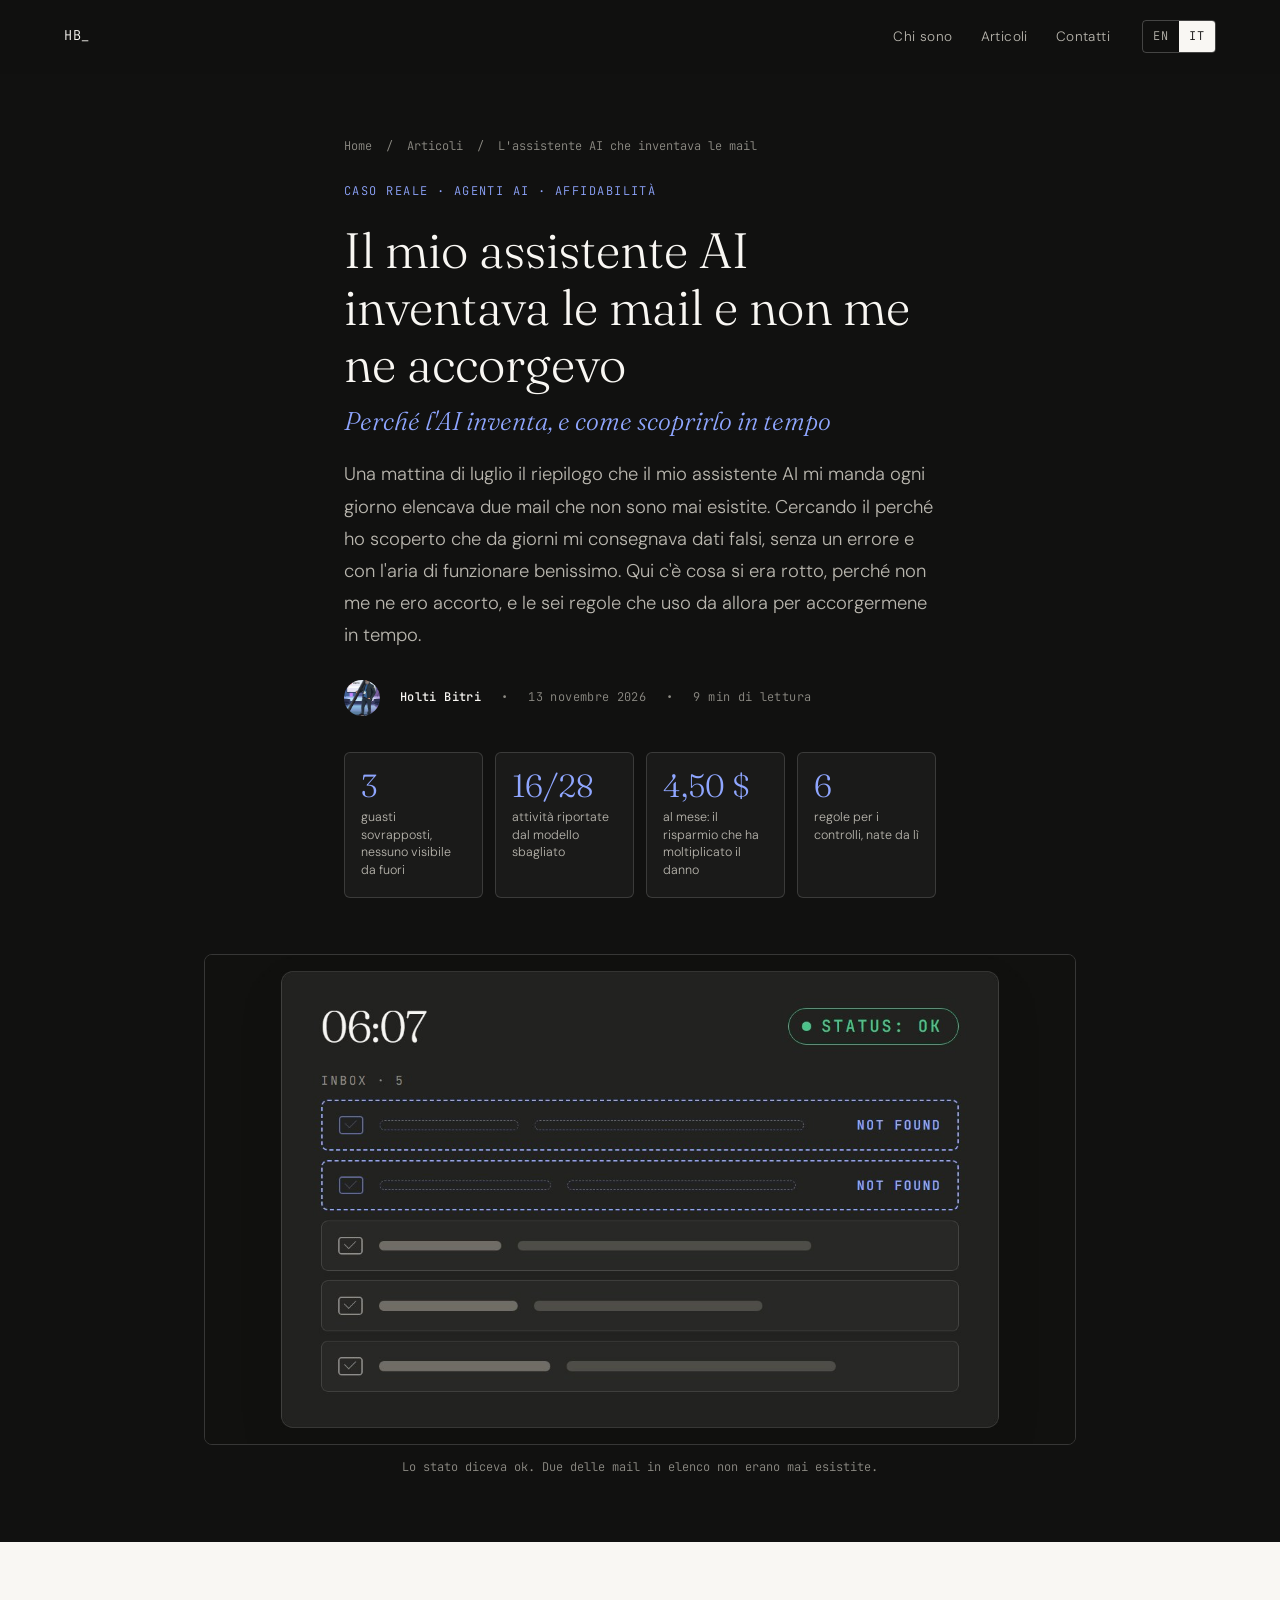
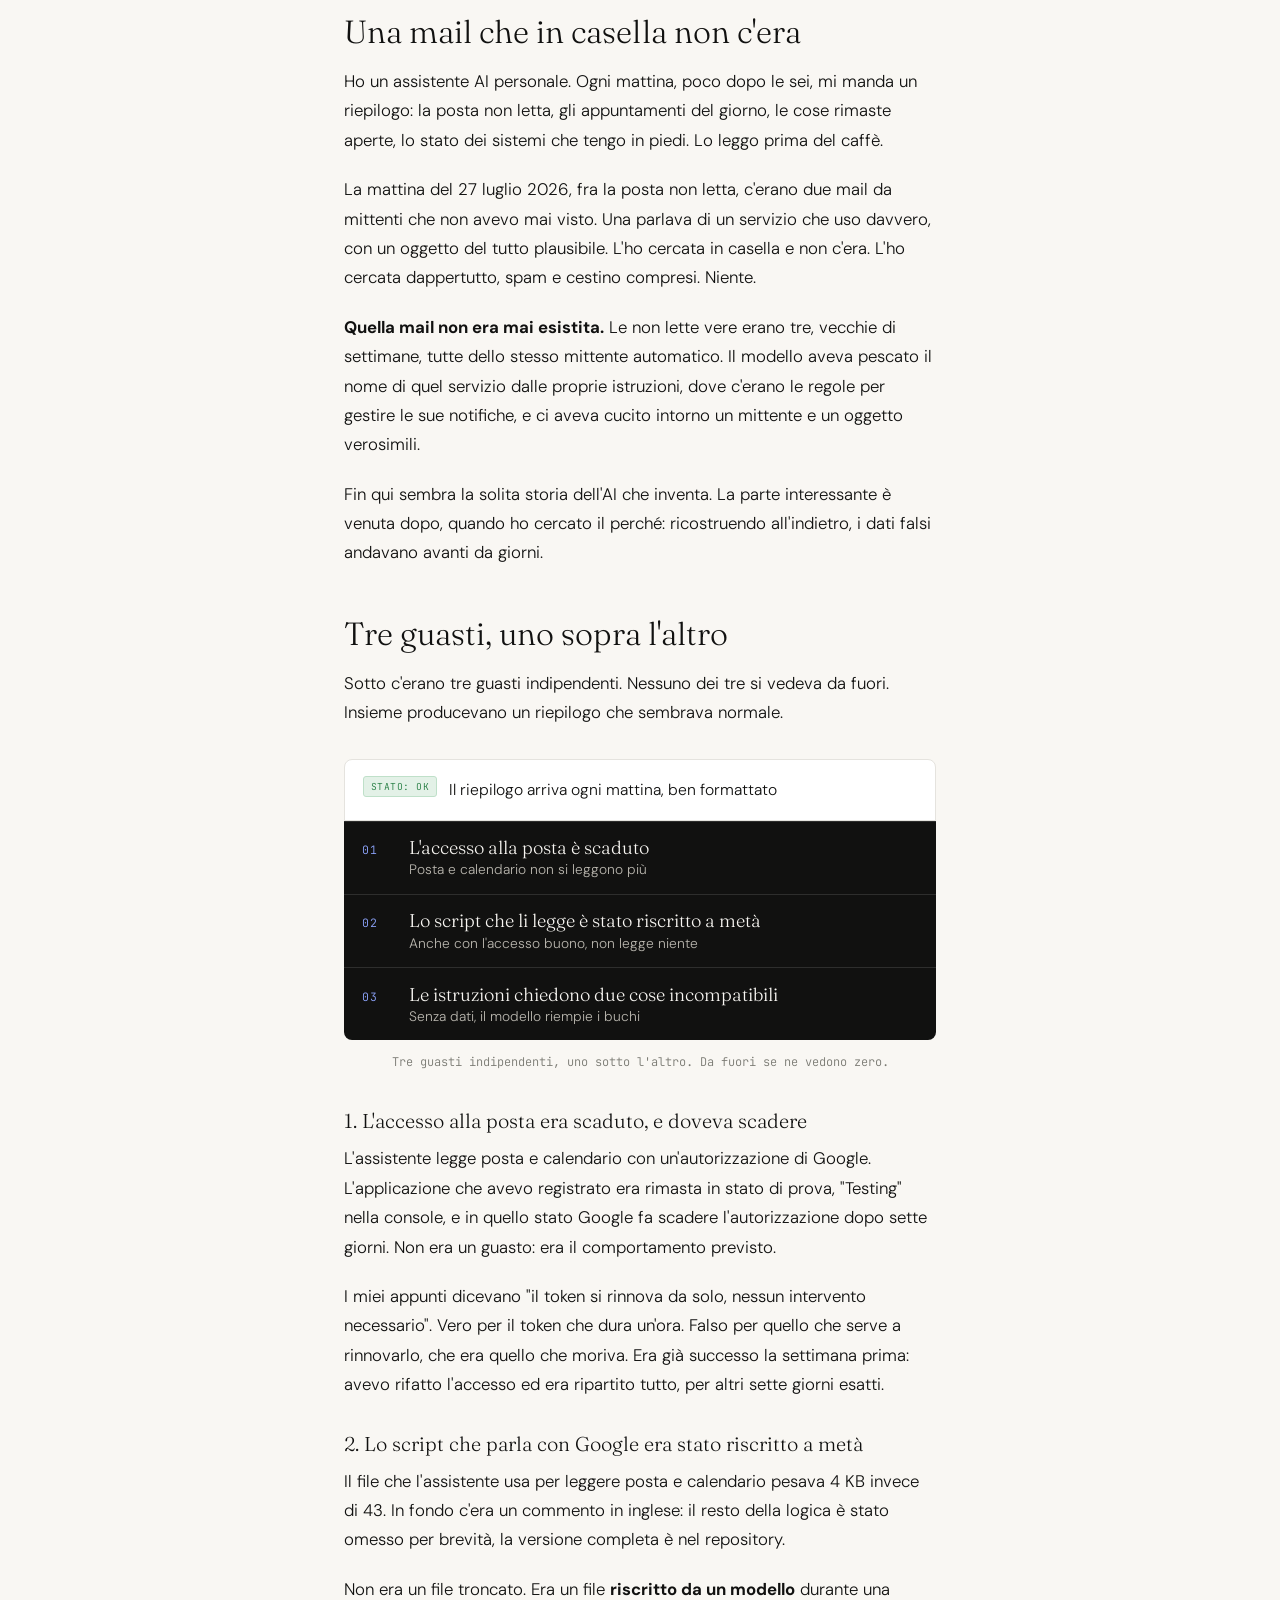
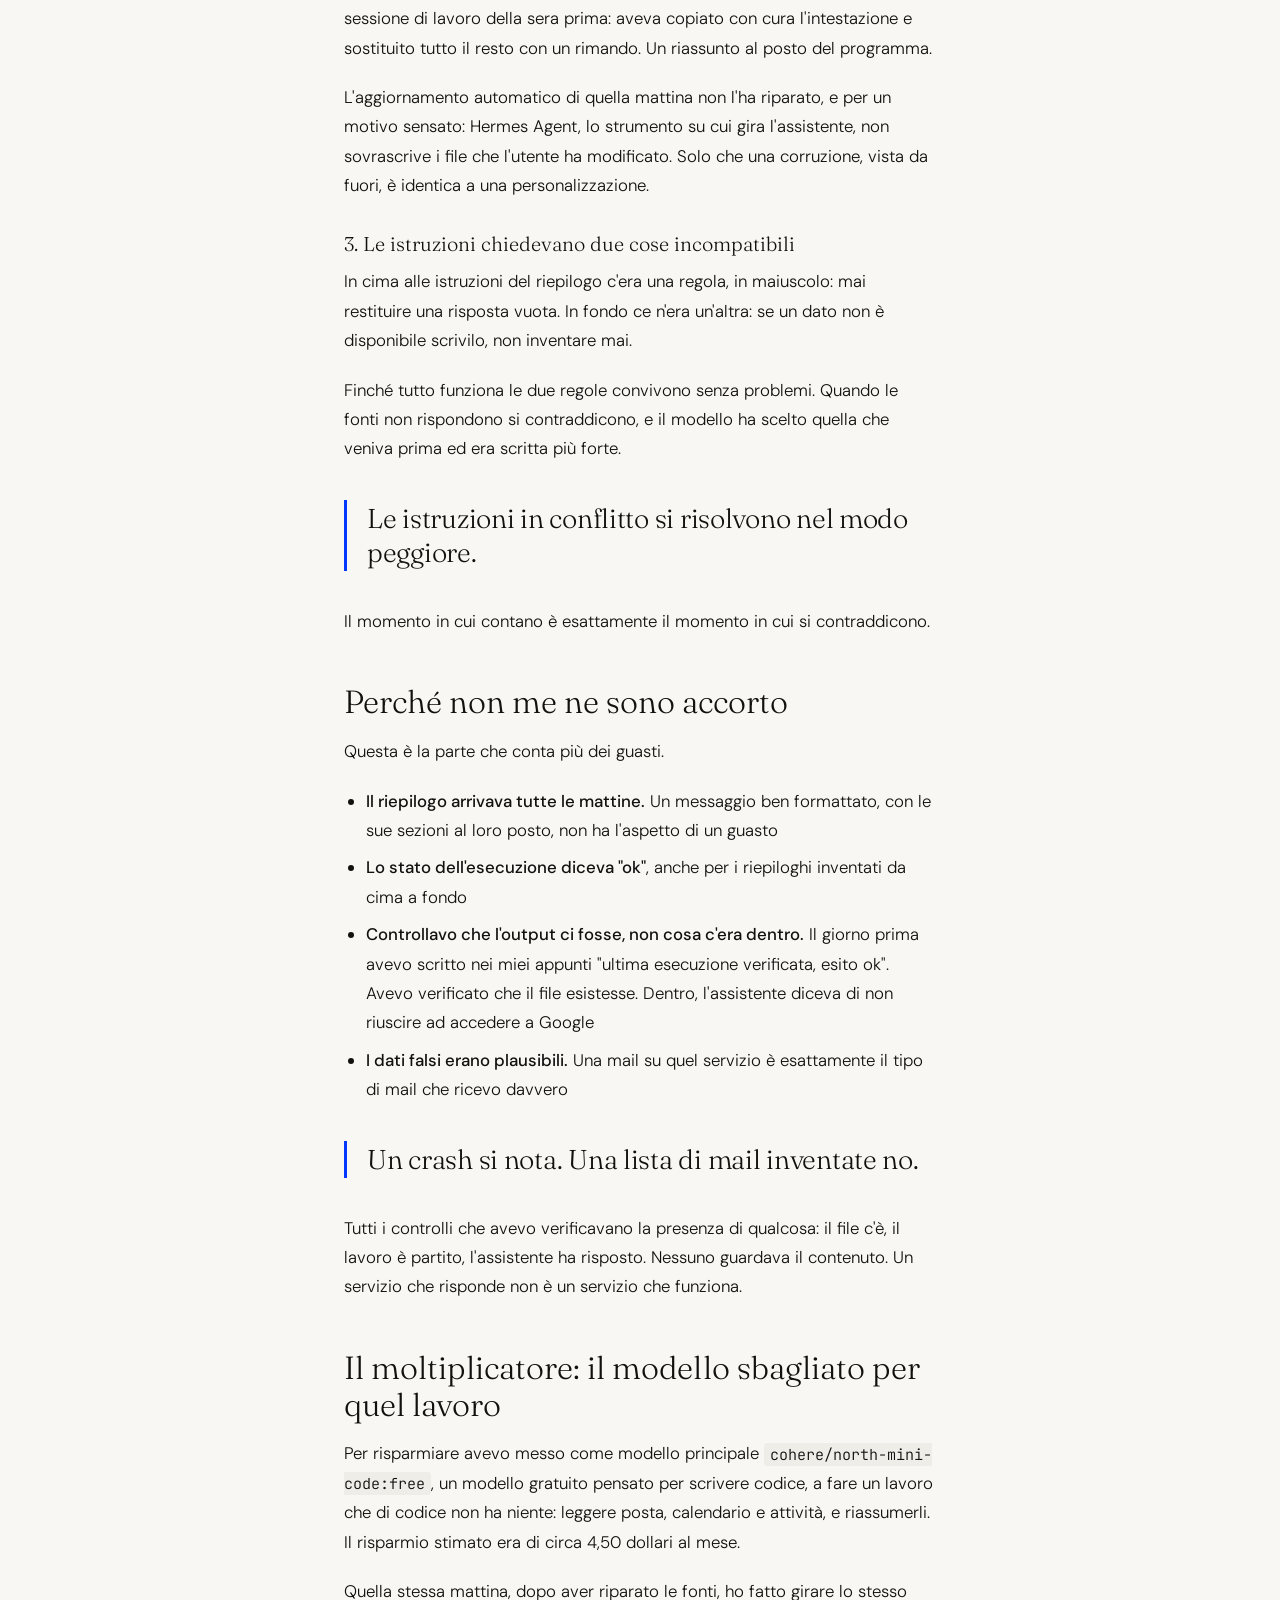
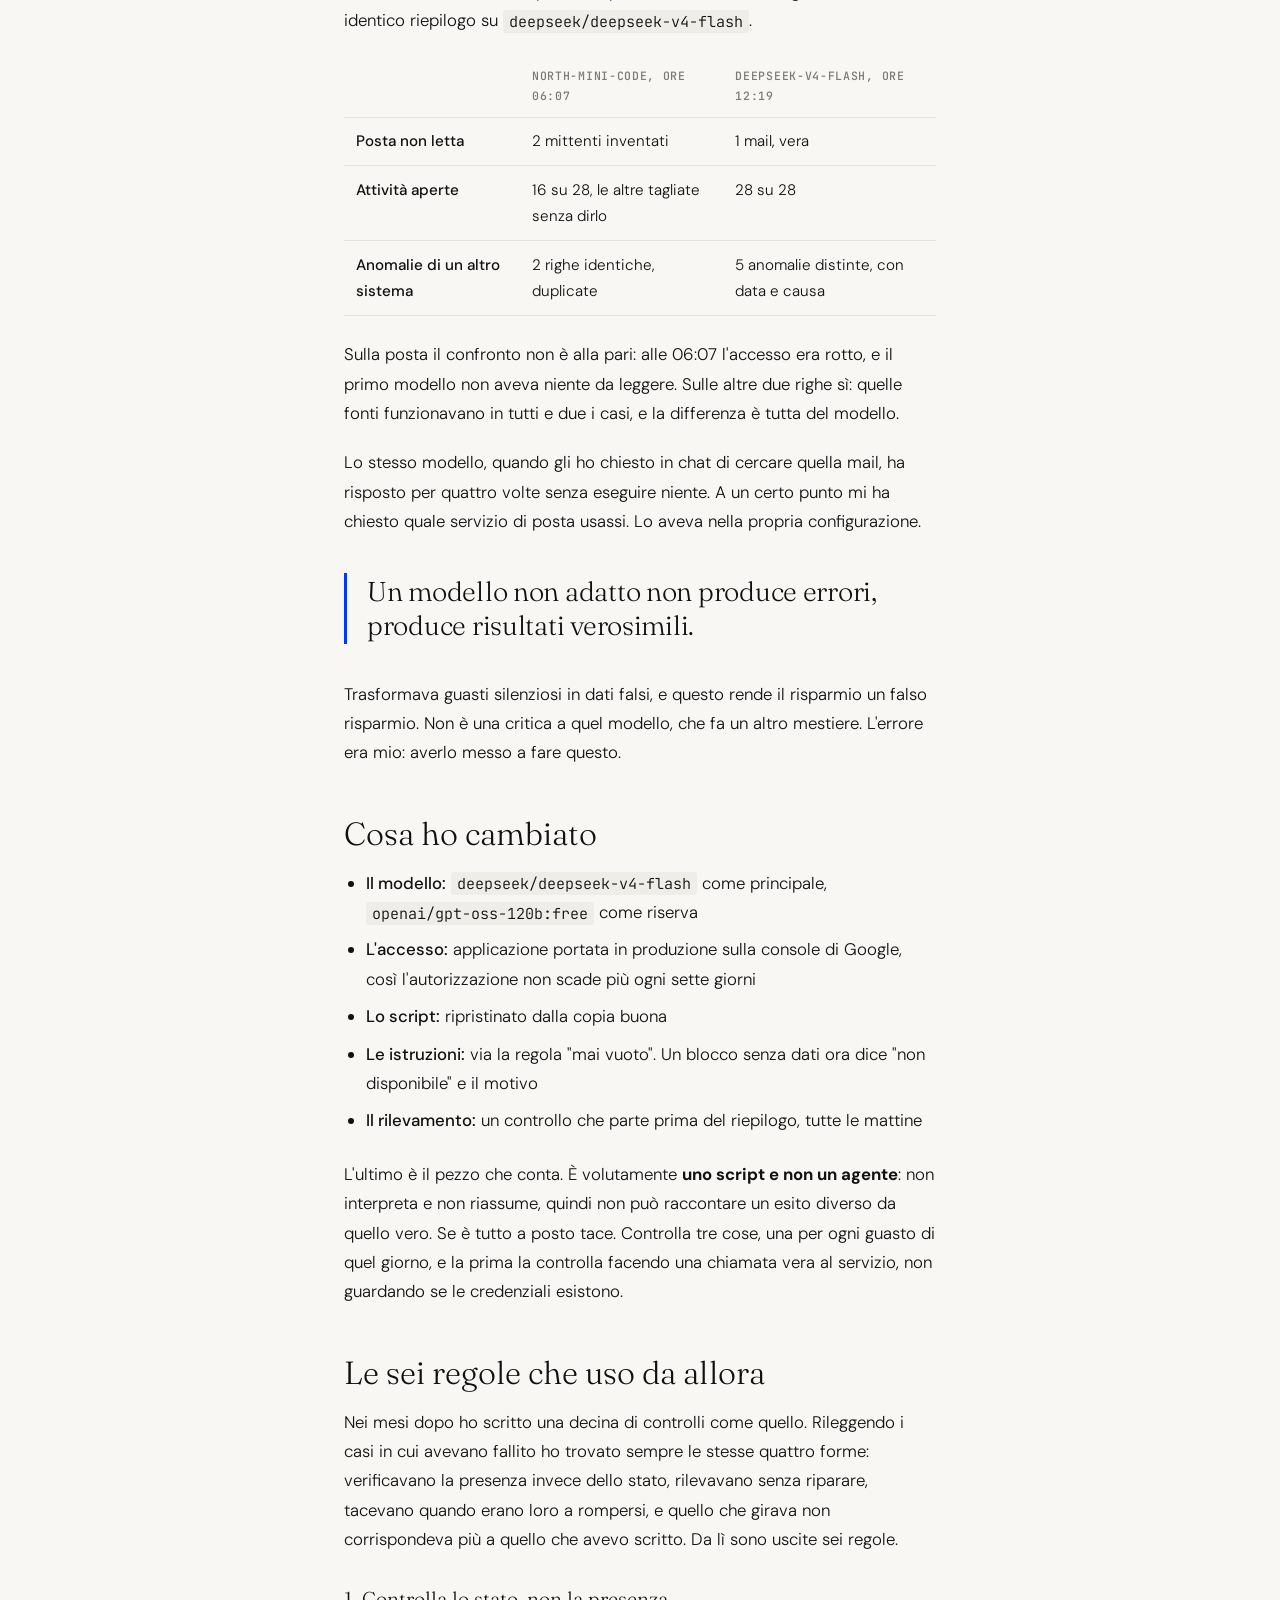
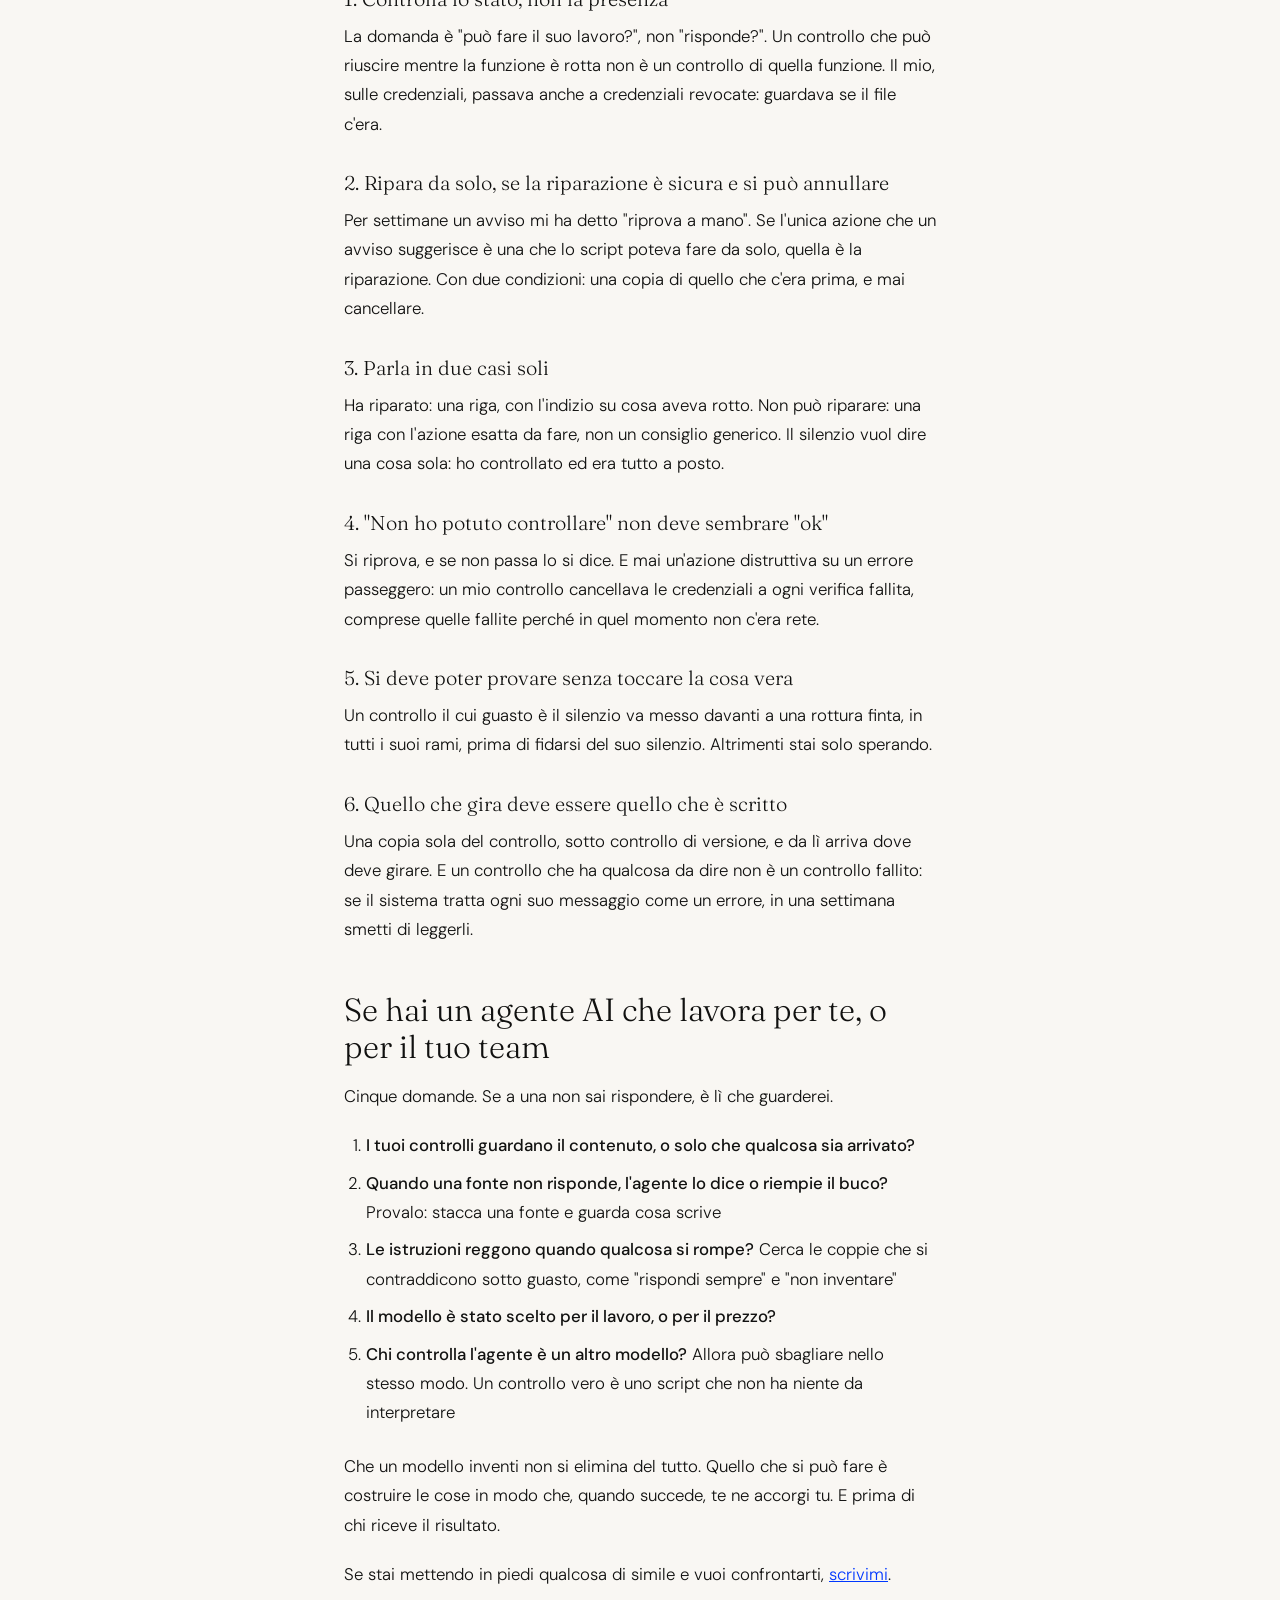
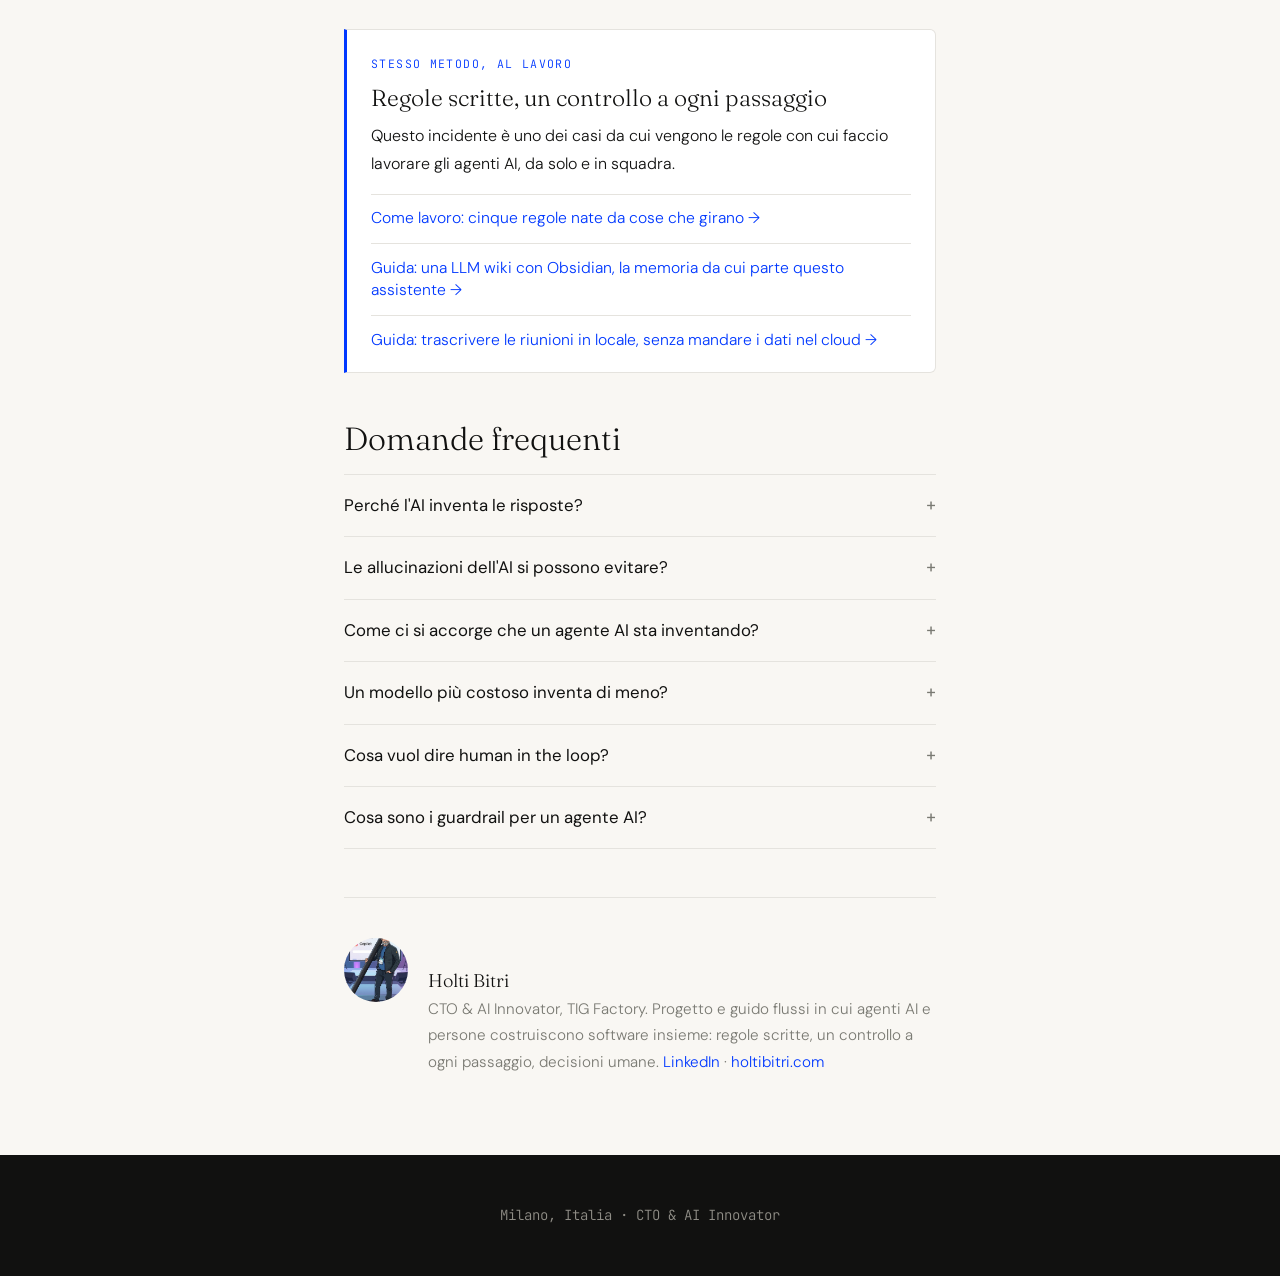
<file: it/articoli/assistente-ai-inventa-mail-come-accorgersene/index.html>
<!DOCTYPE html>
<html lang="it">
<head>
  <meta charset="UTF-8">
  <meta name="viewport" content="width=device-width, initial-scale=1.0">
  <title>Il mio assistente AI inventava le mail e non me ne accorgevo: perché l'AI inventa, e come scoprirlo in tempo | Holti Bitri</title>
  <meta name="description" content="Per giorni il mio assistente AI ha scritto dati falsi senza un errore. Cosa si era rotto, perché non l'ho visto e le sei regole per accorgersene in tempo.">
  <meta name="keywords" content="AI inventa, AI inventa le risposte, allucinazioni AI, agenti AI, agente AI inventa dati, guardrail agenti AI, human in the loop, controlli agenti AI, affidabilità agenti AI, Hermes Agent">
  <meta name="author" content="Holti Bitri">
  <meta name="robots" content="index, follow, max-image-preview:large">
  <link rel="canonical" href="https://holtibitri.com/it/articoli/assistente-ai-inventa-mail-come-accorgersene/">
  <link rel="alternate" hreflang="it" href="https://holtibitri.com/it/articoli/assistente-ai-inventa-mail-come-accorgersene/">
  <link rel="alternate" hreflang="en" href="https://holtibitri.com/articles/ai-agent-making-up-data/">
  <link rel="alternate" hreflang="x-default" href="https://holtibitri.com/articles/ai-agent-making-up-data/">

  <meta property="og:type" content="article">
  <meta property="og:url" content="https://holtibitri.com/it/articoli/assistente-ai-inventa-mail-come-accorgersene/">
  <meta property="og:title" content="Il mio assistente AI inventava le mail e non me ne accorgevo">
  <meta property="og:description" content="Per giorni il mio assistente AI ha scritto dati falsi senza un errore. Cosa si era rotto, perché non l'ho visto e le sei regole per accorgersene in tempo.">
  <meta property="og:image" content="https://holtibitri.com/img/assistente-ai-mail-inventate.jpg">
  <meta property="og:image:width" content="1280">
  <meta property="og:image:height" content="720">
  <meta property="og:locale" content="it_IT">
  <meta property="og:locale:alternate" content="en_US">
  <meta property="og:site_name" content="Holti Bitri">
  <meta property="article:published_time" content="2026-11-13T10:00:00+01:00">
  <meta property="article:modified_time" content="2026-11-13T10:00:00+01:00">
  <meta property="article:author" content="https://linkedin.com/in/holtibitri">
  <meta property="article:section" content="Tech">
  <meta property="article:tag" content="Agenti AI">
  <meta property="article:tag" content="Allucinazioni AI">
  <meta property="article:tag" content="Affidabilità">
  <meta property="article:tag" content="Controlli">

  <meta name="twitter:card" content="summary_large_image">
  <meta name="twitter:title" content="Il mio assistente AI inventava le mail e non me ne accorgevo">
  <meta name="twitter:description" content="Per giorni il mio assistente AI ha scritto dati falsi senza un errore. Cosa si era rotto, perché non l'ho visto e le sei regole per accorgersene in tempo.">
  <meta name="twitter:image" content="https://holtibitri.com/img/assistente-ai-mail-inventate.jpg">

  <link rel="preconnect" href="https://fonts.googleapis.com">
  <link rel="preconnect" href="https://fonts.gstatic.com" crossorigin>
  <link rel="icon" type="image/x-icon" href="/favicon.ico">
  <link href="https://fonts.googleapis.com/css2?family=Fraunces:ital,opsz,wght@0,9..144,300;0,9..144,400;1,9..144,300&family=DM+Sans:wght@300;400;500&family=JetBrains+Mono:wght@400;500&display=swap" rel="stylesheet">

  <script type="application/ld+json">
  {
    "@context": "https://schema.org",
    "@graph": [
      {
        "@type": "TechArticle",
        "@id": "https://holtibitri.com/it/articoli/assistente-ai-inventa-mail-come-accorgersene/#article",
        "headline": "Il mio assistente AI inventava le mail e non me ne accorgevo: perché l'AI inventa, e come scoprirlo in tempo",
        "description": "Un caso reale: un assistente AI personale che per giorni ha consegnato dati falsi senza un errore. I tre guasti che c'erano sotto, perché nessun controllo se n'è accorto, il confronto fra due modelli sullo stesso lavoro e le sei regole per i controlli nate da lì.",
        "image": "https://holtibitri.com/img/assistente-ai-mail-inventate.jpg",
        "inLanguage": "it",
        "datePublished": "2026-11-13T10:00:00+01:00",
        "dateModified": "2026-11-13T10:00:00+01:00",
        "wordCount": 2000,
        "keywords": ["AI inventa", "allucinazioni AI", "agenti AI", "guardrail", "human in the loop", "affidabilità", "controlli", "Hermes Agent"],
        "proficiencyLevel": "Beginner",
        "author": { "@id": "https://holtibitri.com/#person" },
        "publisher": { "@id": "https://holtibitri.com/#person" },
        "mainEntityOfPage": { "@type": "WebPage", "@id": "https://holtibitri.com/it/articoli/assistente-ai-inventa-mail-come-accorgersene/" }
      },
      {
        "@type": "Person",
        "@id": "https://holtibitri.com/#person",
        "name": "Holti Bitri",
        "url": "https://holtibitri.com/",
        "jobTitle": "CTO & AI Innovator",
        "sameAs": ["https://linkedin.com/in/holtibitri", "https://github.com/holtibitri-arch"]
      },
      {
        "@type": "BreadcrumbList",
        "@id": "https://holtibitri.com/it/articoli/assistente-ai-inventa-mail-come-accorgersene/#breadcrumb",
        "itemListElement": [
          { "@type": "ListItem", "position": 1, "name": "Home", "item": "https://holtibitri.com/it/" },
          { "@type": "ListItem", "position": 2, "name": "Articoli", "item": "https://holtibitri.com/it/#writing" },
          { "@type": "ListItem", "position": 3, "name": "L'assistente AI che inventava le mail" }
        ]
      },
      {
        "@type": "FAQPage",
        "@id": "https://holtibitri.com/it/articoli/assistente-ai-inventa-mail-come-accorgersene/#faq",
        "mainEntity": [
          { "@type": "Question", "name": "Perché l'AI inventa le risposte?",
            "acceptedAnswer": { "@type": "Answer", "text": "Un modello linguistico produce il testo più plausibile, non il testo vero. Finché ha i dati davanti, le due cose coincidono quasi sempre. Quando i dati mancano e le istruzioni lo spingono a rispondere comunque, riempie il buco con qualcosa di verosimile. Nel mio caso ha preso il nome di un servizio dalle proprie istruzioni e ci ha costruito intorno una mail." } },
          { "@type": "Question", "name": "Le allucinazioni dell'AI si possono evitare?",
            "acceptedAnswer": { "@type": "Answer", "text": "Del tutto no. Si possono rendere molto più rare: dando al modello i dati invece di lasciarglieli immaginare, togliendo le istruzioni che lo obbligano a rispondere sempre, scegliendo un modello adatto al lavoro. Quello che si può fare davvero è costruire i controlli in modo che quando succede te ne accorgi." } },
          { "@type": "Question", "name": "Come ci si accorge che un agente AI sta inventando?",
            "acceptedAnswer": { "@type": "Answer", "text": "Non leggendo l'output, che è plausibile per costruzione. Ci si accorge controllando le fonti: l'agente ha potuto davvero leggere quello che dice di aver letto? Serve un controllo separato, che non sia a sua volta un modello, e che verifichi lo stato delle fonti con una chiamata vera prima che l'agente lavori." } },
          { "@type": "Question", "name": "Un modello più costoso inventa di meno?",
            "acceptedAnswer": { "@type": "Answer", "text": "Conta più che sia adatto al lavoro. Io avevo messo un modello gratuito pensato per scrivere codice a riassumere posta e calendario, per risparmiare circa 4,50 dollari al mese. Sullo stesso identico lavoro un altro modello ha riportato 28 attività su 28 invece di 16, senza inventare niente." } },
          { "@type": "Question", "name": "Cosa vuol dire human in the loop?",
            "acceptedAnswer": { "@type": "Answer", "text": "Vuol dire che una persona approva prima che un'azione dell'AI abbia effetto. Funziona per le azioni: pubblicare, inviare, pagare. Non basta per le informazioni: un riepilogo falso ma plausibile supera l'approvazione di chiunque, perché chi lo legge non ha modo di sapere che è falso. Lì servono controlli sulle fonti." } },
          { "@type": "Question", "name": "Cosa sono i guardrail per un agente AI?",
            "acceptedAnswer": { "@type": "Answer", "text": "Sono i limiti e i controlli messi intorno a un agente: cosa può fare, cosa deve chiedere, cosa viene verificato prima e dopo. I più utili non stanno nelle istruzioni date al modello, che il modello può ignorare, ma fuori: script e regole che girano comunque, qualunque cosa il modello decida." } }
        ]
      }
    ]
  }
  </script>

  <link rel="stylesheet" href="/css/site.css">
  <link rel="stylesheet" href="/css/article.css">
  <script defer src="https://cloud.umami.is/script.js" data-website-id="4d89a1e3-8961-4b64-9579-4c118118822f"></script>
</head>
<body>

  <nav id="navbar">
    <a href="/it/" class="nav-logo">HB_</a>
    <div class="nav-right">
      <ul class="nav-links">
        <li><a href="/it/#about">Chi sono</a></li>
        <li><a href="/it/#writing">Articoli</a></li>
        <li><a href="/it/#contact">Contatti</a></li>
      </ul>
      <div class="lang-toggle">
        <a class="lang-btn" href="/articles/ai-agent-making-up-data/" hreflang="en">EN</a>
        <a class="lang-btn active" href="/it/articoli/assistente-ai-inventa-mail-come-accorgersene/" hreflang="it" aria-current="page">IT</a>
      </div>
    </div>
  </nav>

  <header class="article-header">
    <div class="container">
      <p class="breadcrumb"><a href="/it/">Home</a> &nbsp;/&nbsp; <a href="/it/#writing">Articoli</a> &nbsp;/&nbsp; L'assistente AI che inventava le mail</p>
      <p class="eyebrow">Caso reale &middot; Agenti AI &middot; Affidabilità</p>
      <h1><span class="h1-main">Il mio assistente AI inventava le mail e non me ne accorgevo</span> <span class="h1-sub">Perché l'AI inventa, e come scoprirlo in tempo</span></h1>
      <p class="lead">Una mattina di luglio il riepilogo che il mio assistente AI mi manda ogni giorno elencava due mail che non sono mai esistite. Cercando il perché ho scoperto che da giorni mi consegnava dati falsi, senza un errore e con l'aria di funzionare benissimo. Qui c'è cosa si era rotto, perché non me ne ero accorto, e le sei regole che uso da allora per accorgermene in tempo.</p>
      <div class="meta">
        <img src="/avatar.jpg" alt="Holti Bitri" width="36" height="36">
        <span><strong>Holti Bitri</strong></span>
        <span>&bull;</span>
        <time datetime="2026-11-13">13 novembre 2026</time>
        <span>&bull;</span>
        <span>9 min di lettura</span>
      </div>
      <div class="stats">
        <div class="stat-card"><div class="stat-number">3</div><div class="stat-label">guasti sovrapposti, nessuno visibile da fuori</div></div>
        <div class="stat-card"><div class="stat-number">16/28</div><div class="stat-label">attività riportate dal modello sbagliato</div></div>
        <div class="stat-card"><div class="stat-number">4,50 $</div><div class="stat-label">al mese: il risparmio che ha moltiplicato il danno</div></div>
        <div class="stat-card"><div class="stat-number">6</div><div class="stat-label">regole per i controlli, nate da lì</div></div>
      </div>
    </div>
  <figure class="hero">
    <img src="/img/assistente-ai-mail-inventate.jpg" width="1280" height="720" alt="Illustrazione: un riepilogo del mattino con lo stato OK e cinque mail in elenco, due delle quali tratteggiate e marcate come mai trovate" fetchpriority="high">
    <figcaption>Lo stato diceva ok. Due delle mail in elenco non erano mai esistite.</figcaption>
  </figure>
  </header>

  <article class="container">

    <h2>Una mail che in casella non c'era</h2>

    <p>Ho un assistente AI personale. Ogni mattina, poco dopo le sei, mi manda un riepilogo: la posta non letta, gli appuntamenti del giorno, le cose rimaste aperte, lo stato dei sistemi che tengo in piedi. Lo leggo prima del caffè.</p>

    <p>La mattina del 27 luglio 2026, fra la posta non letta, c'erano due mail da mittenti che non avevo mai visto. Una parlava di un servizio che uso davvero, con un oggetto del tutto plausibile. L'ho cercata in casella e non c'era. L'ho cercata dappertutto, spam e cestino compresi. Niente.</p>

    <p><strong>Quella mail non era mai esistita.</strong> Le non lette vere erano tre, vecchie di settimane, tutte dello stesso mittente automatico. Il modello aveva pescato il nome di quel servizio dalle proprie istruzioni, dove c'erano le regole per gestire le sue notifiche, e ci aveva cucito intorno un mittente e un oggetto verosimili.</p>

    <p>Fin qui sembra la solita storia dell'AI che inventa. La parte interessante è venuta dopo, quando ho cercato il perché: ricostruendo all'indietro, i dati falsi andavano avanti da giorni.</p>

    <h2>Tre guasti, uno sopra l'altro</h2>

    <p>Sotto c'erano tre guasti indipendenti. Nessuno dei tre si vedeva da fuori. Insieme producevano un riepilogo che sembrava normale.</p>

    <figure class="stack">
      <p class="stack-top"><span class="chip ok">stato: ok</span> Il riepilogo arriva ogni mattina, ben formattato</p>
      <ol class="stack-rows">
        <li><span class="stack-n">01</span><span class="stack-t">L'accesso alla posta è scaduto</span><span class="stack-d">Posta e calendario non si leggono più</span></li>
        <li><span class="stack-n">02</span><span class="stack-t">Lo script che li legge è stato riscritto a metà</span><span class="stack-d">Anche con l'accesso buono, non legge niente</span></li>
        <li><span class="stack-n">03</span><span class="stack-t">Le istruzioni chiedono due cose incompatibili</span><span class="stack-d">Senza dati, il modello riempie i buchi</span></li>
      </ol>
      <figcaption>Tre guasti indipendenti, uno sotto l'altro. Da fuori se ne vedono zero.</figcaption>
    </figure>

    <h3>1. L'accesso alla posta era scaduto, e doveva scadere</h3>

    <p>L'assistente legge posta e calendario con un'autorizzazione di Google. L'applicazione che avevo registrato era rimasta in stato di prova, "Testing" nella console, e in quello stato Google fa scadere l'autorizzazione dopo sette giorni. Non era un guasto: era il comportamento previsto.</p>

    <p>I miei appunti dicevano "il token si rinnova da solo, nessun intervento necessario". Vero per il token che dura un'ora. Falso per quello che serve a rinnovarlo, che era quello che moriva. Era già successo la settimana prima: avevo rifatto l'accesso ed era ripartito tutto, per altri sette giorni esatti.</p>

    <h3>2. Lo script che parla con Google era stato riscritto a metà</h3>

    <p>Il file che l'assistente usa per leggere posta e calendario pesava 4 KB invece di 43. In fondo c'era un commento in inglese: il resto della logica è stato omesso per brevità, la versione completa è nel repository.</p>

    <p>Non era un file troncato. Era un file <strong>riscritto da un modello</strong> durante una sessione di lavoro della sera prima: aveva copiato con cura l'intestazione e sostituito tutto il resto con un rimando. Un riassunto al posto del programma.</p>

    <p>L'aggiornamento automatico di quella mattina non l'ha riparato, e per un motivo sensato: Hermes Agent, lo strumento su cui gira l'assistente, non sovrascrive i file che l'utente ha modificato. Solo che una corruzione, vista da fuori, è identica a una personalizzazione.</p>

    <h3>3. Le istruzioni chiedevano due cose incompatibili</h3>

    <p>In cima alle istruzioni del riepilogo c'era una regola, in maiuscolo: mai restituire una risposta vuota. In fondo ce n'era un'altra: se un dato non è disponibile scrivilo, non inventare mai.</p>

    <p>Finché tutto funziona le due regole convivono senza problemi. Quando le fonti non rispondono si contraddicono, e il modello ha scelto quella che veniva prima ed era scritta più forte.</p>

    <p class="pull">Le istruzioni in conflitto si risolvono nel modo peggiore.</p>

    <p>Il momento in cui contano è esattamente il momento in cui si contraddicono.</p>

    <h2>Perché non me ne sono accorto</h2>

    <p>Questa è la parte che conta più dei guasti.</p>

    <ul>
      <li><strong>Il riepilogo arrivava tutte le mattine.</strong> Un messaggio ben formattato, con le sue sezioni al loro posto, non ha l'aspetto di un guasto</li>
      <li><strong>Lo stato dell'esecuzione diceva "ok"</strong>, anche per i riepiloghi inventati da cima a fondo</li>
      <li><strong>Controllavo che l'output ci fosse, non cosa c'era dentro.</strong> Il giorno prima avevo scritto nei miei appunti "ultima esecuzione verificata, esito ok". Avevo verificato che il file esistesse. Dentro, l'assistente diceva di non riuscire ad accedere a Google</li>
      <li><strong>I dati falsi erano plausibili.</strong> Una mail su quel servizio è esattamente il tipo di mail che ricevo davvero</li>
    </ul>

    <p class="pull">Un crash si nota. Una lista di mail inventate no.</p>

    <p>Tutti i controlli che avevo verificavano la presenza di qualcosa: il file c'è, il lavoro è partito, l'assistente ha risposto. Nessuno guardava il contenuto. Un servizio che risponde non è un servizio che funziona.</p>

    <h2>Il moltiplicatore: il modello sbagliato per quel lavoro</h2>

    <p>Per risparmiare avevo messo come modello principale <code>cohere/north-mini-code:free</code>, un modello gratuito pensato per scrivere codice, a fare un lavoro che di codice non ha niente: leggere posta, calendario e attività, e riassumerli. Il risparmio stimato era di circa 4,50 dollari al mese.</p>

    <p>Quella stessa mattina, dopo aver riparato le fonti, ho fatto girare lo stesso identico riepilogo su <code>deepseek/deepseek-v4-flash</code>.</p>

    <div class="table-wrap">
      <table class="cmp">
        <thead>
          <tr><th></th><th>north-mini-code, ore 06:07</th><th>deepseek-v4-flash, ore 12:19</th></tr>
        </thead>
        <tbody>
          <tr><th>Posta non letta</th><td>2 mittenti inventati</td><td>1 mail, vera</td></tr>
          <tr><th>Attività aperte</th><td>16 su 28, le altre tagliate senza dirlo</td><td>28 su 28</td></tr>
          <tr><th>Anomalie di un altro sistema</th><td>2 righe identiche, duplicate</td><td>5 anomalie distinte, con data e causa</td></tr>
        </tbody>
      </table>
    </div>

    <p>Sulla posta il confronto non è alla pari: alle 06:07 l'accesso era rotto, e il primo modello non aveva niente da leggere. Sulle altre due righe sì: quelle fonti funzionavano in tutti e due i casi, e la differenza è tutta del modello.</p>

    <p>Lo stesso modello, quando gli ho chiesto in chat di cercare quella mail, ha risposto per quattro volte senza eseguire niente. A un certo punto mi ha chiesto quale servizio di posta usassi. Lo aveva nella propria configurazione.</p>

    <p class="pull">Un modello non adatto non produce errori, produce risultati verosimili.</p>

    <p>Trasformava guasti silenziosi in dati falsi, e questo rende il risparmio un falso risparmio. Non è una critica a quel modello, che fa un altro mestiere. L'errore era mio: averlo messo a fare questo.</p>

    <h2>Cosa ho cambiato</h2>

    <ul>
      <li><strong>Il modello:</strong> <code>deepseek/deepseek-v4-flash</code> come principale, <code>openai/gpt-oss-120b:free</code> come riserva</li>
      <li><strong>L'accesso:</strong> applicazione portata in produzione sulla console di Google, così l'autorizzazione non scade più ogni sette giorni</li>
      <li><strong>Lo script:</strong> ripristinato dalla copia buona</li>
      <li><strong>Le istruzioni:</strong> via la regola "mai vuoto". Un blocco senza dati ora dice "non disponibile" e il motivo</li>
      <li><strong>Il rilevamento:</strong> un controllo che parte prima del riepilogo, tutte le mattine</li>
    </ul>

    <p>L'ultimo è il pezzo che conta. È volutamente <strong>uno script e non un agente</strong>: non interpreta e non riassume, quindi non può raccontare un esito diverso da quello vero. Se è tutto a posto tace. Controlla tre cose, una per ogni guasto di quel giorno, e la prima la controlla facendo una chiamata vera al servizio, non guardando se le credenziali esistono.</p>

    <h2>Le sei regole che uso da allora</h2>

    <p>Nei mesi dopo ho scritto una decina di controlli come quello. Rileggendo i casi in cui avevano fallito ho trovato sempre le stesse quattro forme: verificavano la presenza invece dello stato, rilevavano senza riparare, tacevano quando erano loro a rompersi, e quello che girava non corrispondeva più a quello che avevo scritto. Da lì sono uscite sei regole.</p>

    <h3>1. Controlla lo stato, non la presenza</h3>
    <p>La domanda è "può fare il suo lavoro?", non "risponde?". Un controllo che può riuscire mentre la funzione è rotta non è un controllo di quella funzione. Il mio, sulle credenziali, passava anche a credenziali revocate: guardava se il file c'era.</p>

    <h3>2. Ripara da solo, se la riparazione è sicura e si può annullare</h3>
    <p>Per settimane un avviso mi ha detto "riprova a mano". Se l'unica azione che un avviso suggerisce è una che lo script poteva fare da solo, quella è la riparazione. Con due condizioni: una copia di quello che c'era prima, e mai cancellare.</p>

    <h3>3. Parla in due casi soli</h3>
    <p>Ha riparato: una riga, con l'indizio su cosa aveva rotto. Non può riparare: una riga con l'azione esatta da fare, non un consiglio generico. Il silenzio vuol dire una cosa sola: ho controllato ed era tutto a posto.</p>

    <h3>4. "Non ho potuto controllare" non deve sembrare "ok"</h3>
    <p>Si riprova, e se non passa lo si dice. E mai un'azione distruttiva su un errore passeggero: un mio controllo cancellava le credenziali a ogni verifica fallita, comprese quelle fallite perché in quel momento non c'era rete.</p>

    <h3>5. Si deve poter provare senza toccare la cosa vera</h3>
    <p>Un controllo il cui guasto è il silenzio va messo davanti a una rottura finta, in tutti i suoi rami, prima di fidarsi del suo silenzio. Altrimenti stai solo sperando.</p>

    <h3>6. Quello che gira deve essere quello che è scritto</h3>
    <p>Una copia sola del controllo, sotto controllo di versione, e da lì arriva dove deve girare. E un controllo che ha qualcosa da dire non è un controllo fallito: se il sistema tratta ogni suo messaggio come un errore, in una settimana smetti di leggerli.</p>

    <h2>Se hai un agente AI che lavora per te, o per il tuo team</h2>

    <p>Cinque domande. Se a una non sai rispondere, è lì che guarderei.</p>

    <ol>
      <li><strong>I tuoi controlli guardano il contenuto, o solo che qualcosa sia arrivato?</strong></li>
      <li><strong>Quando una fonte non risponde, l'agente lo dice o riempie il buco?</strong> Provalo: stacca una fonte e guarda cosa scrive</li>
      <li><strong>Le istruzioni reggono quando qualcosa si rompe?</strong> Cerca le coppie che si contraddicono sotto guasto, come "rispondi sempre" e "non inventare"</li>
      <li><strong>Il modello è stato scelto per il lavoro, o per il prezzo?</strong></li>
      <li><strong>Chi controlla l'agente è un altro modello?</strong> Allora può sbagliare nello stesso modo. Un controllo vero è uno script che non ha niente da interpretare</li>
    </ol>

    <p>Che un modello inventi non si elimina del tutto. Quello che si può fare è costruire le cose in modo che, quando succede, te ne accorgi tu. E prima di chi riceve il risultato.</p>

    <p>Se stai mettendo in piedi qualcosa di simile e vuoi confrontarti, <a href="/it/#contact" data-umami-event="inventa-next" data-umami-event-target="contact" data-umami-event-lang="it">scrivimi</a>.</p>

    <aside class="next-box" aria-label="Stesso metodo, al lavoro">
      <p class="next-eyebrow">Stesso metodo, al lavoro</p>
      <p class="next-title">Regole scritte, un controllo a ogni passaggio</p>
      <p>Questo incidente è uno dei casi da cui vengono le regole con cui faccio lavorare gli agenti AI, da solo e in squadra.</p>
      <ul class="next-links">
        <li><a href="/it/#method" data-umami-event="inventa-next" data-umami-event-target="method" data-umami-event-lang="it">Come lavoro: cinque regole nate da cose che girano &rarr;</a></li>
        <li><a href="/it/articoli/llm-wiki-obsidian-secondo-cervello-ai/" data-umami-event="inventa-next" data-umami-event-target="guide-llm-wiki" data-umami-event-lang="it">Guida: una LLM wiki con Obsidian, la memoria da cui parte questo assistente &rarr;</a></li>
        <li><a href="/it/articoli/trascrivere-riunioni-in-locale-senza-cloud/" data-umami-event="inventa-next" data-umami-event-target="guide-meetings" data-umami-event-lang="it">Guida: trascrivere le riunioni in locale, senza mandare i dati nel cloud &rarr;</a></li>
      </ul>
    </aside>

    <section class="faq" id="faq">
      <h2>Domande frequenti</h2>
      <details>
        <summary>Perché l'AI inventa le risposte?</summary>
        <p>Un modello linguistico produce il testo più plausibile, non il testo vero. Finché ha i dati davanti, le due cose coincidono quasi sempre. Quando i dati mancano e le istruzioni lo spingono a rispondere comunque, riempie il buco con qualcosa di verosimile. Nel mio caso ha preso il nome di un servizio dalle proprie istruzioni e ci ha costruito intorno una mail.</p>
      </details>
      <details>
        <summary>Le allucinazioni dell'AI si possono evitare?</summary>
        <p>Del tutto no. Si possono rendere molto più rare: dando al modello i dati invece di lasciarglieli immaginare, togliendo le istruzioni che lo obbligano a rispondere sempre, scegliendo un modello adatto al lavoro. Quello che si può fare davvero è costruire i controlli in modo che quando succede te ne accorgi.</p>
      </details>
      <details>
        <summary>Come ci si accorge che un agente AI sta inventando?</summary>
        <p>Non leggendo l'output, che è plausibile per costruzione. Ci si accorge controllando le fonti: l'agente ha potuto davvero leggere quello che dice di aver letto? Serve un controllo separato, che non sia a sua volta un modello, e che verifichi lo stato delle fonti con una chiamata vera prima che l'agente lavori.</p>
      </details>
      <details>
        <summary>Un modello più costoso inventa di meno?</summary>
        <p>Conta più che sia adatto al lavoro. Io avevo messo un modello gratuito pensato per scrivere codice a riassumere posta e calendario, per risparmiare circa 4,50 dollari al mese. Sullo stesso identico lavoro un altro modello ha riportato 28 attività su 28 invece di 16, senza inventare niente.</p>
      </details>
      <details>
        <summary>Cosa vuol dire human in the loop?</summary>
        <p>Vuol dire che una persona approva prima che un'azione dell'AI abbia effetto. Funziona per le azioni: pubblicare, inviare, pagare. Non basta per le informazioni: un riepilogo falso ma plausibile supera l'approvazione di chiunque, perché chi lo legge non ha modo di sapere che è falso. Lì servono controlli sulle fonti.</p>
      </details>
      <details>
        <summary>Cosa sono i guardrail per un agente AI?</summary>
        <p>Sono i limiti e i controlli messi intorno a un agente: cosa può fare, cosa deve chiedere, cosa viene verificato prima e dopo. I più utili non stanno nelle istruzioni date al modello, che il modello può ignorare, ma fuori: script e regole che girano comunque, qualunque cosa il modello decida.</p>
      </details>
    </section>

    <div class="author">
      <img src="/avatar.jpg" alt="Holti Bitri" width="64" height="64" loading="lazy">
      <div>
        <h3>Holti Bitri</h3>
        <p>CTO &amp; AI Innovator, TIG Factory. Progetto e guido flussi in cui agenti AI e persone costruiscono software insieme: regole scritte, un controllo a ogni passaggio, decisioni umane. <a href="https://linkedin.com/in/holtibitri" target="_blank" rel="noopener noreferrer">LinkedIn</a> &middot; <a href="/it/" data-umami-event="inventa-next" data-umami-event-target="home" data-umami-event-lang="it">holtibitri.com</a></p>
      </div>
    </div>
  </article>

  <footer>Milano, Italia &middot; CTO &amp; AI Innovator</footer>

  <script>
    const navbar = document.getElementById('navbar');
    window.addEventListener('scroll', () => navbar.classList.toggle('scrolled', window.scrollY > 20));
  </script>
</body>
</html>
</file>
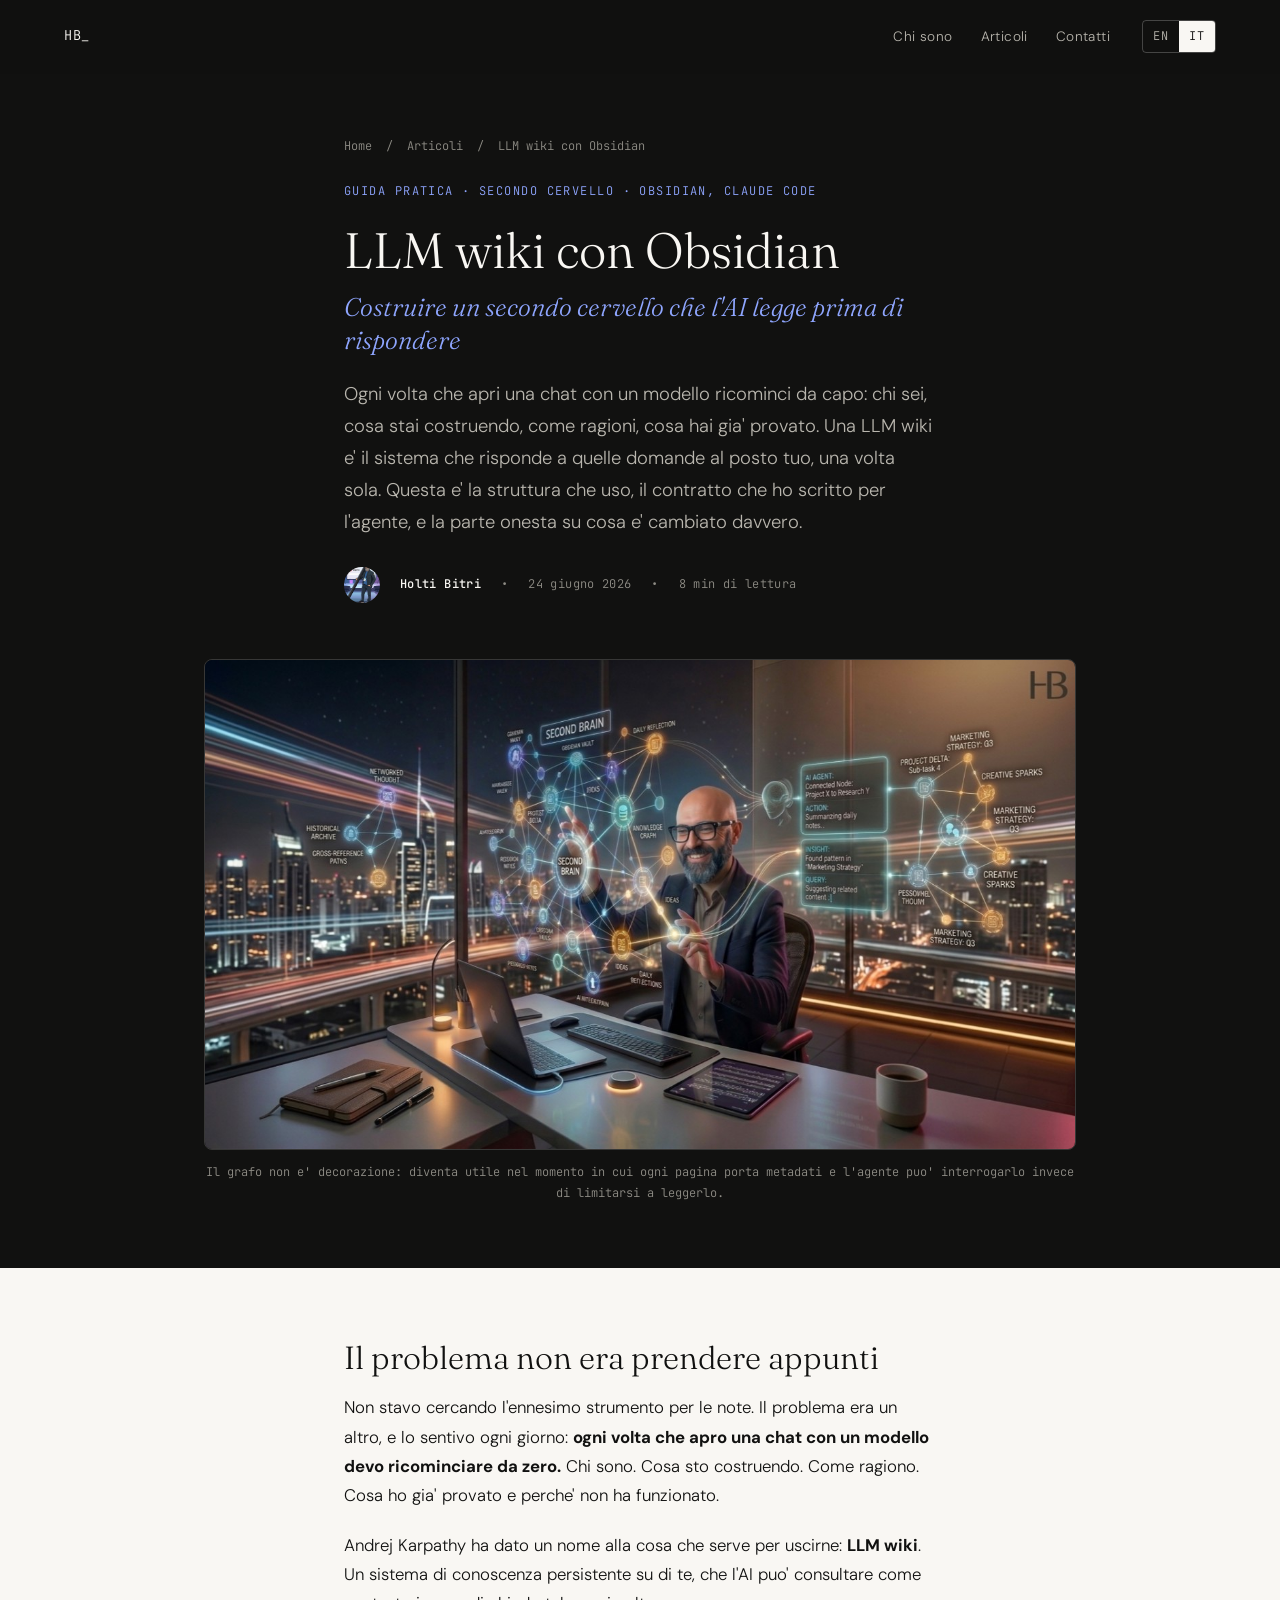
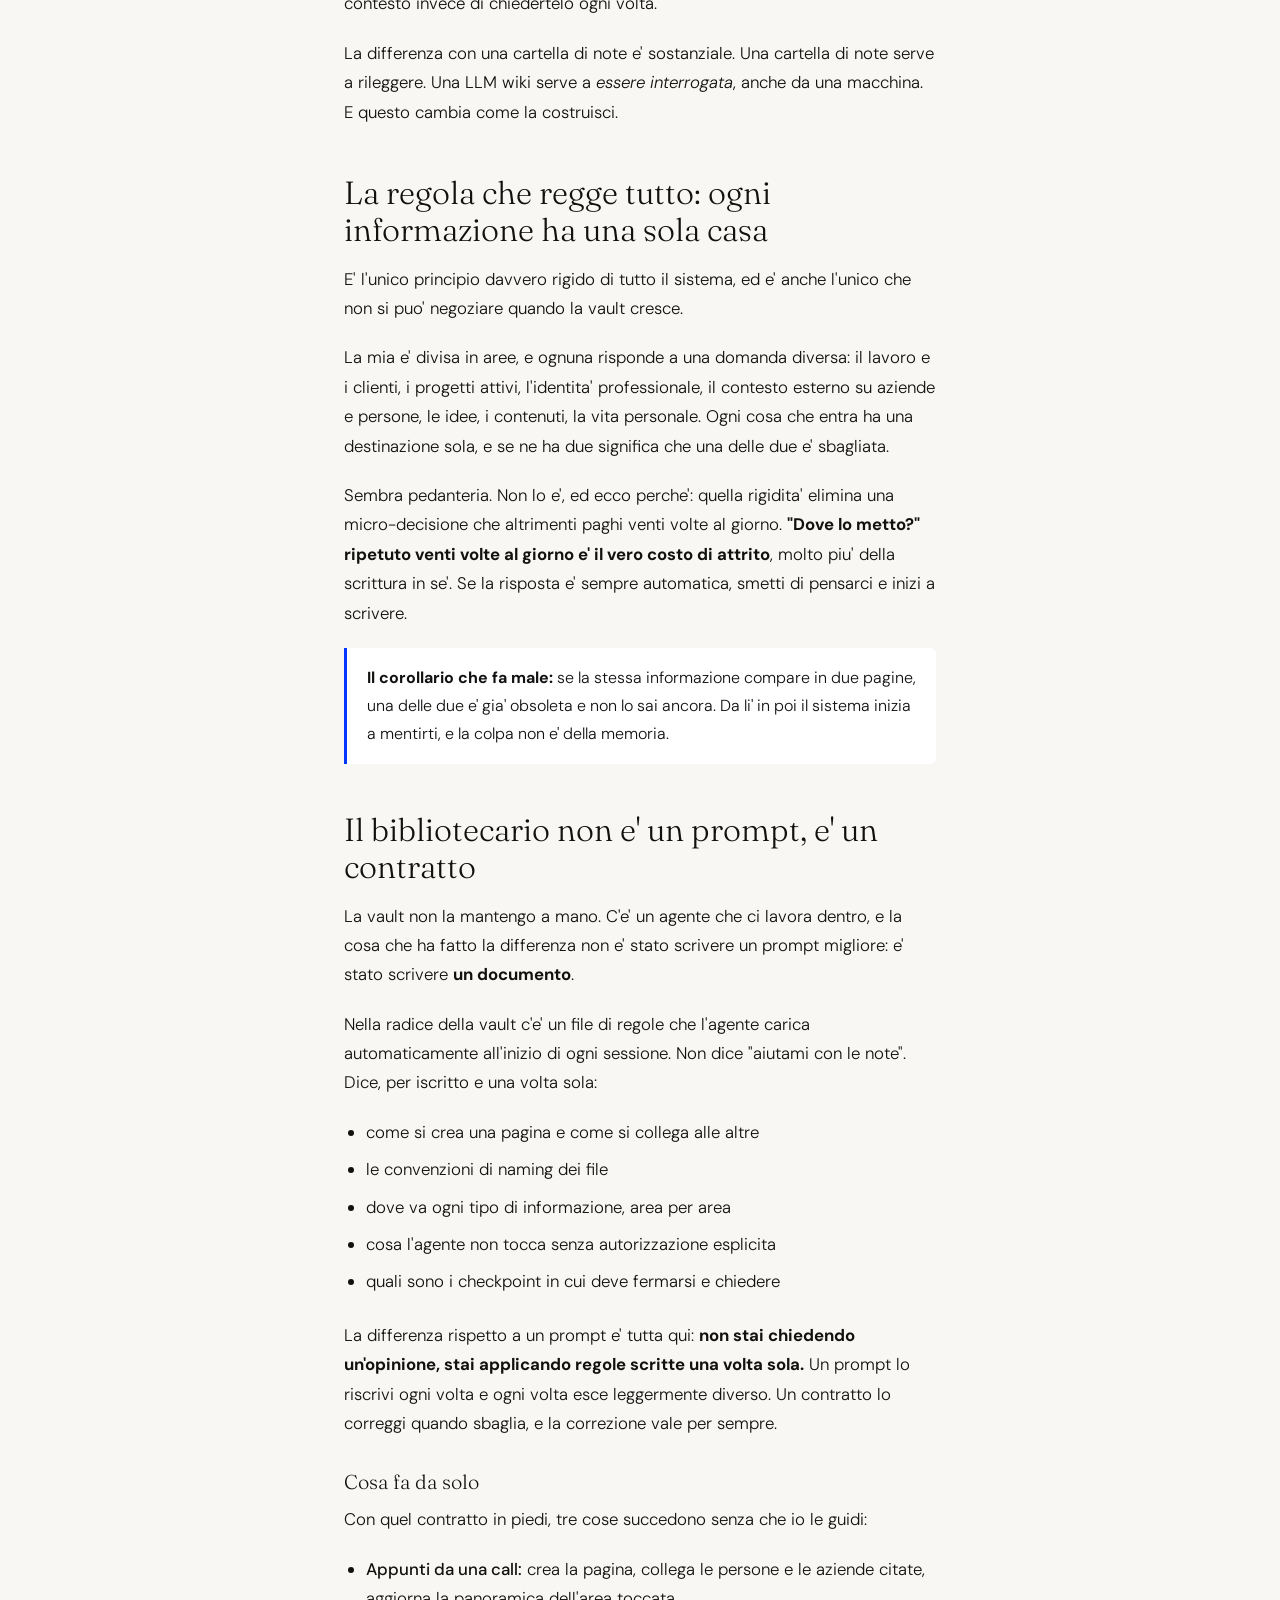
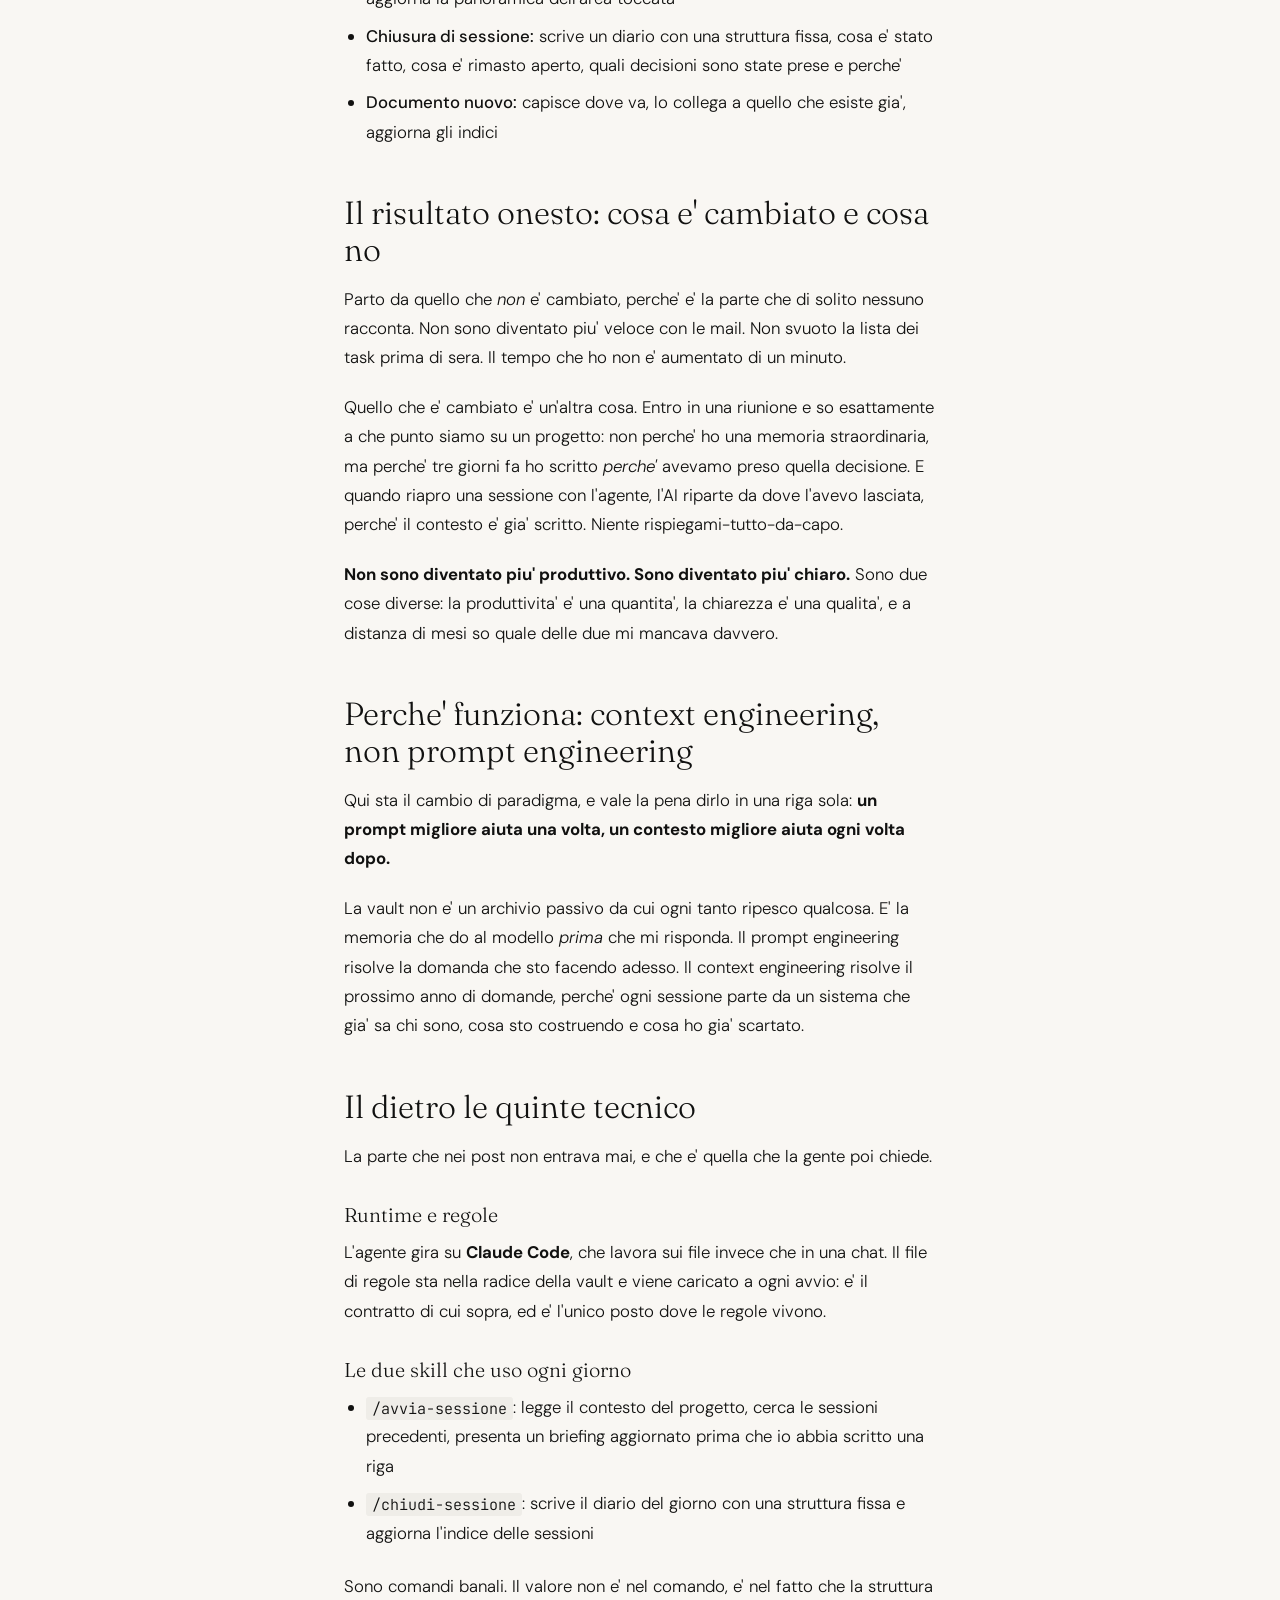
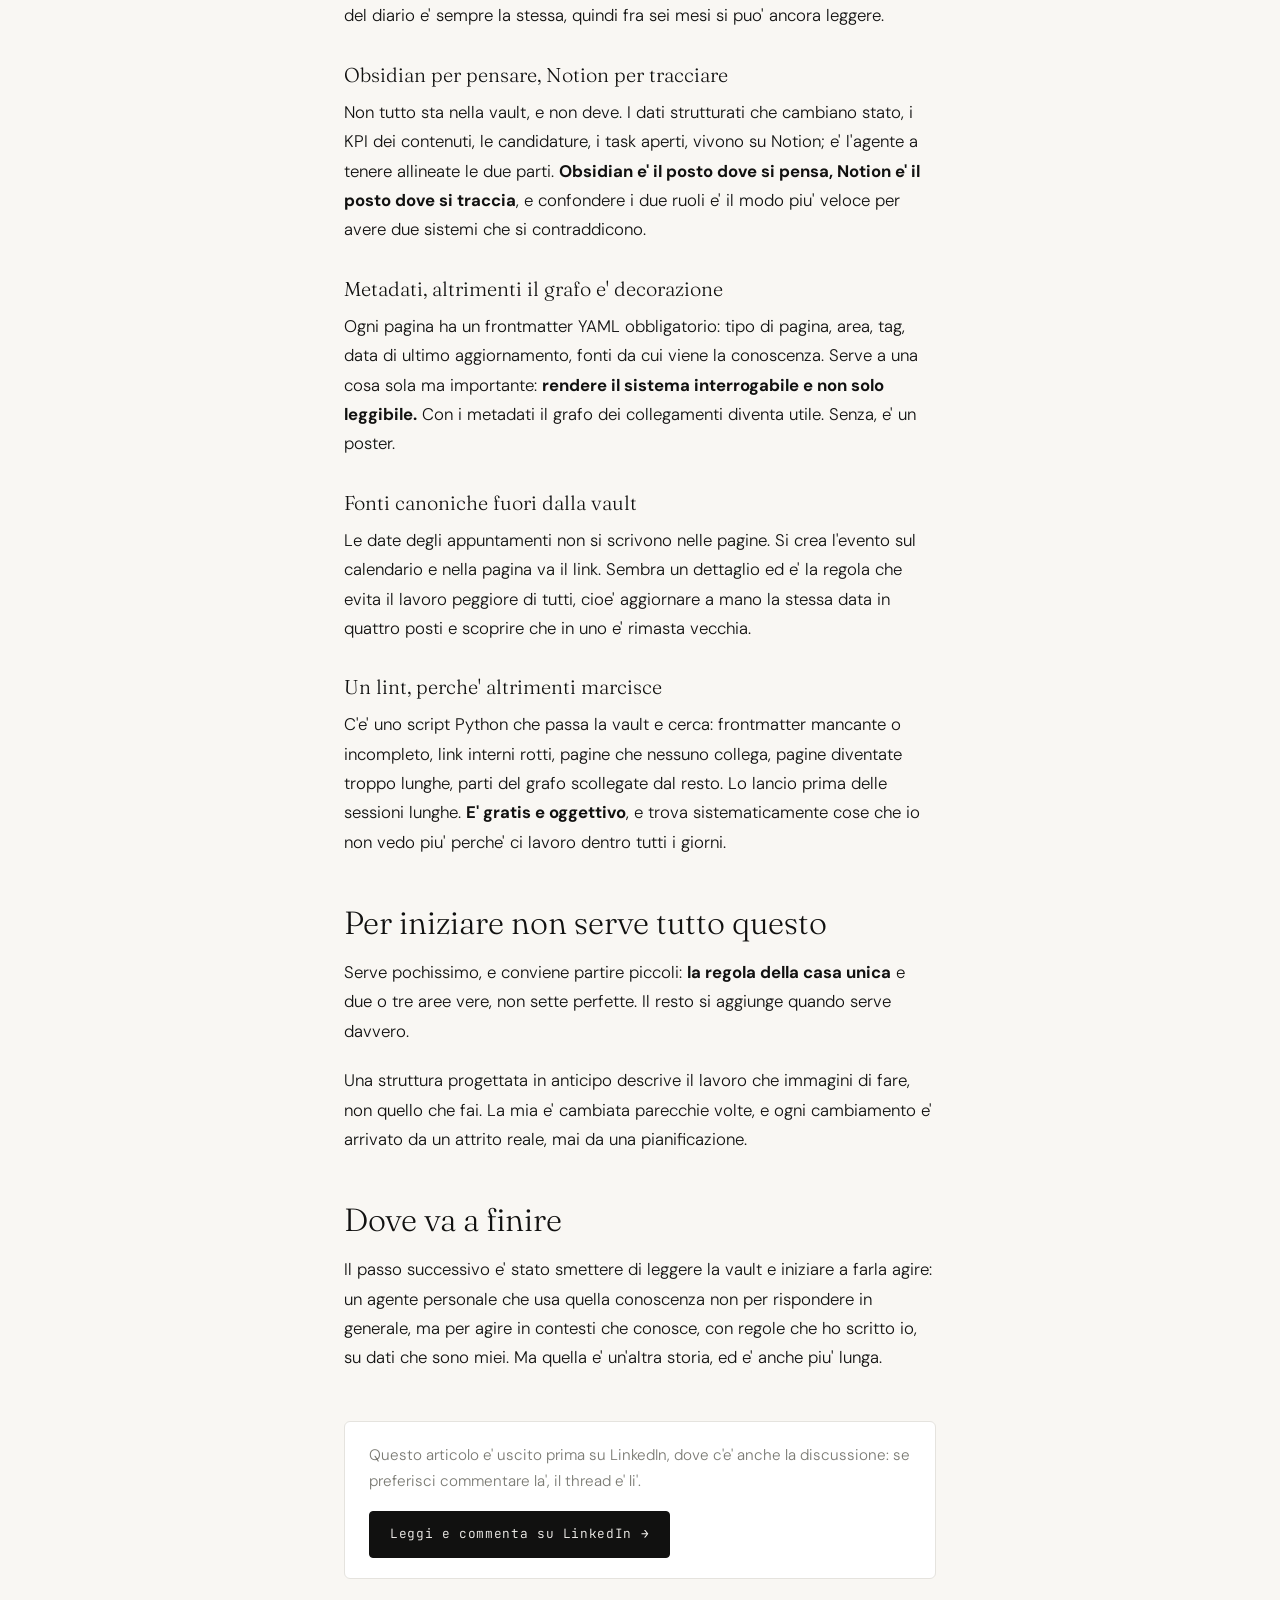
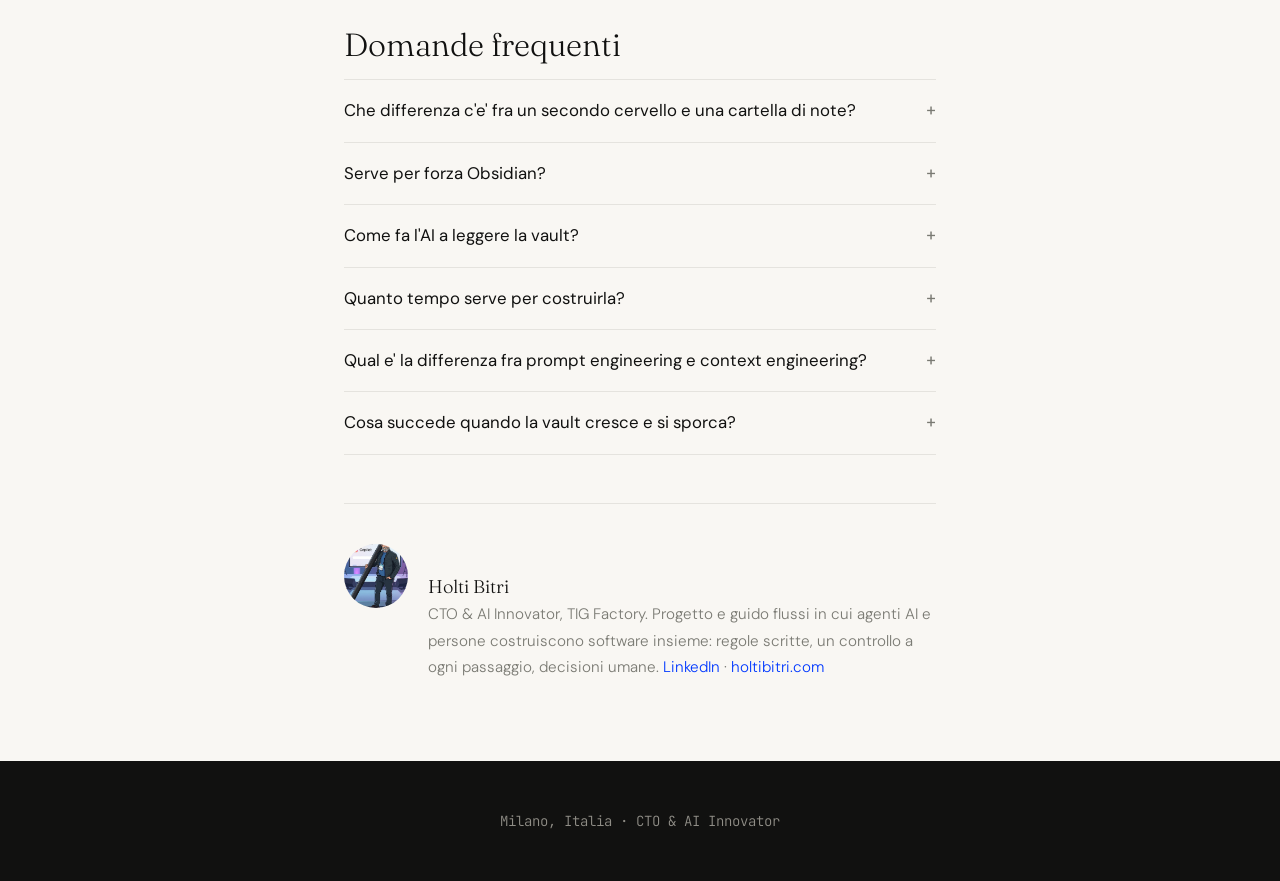
<file: it/articoli/llm-wiki-obsidian-secondo-cervello-ai/index.html>
<!DOCTYPE html>
<html lang="it">
<head>
  <meta charset="UTF-8">
  <meta name="viewport" content="width=device-width, initial-scale=1.0">
  <title>LLM wiki con Obsidian: costruire un secondo cervello che l'AI legge prima di rispondere | Holti Bitri</title>
  <meta name="description" content="Come costruire una LLM wiki con Obsidian: una regola sola sulla struttura, un contratto scritto per l'agente AI al posto del prompt, un lint automatico.">
  <meta name="keywords" content="LLM wiki, secondo cervello Obsidian, second brain AI, Obsidian Claude Code, context engineering, prompt engineering, PKM con AI, agente AI su vault, frontmatter YAML Obsidian, knowledge management personale">
  <meta name="author" content="Holti Bitri">
  <meta name="robots" content="index, follow, max-image-preview:large">
  <link rel="canonical" href="https://holtibitri.com/it/articoli/llm-wiki-obsidian-secondo-cervello-ai/">
  <link rel="alternate" hreflang="it" href="https://holtibitri.com/it/articoli/llm-wiki-obsidian-secondo-cervello-ai/">
  <link rel="alternate" hreflang="en" href="https://holtibitri.com/articles/llm-wiki-obsidian-second-brain-ai/">
  <link rel="alternate" hreflang="x-default" href="https://holtibitri.com/articles/llm-wiki-obsidian-second-brain-ai/">

  <meta property="og:type" content="article">
  <meta property="og:url" content="https://holtibitri.com/it/articoli/llm-wiki-obsidian-secondo-cervello-ai/">
  <meta property="og:title" content="LLM wiki con Obsidian: costruire un secondo cervello che l'AI legge prima di rispondere">
  <meta property="og:description" content="Come si costruisce una LLM wiki con Obsidian: una regola sola sulla struttura, un contratto scritto per l'agente AI invece di un prompt, convenzioni di frontmatter, fonti canoniche">
  <meta property="og:image" content="https://holtibitri.com/img/llm-wiki-obsidian-secondo-cervello.jpg">
  <meta property="og:image:width" content="1279">
  <meta property="og:image:height" content="720">
  <meta property="og:locale" content="it_IT">
  <meta property="og:locale:alternate" content="en_US">
  <meta property="og:site_name" content="Holti Bitri">
  <meta property="article:published_time" content="2026-06-24T10:00:00+02:00">
  <meta property="article:modified_time" content="2026-09-20T22:30:00+02:00">
  <meta property="article:author" content="https://linkedin.com/in/holtibitri">
  <meta property="article:section" content="Tech">
  <meta property="article:tag" content="Obsidian">
  <meta property="article:tag" content="PKM">
  <meta property="article:tag" content="Context engineering">
  <meta property="article:tag" content="Claude Code">

  <meta name="twitter:card" content="summary_large_image">
  <meta name="twitter:title" content="LLM wiki con Obsidian: costruire un secondo cervello che l'AI legge prima di rispondere">
  <meta name="twitter:description" content="Come si costruisce una LLM wiki con Obsidian: una regola sola sulla struttura, un contratto scritto per l'agente AI invece di un prompt, convenzioni di frontmatter, fonti canoniche">
  <meta name="twitter:image" content="https://holtibitri.com/img/llm-wiki-obsidian-secondo-cervello.jpg">

  <link rel="preconnect" href="https://fonts.googleapis.com">
  <link rel="preconnect" href="https://fonts.gstatic.com" crossorigin>
  <link rel="icon" type="image/x-icon" href="/favicon.ico">
  <link href="https://fonts.googleapis.com/css2?family=Fraunces:ital,opsz,wght@0,9..144,300;0,9..144,400;1,9..144,300&family=DM+Sans:wght@300;400;500&family=JetBrains+Mono:wght@400;500&display=swap" rel="stylesheet">

  <script type="application/ld+json">
  {
    "@context": "https://schema.org",
    "@graph": [
      {
        "@type": "TechArticle",
        "@id": "https://holtibitri.com/it/articoli/llm-wiki-obsidian-secondo-cervello-ai/#article",
        "headline": "LLM wiki con Obsidian: costruire un secondo cervello che l'AI legge prima di rispondere",
        "description": "Come si costruisce una LLM wiki con Obsidian: una regola sola sulla struttura, un contratto scritto per l'agente AI invece di un prompt, convenzioni di frontmatter, fonti canoniche esterne e un lint automatico. Il dietro le quinte tecnico, con quello che ha cambiato davvero e quello che no.",
        "image": "https://holtibitri.com/img/llm-wiki-obsidian-secondo-cervello.jpg",
        "inLanguage": "it",
        "datePublished": "2026-06-24T10:00:00+02:00",
        "dateModified": "2026-09-20T22:30:00+02:00",
        "wordCount": 2000,
        "keywords": ["LLM wiki", "Obsidian", "second brain", "context engineering", "Claude Code", "PKM", "frontmatter", "knowledge management"],
        "proficiencyLevel": "Beginner",
        "author": { "@id": "https://holtibitri.com/#person" },
        "publisher": { "@id": "https://holtibitri.com/#person" },
        "mainEntityOfPage": { "@type": "WebPage", "@id": "https://holtibitri.com/it/articoli/llm-wiki-obsidian-secondo-cervello-ai/" },
        "isBasedOn": "https://www.linkedin.com/pulse/ho-costruito-una-llm-wiki-o-second-brain-con-obsidian-holti-bitri-74the/"
      },
      {
        "@type": "Person",
        "@id": "https://holtibitri.com/#person",
        "name": "Holti Bitri",
        "url": "https://holtibitri.com/",
        "jobTitle": "CTO & AI Innovator",
        "sameAs": ["https://linkedin.com/in/holtibitri", "https://github.com/holtibitri-arch"]
      },
      {
        "@type": "BreadcrumbList",
        "@id": "https://holtibitri.com/it/articoli/llm-wiki-obsidian-secondo-cervello-ai/#breadcrumb",
        "itemListElement": [
          { "@type": "ListItem", "position": 1, "name": "Home", "item": "https://holtibitri.com/it/" },
          { "@type": "ListItem", "position": 2, "name": "Articoli", "item": "https://holtibitri.com/it/#writing" },
          { "@type": "ListItem", "position": 3, "name": "LLM wiki con Obsidian" }
        ]
      },
      {
        "@type": "FAQPage",
        "@id": "https://holtibitri.com/it/articoli/llm-wiki-obsidian-secondo-cervello-ai/#faq",
        "mainEntity": [
          { "@type": "Question", "name": "Che differenza c'e' fra un secondo cervello e una cartella di note?",
            "acceptedAnswer": { "@type": "Answer", "text": "Una cartella di note serve a rileggere. Una LLM wiki serve a essere interrogata, anche da un modello. La differenza pratica sta in tre cose: ogni informazione ha una sola casa, ogni pagina porta metadati strutturati, e le regole di manutenzione sono scritte in un file invece che ricordate." } },
          { "@type": "Question", "name": "Serve per forza Obsidian?",
            "acceptedAnswer": { "@type": "Answer", "text": "No. Serve che le pagine siano file di testo semplice su disco, con metadati leggibili e link fra loro. Obsidian e' comodo perche' e' solo un lettore sopra una cartella di Markdown: se domani cambi strumento i file restano tuoi e l'agente continua a leggerli." } },
          { "@type": "Question", "name": "Come fa l'AI a leggere la vault?",
            "acceptedAnswer": { "@type": "Answer", "text": "Si punta un agente che lavora su file, come Claude Code, alla cartella della vault. Nella radice c'e' un file di regole che viene caricato a ogni sessione e dice all'agente com'e' fatta la struttura, dove va ogni cosa e cosa non deve toccare senza permesso." } },
          { "@type": "Question", "name": "Quanto tempo serve per costruirla?",
            "acceptedAnswer": { "@type": "Answer", "text": "Poco per partire e molto per finirla, ed e' il motivo per cui conviene non finirla. Bastano la regola della casa unica e due o tre aree vere; il resto si aggiunge quando serve, perche' una struttura progettata in anticipo descrive il lavoro che immagini, non quello che fai." } },
          { "@type": "Question", "name": "Qual e' la differenza fra prompt engineering e context engineering?",
            "acceptedAnswer": { "@type": "Answer", "text": "Un prompt migliore aiuta una volta. Un contesto migliore aiuta ogni volta dopo. Il prompt risolve la domanda che stai facendo, il contesto risolve il prossimo anno di domande, perche' il modello parte gia' sapendo chi sei, cosa stai costruendo e cosa hai gia' provato." } },
          { "@type": "Question", "name": "Cosa succede quando la vault cresce e si sporca?",
            "acceptedAnswer": { "@type": "Answer", "text": "Serve un controllo automatico, altrimenti marcisce. Uno script che cerca frontmatter mancante, link rotti, pagine senza nessun collegamento in entrata e pagine troppo lunghe, eseguito prima delle sessioni lunghe, tiene il sistema leggibile senza doverci pensare." } }
        ]
      }
    ]
  }
  </script>

  <link rel="stylesheet" href="/css/site.css">
  <link rel="stylesheet" href="/css/article.css">
  <script defer src="https://cloud.umami.is/script.js" data-website-id="4d89a1e3-8961-4b64-9579-4c118118822f"></script>
</head>
<body>

  <nav id="navbar">
    <a href="/it/" class="nav-logo">HB_</a>
    <div class="nav-right">
      <ul class="nav-links">
        <li><a href="/it/#about">Chi sono</a></li>
        <li><a href="/it/#writing">Articoli</a></li>
        <li><a href="/it/#contact">Contatti</a></li>
      </ul>
      <div class="lang-toggle">
        <a class="lang-btn" href="https://holtibitri.com/articles/llm-wiki-obsidian-second-brain-ai/" hreflang="en">EN</a>
        <a class="lang-btn active" href="https://holtibitri.com/it/articoli/llm-wiki-obsidian-secondo-cervello-ai/" hreflang="it" aria-current="page">IT</a>
      </div>
    </div>
  </nav>

  <header class="article-header">
    <div class="container">
      <p class="breadcrumb"><a href="/it/">Home</a> &nbsp;/&nbsp; <a href="/it/#writing">Articoli</a> &nbsp;/&nbsp; LLM wiki con Obsidian</p>
      <p class="eyebrow">Guida pratica &middot; Secondo cervello &middot; Obsidian, Claude Code</p>
      <h1><span class="h1-main">LLM wiki con Obsidian</span> <span class="h1-sub">Costruire un secondo cervello che l'AI legge prima di rispondere</span></h1>
      <p class="lead">Ogni volta che apri una chat con un modello ricominci da capo: chi sei, cosa stai costruendo, come ragioni, cosa hai gia' provato. Una LLM wiki e' il sistema che risponde a quelle domande al posto tuo, una volta sola. Questa e' la struttura che uso, il contratto che ho scritto per l'agente, e la parte onesta su cosa e' cambiato davvero.</p>
      <div class="meta">
        <img src="/avatar.jpg" alt="Holti Bitri" width="36" height="36">
        <span><strong>Holti Bitri</strong></span>
        <span>&bull;</span>
        <time datetime="2026-06-24">24 giugno 2026</time>
        <span>&bull;</span>
        <span>8 min di lettura</span>
      </div>
    </div>
  <figure class="hero">
    <img src="/img/llm-wiki-obsidian-secondo-cervello.jpg" width="1279" height="720" alt="Illustrazione: una scrivania in un ufficio di notte davanti allo skyline di una citta', con un grafo di conoscenza olografico etichettato Second Brain e pannelli che mostrano un agente AI mentre collega nodi, riassume le note del giorno e propone contenuti correlati" fetchpriority="high">
    <figcaption>Il grafo non e' decorazione: diventa utile nel momento in cui ogni pagina porta metadati e l'agente puo' interrogarlo invece di limitarsi a leggerlo.</figcaption>
  </figure>
  </header>

  <article class="container">

    <h2>Il problema non era prendere appunti</h2>

    <p>Non stavo cercando l'ennesimo strumento per le note. Il problema era un altro, e lo sentivo ogni giorno: <strong>ogni volta che apro una chat con un modello devo ricominciare da zero.</strong> Chi sono. Cosa sto costruendo. Come ragiono. Cosa ho gia' provato e perche' non ha funzionato.</p>

    <p>Andrej Karpathy ha dato un nome alla cosa che serve per uscirne: <strong>LLM wiki</strong>. Un sistema di conoscenza persistente su di te, che l'AI puo' consultare come contesto invece di chiedertelo ogni volta.</p>

    <p>La differenza con una cartella di note e' sostanziale. Una cartella di note serve a rileggere. Una LLM wiki serve a <em>essere interrogata</em>, anche da una macchina. E questo cambia come la costruisci.</p>

    <h2>La regola che regge tutto: ogni informazione ha una sola casa</h2>

    <p>E' l'unico principio davvero rigido di tutto il sistema, ed e' anche l'unico che non si puo' negoziare quando la vault cresce.</p>

    <p>La mia e' divisa in aree, e ognuna risponde a una domanda diversa: il lavoro e i clienti, i progetti attivi, l'identita' professionale, il contesto esterno su aziende e persone, le idee, i contenuti, la vita personale. Ogni cosa che entra ha una destinazione sola, e se ne ha due significa che una delle due e' sbagliata.</p>

    <p>Sembra pedanteria. Non lo e', ed ecco perche': quella rigidita' elimina una micro-decisione che altrimenti paghi venti volte al giorno. <strong>"Dove lo metto?" ripetuto venti volte al giorno e' il vero costo di attrito</strong>, molto piu' della scrittura in se'. Se la risposta e' sempre automatica, smetti di pensarci e inizi a scrivere.</p>

    <div class="callout"><p><strong>Il corollario che fa male:</strong> se la stessa informazione compare in due pagine, una delle due e' gia' obsoleta e non lo sai ancora. Da li' in poi il sistema inizia a mentirti, e la colpa non e' della memoria.</p></div>

    <h2>Il bibliotecario non e' un prompt, e' un contratto</h2>

    <p>La vault non la mantengo a mano. C'e' un agente che ci lavora dentro, e la cosa che ha fatto la differenza non e' stato scrivere un prompt migliore: e' stato scrivere <strong>un documento</strong>.</p>

    <p>Nella radice della vault c'e' un file di regole che l'agente carica automaticamente all'inizio di ogni sessione. Non dice "aiutami con le note". Dice, per iscritto e una volta sola:</p>

    <ul>
      <li>come si crea una pagina e come si collega alle altre</li>
      <li>le convenzioni di naming dei file</li>
      <li>dove va ogni tipo di informazione, area per area</li>
      <li>cosa l'agente non tocca senza autorizzazione esplicita</li>
      <li>quali sono i checkpoint in cui deve fermarsi e chiedere</li>
    </ul>

    <p>La differenza rispetto a un prompt e' tutta qui: <strong>non stai chiedendo un'opinione, stai applicando regole scritte una volta sola.</strong> Un prompt lo riscrivi ogni volta e ogni volta esce leggermente diverso. Un contratto lo correggi quando sbaglia, e la correzione vale per sempre.</p>

    <h3>Cosa fa da solo</h3>

    <p>Con quel contratto in piedi, tre cose succedono senza che io le guidi:</p>

    <ul>
      <li><strong>Appunti da una call:</strong> crea la pagina, collega le persone e le aziende citate, aggiorna la panoramica dell'area toccata</li>
      <li><strong>Chiusura di sessione:</strong> scrive un diario con una struttura fissa, cosa e' stato fatto, cosa e' rimasto aperto, quali decisioni sono state prese e perche'</li>
      <li><strong>Documento nuovo:</strong> capisce dove va, lo collega a quello che esiste gia', aggiorna gli indici</li>
    </ul>

    <h2>Il risultato onesto: cosa e' cambiato e cosa no</h2>

    <p>Parto da quello che <em>non</em> e' cambiato, perche' e' la parte che di solito nessuno racconta. Non sono diventato piu' veloce con le mail. Non svuoto la lista dei task prima di sera. Il tempo che ho non e' aumentato di un minuto.</p>

    <p>Quello che e' cambiato e' un'altra cosa. Entro in una riunione e so esattamente a che punto siamo su un progetto: non perche' ho una memoria straordinaria, ma perche' tre giorni fa ho scritto <em>perche'</em> avevamo preso quella decisione. E quando riapro una sessione con l'agente, l'AI riparte da dove l'avevo lasciata, perche' il contesto e' gia' scritto. Niente rispiegami-tutto-da-capo.</p>

    <p><strong>Non sono diventato piu' produttivo. Sono diventato piu' chiaro.</strong> Sono due cose diverse: la produttivita' e' una quantita', la chiarezza e' una qualita', e a distanza di mesi so quale delle due mi mancava davvero.</p>

    <h2>Perche' funziona: context engineering, non prompt engineering</h2>

    <p>Qui sta il cambio di paradigma, e vale la pena dirlo in una riga sola: <strong>un prompt migliore aiuta una volta, un contesto migliore aiuta ogni volta dopo.</strong></p>

    <p>La vault non e' un archivio passivo da cui ogni tanto ripesco qualcosa. E' la memoria che do al modello <em>prima</em> che mi risponda. Il prompt engineering risolve la domanda che sto facendo adesso. Il context engineering risolve il prossimo anno di domande, perche' ogni sessione parte da un sistema che gia' sa chi sono, cosa sto costruendo e cosa ho gia' scartato.</p>

    <h2>Il dietro le quinte tecnico</h2>

    <p>La parte che nei post non entrava mai, e che e' quella che la gente poi chiede.</p>

    <h3>Runtime e regole</h3>

    <p>L'agente gira su <strong>Claude Code</strong>, che lavora sui file invece che in una chat. Il file di regole sta nella radice della vault e viene caricato a ogni avvio: e' il contratto di cui sopra, ed e' l'unico posto dove le regole vivono.</p>

    <h3>Le due skill che uso ogni giorno</h3>

    <ul>
      <li><code>/avvia-sessione</code>: legge il contesto del progetto, cerca le sessioni precedenti, presenta un briefing aggiornato prima che io abbia scritto una riga</li>
      <li><code>/chiudi-sessione</code>: scrive il diario del giorno con una struttura fissa e aggiorna l'indice delle sessioni</li>
    </ul>

    <p>Sono comandi banali. Il valore non e' nel comando, e' nel fatto che la struttura del diario e' sempre la stessa, quindi fra sei mesi si puo' ancora leggere.</p>

    <h3>Obsidian per pensare, Notion per tracciare</h3>

    <p>Non tutto sta nella vault, e non deve. I dati strutturati che cambiano stato, i KPI dei contenuti, le candidature, i task aperti, vivono su Notion; e' l'agente a tenere allineate le due parti. <strong>Obsidian e' il posto dove si pensa, Notion e' il posto dove si traccia</strong>, e confondere i due ruoli e' il modo piu' veloce per avere due sistemi che si contraddicono.</p>

    <h3>Metadati, altrimenti il grafo e' decorazione</h3>

    <p>Ogni pagina ha un frontmatter YAML obbligatorio: tipo di pagina, area, tag, data di ultimo aggiornamento, fonti da cui viene la conoscenza. Serve a una cosa sola ma importante: <strong>rendere il sistema interrogabile e non solo leggibile.</strong> Con i metadati il grafo dei collegamenti diventa utile. Senza, e' un poster.</p>

    <h3>Fonti canoniche fuori dalla vault</h3>

    <p>Le date degli appuntamenti non si scrivono nelle pagine. Si crea l'evento sul calendario e nella pagina va il link. Sembra un dettaglio ed e' la regola che evita il lavoro peggiore di tutti, cioe' aggiornare a mano la stessa data in quattro posti e scoprire che in uno e' rimasta vecchia.</p>

    <h3>Un lint, perche' altrimenti marcisce</h3>

    <p>C'e' uno script Python che passa la vault e cerca: frontmatter mancante o incompleto, link interni rotti, pagine che nessuno collega, pagine diventate troppo lunghe, parti del grafo scollegate dal resto. Lo lancio prima delle sessioni lunghe. <strong>E' gratis e oggettivo</strong>, e trova sistematicamente cose che io non vedo piu' perche' ci lavoro dentro tutti i giorni.</p>

    <h2>Per iniziare non serve tutto questo</h2>

    <p>Serve pochissimo, e conviene partire piccoli: <strong>la regola della casa unica</strong> e due o tre aree vere, non sette perfette. Il resto si aggiunge quando serve davvero.</p>

    <p>Una struttura progettata in anticipo descrive il lavoro che immagini di fare, non quello che fai. La mia e' cambiata parecchie volte, e ogni cambiamento e' arrivato da un attrito reale, mai da una pianificazione.</p>

    <h2>Dove va a finire</h2>

    <p>Il passo successivo e' stato smettere di leggere la vault e iniziare a farla agire: un agente personale che usa quella conoscenza non per rispondere in generale, ma per agire in contesti che conosce, con regole che ho scritto io, su dati che sono miei. Ma quella e' un'altra storia, ed e' anche piu' lunga.</p>

    <div class="linkedin-box">
      <span>Questo articolo e' uscito prima su LinkedIn, dove c'e' anche la discussione: se preferisci commentare la', il thread e' li'.</span>
      <a class="btn btn-primary" href="https://www.linkedin.com/pulse/ho-costruito-una-llm-wiki-o-second-brain-con-obsidian-holti-bitri-74the/" target="_blank" rel="noopener noreferrer nofollow" hreflang="it">Leggi e commenta su LinkedIn &rarr;</a>
    </div>

    <section class="faq" id="faq">
      <h2>Domande frequenti</h2>
      <details>
        <summary>Che differenza c'e' fra un secondo cervello e una cartella di note?</summary>
        <p>Una cartella di note serve a rileggere. Una LLM wiki serve a essere interrogata, anche da un modello. La differenza pratica sta in tre cose: ogni informazione ha una sola casa, ogni pagina porta metadati strutturati, e le regole di manutenzione sono scritte in un file invece che ricordate.</p>
      </details>
      <details>
        <summary>Serve per forza Obsidian?</summary>
        <p>No. Serve che le pagine siano file di testo semplice su disco, con metadati leggibili e link fra loro. Obsidian e' comodo perche' e' solo un lettore sopra una cartella di Markdown: se domani cambi strumento i file restano tuoi e l'agente continua a leggerli.</p>
      </details>
      <details>
        <summary>Come fa l'AI a leggere la vault?</summary>
        <p>Si punta un agente che lavora su file, come Claude Code, alla cartella della vault. Nella radice c'e' un file di regole che viene caricato a ogni sessione e dice all'agente com'e' fatta la struttura, dove va ogni cosa e cosa non deve toccare senza permesso.</p>
      </details>
      <details>
        <summary>Quanto tempo serve per costruirla?</summary>
        <p>Poco per partire e molto per finirla, ed e' il motivo per cui conviene non finirla. Bastano la regola della casa unica e due o tre aree vere; il resto si aggiunge quando serve, perche' una struttura progettata in anticipo descrive il lavoro che immagini, non quello che fai.</p>
      </details>
      <details>
        <summary>Qual e' la differenza fra prompt engineering e context engineering?</summary>
        <p>Un prompt migliore aiuta una volta. Un contesto migliore aiuta ogni volta dopo. Il prompt risolve la domanda che stai facendo, il contesto risolve il prossimo anno di domande, perche' il modello parte gia' sapendo chi sei, cosa stai costruendo e cosa hai gia' provato.</p>
      </details>
      <details>
        <summary>Cosa succede quando la vault cresce e si sporca?</summary>
        <p>Serve un controllo automatico, altrimenti marcisce. Uno script che cerca frontmatter mancante, link rotti, pagine senza nessun collegamento in entrata e pagine troppo lunghe, eseguito prima delle sessioni lunghe, tiene il sistema leggibile senza doverci pensare.</p>
      </details>
    </section>

    <div class="author">
      <img src="/avatar.jpg" alt="Holti Bitri" width="64" height="64" loading="lazy">
      <div>
        <h3>Holti Bitri</h3>
        <p>CTO &amp; AI Innovator, TIG Factory. Progetto e guido flussi in cui agenti AI e persone costruiscono software insieme: regole scritte, un controllo a ogni passaggio, decisioni umane. <a href="https://linkedin.com/in/holtibitri" target="_blank" rel="noopener noreferrer">LinkedIn</a> &middot; <a href="/it/">holtibitri.com</a></p>
      </div>
    </div>
  </article>

  <footer>Milano, Italia &middot; CTO &amp; AI Innovator</footer>

  <script>
    const navbar = document.getElementById('navbar');
    window.addEventListener('scroll', () => navbar.classList.toggle('scrolled', window.scrollY > 20));
  </script>
</body>
</html>
</file>
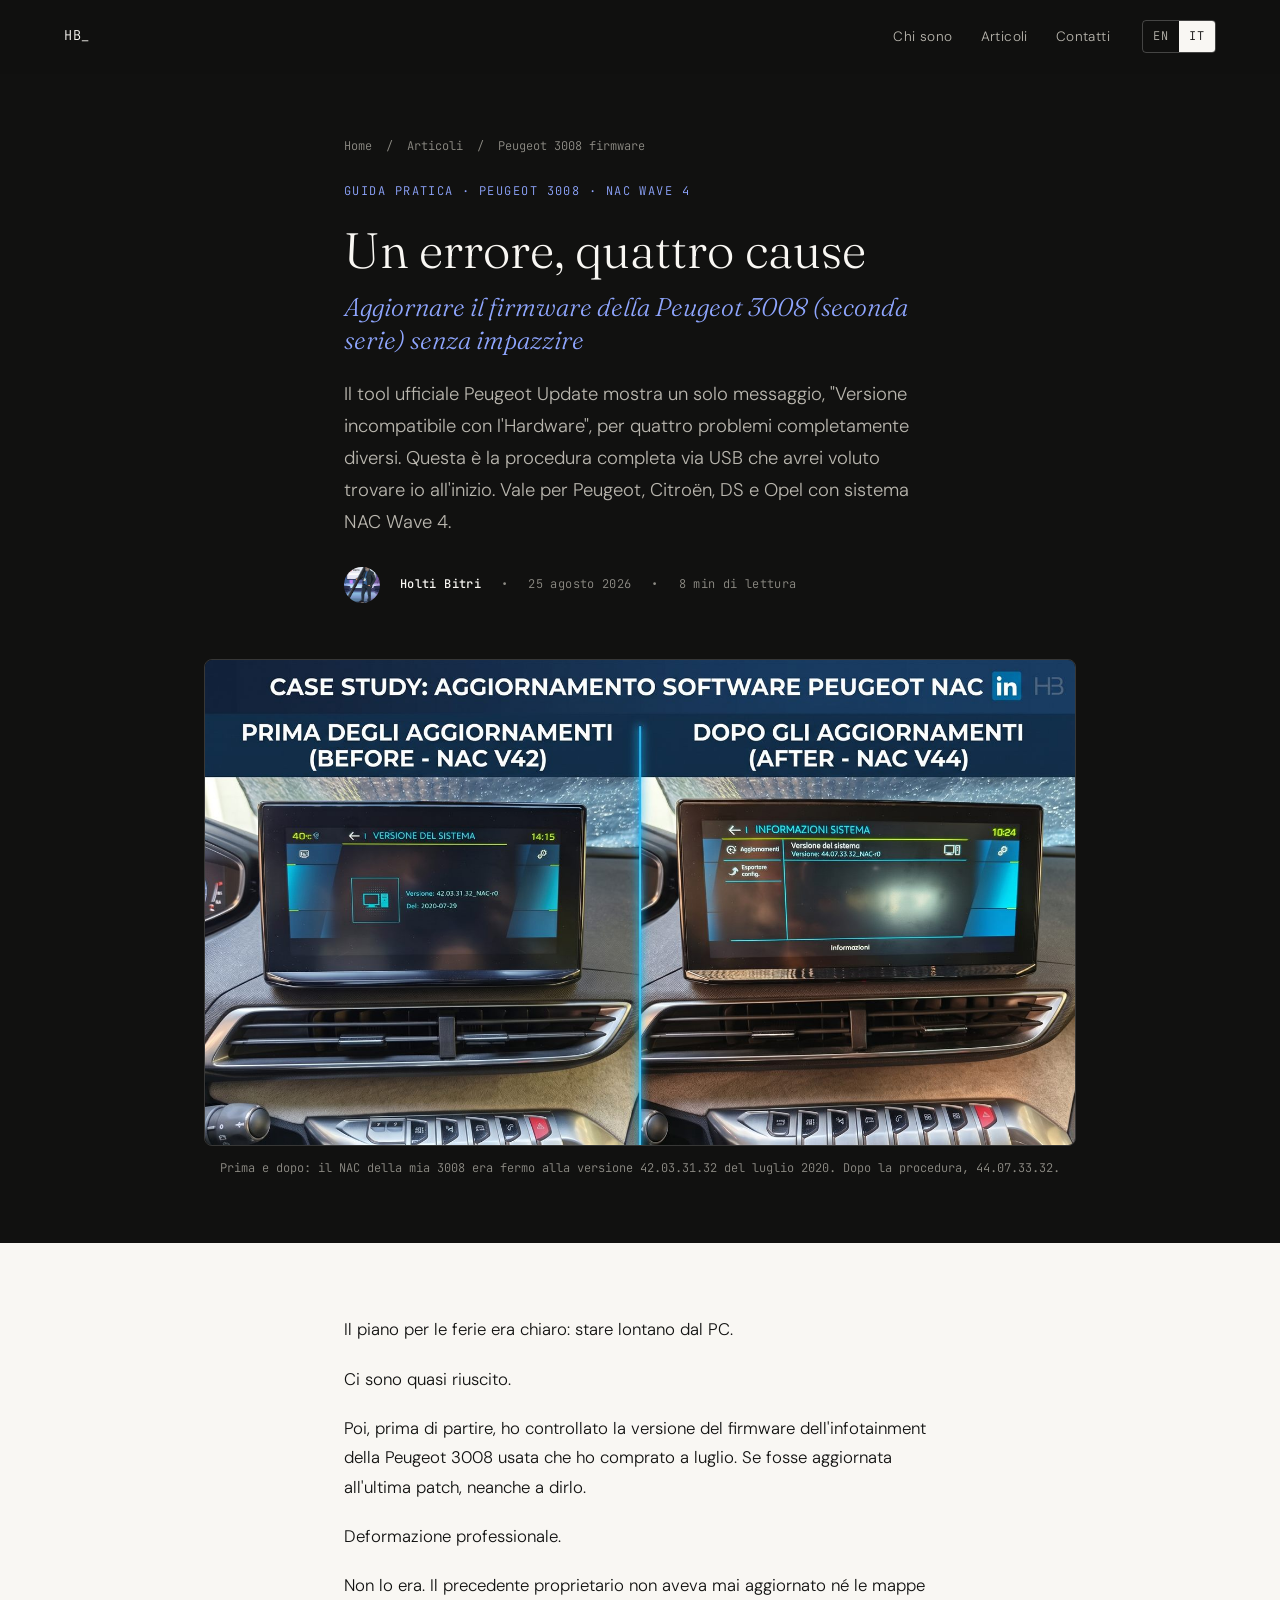
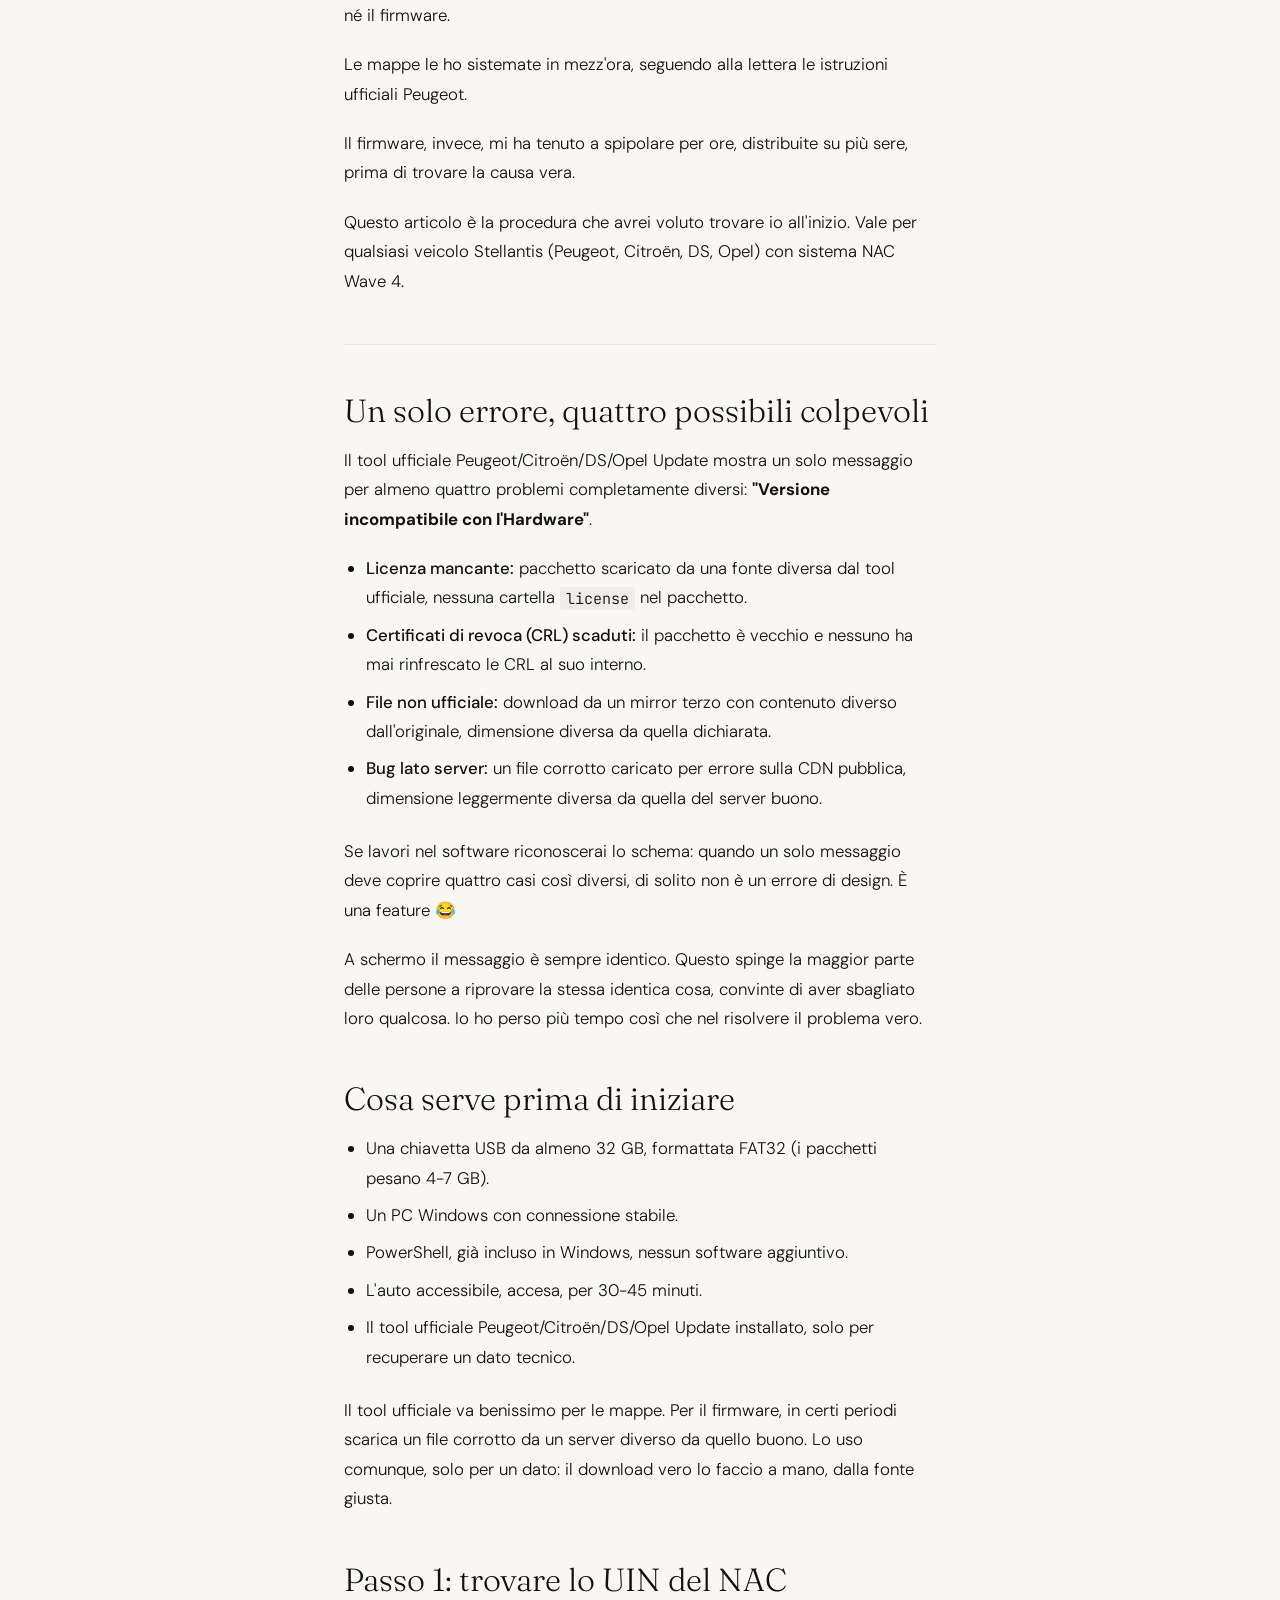
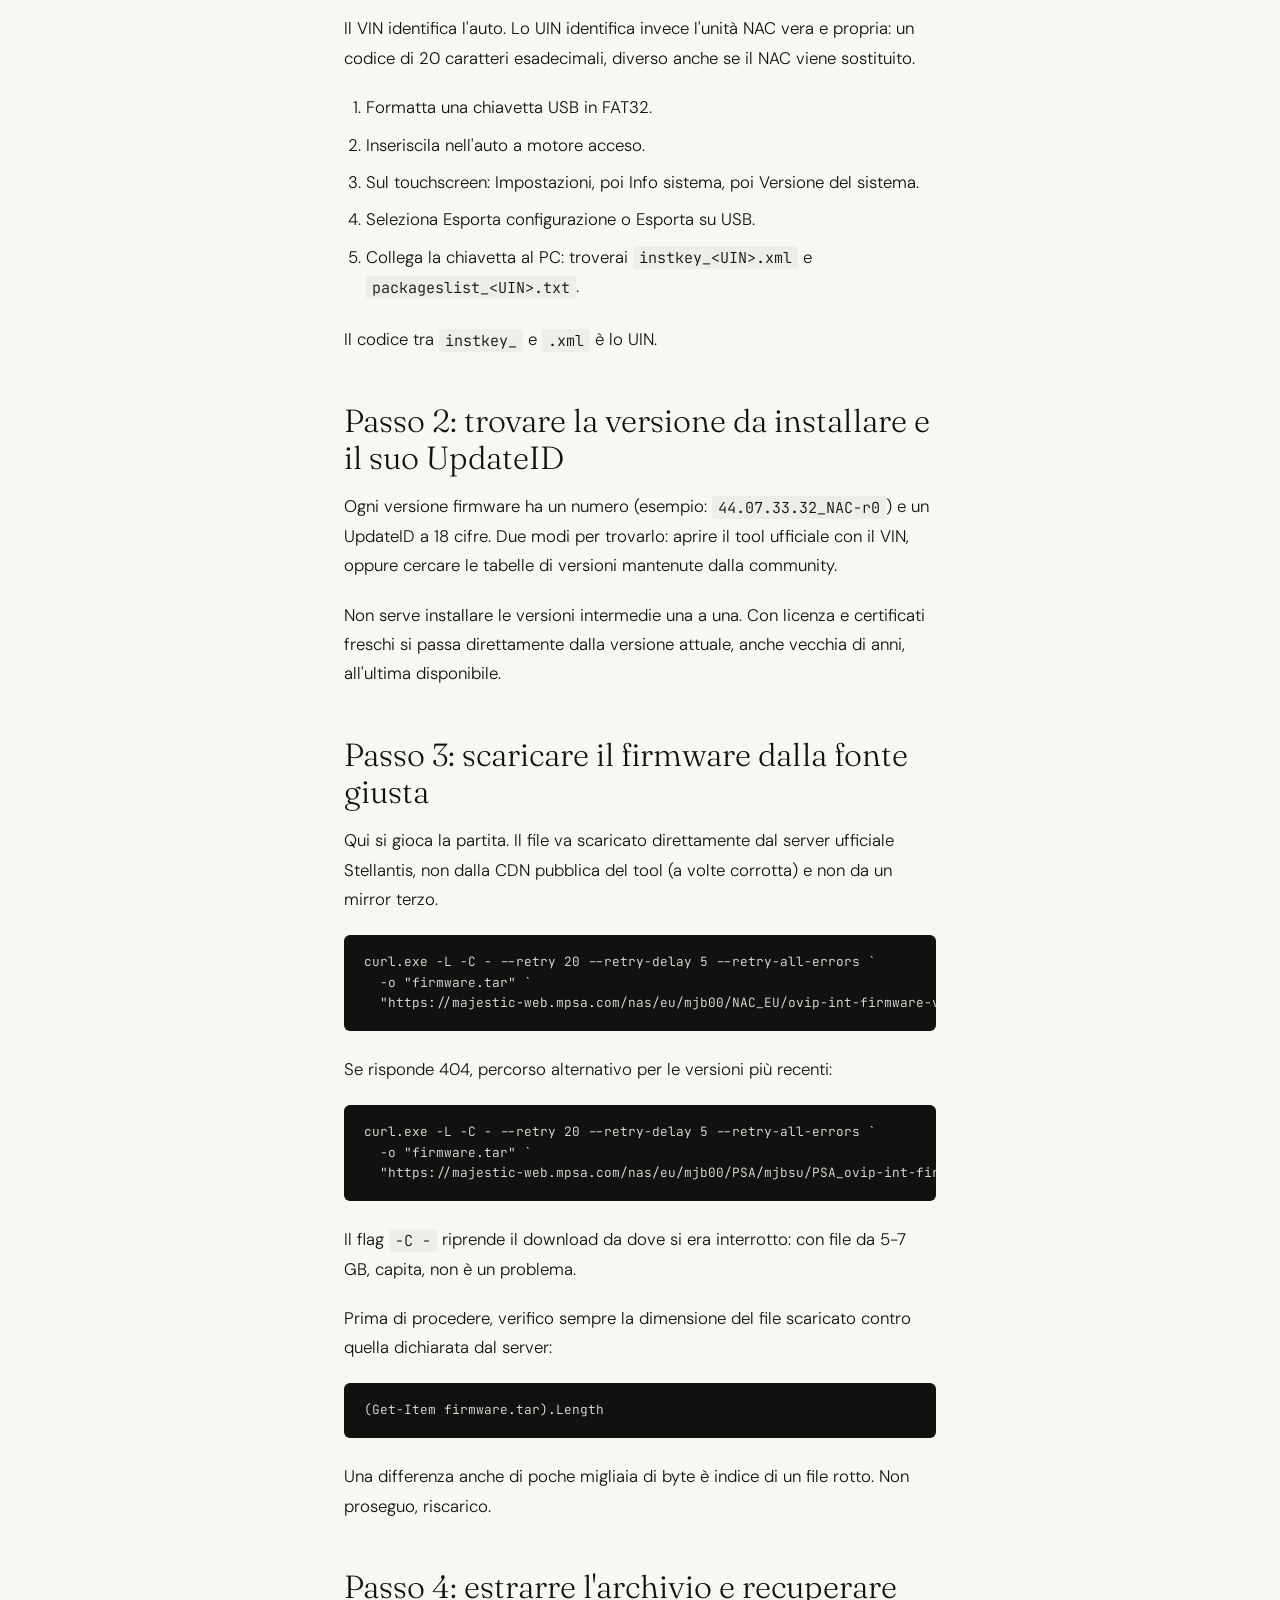
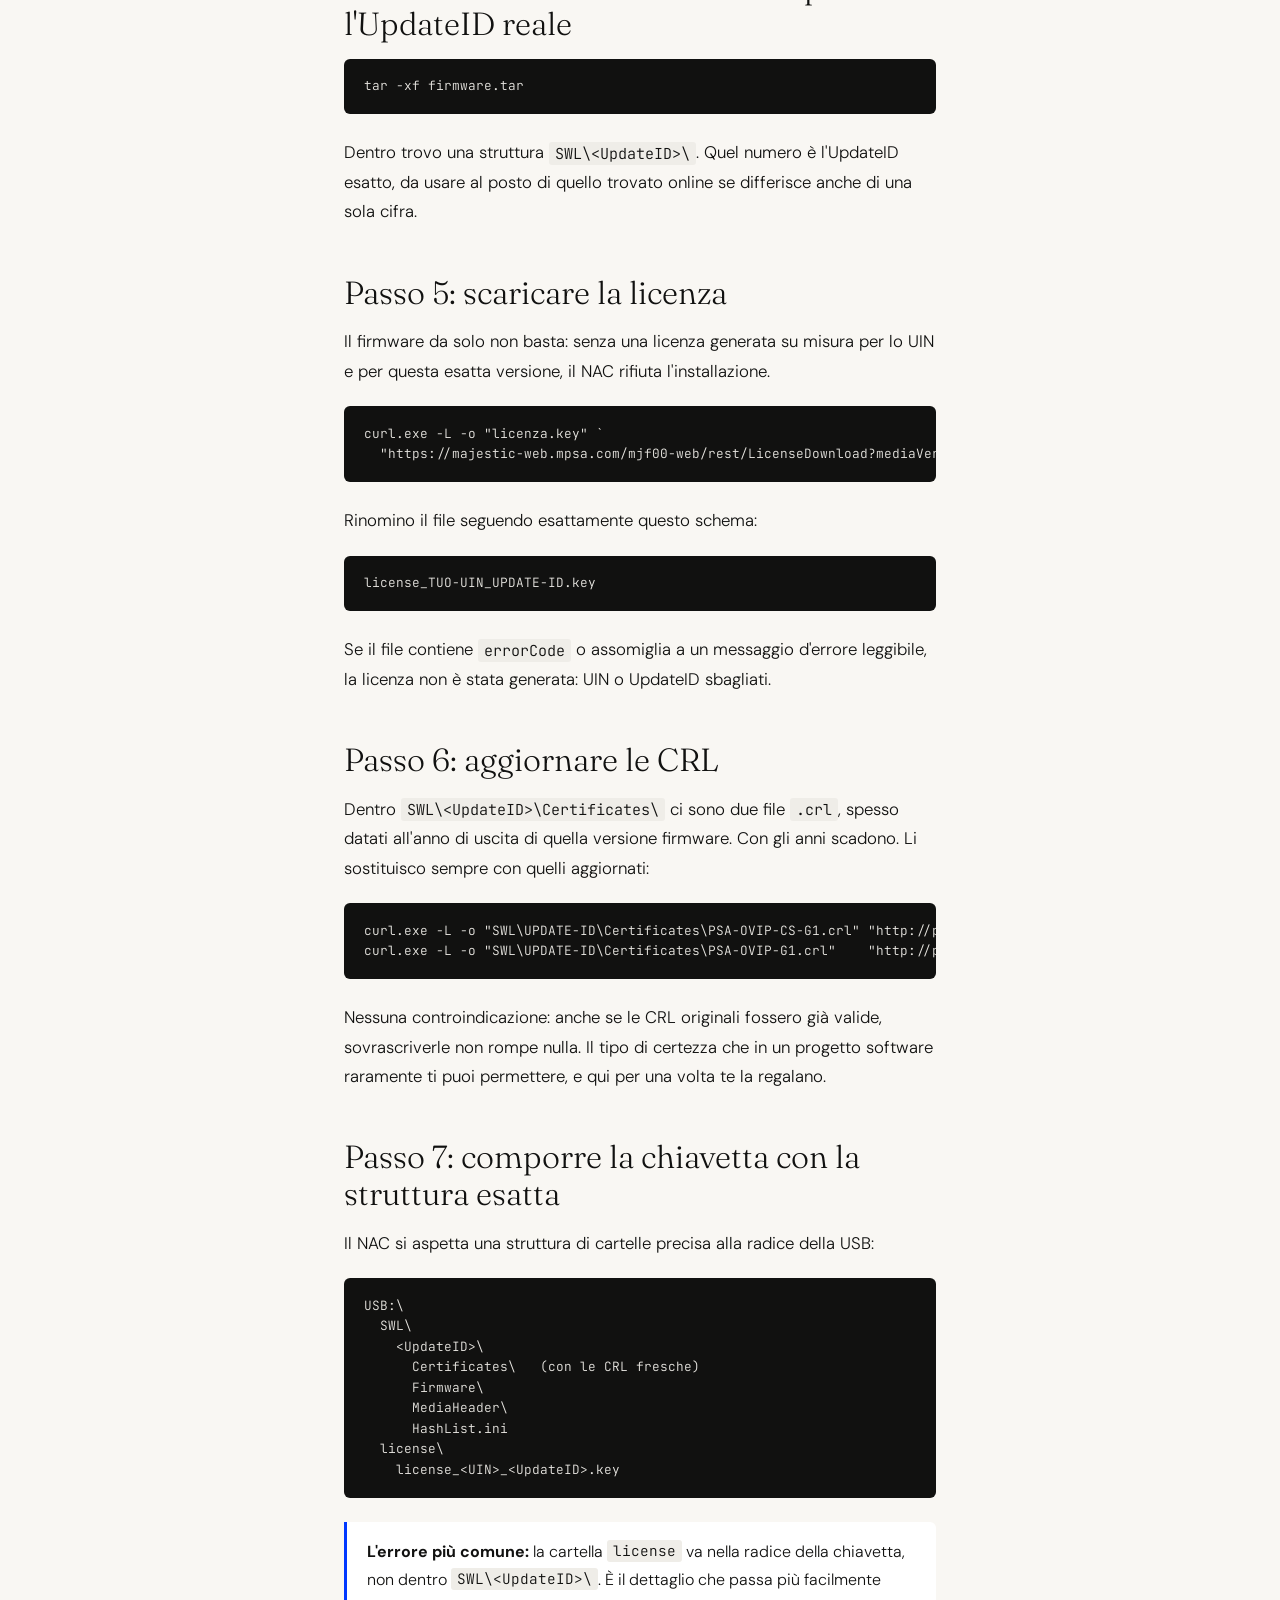
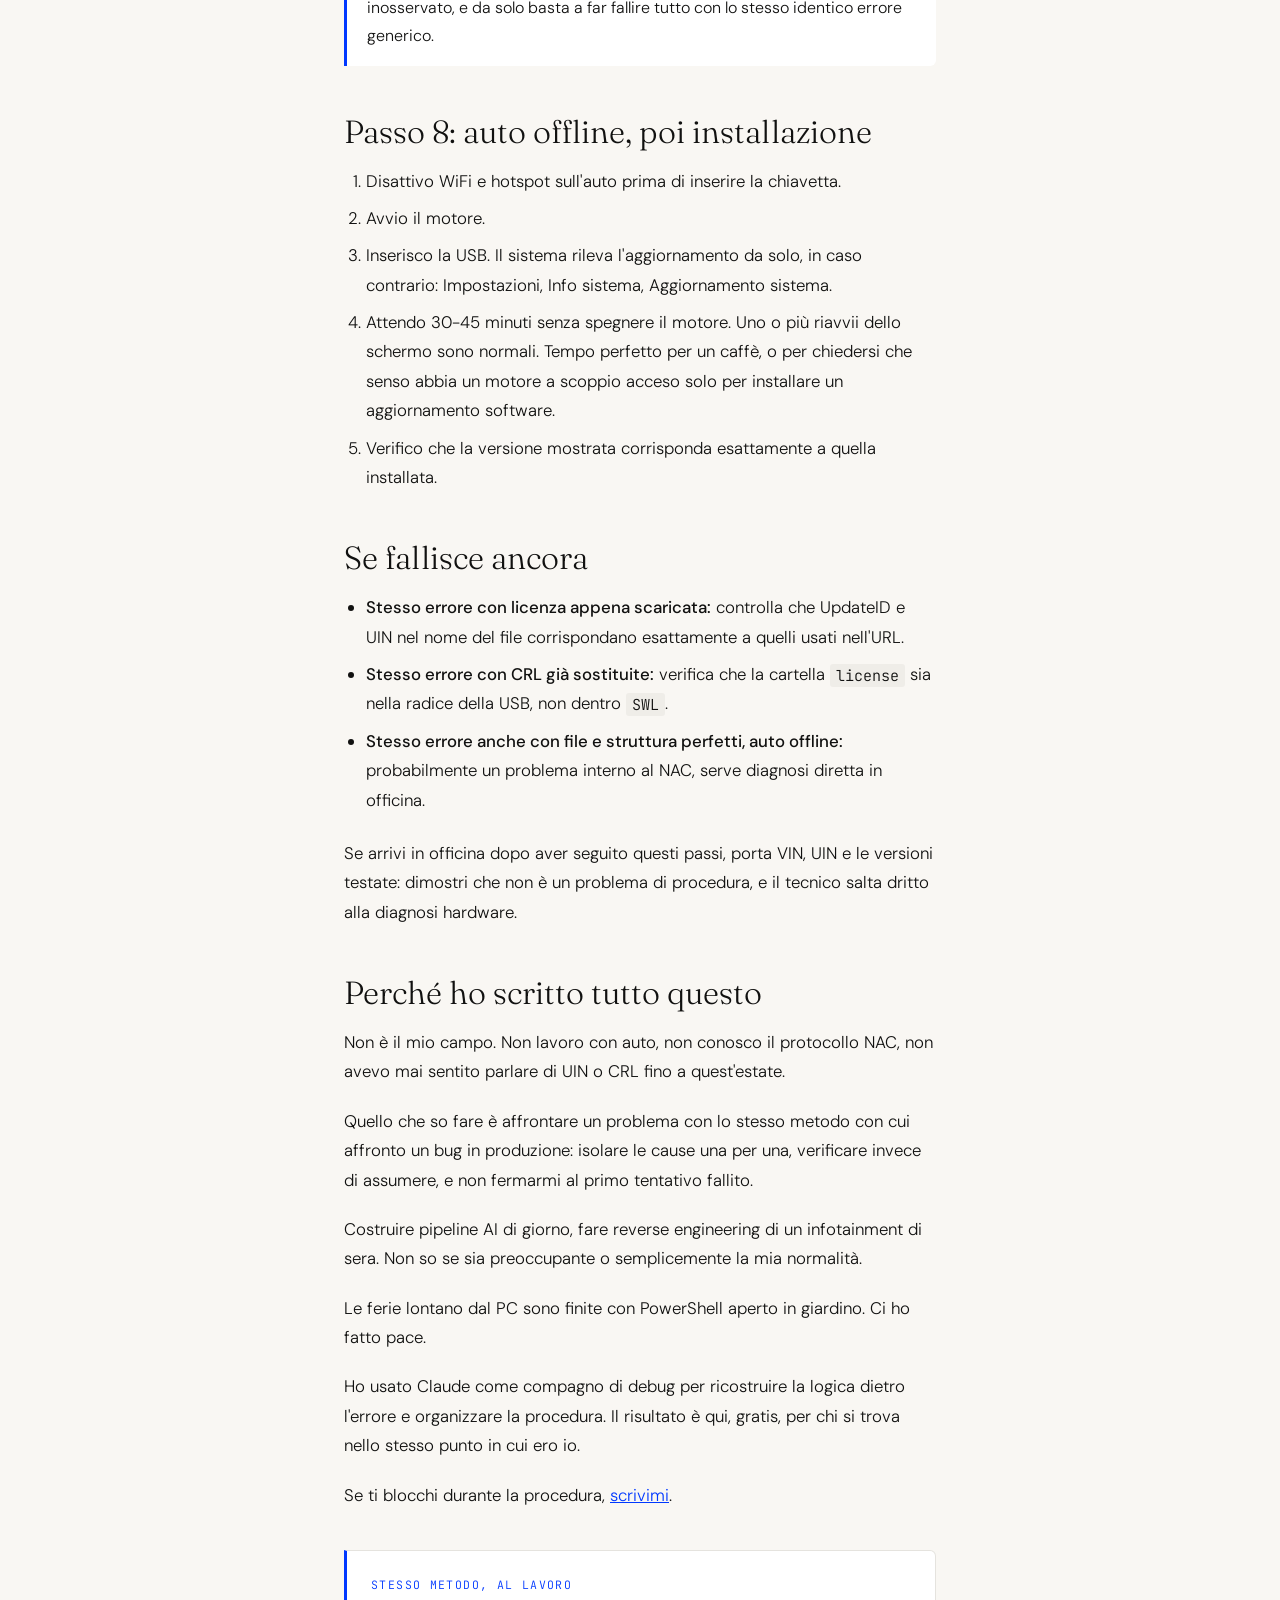
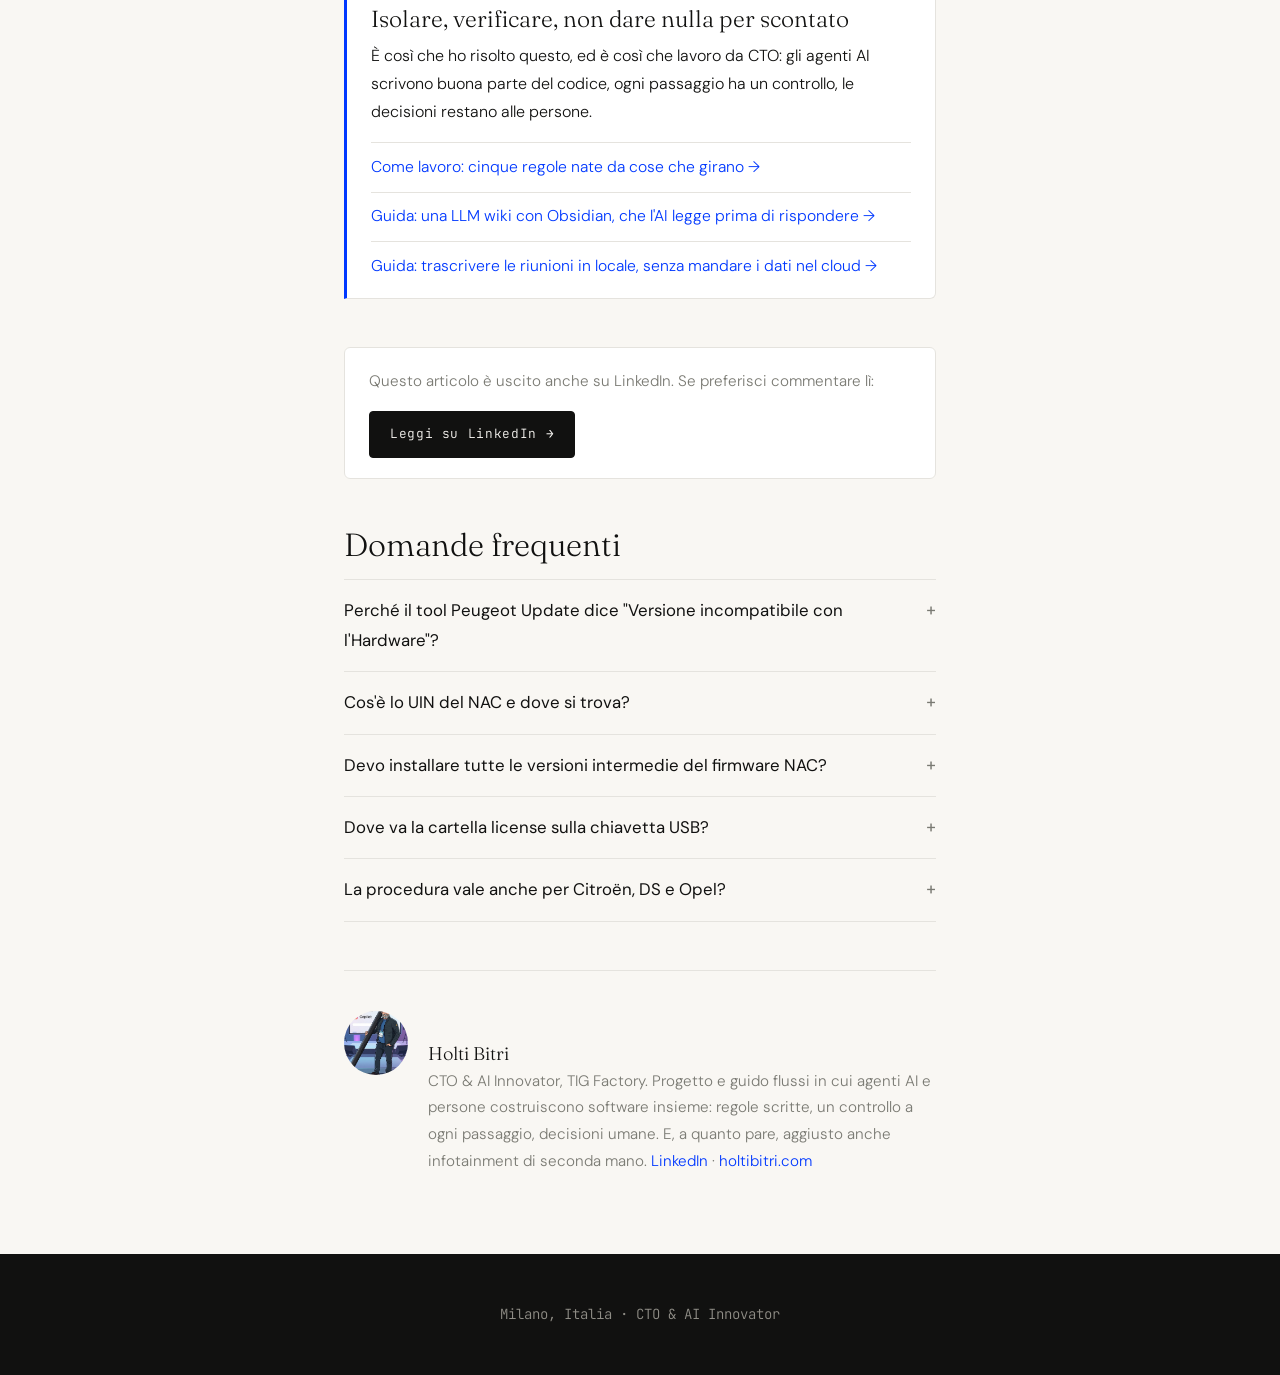
<file: it/articoli/peugeot-3008-aggiornamento-firmware-errore/index.html>
<!DOCTYPE html>
<html lang="it">
<head>
  <meta charset="UTF-8">
  <meta name="viewport" content="width=device-width, initial-scale=1.0">
  <title>Peugeot 3008 aggiornamento firmware NAC: errore "Versione incompatibile con l'Hardware", le 4 cause e la procedura USB | Holti Bitri</title>
  <meta name="description" content="Peugeot Update dà 'Versione incompatibile con l'Hardware'? Guida passo passo al firmware NAC Wave 4 via USB: UIN, UpdateID, licenza, CRL, chiavetta.">
  <meta name="keywords" content="Peugeot 3008 aggiornamento firmware, NAC Wave 4, versione incompatibile con l'hardware, Peugeot Update tool errore, aggiornamento NAC USB, licenza NAC, UIN Peugeot, UpdateID, CRL PSA, firmware Citroën DS Opel, infotainment Peugeot aggiornamento">
  <meta name="author" content="Holti Bitri">
  <meta name="robots" content="index, follow, max-image-preview:large">
  <link rel="canonical" href="https://holtibitri.com/it/articoli/peugeot-3008-aggiornamento-firmware-errore/">
  <link rel="alternate" hreflang="it" href="https://holtibitri.com/it/articoli/peugeot-3008-aggiornamento-firmware-errore/">
  <link rel="alternate" hreflang="en" href="https://holtibitri.com/articles/peugeot-3008-firmware-update-error/">
  <link rel="alternate" hreflang="x-default" href="https://holtibitri.com/articles/peugeot-3008-firmware-update-error/">

  <meta property="og:type" content="article">
  <meta property="og:url" content="https://holtibitri.com/it/articoli/peugeot-3008-aggiornamento-firmware-errore/">
  <meta property="og:title" content="Un errore, quattro cause: aggiornare il firmware della Peugeot 3008 (seconda serie) senza impazzire">
  <meta property="og:description" content="Il tool ufficiale mostra un solo errore per quattro problemi diversi. La procedura completa via USB per il firmware NAC Wave 4 di Peugeot, Citroën, DS e Opel.">
  <meta property="og:image" content="https://holtibitri.com/img/peugeot-3008-nac-firmware-before-after.jpg">
  <meta property="og:image:width" content="1600">
  <meta property="og:image:height" content="893">
  <meta property="og:locale" content="it_IT">
  <meta property="og:locale:alternate" content="en_US">
  <meta property="og:site_name" content="Holti Bitri">
  <meta property="article:published_time" content="2026-08-25T09:45:00+02:00">
  <meta property="article:author" content="https://linkedin.com/in/holtibitri">
  <meta property="article:section" content="Tech">
  <meta property="article:tag" content="Peugeot 3008">
  <meta property="article:tag" content="NAC Wave 4">
  <meta property="article:tag" content="Firmware">
  <meta property="article:tag" content="Stellantis">

  <meta name="twitter:card" content="summary_large_image">
  <meta name="twitter:title" content="Un errore, quattro cause: aggiornare il firmware della Peugeot 3008 senza impazzire">
  <meta name="twitter:description" content="Guida passo passo all'aggiornamento firmware NAC Wave 4 via USB: UIN, UpdateID, licenza, CRL, struttura della chiavetta.">
  <meta name="twitter:image" content="https://holtibitri.com/img/peugeot-3008-nac-firmware-before-after.jpg">

  <link rel="preconnect" href="https://fonts.googleapis.com">
  <link rel="preconnect" href="https://fonts.gstatic.com" crossorigin>
  <link rel="icon" type="image/x-icon" href="/favicon.ico">
  <link href="https://fonts.googleapis.com/css2?family=Fraunces:ital,opsz,wght@0,9..144,300;0,9..144,400;1,9..144,300&family=DM+Sans:wght@300;400;500&family=JetBrains+Mono:wght@400;500&display=swap" rel="stylesheet">

  <script type="application/ld+json">
  {
    "@context": "https://schema.org",
    "@graph": [
      {
        "@type": "TechArticle",
        "@id": "https://holtibitri.com/it/articoli/peugeot-3008-aggiornamento-firmware-errore/#article",
        "headline": "Un errore, quattro cause: aggiornare il firmware della Peugeot 3008 (seconda serie) senza impazzire",
        "alternativeHeadline": "Peugeot 3008 aggiornamento firmware NAC Wave 4: errore \"Versione incompatibile con l'Hardware\" e procedura USB",
        "description": "Guida passo passo per aggiornare il firmware NAC Wave 4 di Peugeot 3008, Citroën, DS e Opel via USB quando il tool ufficiale mostra l'errore Versione incompatibile con l'Hardware: UIN, UpdateID, licenza, CRL e struttura della chiavetta.",
        "image": "https://holtibitri.com/img/peugeot-3008-nac-firmware-before-after.jpg",
        "inLanguage": "it",
        "datePublished": "2026-08-25T09:45:00+02:00",
        "dateModified": "2026-08-25T09:45:00+02:00",
        "wordCount": 1600,
        "keywords": ["Peugeot 3008", "aggiornamento firmware", "NAC Wave 4", "Versione incompatibile con l'Hardware", "Peugeot Update", "Stellantis", "Citroën", "DS", "Opel", "UIN", "UpdateID", "CRL"],
        "about": [
          { "@type": "Thing", "name": "Peugeot 3008 seconda serie" },
          { "@type": "Thing", "name": "Sistema infotainment NAC Wave 4" }
        ],
        "author": { "@id": "https://holtibitri.com/#person" },
        "publisher": { "@id": "https://holtibitri.com/#person" },
        "mainEntityOfPage": "https://holtibitri.com/it/articoli/peugeot-3008-aggiornamento-firmware-errore/",
        "sameAs": "https://www.linkedin.com/pulse/un-errore-quattro-cause-aggiornare-il-firmware-della-peugeot-bitri-yzhue"
      },
      {
        "@type": "Person",
        "@id": "https://holtibitri.com/#person",
        "name": "Holti Bitri",
        "jobTitle": "CTO & AI Innovator",
        "url": "https://holtibitri.com/",
        "image": "https://holtibitri.com/avatar.jpg",
        "worksFor": { "@type": "Organization", "name": "TIG Factory" },
        "sameAs": ["https://linkedin.com/in/holtibitri", "https://github.com/holtibitri-arch"]
      },
      {
        "@type": "BreadcrumbList",
        "itemListElement": [
          { "@type": "ListItem", "position": 1, "name": "Home", "item": "https://holtibitri.com/it/" },
          { "@type": "ListItem", "position": 2, "name": "Articoli", "item": "https://holtibitri.com/it/#writing" },
          { "@type": "ListItem", "position": 3, "name": "Aggiornare il firmware della Peugeot 3008", "item": "https://holtibitri.com/it/articoli/peugeot-3008-aggiornamento-firmware-errore/" }
        ]
      },
      {
        "@type": "FAQPage",
        "mainEntity": [
          {
            "@type": "Question",
            "name": "Perché il tool Peugeot Update dice \"Versione incompatibile con l'Hardware\"?",
            "acceptedAnswer": { "@type": "Answer", "text": "Lo stesso messaggio copre almeno quattro cause diverse: licenza mancante (pacchetto senza cartella license), certificati di revoca CRL scaduti dentro il pacchetto, file non ufficiale scaricato da un mirror terzo, oppure un file corrotto sulla CDN pubblica del tool. Il messaggio a schermo è identico in tutti i casi, quindi va verificata una causa alla volta." }
          },
          {
            "@type": "Question",
            "name": "Cos'è lo UIN del NAC e dove si trova?",
            "acceptedAnswer": { "@type": "Answer", "text": "Lo UIN è il codice di 20 caratteri esadecimali che identifica l'unità NAC (diverso dal VIN, che identifica l'auto). Si ottiene esportando la configurazione su una chiavetta USB FAT32 dal menu Impostazioni, Info sistema, Versione del sistema: nel file instkey_<UIN>.xml il codice tra instkey_ e .xml è lo UIN." }
          },
          {
            "@type": "Question",
            "name": "Devo installare tutte le versioni intermedie del firmware NAC?",
            "acceptedAnswer": { "@type": "Answer", "text": "No. Con una licenza generata per il proprio UIN e la versione scelta, e con le CRL aggiornate, si passa direttamente dalla versione attuale, anche vecchia di anni, all'ultima disponibile." }
          },
          {
            "@type": "Question",
            "name": "Dove va la cartella license sulla chiavetta USB?",
            "acceptedAnswer": { "@type": "Answer", "text": "Nella radice della chiavetta, accanto alla cartella SWL, non dentro SWL\\<UpdateID>\\. È l'errore più comune e da solo basta a far fallire l'aggiornamento con lo stesso messaggio generico." }
          },
          {
            "@type": "Question",
            "name": "La procedura vale anche per Citroën, DS e Opel?",
            "acceptedAnswer": { "@type": "Answer", "text": "Sì. Vale per qualsiasi veicolo Stellantis con sistema infotainment NAC Wave 4, quindi Peugeot, Citroën, DS e Opel." }
          }
        ]
      }
    ]
  }
  </script>

  <link rel="stylesheet" href="/css/site.css">
  <link rel="stylesheet" href="/css/article.css">
  <script defer src="https://cloud.umami.is/script.js" data-website-id="4d89a1e3-8961-4b64-9579-4c118118822f"></script>
</head>
<body>

  <nav id="navbar">
    <a href="/it/" class="nav-logo">HB_</a>
    <div class="nav-right">
      <ul class="nav-links">
        <li><a href="/it/#about">Chi sono</a></li>
        <li><a href="/it/#writing">Articoli</a></li>
        <li><a href="/it/#contact">Contatti</a></li>
      </ul>
      <div class="lang-toggle">
        <a class="lang-btn" href="/articles/peugeot-3008-firmware-update-error/" hreflang="en">EN</a>
        <a class="lang-btn active" href="/it/articoli/peugeot-3008-aggiornamento-firmware-errore/" hreflang="it" aria-current="page">IT</a>
      </div>
    </div>
  </nav>

  <header class="article-header">
    <div class="container">
      <p class="breadcrumb"><a href="/it/">Home</a> &nbsp;/&nbsp; <a href="/it/#writing">Articoli</a> &nbsp;/&nbsp; Peugeot 3008 firmware</p>
      <p class="eyebrow">Guida pratica &middot; Peugeot 3008 &middot; NAC Wave 4</p>
      <h1><span class="h1-main">Un errore, quattro cause</span> <span class="h1-sub">Aggiornare il firmware della Peugeot 3008 (seconda serie) senza impazzire</span></h1>
      <p class="lead">Il tool ufficiale Peugeot Update mostra un solo messaggio, "Versione incompatibile con l'Hardware", per quattro problemi completamente diversi. Questa è la procedura completa via USB che avrei voluto trovare io all'inizio. Vale per Peugeot, Citroën, DS e Opel con sistema NAC Wave 4.</p>
      <div class="meta">
        <img src="/avatar.jpg" alt="Holti Bitri" width="36" height="36">
        <span><strong>Holti Bitri</strong></span>
        <span>&bull;</span>
        <time datetime="2026-08-25">25 agosto 2026</time>
        <span>&bull;</span>
        <span>8 min di lettura</span>
      </div>
    </div>
  <figure class="hero">
    <img src="/img/peugeot-3008-nac-firmware-before-after.jpg" width="1600" height="893" alt="Schermo infotainment Peugeot 3008 prima e dopo l'aggiornamento firmware NAC: versione 42.03.31.32 del 2020 a sinistra, versione 44.07.33.32 a destra" fetchpriority="high">
    <figcaption>Prima e dopo: il NAC della mia 3008 era fermo alla versione 42.03.31.32 del luglio 2020. Dopo la procedura, 44.07.33.32.</figcaption>
  </figure>
  </header>

  <article class="container">
    <p>Il piano per le ferie era chiaro: stare lontano dal PC.</p>
    <p>Ci sono quasi riuscito.</p>
    <p>Poi, prima di partire, ho controllato la versione del firmware dell'infotainment della Peugeot 3008 usata che ho comprato a luglio. Se fosse aggiornata all'ultima patch, neanche a dirlo.</p>
    <p>Deformazione professionale.</p>
    <p>Non lo era. Il precedente proprietario non aveva mai aggiornato né le mappe né il firmware.</p>
    <p>Le mappe le ho sistemate in mezz'ora, seguendo alla lettera le istruzioni ufficiali Peugeot.</p>
    <p>Il firmware, invece, mi ha tenuto a spipolare per ore, distribuite su più sere, prima di trovare la causa vera.</p>
    <p>Questo articolo è la procedura che avrei voluto trovare io all'inizio. Vale per qualsiasi veicolo Stellantis (Peugeot, Citroën, DS, Opel) con sistema NAC Wave 4.</p>

    <hr>

    <h2 id="quattro-cause">Un solo errore, quattro possibili colpevoli</h2>
    <p>Il tool ufficiale Peugeot/Citroën/DS/Opel Update mostra un solo messaggio per almeno quattro problemi completamente diversi: <strong>"Versione incompatibile con l'Hardware"</strong>.</p>
    <ul>
      <li><strong>Licenza mancante:</strong> pacchetto scaricato da una fonte diversa dal tool ufficiale, nessuna cartella <code>license</code> nel pacchetto.</li>
      <li><strong>Certificati di revoca (CRL) scaduti:</strong> il pacchetto è vecchio e nessuno ha mai rinfrescato le CRL al suo interno.</li>
      <li><strong>File non ufficiale:</strong> download da un mirror terzo con contenuto diverso dall'originale, dimensione diversa da quella dichiarata.</li>
      <li><strong>Bug lato server:</strong> un file corrotto caricato per errore sulla CDN pubblica, dimensione leggermente diversa da quella del server buono.</li>
    </ul>
    <p>Se lavori nel software riconoscerai lo schema: quando un solo messaggio deve coprire quattro casi così diversi, di solito non è un errore di design. È una feature 😂</p>
    <p>A schermo il messaggio è sempre identico. Questo spinge la maggior parte delle persone a riprovare la stessa identica cosa, convinte di aver sbagliato loro qualcosa. Io ho perso più tempo così che nel risolvere il problema vero.</p>

    <h2 id="cosa-serve">Cosa serve prima di iniziare</h2>
    <ul>
      <li>Una chiavetta USB da almeno 32 GB, formattata FAT32 (i pacchetti pesano 4-7 GB).</li>
      <li>Un PC Windows con connessione stabile.</li>
      <li>PowerShell, già incluso in Windows, nessun software aggiuntivo.</li>
      <li>L'auto accessibile, accesa, per 30-45 minuti.</li>
      <li>Il tool ufficiale Peugeot/Citroën/DS/Opel Update installato, solo per recuperare un dato tecnico.</li>
    </ul>
    <p>Il tool ufficiale va benissimo per le mappe. Per il firmware, in certi periodi scarica un file corrotto da un server diverso da quello buono. Lo uso comunque, solo per un dato: il download vero lo faccio a mano, dalla fonte giusta.</p>

    <h2 id="passo-1">Passo 1: trovare lo UIN del NAC</h2>
    <p>Il VIN identifica l'auto. Lo UIN identifica invece l'unità NAC vera e propria: un codice di 20 caratteri esadecimali, diverso anche se il NAC viene sostituito.</p>
    <ol>
      <li>Formatta una chiavetta USB in FAT32.</li>
      <li>Inseriscila nell'auto a motore acceso.</li>
      <li>Sul touchscreen: Impostazioni, poi Info sistema, poi Versione del sistema.</li>
      <li>Seleziona Esporta configurazione o Esporta su USB.</li>
      <li>Collega la chiavetta al PC: troverai <code>instkey_&lt;UIN&gt;.xml</code> e <code>packageslist_&lt;UIN&gt;.txt</code>.</li>
    </ol>
    <p>Il codice tra <code>instkey_</code> e <code>.xml</code> è lo UIN.</p>

    <h2 id="passo-2">Passo 2: trovare la versione da installare e il suo UpdateID</h2>
    <p>Ogni versione firmware ha un numero (esempio: <code>44.07.33.32_NAC-r0</code>) e un UpdateID a 18 cifre. Due modi per trovarlo: aprire il tool ufficiale con il VIN, oppure cercare le tabelle di versioni mantenute dalla community.</p>
    <p>Non serve installare le versioni intermedie una a una. Con licenza e certificati freschi si passa direttamente dalla versione attuale, anche vecchia di anni, all'ultima disponibile.</p>

    <h2 id="passo-3">Passo 3: scaricare il firmware dalla fonte giusta</h2>
    <p>Qui si gioca la partita. Il file va scaricato direttamente dal server ufficiale Stellantis, non dalla CDN pubblica del tool (a volte corrotta) e non da un mirror terzo.</p>
<pre><code>curl.exe -L -C - --retry 20 --retry-delay 5 --retry-all-errors `
  -o "firmware.tar" `
  "https://majestic-web.mpsa.com/nas/eu/mjb00/NAC_EU/ovip-int-firmware-version/PSA_ovip-int-firmware-version_VERSIONE-CON-TRATTINI_NAC-r0_NAC_EUR_WAVE4.tar"</code></pre>
    <p>Se risponde 404, percorso alternativo per le versioni più recenti:</p>
<pre><code>curl.exe -L -C - --retry 20 --retry-delay 5 --retry-all-errors `
  -o "firmware.tar" `
  "https://majestic-web.mpsa.com/nas/eu/mjb00/PSA/mjbsu/PSA_ovip-int-firmware-version_VERSIONE-CON-TRATTINI_NAC-r0_NAC_EUR_WAVE4.tar"</code></pre>
    <p>Il flag <code>-C -</code> riprende il download da dove si era interrotto: con file da 5-7 GB, capita, non è un problema.</p>
    <p>Prima di procedere, verifico sempre la dimensione del file scaricato contro quella dichiarata dal server:</p>
<pre><code>(Get-Item firmware.tar).Length</code></pre>
    <p>Una differenza anche di poche migliaia di byte è indice di un file rotto. Non proseguo, riscarico.</p>

    <h2 id="passo-4">Passo 4: estrarre l'archivio e recuperare l'UpdateID reale</h2>
<pre><code>tar -xf firmware.tar</code></pre>
    <p>Dentro trovo una struttura <code>SWL\&lt;UpdateID&gt;\</code>. Quel numero è l'UpdateID esatto, da usare al posto di quello trovato online se differisce anche di una sola cifra.</p>

    <h2 id="passo-5">Passo 5: scaricare la licenza</h2>
    <p>Il firmware da solo non basta: senza una licenza generata su misura per lo UIN e per questa esatta versione, il NAC rifiuta l'installazione.</p>
<pre><code>curl.exe -L -o "licenza.key" `
  "https://majestic-web.mpsa.com/mjf00-web/rest/LicenseDownload?mediaVersion=UPDATE-ID&amp;uin=TUO-UIN"</code></pre>
    <p>Rinomino il file seguendo esattamente questo schema:</p>
<pre><code>license_TUO-UIN_UPDATE-ID.key</code></pre>
    <p>Se il file contiene <code>errorCode</code> o assomiglia a un messaggio d'errore leggibile, la licenza non è stata generata: UIN o UpdateID sbagliati.</p>

    <h2 id="passo-6">Passo 6: aggiornare le CRL</h2>
    <p>Dentro <code>SWL\&lt;UpdateID&gt;\Certificates\</code> ci sono due file <code>.crl</code>, spesso datati all'anno di uscita di quella versione firmware. Con gli anni scadono. Li sostituisco sempre con quelli aggiornati:</p>
<pre><code>curl.exe -L -o "SWL\UPDATE-ID\Certificates\PSA-OVIP-CS-G1.crl" "http://pki.p3cs.com/PSA-OVIP-CS-G1.crl"
curl.exe -L -o "SWL\UPDATE-ID\Certificates\PSA-OVIP-G1.crl"    "http://pki.p3cs.com/PSA-OVIP-G1.crl"</code></pre>
    <p>Nessuna controindicazione: anche se le CRL originali fossero già valide, sovrascriverle non rompe nulla. Il tipo di certezza che in un progetto software raramente ti puoi permettere, e qui per una volta te la regalano.</p>

    <h2 id="passo-7">Passo 7: comporre la chiavetta con la struttura esatta</h2>
    <p>Il NAC si aspetta una struttura di cartelle precisa alla radice della USB:</p>
<pre><code>USB:\
  SWL\
    &lt;UpdateID&gt;\
      Certificates\   (con le CRL fresche)
      Firmware\
      MediaHeader\
      HashList.ini
  license\
    license_&lt;UIN&gt;_&lt;UpdateID&gt;.key</code></pre>
    <div class="callout"><p><strong>L'errore più comune:</strong> la cartella <code>license</code> va nella radice della chiavetta, non dentro <code>SWL\&lt;UpdateID&gt;\</code>. È il dettaglio che passa più facilmente inosservato, e da solo basta a far fallire tutto con lo stesso identico errore generico.</p></div>

    <h2 id="passo-8">Passo 8: auto offline, poi installazione</h2>
    <ol>
      <li>Disattivo WiFi e hotspot sull'auto prima di inserire la chiavetta.</li>
      <li>Avvio il motore.</li>
      <li>Inserisco la USB. Il sistema rileva l'aggiornamento da solo, in caso contrario: Impostazioni, Info sistema, Aggiornamento sistema.</li>
      <li>Attendo 30-45 minuti senza spegnere il motore. Uno o più riavvii dello schermo sono normali. Tempo perfetto per un caffè, o per chiedersi che senso abbia un motore a scoppio acceso solo per installare un aggiornamento software.</li>
      <li>Verifico che la versione mostrata corrisponda esattamente a quella installata.</li>
    </ol>

    <h2 id="se-fallisce">Se fallisce ancora</h2>
    <ul>
      <li><strong>Stesso errore con licenza appena scaricata:</strong> controlla che UpdateID e UIN nel nome del file corrispondano esattamente a quelli usati nell'URL.</li>
      <li><strong>Stesso errore con CRL già sostituite:</strong> verifica che la cartella <code>license</code> sia nella radice della USB, non dentro <code>SWL</code>.</li>
      <li><strong>Stesso errore anche con file e struttura perfetti, auto offline:</strong> probabilmente un problema interno al NAC, serve diagnosi diretta in officina.</li>
    </ul>
    <p>Se arrivi in officina dopo aver seguito questi passi, porta VIN, UIN e le versioni testate: dimostri che non è un problema di procedura, e il tecnico salta dritto alla diagnosi hardware.</p>

    <h2 id="perche">Perché ho scritto tutto questo</h2>
    <p>Non è il mio campo. Non lavoro con auto, non conosco il protocollo NAC, non avevo mai sentito parlare di UIN o CRL fino a quest'estate.</p>
    <p>Quello che so fare è affrontare un problema con lo stesso metodo con cui affronto un bug in produzione: isolare le cause una per una, verificare invece di assumere, e non fermarmi al primo tentativo fallito.</p>
    <p>Costruire pipeline AI di giorno, fare reverse engineering di un infotainment di sera. Non so se sia preoccupante o semplicemente la mia normalità.</p>
    <p>Le ferie lontano dal PC sono finite con PowerShell aperto in giardino. Ci ho fatto pace.</p>
    <p>Ho usato Claude come compagno di debug per ricostruire la logica dietro l'errore e organizzare la procedura. Il risultato è qui, gratis, per chi si trova nello stesso punto in cui ero io.</p>
    <p>Se ti blocchi durante la procedura, <a href="/it/#contact" data-umami-event="peugeot-next" data-umami-event-target="contact" data-umami-event-lang="it">scrivimi</a>.</p>

    <aside class="next-box" aria-label="Stesso metodo, al lavoro">
      <p class="next-eyebrow">Stesso metodo, al lavoro</p>
      <p class="next-title">Isolare, verificare, non dare nulla per scontato</p>
      <p>È così che ho risolto questo, ed è così che lavoro da CTO: gli agenti AI scrivono buona parte del codice, ogni passaggio ha un controllo, le decisioni restano alle persone.</p>
      <ul class="next-links">
        <li><a href="/it/#method" data-umami-event="peugeot-next" data-umami-event-target="method" data-umami-event-lang="it">Come lavoro: cinque regole nate da cose che girano &rarr;</a></li>
        <li><a href="/it/articoli/llm-wiki-obsidian-secondo-cervello-ai/" data-umami-event="peugeot-next" data-umami-event-target="guide-llm-wiki" data-umami-event-lang="it">Guida: una LLM wiki con Obsidian, che l'AI legge prima di rispondere &rarr;</a></li>
        <li><a href="/it/articoli/trascrivere-riunioni-in-locale-senza-cloud/" data-umami-event="peugeot-next" data-umami-event-target="guide-meetings" data-umami-event-lang="it">Guida: trascrivere le riunioni in locale, senza mandare i dati nel cloud &rarr;</a></li>
      </ul>
    </aside>

    <div class="linkedin-box">
      <span>Questo articolo è uscito anche su LinkedIn. Se preferisci commentare lì:</span>
      <a class="btn btn-primary" href="https://www.linkedin.com/pulse/un-errore-quattro-cause-aggiornare-il-firmware-della-peugeot-bitri-yzhue" target="_blank" rel="noopener noreferrer">Leggi su LinkedIn &rarr;</a>
    </div>

    <section class="faq" id="faq">
      <h2>Domande frequenti</h2>
      <details>
        <summary>Perché il tool Peugeot Update dice "Versione incompatibile con l'Hardware"?</summary>
        <p>Lo stesso messaggio copre almeno quattro cause diverse: licenza mancante (pacchetto senza cartella <code>license</code>), certificati di revoca CRL scaduti dentro il pacchetto, file non ufficiale scaricato da un mirror terzo, oppure un file corrotto sulla CDN pubblica del tool. Il messaggio a schermo è identico in tutti i casi, quindi va verificata una causa alla volta.</p>
      </details>
      <details>
        <summary>Cos'è lo UIN del NAC e dove si trova?</summary>
        <p>Lo UIN è il codice di 20 caratteri esadecimali che identifica l'unità NAC (diverso dal VIN, che identifica l'auto). Si ottiene esportando la configurazione su una chiavetta USB FAT32 dal menu Impostazioni, Info sistema, Versione del sistema: nel file <code>instkey_&lt;UIN&gt;.xml</code> il codice tra <code>instkey_</code> e <code>.xml</code> è lo UIN.</p>
      </details>
      <details>
        <summary>Devo installare tutte le versioni intermedie del firmware NAC?</summary>
        <p>No. Con una licenza generata per il proprio UIN e la versione scelta, e con le CRL aggiornate, si passa direttamente dalla versione attuale, anche vecchia di anni, all'ultima disponibile.</p>
      </details>
      <details>
        <summary>Dove va la cartella license sulla chiavetta USB?</summary>
        <p>Nella radice della chiavetta, accanto alla cartella <code>SWL</code>, non dentro <code>SWL\&lt;UpdateID&gt;\</code>. È l'errore più comune e da solo basta a far fallire l'aggiornamento con lo stesso messaggio generico.</p>
      </details>
      <details>
        <summary>La procedura vale anche per Citroën, DS e Opel?</summary>
        <p>Sì. Vale per qualsiasi veicolo Stellantis con sistema infotainment NAC Wave 4, quindi Peugeot, Citroën, DS e Opel.</p>
      </details>
    </section>

    <div class="author">
      <img src="/avatar.jpg" alt="Holti Bitri" width="64" height="64" loading="lazy">
      <div>
        <h3>Holti Bitri</h3>
        <p>CTO &amp; AI Innovator, TIG Factory. Progetto e guido flussi in cui agenti AI e persone costruiscono software insieme: regole scritte, un controllo a ogni passaggio, decisioni umane. E, a quanto pare, aggiusto anche infotainment di seconda mano. <a href="https://linkedin.com/in/holtibitri" target="_blank" rel="noopener noreferrer">LinkedIn</a> &middot; <a href="/it/" data-umami-event="peugeot-next" data-umami-event-target="home" data-umami-event-lang="it">holtibitri.com</a></p>
      </div>
    </div>
  </article>

  <footer>Milano, Italia &middot; CTO &amp; AI Innovator</footer>

  <script>
    const navbar = document.getElementById('navbar');
    window.addEventListener('scroll', () => navbar.classList.toggle('scrolled', window.scrollY > 20));
  </script>
</body>
</html>
</file>
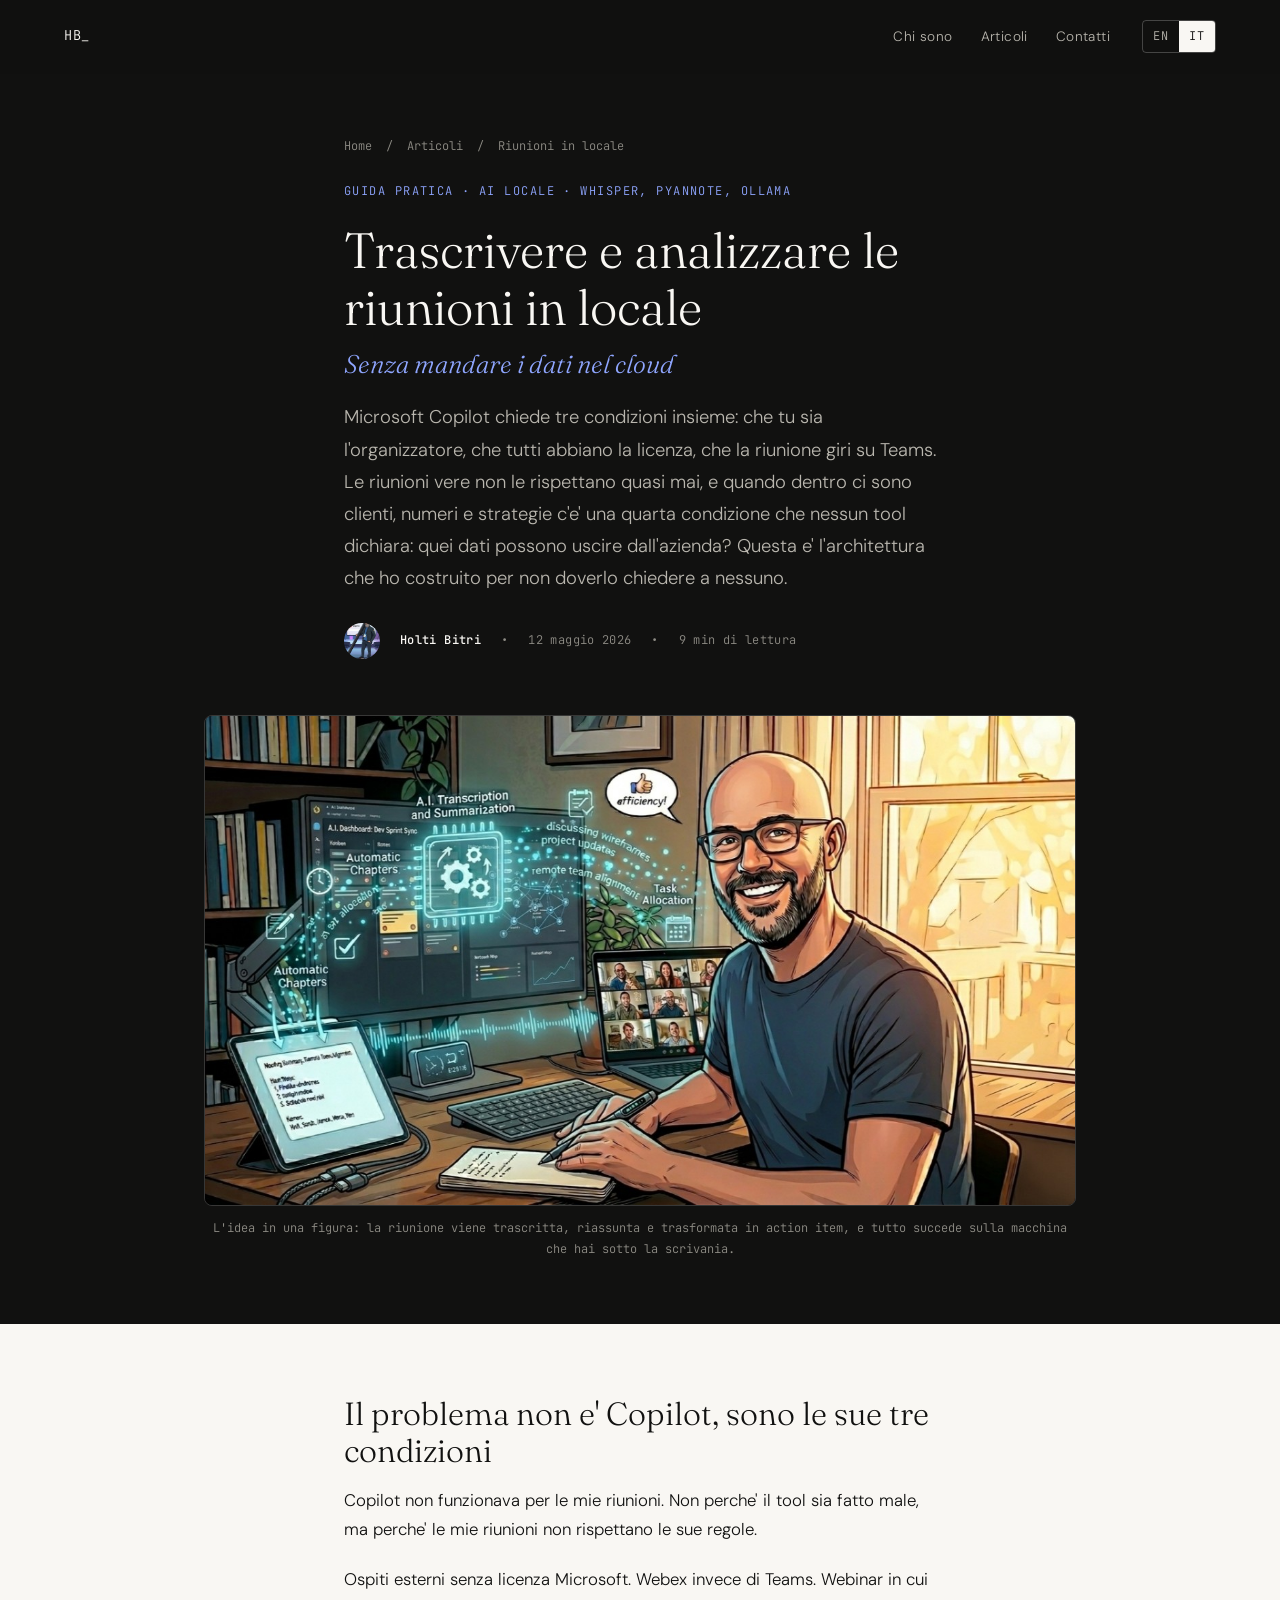
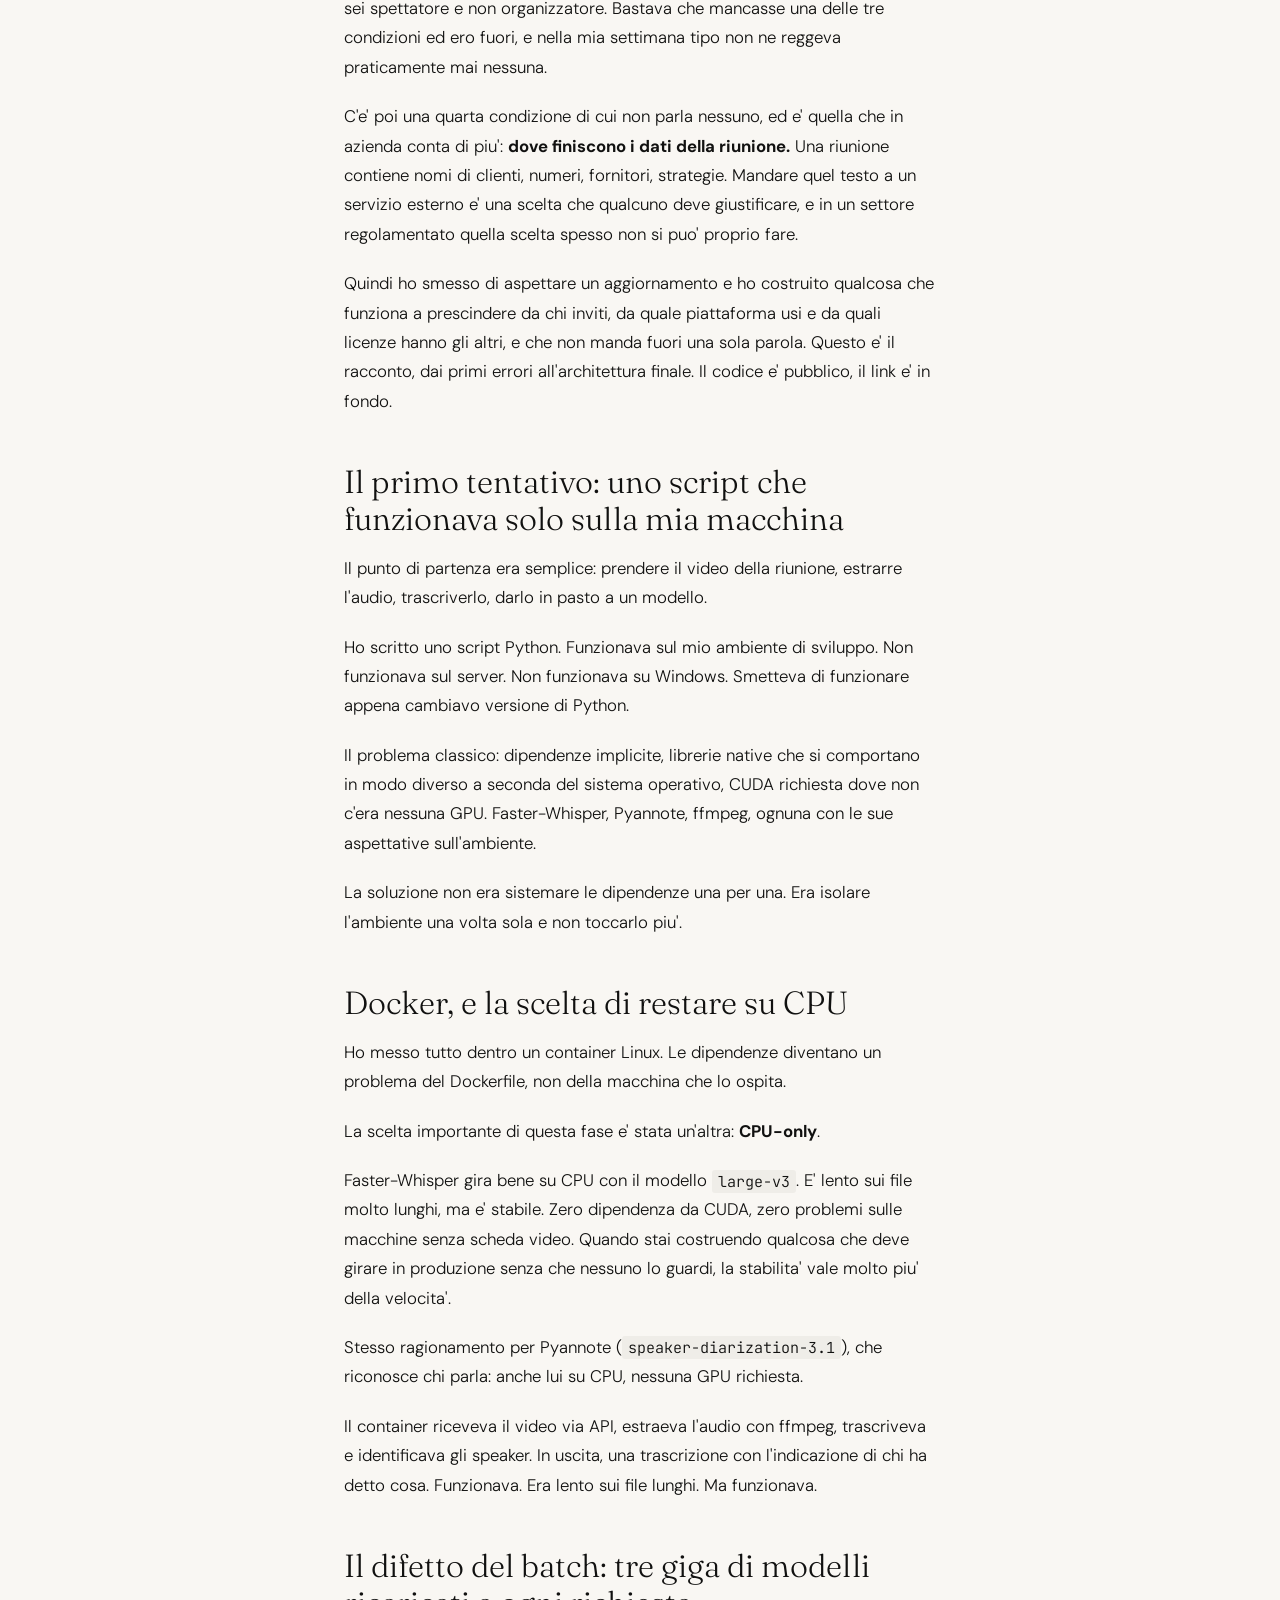
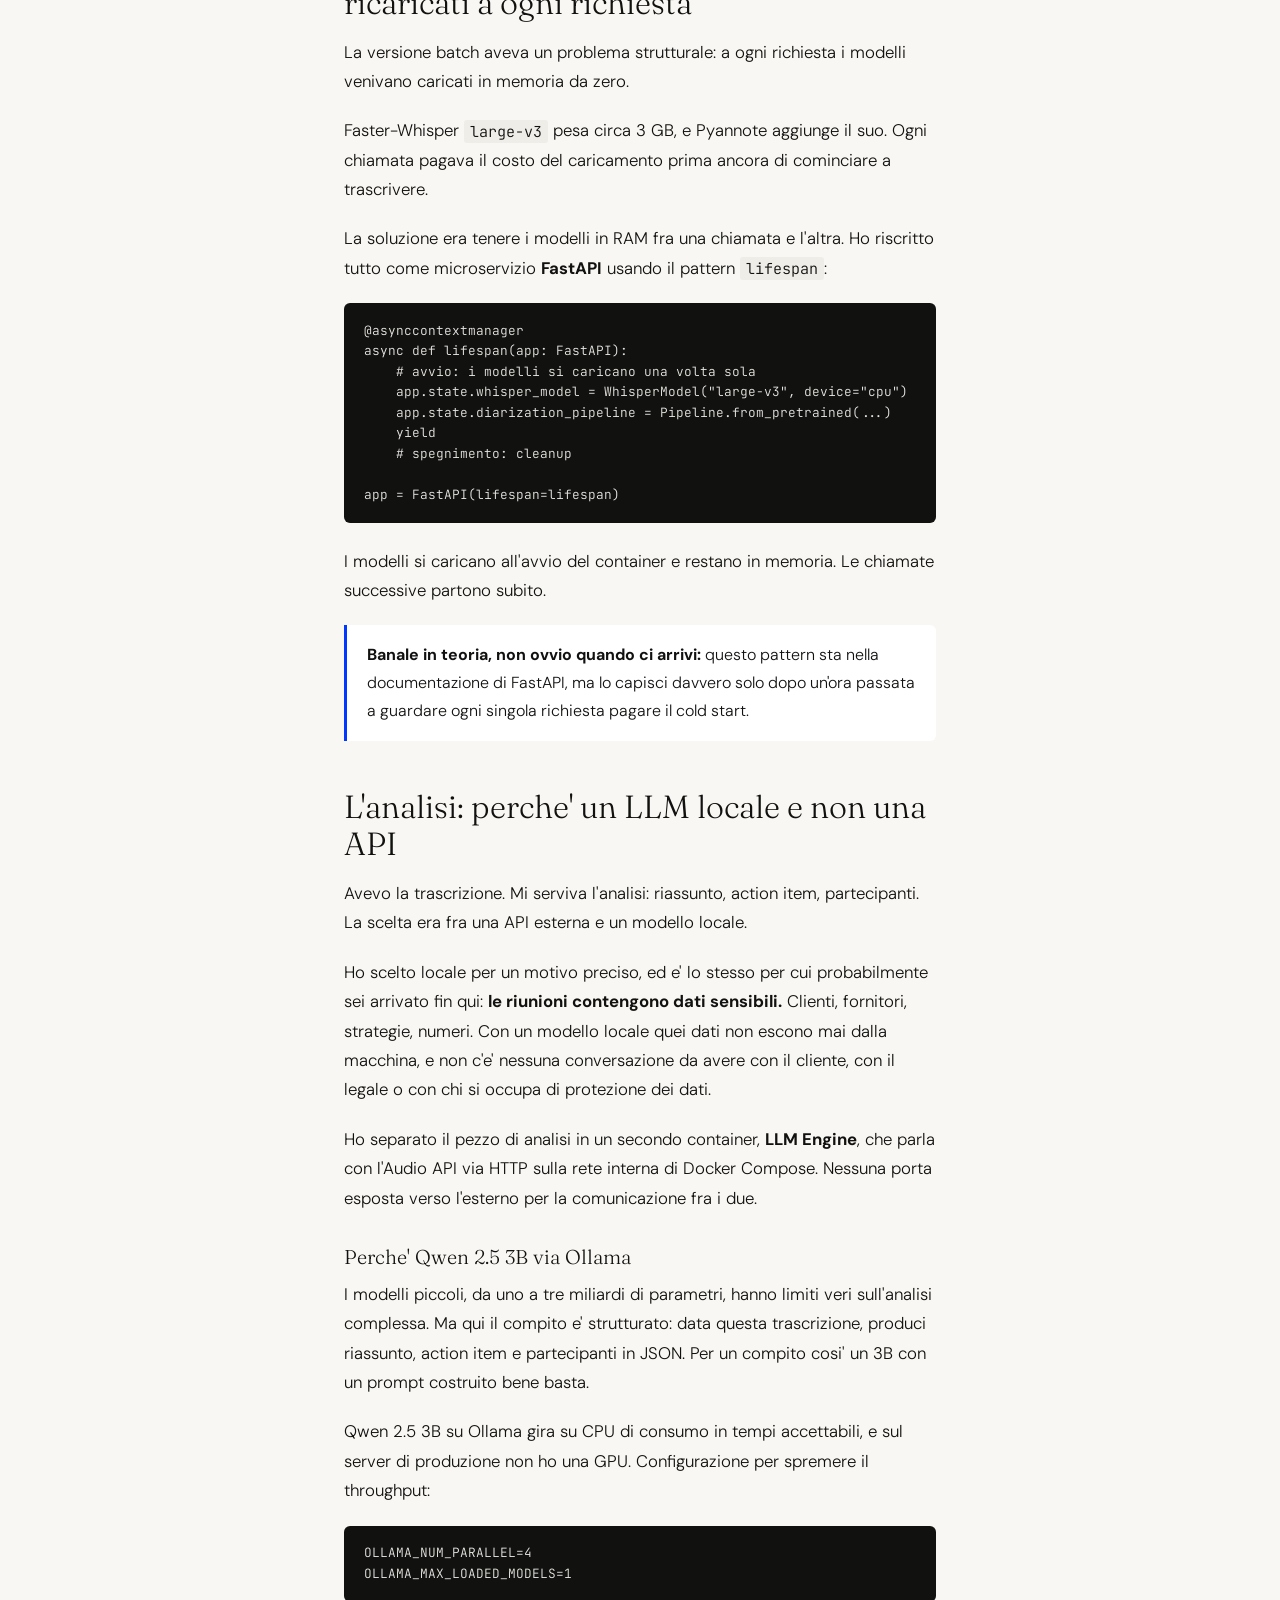
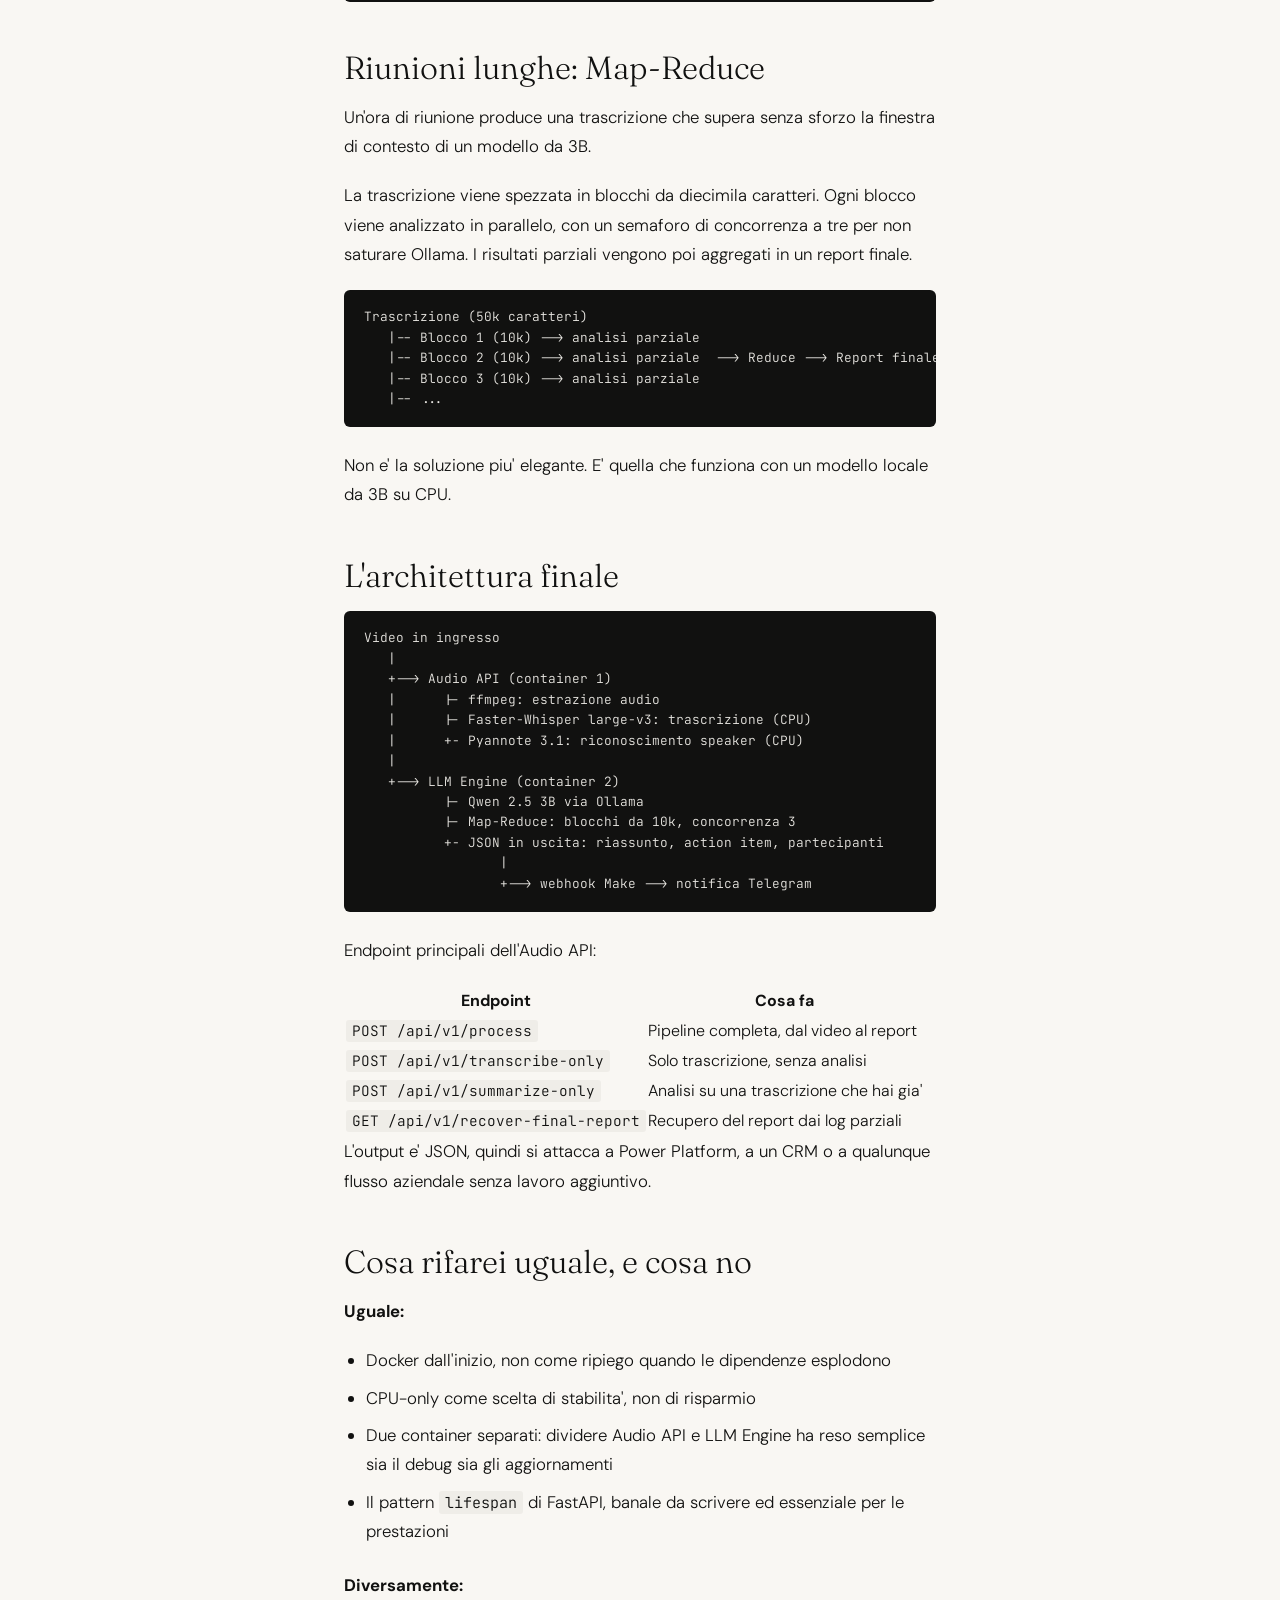
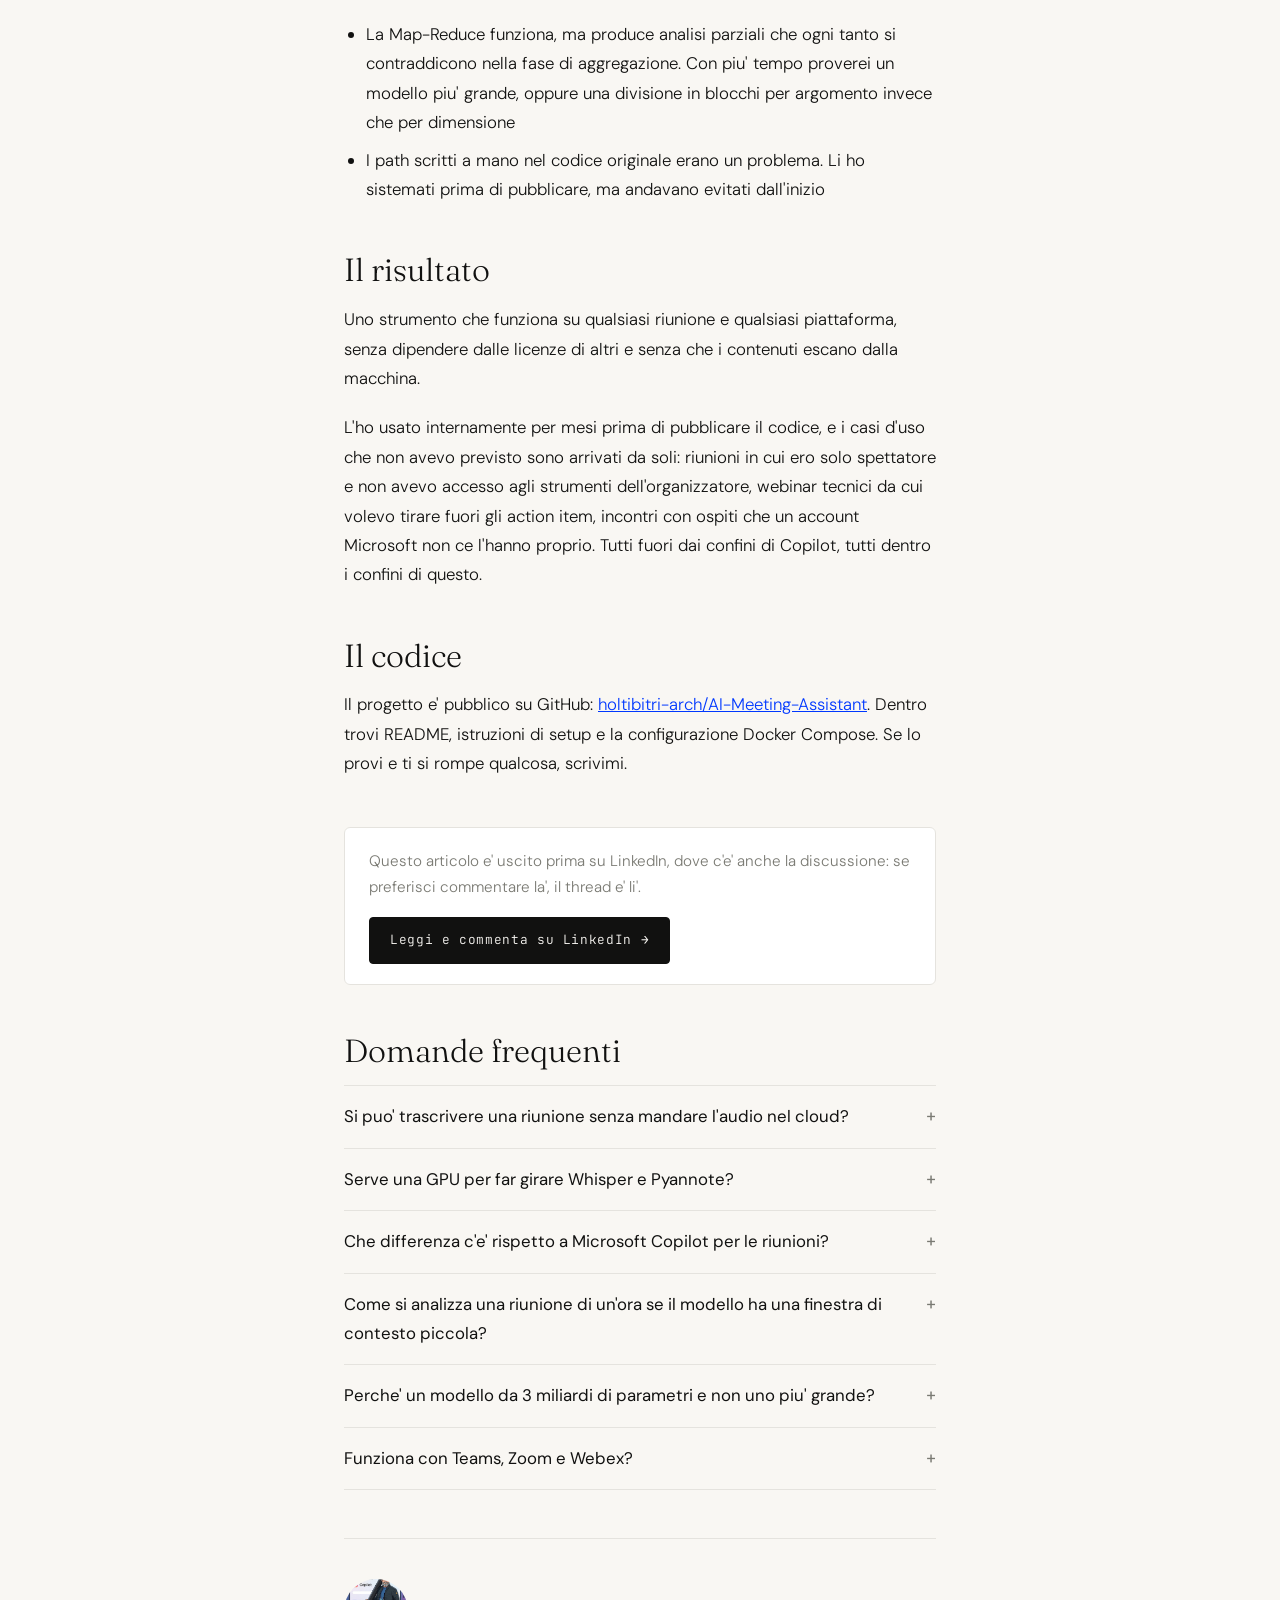
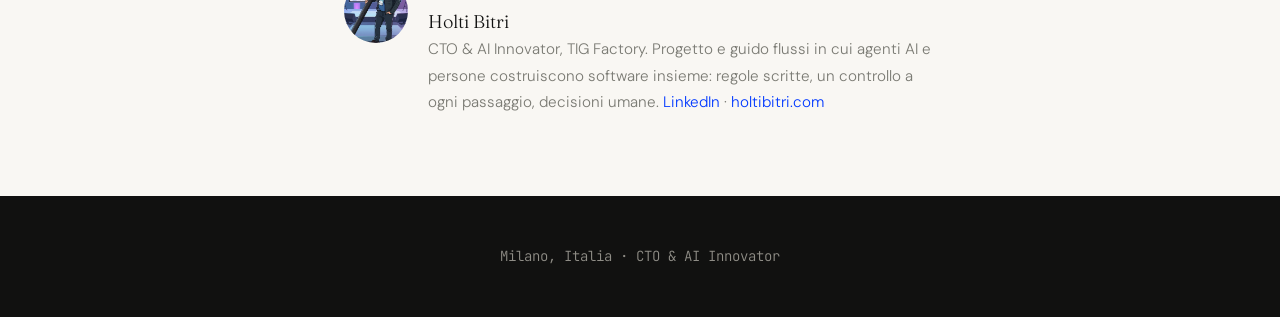
<file: it/articoli/trascrivere-riunioni-in-locale-senza-cloud/index.html>
<!DOCTYPE html>
<html lang="it">
<head>
  <meta charset="UTF-8">
  <meta name="viewport" content="width=device-width, initial-scale=1.0">
  <title>Trascrivere e analizzare le riunioni in locale, senza mandare i dati nel cloud | Holti Bitri</title>
  <meta name="description" content="Trascrivere e analizzare le riunioni senza che l'audio esca dall'azienda: Faster-Whisper e Pyannote su CPU, un LLM locale via Ollama, due container Docker.">
  <meta name="keywords" content="trascrizione riunioni in locale, trascrivere riunioni senza cloud, alternativa a Copilot per le riunioni, Whisper CPU, Pyannote speaker diarization, Ollama Qwen 2.5, meeting assistant on premise, dati sensibili riunioni, AI locale privacy, FastAPI lifespan, Docker Compose, Map-Reduce LLM">
  <meta name="author" content="Holti Bitri">
  <meta name="robots" content="index, follow, max-image-preview:large">
  <link rel="canonical" href="https://holtibitri.com/it/articoli/trascrivere-riunioni-in-locale-senza-cloud/">
  <link rel="alternate" hreflang="it" href="https://holtibitri.com/it/articoli/trascrivere-riunioni-in-locale-senza-cloud/">
  <link rel="alternate" hreflang="en" href="https://holtibitri.com/articles/transcribe-meetings-locally-without-cloud/">
  <link rel="alternate" hreflang="x-default" href="https://holtibitri.com/articles/transcribe-meetings-locally-without-cloud/">

  <meta property="og:type" content="article">
  <meta property="og:url" content="https://holtibitri.com/it/articoli/trascrivere-riunioni-in-locale-senza-cloud/">
  <meta property="og:title" content="Trascrivere e analizzare le riunioni in locale, senza mandare i dati nel cloud">
  <meta property="og:description" content="Copilot chiede tre condizioni che le riunioni vere non rispettano quasi mai. Questa e' l'architettura che fa la stessa cosa in locale, su CPU, senza che una parola esca dalla macchina.">
  <meta property="og:image" content="https://holtibitri.com/img/ai-meeting-assistant-locale.jpg">
  <meta property="og:image:width" content="1279">
  <meta property="og:image:height" content="720">
  <meta property="og:locale" content="it_IT">
  <meta property="og:locale:alternate" content="en_US">
  <meta property="og:site_name" content="Holti Bitri">
  <meta property="article:published_time" content="2026-05-12T10:00:00+02:00">
  <meta property="article:modified_time" content="2026-09-20T18:00:00+02:00">
  <meta property="article:author" content="https://linkedin.com/in/holtibitri">
  <meta property="article:section" content="Tech">
  <meta property="article:tag" content="AI locale">
  <meta property="article:tag" content="Whisper">
  <meta property="article:tag" content="Pyannote">
  <meta property="article:tag" content="Ollama">
  <meta property="article:tag" content="Docker">

  <meta name="twitter:card" content="summary_large_image">
  <meta name="twitter:title" content="Trascrivere e analizzare le riunioni in locale, senza mandare i dati nel cloud">
  <meta name="twitter:description" content="Due container, CPU, nessun dato fuori dalla macchina. Architettura, endpoint e codice pubblico.">
  <meta name="twitter:image" content="https://holtibitri.com/img/ai-meeting-assistant-locale.jpg">

  <link rel="preconnect" href="https://fonts.googleapis.com">
  <link rel="preconnect" href="https://fonts.gstatic.com" crossorigin>
  <link rel="icon" type="image/x-icon" href="/favicon.ico">
  <link href="https://fonts.googleapis.com/css2?family=Fraunces:ital,opsz,wght@0,9..144,300;0,9..144,400;1,9..144,300&family=DM+Sans:wght@300;400;500&family=JetBrains+Mono:wght@400;500&display=swap" rel="stylesheet">

  <script type="application/ld+json">
  {
    "@context": "https://schema.org",
    "@graph": [
      {
        "@type": "TechArticle",
        "@id": "https://holtibitri.com/it/articoli/trascrivere-riunioni-in-locale-senza-cloud/#article",
        "headline": "Trascrivere e analizzare le riunioni in locale, senza mandare i dati nel cloud",
        "alternativeHeadline": "AI Meeting Assistant locale: Whisper e Pyannote su CPU, LLM via Ollama, due container Docker",
        "description": "Come trascrivere e analizzare le riunioni senza che l'audio esca dall'azienda: due container Docker, Faster-Whisper e Pyannote su CPU, un LLM locale via Ollama. Architettura completa, endpoint e codice pubblico.",
        "image": "https://holtibitri.com/img/ai-meeting-assistant-locale.jpg",
        "inLanguage": "it",
        "datePublished": "2026-05-12T10:00:00+02:00",
        "dateModified": "2026-09-20T18:00:00+02:00",
        "wordCount": 2100,
        "keywords": ["trascrizione riunioni in locale", "AI locale", "Faster-Whisper", "Pyannote", "Ollama", "Qwen 2.5", "Docker Compose", "FastAPI", "Map-Reduce", "privacy", "on premise"],
        "proficiencyLevel": "Intermediate",
        "author": { "@id": "https://holtibitri.com/#person" },
        "publisher": { "@id": "https://holtibitri.com/#person" },
        "mainEntityOfPage": { "@type": "WebPage", "@id": "https://holtibitri.com/it/articoli/trascrivere-riunioni-in-locale-senza-cloud/" },
        "isBasedOn": "https://www.linkedin.com/pulse/ho-costruito-un-ai-meeting-assistant-locale-ecco-com%C3%A8-holti-bitri-btwge/",
        "about": [
          { "@type": "SoftwareApplication", "name": "AI Meeting Assistant", "applicationCategory": "BusinessApplication", "operatingSystem": "Docker" },
          { "@type": "Thing", "name": "Speech to text locale" },
          { "@type": "Thing", "name": "Speaker diarization" }
        ]
      },
      {
        "@type": "Person",
        "@id": "https://holtibitri.com/#person",
        "name": "Holti Bitri",
        "url": "https://holtibitri.com/",
        "jobTitle": "CTO & AI Innovator",
        "sameAs": ["https://linkedin.com/in/holtibitri", "https://github.com/holtibitri-arch"]
      },
      {
        "@type": "BreadcrumbList",
        "@id": "https://holtibitri.com/it/articoli/trascrivere-riunioni-in-locale-senza-cloud/#breadcrumb",
        "itemListElement": [
          { "@type": "ListItem", "position": 1, "name": "Home", "item": "https://holtibitri.com/it/" },
          { "@type": "ListItem", "position": 2, "name": "Articoli", "item": "https://holtibitri.com/it/#writing" },
          { "@type": "ListItem", "position": 3, "name": "Trascrivere le riunioni in locale" }
        ]
      },
      {
        "@type": "FAQPage",
        "@id": "https://holtibitri.com/it/articoli/trascrivere-riunioni-in-locale-senza-cloud/#faq",
        "mainEntity": [
          { "@type": "Question", "name": "Si puo' trascrivere una riunione senza mandare l'audio nel cloud?",
            "acceptedAnswer": { "@type": "Answer", "text": "Si'. Trascrizione, riconoscimento di chi parla e analisi girano tutti su container locali: Faster-Whisper per il testo, Pyannote per gli speaker, un LLM servito da Ollama per il riassunto. I due container si parlano su rete interna Docker Compose e non espongono porte verso l'esterno, quindi l'audio e la trascrizione non lasciano mai la macchina." } },
          { "@type": "Question", "name": "Serve una GPU per far girare Whisper e Pyannote?",
            "acceptedAnswer": { "@type": "Answer", "text": "No. Faster-Whisper large-v3 e Pyannote speaker-diarization-3.1 girano su CPU. E' piu' lento sui file lunghi ma e' stabile e non dipende da CUDA, che su un server senza scheda video e' il primo motivo per cui una pipeline del genere non parte." } },
          { "@type": "Question", "name": "Che differenza c'e' rispetto a Microsoft Copilot per le riunioni?",
            "acceptedAnswer": { "@type": "Answer", "text": "Copilot richiede tre condizioni insieme: che tu sia l'organizzatore, che tutti i partecipanti abbiano la licenza e che la riunione giri su Teams. Se una manca sei fuori. Una pipeline locale non dipende da chi organizza, da quale piattaforma si usa o da quali licenze hanno gli altri, perche' lavora sulla registrazione." } },
          { "@type": "Question", "name": "Come si analizza una riunione di un'ora se il modello ha una context window piccola?",
            "acceptedAnswer": { "@type": "Answer", "text": "Con una Map-Reduce: la trascrizione viene divisa in blocchi da diecimila caratteri, ogni blocco viene analizzato in parallelo con un semaforo di concorrenza a tre per non saturare Ollama, e i risultati parziali vengono poi aggregati in un report unico." } },
          { "@type": "Question", "name": "Perche' un modello da 3 miliardi di parametri e non uno piu' grande?",
            "acceptedAnswer": { "@type": "Answer", "text": "Perche' il compito e' strutturato e non creativo: data una trascrizione, produrre riassunto, action item e partecipanti in JSON. Per un compito cosi' un 3B con un prompt costruito bene basta, e gira su CPU in tempi accettabili su un server che non ha GPU." } }
        ]
      }
    ]
  }
  </script>

  <link rel="stylesheet" href="/css/site.css">
  <link rel="stylesheet" href="/css/article.css">
  <script defer src="https://cloud.umami.is/script.js" data-website-id="4d89a1e3-8961-4b64-9579-4c118118822f"></script>
</head>
<body>

  <nav id="navbar">
    <a href="/it/" class="nav-logo">HB_</a>
    <div class="nav-right">
      <ul class="nav-links">
        <li><a href="/it/#about">Chi sono</a></li>
        <li><a href="/it/#writing">Articoli</a></li>
        <li><a href="/it/#contact">Contatti</a></li>
      </ul>
      <div class="lang-toggle">
        <a class="lang-btn" href="https://holtibitri.com/articles/transcribe-meetings-locally-without-cloud/" hreflang="en">EN</a>
        <a class="lang-btn active" href="https://holtibitri.com/it/articoli/trascrivere-riunioni-in-locale-senza-cloud/" hreflang="it" aria-current="page">IT</a>
      </div>
    </div>
  </nav>

  <header class="article-header">
    <div class="container">
      <p class="breadcrumb"><a href="/it/">Home</a> &nbsp;/&nbsp; <a href="/it/#writing">Articoli</a> &nbsp;/&nbsp; Riunioni in locale</p>
      <p class="eyebrow">Guida pratica &middot; AI locale &middot; Whisper, Pyannote, Ollama</p>
      <h1><span class="h1-main">Trascrivere e analizzare le riunioni in locale</span> <span class="h1-sub">Senza mandare i dati nel cloud</span></h1>
      <p class="lead">Microsoft Copilot chiede tre condizioni insieme: che tu sia l'organizzatore, che tutti abbiano la licenza, che la riunione giri su Teams. Le riunioni vere non le rispettano quasi mai, e quando dentro ci sono clienti, numeri e strategie c'e' una quarta condizione che nessun tool dichiara: quei dati possono uscire dall'azienda? Questa e' l'architettura che ho costruito per non doverlo chiedere a nessuno.</p>
      <div class="meta">
        <img src="/avatar.jpg" alt="Holti Bitri" width="36" height="36">
        <span><strong>Holti Bitri</strong></span>
        <span>&bull;</span>
        <time datetime="2026-05-12">12 maggio 2026</time>
        <span>&bull;</span>
        <span>9 min di lettura</span>
      </div>
    </div>
  <figure class="hero">
    <img src="/img/ai-meeting-assistant-locale.jpg" width="1279" height="720" alt="Illustrazione della postazione di lavoro: un monitor con la dashboard della riunione, un portatile in videochiamata con il team e un tablet che mostra il riassunto, con etichette su trascrizione automatica, capitoli e assegnazione dei task" fetchpriority="high">
    <figcaption>L'idea in una figura: la riunione viene trascritta, riassunta e trasformata in action item, e tutto succede sulla macchina che hai sotto la scrivania.</figcaption>
  </figure>
  </header>

  <article class="container">

    <h2>Il problema non e' Copilot, sono le sue tre condizioni</h2>

    <p>Copilot non funzionava per le mie riunioni. Non perche' il tool sia fatto male, ma perche' le mie riunioni non rispettano le sue regole.</p>

    <p>Ospiti esterni senza licenza Microsoft. Webex invece di Teams. Webinar in cui sei spettatore e non organizzatore. Bastava che mancasse una delle tre condizioni ed ero fuori, e nella mia settimana tipo non ne reggeva praticamente mai nessuna.</p>

    <p>C'e' poi una quarta condizione di cui non parla nessuno, ed e' quella che in azienda conta di piu': <strong>dove finiscono i dati della riunione.</strong> Una riunione contiene nomi di clienti, numeri, fornitori, strategie. Mandare quel testo a un servizio esterno e' una scelta che qualcuno deve giustificare, e in un settore regolamentato quella scelta spesso non si puo' proprio fare.</p>

    <p>Quindi ho smesso di aspettare un aggiornamento e ho costruito qualcosa che funziona a prescindere da chi inviti, da quale piattaforma usi e da quali licenze hanno gli altri, e che non manda fuori una sola parola. Questo e' il racconto, dai primi errori all'architettura finale. Il codice e' pubblico, il link e' in fondo.</p>

    <h2>Il primo tentativo: uno script che funzionava solo sulla mia macchina</h2>

    <p>Il punto di partenza era semplice: prendere il video della riunione, estrarre l'audio, trascriverlo, darlo in pasto a un modello.</p>

    <p>Ho scritto uno script Python. Funzionava sul mio ambiente di sviluppo. Non funzionava sul server. Non funzionava su Windows. Smetteva di funzionare appena cambiavo versione di Python.</p>

    <p>Il problema classico: dipendenze implicite, librerie native che si comportano in modo diverso a seconda del sistema operativo, CUDA richiesta dove non c'era nessuna GPU. Faster-Whisper, Pyannote, ffmpeg, ognuna con le sue aspettative sull'ambiente.</p>

    <p>La soluzione non era sistemare le dipendenze una per una. Era isolare l'ambiente una volta sola e non toccarlo piu'.</p>

    <h2>Docker, e la scelta di restare su CPU</h2>

    <p>Ho messo tutto dentro un container Linux. Le dipendenze diventano un problema del Dockerfile, non della macchina che lo ospita.</p>

    <p>La scelta importante di questa fase e' stata un'altra: <strong>CPU-only</strong>.</p>

    <p>Faster-Whisper gira bene su CPU con il modello <code>large-v3</code>. E' lento sui file molto lunghi, ma e' stabile. Zero dipendenza da CUDA, zero problemi sulle macchine senza scheda video. Quando stai costruendo qualcosa che deve girare in produzione senza che nessuno lo guardi, la stabilita' vale molto piu' della velocita'.</p>

    <p>Stesso ragionamento per Pyannote (<code>speaker-diarization-3.1</code>), che riconosce chi parla: anche lui su CPU, nessuna GPU richiesta.</p>

    <p>Il container riceveva il video via API, estraeva l'audio con ffmpeg, trascriveva e identificava gli speaker. In uscita, una trascrizione con l'indicazione di chi ha detto cosa. Funzionava. Era lento sui file lunghi. Ma funzionava.</p>

    <h2>Il difetto del batch: tre giga di modelli ricaricati a ogni richiesta</h2>

    <p>La versione batch aveva un problema strutturale: a ogni richiesta i modelli venivano caricati in memoria da zero.</p>

    <p>Faster-Whisper <code>large-v3</code> pesa circa 3 GB, e Pyannote aggiunge il suo. Ogni chiamata pagava il costo del caricamento prima ancora di cominciare a trascrivere.</p>

    <p>La soluzione era tenere i modelli in RAM fra una chiamata e l'altra. Ho riscritto tutto come microservizio <strong>FastAPI</strong> usando il pattern <code>lifespan</code>:</p>

<pre><code>@asynccontextmanager
async def lifespan(app: FastAPI):
    # avvio: i modelli si caricano una volta sola
    app.state.whisper_model = WhisperModel("large-v3", device="cpu")
    app.state.diarization_pipeline = Pipeline.from_pretrained(...)
    yield
    # spegnimento: cleanup

app = FastAPI(lifespan=lifespan)</code></pre>

    <p>I modelli si caricano all'avvio del container e restano in memoria. Le chiamate successive partono subito.</p>

    <div class="callout"><p><strong>Banale in teoria, non ovvio quando ci arrivi:</strong> questo pattern sta nella documentazione di FastAPI, ma lo capisci davvero solo dopo un'ora passata a guardare ogni singola richiesta pagare il cold start.</p></div>

    <h2>L'analisi: perche' un LLM locale e non una API</h2>

    <p>Avevo la trascrizione. Mi serviva l'analisi: riassunto, action item, partecipanti. La scelta era fra una API esterna e un modello locale.</p>

    <p>Ho scelto locale per un motivo preciso, ed e' lo stesso per cui probabilmente sei arrivato fin qui: <strong>le riunioni contengono dati sensibili.</strong> Clienti, fornitori, strategie, numeri. Con un modello locale quei dati non escono mai dalla macchina, e non c'e' nessuna conversazione da avere con il cliente, con il legale o con chi si occupa di protezione dei dati.</p>

    <p>Ho separato il pezzo di analisi in un secondo container, <strong>LLM Engine</strong>, che parla con l'Audio API via HTTP sulla rete interna di Docker Compose. Nessuna porta esposta verso l'esterno per la comunicazione fra i due.</p>

    <h3>Perche' Qwen 2.5 3B via Ollama</h3>

    <p>I modelli piccoli, da uno a tre miliardi di parametri, hanno limiti veri sull'analisi complessa. Ma qui il compito e' strutturato: data questa trascrizione, produci riassunto, action item e partecipanti in JSON. Per un compito cosi' un 3B con un prompt costruito bene basta.</p>

    <p>Qwen 2.5 3B su Ollama gira su CPU di consumo in tempi accettabili, e sul server di produzione non ho una GPU. Configurazione per spremere il throughput:</p>

<pre><code>OLLAMA_NUM_PARALLEL=4
OLLAMA_MAX_LOADED_MODELS=1</code></pre>

    <h2>Riunioni lunghe: Map-Reduce</h2>

    <p>Un'ora di riunione produce una trascrizione che supera senza sforzo la finestra di contesto di un modello da 3B.</p>

    <p>La trascrizione viene spezzata in blocchi da diecimila caratteri. Ogni blocco viene analizzato in parallelo, con un semaforo di concorrenza a tre per non saturare Ollama. I risultati parziali vengono poi aggregati in un report finale.</p>

<pre><code>Trascrizione (50k caratteri)
   |-- Blocco 1 (10k) --&gt; analisi parziale
   |-- Blocco 2 (10k) --&gt; analisi parziale  --&gt; Reduce --&gt; Report finale
   |-- Blocco 3 (10k) --&gt; analisi parziale
   |-- ...</code></pre>

    <p>Non e' la soluzione piu' elegante. E' quella che funziona con un modello locale da 3B su CPU.</p>

    <h2>L'architettura finale</h2>

<pre><code>Video in ingresso
   |
   +--&gt; Audio API (container 1)
   |      |- ffmpeg: estrazione audio
   |      |- Faster-Whisper large-v3: trascrizione (CPU)
   |      +- Pyannote 3.1: riconoscimento speaker (CPU)
   |
   +--&gt; LLM Engine (container 2)
          |- Qwen 2.5 3B via Ollama
          |- Map-Reduce: blocchi da 10k, concorrenza 3
          +- JSON in uscita: riassunto, action item, partecipanti
                 |
                 +--&gt; webhook Make --&gt; notifica Telegram</code></pre>

    <p>Endpoint principali dell'Audio API:</p>

    <table>
      <thead><tr><th>Endpoint</th><th>Cosa fa</th></tr></thead>
      <tbody>
        <tr><td><code>POST /api/v1/process</code></td><td>Pipeline completa, dal video al report</td></tr>
        <tr><td><code>POST /api/v1/transcribe-only</code></td><td>Solo trascrizione, senza analisi</td></tr>
        <tr><td><code>POST /api/v1/summarize-only</code></td><td>Analisi su una trascrizione che hai gia'</td></tr>
        <tr><td><code>GET /api/v1/recover-final-report</code></td><td>Recupero del report dai log parziali</td></tr>
      </tbody>
    </table>

    <p>L'output e' JSON, quindi si attacca a Power Platform, a un CRM o a qualunque flusso aziendale senza lavoro aggiuntivo.</p>

    <h2>Cosa rifarei uguale, e cosa no</h2>

    <p><strong>Uguale:</strong></p>
    <ul>
      <li>Docker dall'inizio, non come ripiego quando le dipendenze esplodono</li>
      <li>CPU-only come scelta di stabilita', non di risparmio</li>
      <li>Due container separati: dividere Audio API e LLM Engine ha reso semplice sia il debug sia gli aggiornamenti</li>
      <li>Il pattern <code>lifespan</code> di FastAPI, banale da scrivere ed essenziale per le prestazioni</li>
    </ul>

    <p><strong>Diversamente:</strong></p>
    <ul>
      <li>La Map-Reduce funziona, ma produce analisi parziali che ogni tanto si contraddicono nella fase di aggregazione. Con piu' tempo proverei un modello piu' grande, oppure una divisione in blocchi per argomento invece che per dimensione</li>
      <li>I path scritti a mano nel codice originale erano un problema. Li ho sistemati prima di pubblicare, ma andavano evitati dall'inizio</li>
    </ul>

    <h2>Il risultato</h2>

    <p>Uno strumento che funziona su qualsiasi riunione e qualsiasi piattaforma, senza dipendere dalle licenze di altri e senza che i contenuti escano dalla macchina.</p>

    <p>L'ho usato internamente per mesi prima di pubblicare il codice, e i casi d'uso che non avevo previsto sono arrivati da soli: riunioni in cui ero solo spettatore e non avevo accesso agli strumenti dell'organizzatore, webinar tecnici da cui volevo tirare fuori gli action item, incontri con ospiti che un account Microsoft non ce l'hanno proprio. Tutti fuori dai confini di Copilot, tutti dentro i confini di questo.</p>

    <h2>Il codice</h2>

    <p>Il progetto e' pubblico su GitHub: <a href="https://github.com/holtibitri-arch/AI-Meeting-Assistant" target="_blank" rel="noopener noreferrer">holtibitri-arch/AI-Meeting-Assistant</a>. Dentro trovi README, istruzioni di setup e la configurazione Docker Compose. Se lo provi e ti si rompe qualcosa, scrivimi.</p>

    <div class="linkedin-box">
      <span>Questo articolo e' uscito prima su LinkedIn, dove c'e' anche la discussione: se preferisci commentare la', il thread e' li'.</span>
      <a class="btn btn-primary" href="https://www.linkedin.com/pulse/ho-costruito-un-ai-meeting-assistant-locale-ecco-com%C3%A8-holti-bitri-btwge/" target="_blank" rel="noopener noreferrer nofollow" hreflang="it">Leggi e commenta su LinkedIn &rarr;</a>
    </div>

    <section class="faq" id="faq">
      <h2>Domande frequenti</h2>
      <details>
        <summary>Si puo' trascrivere una riunione senza mandare l'audio nel cloud?</summary>
        <p>Si'. Trascrizione, riconoscimento di chi parla e analisi girano tutti su container locali: Faster-Whisper per il testo, Pyannote per gli speaker, un LLM servito da Ollama per il riassunto. I due container si parlano su rete interna Docker Compose e non espongono porte verso l'esterno, quindi l'audio e la trascrizione non lasciano mai la macchina.</p>
      </details>
      <details>
        <summary>Serve una GPU per far girare Whisper e Pyannote?</summary>
        <p>No. Faster-Whisper <code>large-v3</code> e Pyannote <code>speaker-diarization-3.1</code> girano su CPU. E' piu' lento sui file lunghi, ma e' stabile e non dipende da CUDA, che su un server senza scheda video e' il primo motivo per cui una pipeline del genere non parte nemmeno.</p>
      </details>
      <details>
        <summary>Che differenza c'e' rispetto a Microsoft Copilot per le riunioni?</summary>
        <p>Copilot richiede tre condizioni insieme: che tu sia l'organizzatore, che tutti i partecipanti abbiano la licenza e che la riunione giri su Teams. Se ne manca una sei fuori. Una pipeline locale lavora sulla registrazione, quindi non dipende da chi organizza, da quale piattaforma si usa o da quali licenze hanno gli altri.</p>
      </details>
      <details>
        <summary>Come si analizza una riunione di un'ora se il modello ha una finestra di contesto piccola?</summary>
        <p>Con una Map-Reduce: la trascrizione viene divisa in blocchi da diecimila caratteri, ogni blocco viene analizzato in parallelo con un semaforo di concorrenza a tre per non saturare Ollama, e i risultati parziali vengono aggregati in un report unico.</p>
      </details>
      <details>
        <summary>Perche' un modello da 3 miliardi di parametri e non uno piu' grande?</summary>
        <p>Perche' il compito e' strutturato e non creativo: data una trascrizione, produrre riassunto, action item e partecipanti in JSON. Per un compito cosi' un 3B con un prompt costruito bene basta, e gira su CPU in tempi accettabili su un server che non ha GPU.</p>
      </details>
      <details>
        <summary>Funziona con Teams, Zoom e Webex?</summary>
        <p>Si', perche' non si aggancia alla piattaforma: parte dalla registrazione. Qualunque sistema produca un file audio o video utilizzabile va bene, e questo e' esattamente il motivo per cui e' nato.</p>
      </details>
    </section>

    <div class="author">
      <img src="/avatar.jpg" alt="Holti Bitri" width="64" height="64" loading="lazy">
      <div>
        <h3>Holti Bitri</h3>
        <p>CTO &amp; AI Innovator, TIG Factory. Progetto e guido flussi in cui agenti AI e persone costruiscono software insieme: regole scritte, un controllo a ogni passaggio, decisioni umane. <a href="https://linkedin.com/in/holtibitri" target="_blank" rel="noopener noreferrer">LinkedIn</a> &middot; <a href="/it/">holtibitri.com</a></p>
      </div>
    </div>
  </article>

  <footer>Milano, Italia &middot; CTO &amp; AI Innovator</footer>

  <script>
    const navbar = document.getElementById('navbar');
    window.addEventListener('scroll', () => navbar.classList.toggle('scrolled', window.scrollY > 20));
  </script>
</body>
</html>
</file>
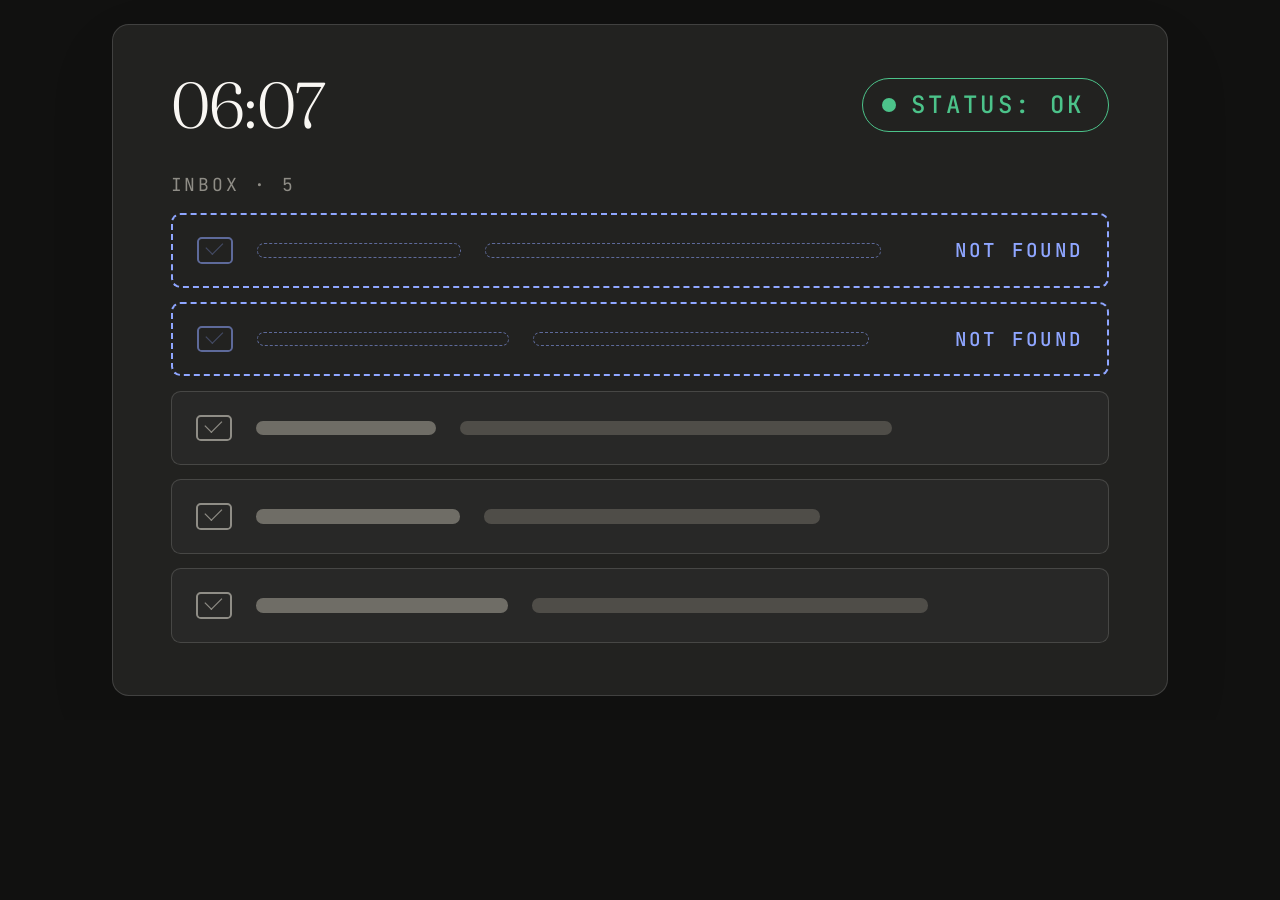
<file: tools/cover-mail-inventate.html>
<!DOCTYPE html>
<!--
  Sorgente della copertina della guida "Il mio assistente AI inventava le mail", 1280x720:
  img/assistente-ai-mail-inventate.jpg. Non e' una pagina del sito.
  Niente frasi: la stessa immagine serve la guida italiana e quella inglese.
  Si rigenera con Chrome senza interfaccia, dalla radice del repo:

    chrome --headless=new --hide-scrollbars --window-size=1280,720 --virtual-time-budget=6000 \
      --screenshot=cover.png "file:///<percorso>/tools/cover-mail-inventate.html"

  poi il PNG si converte in JPG (qualita' 88) e va in img/.
-->
<html lang="en">
<head>
  <meta charset="UTF-8">
  <meta name="robots" content="noindex">
  <title>cover</title>
  <link href="https://fonts.googleapis.com/css2?family=Fraunces:opsz,wght@9..144,300&family=JetBrains+Mono:wght@400;500&display=swap" rel="stylesheet">
  <style>
    * { box-sizing: border-box; margin: 0; padding: 0; }
    html, body { width: 1280px; height: 720px; overflow: hidden; }
    body {
      background: #111110;
      color: #F9F7F3;
      font-family: 'JetBrains Mono', monospace;
      -webkit-font-smoothing: antialiased;
      display: flex;
      align-items: center;
      justify-content: center;
    }
    .card {
      width: 880px;
      background: #222220;
      border: 1px solid rgba(255, 255, 255, 0.14);
      border-radius: 14px;
      padding: 40px 48px 44px;
      box-shadow: 0 24px 60px rgba(17, 17, 16, 0.08);
      zoom: 1.2; /* la scheda riempie il quadro: in home la copertina si vede piccola */
    }
    .top { display: flex; justify-content: space-between; align-items: center; margin-bottom: 30px; }
    .time { font-family: 'Fraunces', Georgia, serif; font-weight: 300; font-size: 54px; letter-spacing: -0.01em; line-height: 1; }
    .status {
      display: flex; align-items: center; gap: 12px;
      font-size: 20px; font-weight: 500; letter-spacing: 0.14em;
      color: #4CC38A; border: 1.5px solid #4CC38A; border-radius: 999px; padding: 9px 20px 9px 16px;
    }
    .dot { width: 12px; height: 12px; border-radius: 50%; background: #4CC38A; }
    .label { font-size: 15px; letter-spacing: 0.16em; color: #8F8D86; margin-bottom: 14px; }
    .row {
      display: flex; align-items: center; gap: 20px;
      height: 62px; padding: 0 20px; margin-bottom: 12px;
      border: 1.5px solid rgba(255, 255, 255, 0.14); border-radius: 8px; background: rgba(255, 255, 255, 0.03);
    }
    .row:last-child { margin-bottom: 0; }
    .ico { width: 30px; height: 22px; border: 2px solid #8F8D86; border-radius: 4px; position: relative; flex-shrink: 0; }
    .ico::after {
      content: ""; position: absolute; left: 3px; right: 3px; top: -1px; height: 12px;
      border-left: 2px solid #8F8D86; border-bottom: 2px solid #8F8D86;
      transform: skewX(0) rotate(-45deg) scale(0.62); transform-origin: 50% 50%;
    }
    .bar { height: 12px; border-radius: 6px; background: #6F6D66; }
    .b1 { width: 170px; } .b2 { width: 330px; background: #4F4D48; }
    .b3 { width: 210px; } .b4 { width: 280px; background: #4F4D48; }
    .b5 { width: 150px; } .b6 { width: 360px; background: #4F4D48; }
    .spacer { flex: 1; }
    .ghost { border: 2px dashed #8FA6FF; background: transparent; }
    .ghost .ico, .ghost .ico::after { border-color: #8FA6FF; opacity: 0.55; }
    .ghost .bar { background: transparent; border: 1.5px dashed #8FA6FF; opacity: 0.55; }
    .tag { font-size: 16px; font-weight: 500; letter-spacing: 0.12em; color: #8FA6FF; white-space: nowrap; }
  </style>
</head>
<body>
  <div class="card">
    <div class="top">
      <div class="time">06:07</div>
      <div class="status"><span class="dot"></span>STATUS: OK</div>
    </div>
    <div class="label">INBOX &middot; 5</div>
    <div class="row ghost"><span class="ico"></span><span class="bar b1"></span><span class="bar b2"></span><span class="spacer"></span><span class="tag">NOT FOUND</span></div>
    <div class="row ghost"><span class="ico"></span><span class="bar b3"></span><span class="bar b4"></span><span class="spacer"></span><span class="tag">NOT FOUND</span></div>
    <div class="row"><span class="ico"></span><span class="bar b5"></span><span class="bar b6"></span></div>
    <div class="row"><span class="ico"></span><span class="bar b1"></span><span class="bar b4"></span></div>
    <div class="row"><span class="ico"></span><span class="bar b3"></span><span class="bar b2"></span></div>
  </div>
</body>
</html>
</file>
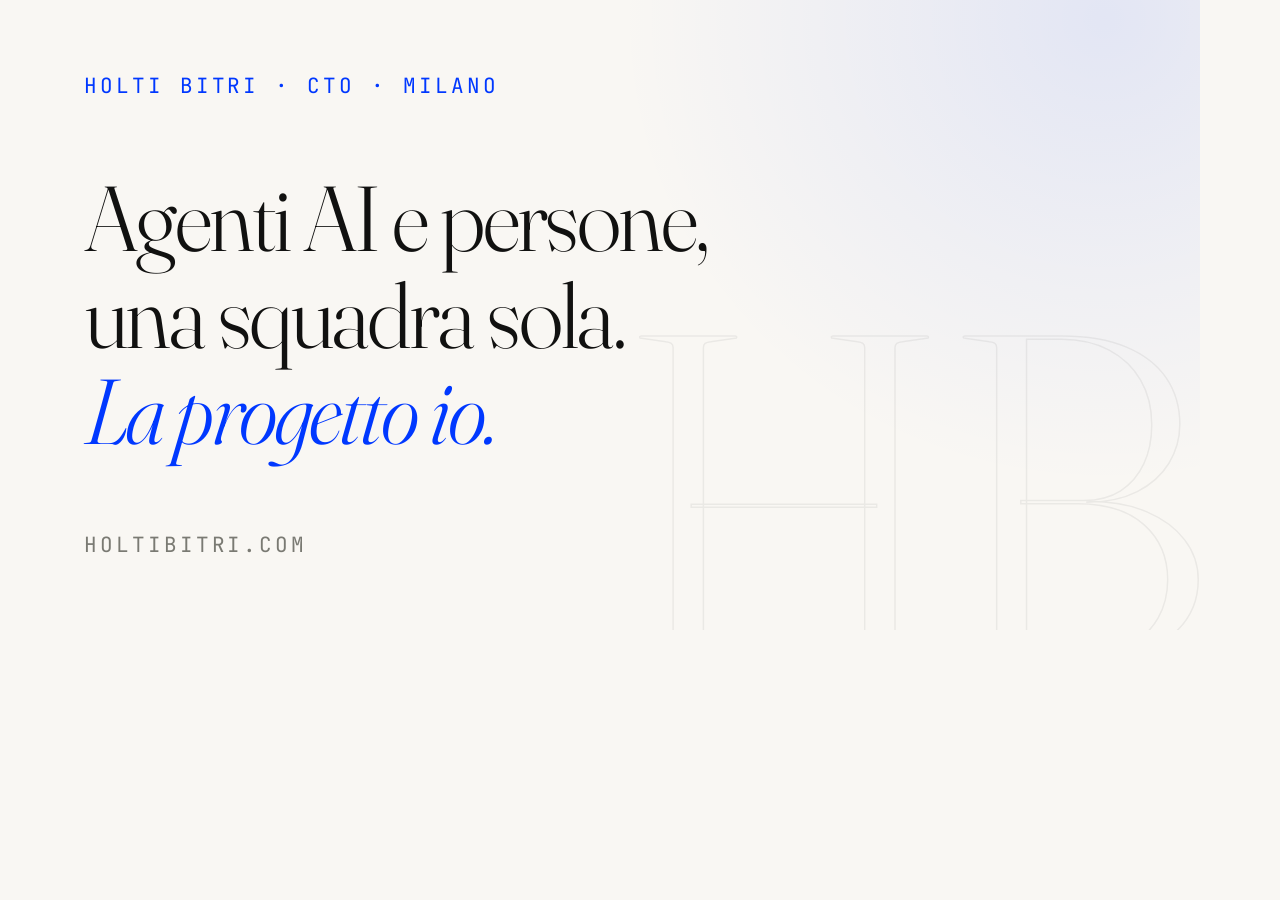
<file: tools/og-card.html>
<!DOCTYPE html>
<!--
  Sorgente delle immagini di anteprima (Open Graph), 1200x630: img/og-it.png e img/og-en.png.
  Non e' una pagina del sito. Si rigenera con Chrome senza interfaccia, dalla radice del repo:

    chrome --headless=new --hide-scrollbars --window-size=1200,630 --virtual-time-budget=6000 \
      --screenshot=img/og-it.png "file:///<percorso>/tools/og-card.html?lang=it"

  e lo stesso con lang=en. Il testo deve restare uguale al titolo della home
  (tools/home_content.py, hero).
-->
<html lang="it">
<head>
  <meta charset="UTF-8">
  <meta name="robots" content="noindex">
  <title>og card</title>
  <link href="https://fonts.googleapis.com/css2?family=Fraunces:ital,opsz,wght@0,9..144,300;1,9..144,300&family=JetBrains+Mono:wght@400&display=swap" rel="stylesheet">
  <style>
    * { box-sizing: border-box; margin: 0; padding: 0; }
    html, body { width: 1200px; height: 630px; overflow: hidden; }
    body {
      background: #F9F7F3;
      color: #111110;
      padding: 72px 84px;
      position: relative;
      display: flex;
      flex-direction: column;
      justify-content: space-between;
      -webkit-font-smoothing: antialiased;
    }
    body::before {
      content: '';
      position: absolute;
      top: -30%; right: -10%;
      width: 60%; height: 110%;
      background: radial-gradient(ellipse at 70% 30%, rgba(0, 56, 255, 0.09) 0%, transparent 68%);
    }
    body::after {
      content: 'HB';
      position: absolute;
      right: -14px; bottom: -92px;
      font-family: 'Fraunces', Georgia, serif;
      font-size: 460px;
      font-weight: 300;
      line-height: 1;
      color: transparent;
      -webkit-text-stroke: 1.5px rgba(0, 0, 0, 0.06);
    }
    .mono {
      font-family: 'JetBrains Mono', monospace;
      font-size: 21px;
      letter-spacing: 0.14em;
      text-transform: uppercase;
      position: relative;
      z-index: 1;
    }
    .eyebrow { color: #0038FF; }
    .site { color: #7A7A73; }
    h1 {
      font-family: 'Fraunces', Georgia, serif;
      font-weight: 300;
      font-size: 92px;
      line-height: 1.05;
      letter-spacing: -0.028em;
      position: relative;
      z-index: 1;
    }
    h1 em { font-style: italic; color: #0038FF; }
  </style>
</head>
<body>
  <div class="mono eyebrow" id="eyebrow"></div>
  <h1 id="claim"></h1>
  <div class="mono site">holtibitri.com</div>
  <script>
    var TEXT = {
      it: { eyebrow: 'Holti Bitri · CTO · Milano', lines: ['Agenti AI e persone,', 'una squadra sola.'], accent: 'La progetto io.' },
      en: { eyebrow: 'Holti Bitri · CTO · Milan', lines: ['AI agents and people,', 'one team.'], accent: 'I design it.' }
    };
    var lang = new URLSearchParams(location.search).get('lang') === 'en' ? 'en' : 'it';
    var t = TEXT[lang];
    document.documentElement.lang = lang;
    document.getElementById('eyebrow').textContent = t.eyebrow;
    document.getElementById('claim').innerHTML = t.lines.join('<br>') + '<br><em>' + t.accent + '</em>';
  </script>
</body>
</html>
</file>
<file: css/site.css>
/* site.css — base condivisa da tutte le pagine di holtibitri.com
   (home EN/IT e pagine articolo). Regole di pagina: nel <style> della pagina. */

/* ============================================
   RESET & VARIABLES
============================================ */
*, *::before, *::after { box-sizing: border-box; margin: 0; padding: 0; }

:root {
  --bg:      #F9F7F3;
  --bg-card: #FFFFFF;
  --text:    #111110;
  --accent:  #0038FF;
  --muted:   #7A7A73;
  --border:  #E5E3DE;
  --font-display: 'Fraunces', Georgia, serif;
  --font-body:    'DM Sans', sans-serif;
  --font-mono:    'JetBrains Mono', monospace;
  --max-w: 1100px;
  --pad: clamp(1.5rem, 5vw, 4rem);
}

html { scroll-behavior: smooth; }

body {
  background: var(--bg);
  color: var(--text);
  font-family: var(--font-body);
  font-weight: 300;
  line-height: 1.7;
  overflow-x: hidden;
  -webkit-font-smoothing: antialiased;
}

h1, h2, h3 {
  font-family: var(--font-display);
  font-weight: 300;
  line-height: 1.1;
}

.container {
  max-width: var(--max-w);
  margin: 0 auto;
  padding: 0 var(--pad);
}

/* ============================================
   NAV
============================================ */
nav {
  position: fixed;
  top: 0; left: 0; right: 0;
  z-index: 100;
  padding: 1.25rem var(--pad);
  display: flex;
  align-items: center;
  justify-content: space-between;
  background: rgba(249, 247, 243, 0.88);
  backdrop-filter: blur(14px);
  border-bottom: 1px solid transparent;
  transition: border-color 0.3s;
}
nav.scrolled { border-color: var(--border); }

.nav-logo {
  font-family: var(--font-mono);
  font-size: 0.85rem;
  letter-spacing: 0.05em;
  text-decoration: none;
  color: var(--text);
}

.nav-right { display: flex; align-items: center; gap: 2rem; }

.nav-links { display: flex; gap: 1.75rem; list-style: none; }
.nav-links a {
  font-size: 0.85rem;
  text-decoration: none;
  color: var(--muted);
  letter-spacing: 0.03em;
  transition: color 0.2s;
}
.nav-links a:hover { color: var(--text); }

.lang-toggle {
  display: flex;
  border: 1px solid var(--border);
  border-radius: 4px;
  overflow: hidden;
  font-family: var(--font-mono);
  font-size: 0.75rem;
}
.lang-btn {
  padding: 0.3rem 0.65rem;
  background: none;
  border: none;
  cursor: pointer;
  color: var(--muted);
  text-decoration: none;
  transition: all 0.15s;
  letter-spacing: 0.05em;
}
.lang-btn.active { background: var(--text); color: var(--bg); }

/* ============================================
   FOOTER
============================================ */
footer {
  text-align: center;
  font-family: var(--font-mono);
  font-size: 0.875rem;
  color: var(--muted);
  padding: 2rem 0;
}

/* Bottone del menu: compare solo su schermi stretti, e solo nelle pagine
   che lo hanno nel markup (oggi la home). Le altre restano come prima. */
.nav-toggle {
  display: none;
  flex-direction: column;
  align-items: center;
  justify-content: center;
  gap: 4px;
  width: 2.4rem;
  height: 2rem;
  background: none;
  border: 1px solid var(--border);
  border-radius: 4px;
  cursor: pointer;
}
.nav-toggle span {
  display: block;
  width: 16px;
  height: 1.5px;
  background: var(--text);
  transition: transform 0.2s, opacity 0.2s;
}
nav.open .nav-toggle span:nth-child(1) { transform: translateY(5.5px) rotate(45deg); }
nav.open .nav-toggle span:nth-child(2) { opacity: 0; }
nav.open .nav-toggle span:nth-child(3) { transform: translateY(-5.5px) rotate(-45deg); }

/* ============================================
   RESPONSIVE (nav)
============================================ */
@media (max-width: 768px) {
  .nav-links { display: none; }
  .nav-right { gap: 0.75rem; }
  .nav-toggle { display: inline-flex; }

  nav.open .nav-links {
    display: flex;
    flex-direction: column;
    gap: 0;
    position: absolute;
    top: 100%; left: 0; right: 0;
    padding: 0.25rem var(--pad) 1rem;
    background: var(--bg);
    border-bottom: 1px solid var(--border);
    box-shadow: 0 16px 32px rgba(0, 0, 0, 0.06);
  }
  nav.open .nav-links li + li { border-top: 1px solid var(--border); }
  nav.open .nav-links a {
    display: block;
    padding: 0.9rem 0;
    font-size: 1rem;
    color: var(--text);
  }
}
</file>
<file: css/home.css>
/* home.css — regole della home, EN e IT. La base condivisa sta in site.css.
   Le due pagine sono generate da tools/build_home.py. */

section { padding: clamp(4rem, 9vw, 7rem) 0; }
[id] { scroll-margin-top: 5rem; }

/* ============================================
   HERO
============================================ */
.hero {
  padding-top: clamp(7rem, 15vh, 10rem);
  padding-bottom: clamp(3rem, 7vh, 5rem);
  position: relative;
  overflow: hidden;
}

.hero::before {
  content: '';
  position: absolute;
  top: -20%; right: -10%;
  width: 55%; height: 90%;
  background: radial-gradient(ellipse at 70% 30%, rgba(0, 56, 255, 0.055) 0%, transparent 68%);
  pointer-events: none;
}

.hero::after {
  content: 'HB';
  position: absolute;
  right: -0.02em;
  bottom: -0.15em;
  font-family: var(--font-display);
  font-size: clamp(14rem, 30vw, 28rem);
  font-weight: 300;
  color: transparent;
  -webkit-text-stroke: 1px rgba(0, 0, 0, 0.045);
  pointer-events: none;
  line-height: 1;
  user-select: none;
}

.hero-inner { position: relative; z-index: 1; }

.hero-h1 { font: inherit; }

.hero-eyebrow {
  display: block;
  font-family: var(--font-mono);
  font-size: 0.78rem;
  font-weight: 400;
  letter-spacing: 0.14em;
  text-transform: uppercase;
  color: var(--accent);
  margin-bottom: 1.5rem;
  animation: fadeUp 0.7s 0.15s both;
}

.hero-claim {
  display: block;
  font-family: var(--font-display);
  /* la riga piu' lunga del titolo deve stare su una riga a ogni larghezza */
  font-size: clamp(1.6rem, calc((100vw - 3rem) / 10.4), 5.75rem);
  font-weight: 300;
  line-height: 1.04;
  letter-spacing: -0.028em;
  margin-bottom: 0.45em;
  animation: fadeUp 0.8s 0.3s both;
}
.hero-claim .line { display: block; }
.hero-claim em {
  display: block;
  font-style: italic;
  color: var(--accent);
}

.hero-sub {
  font-size: clamp(1.02rem, 1.9vw, 1.22rem);
  color: #55554F;
  max-width: 620px;
  margin-bottom: 2.5rem;
  line-height: 1.65;
  animation: fadeUp 0.7s 0.45s both;
}

.hero-cta {
  display: flex;
  gap: 1rem;
  flex-wrap: wrap;
  animation: fadeUp 0.7s 0.6s both;
}

.btn {
  display: inline-flex;
  align-items: center;
  padding: 0.75rem 1.5rem;
  text-decoration: none;
  font-size: 0.875rem;
  font-weight: 400;
  border-radius: 4px;
  transition: all 0.2s;
  letter-spacing: 0.025em;
}
.btn-primary { background: var(--text); color: var(--bg); }
.btn-primary:hover { background: var(--accent); }
.btn-secondary { border: 1px solid var(--border); color: var(--text); }
.btn-secondary:hover { border-color: var(--text); }
.btn-small {
  padding: 0.6rem 0.9rem;
  font-family: var(--font-mono);
  font-size: 0.75rem;
  white-space: nowrap;
}
.btn-icon { padding: 0.6rem; }
.btn-icon svg { display: block; }

/* ============================================
   SECTION HEADER
============================================ */
.section-header { margin-bottom: clamp(2.5rem, 5vw, 4rem); }

.section-label {
  display: block;
  font-family: var(--font-mono);
  font-size: 0.73rem;
  letter-spacing: 0.16em;
  text-transform: uppercase;
  color: var(--accent);
  margin-bottom: 0.75rem;
}
.sub-label {
  margin-top: clamp(3rem, 6vw, 4.5rem);
  margin-bottom: 1.5rem;
  color: var(--muted);
}
.section-header + .sub-label { margin-top: 0; }

.section-title {
  font-size: clamp(2rem, 5vw, 3.5rem);
  font-weight: 300;
  letter-spacing: -0.02em;
}

.tags { display: flex; flex-wrap: wrap; gap: 0.4rem; }
.tag {
  font-family: var(--font-mono);
  font-size: 0.67rem;
  padding: 0.2rem 0.5rem;
  border: 1px solid var(--border);
  border-radius: 3px;
  color: var(--muted);
  letter-spacing: 0.03em;
}

/* ============================================
   ABOUT
============================================ */
#about { padding-top: clamp(2rem, 4vw, 3rem); }

.about-grid {
  display: grid;
  grid-template-columns: minmax(0, 1.35fr) minmax(0, 0.65fr);
  gap: clamp(2rem, 6vw, 5.5rem);
  align-items: start;
}

.about-text { font-size: 1.05rem; line-height: 1.8; color: #35352F; }
.about-text p + p { margin-top: 1.2em; }
.about-text p:nth-of-type(2) {
  font-family: var(--font-display);
  font-size: 1.45rem;
  line-height: 1.4;
  color: var(--text);
  letter-spacing: -0.01em;
}
.about-text p:last-child { font-size: 0.9rem; color: var(--muted); }

.about-side { display: grid; gap: 1.25rem; }

.about-avatar {
  width: 100%;
  max-width: 300px;
  height: auto;
  border-radius: 10px;
  display: block;
  justify-self: center;
}

.about-stats {
  display: grid;
  grid-template-columns: 1fr 1fr;
  gap: 1rem;
}

.stat-card {
  padding: 1.25rem;
  border: 1px solid var(--border);
  border-radius: 6px;
  background: var(--bg-card);
}

.stat-number {
  font-family: var(--font-display);
  font-size: 2.4rem;
  font-weight: 300;
  color: var(--accent);
  line-height: 1;
  margin-bottom: 0.45rem;
}

.stat-label {
  font-size: 0.8rem;
  color: var(--muted);
  line-height: 1.45;
}

.clients {
  margin-top: clamp(3rem, 6vw, 4.5rem);
  padding: 1.75rem 0;
  border-top: 1px solid var(--border);
  border-bottom: 1px solid var(--border);
  display: grid;
  grid-template-columns: 9rem minmax(0, 1fr);
  gap: 1rem 2rem;
  align-items: baseline;
}
.clients-label {
  font-family: var(--font-mono);
  font-size: 0.7rem;
  letter-spacing: 0.14em;
  text-transform: uppercase;
  color: var(--muted);
}
.clients-list {
  list-style: none;
  display: flex;
  flex-wrap: wrap;
  gap: 0.5rem 2.25rem;
  font-family: var(--font-display);
  font-size: 1.3rem;
  line-height: 1.3;
  color: var(--text);
}

/* ============================================
   METHOD (sezione scura)
============================================ */
#method {
  background: var(--text);
  color: var(--bg);
}
#method .section-label { color: #8FA6FF; }
#method .section-title { color: var(--bg); }

.rules { list-style: none; }

.rule {
  display: grid;
  grid-template-columns: 3.5rem minmax(0, 1fr) minmax(0, 1.1fr);
  gap: 1rem 2.5rem;
  padding: 2.1rem 0;
  border-top: 1px solid rgba(255, 255, 255, 0.12);
  align-items: baseline;
}
.rule:last-child { border-bottom: 1px solid rgba(255, 255, 255, 0.12); }

.rule-num {
  font-family: var(--font-mono);
  font-size: 0.78rem;
  letter-spacing: 0.12em;
  color: #8FA6FF;
}

.rule-title {
  font-size: clamp(1.4rem, 2.6vw, 1.9rem);
  line-height: 1.18;
  letter-spacing: -0.012em;
  color: #F9F7F3;
}

.rule-body {
  font-size: 0.98rem;
  line-height: 1.7;
  color: rgba(249, 247, 243, 0.68);
}

.rule-link {
  display: inline-block;
  margin-top: 0.85rem;
  font-family: var(--font-mono);
  font-size: 0.75rem;
  letter-spacing: 0.05em;
  color: #8FA6FF;
  text-decoration: none;
  border-bottom: 1px solid rgba(143, 166, 255, 0.35);
  padding-bottom: 0.1rem;
  transition: color 0.2s, border-color 0.2s;
}
.rule-link:hover { color: #F9F7F3; border-color: #F9F7F3; }

/* ============================================
   PROJECTS
============================================ */
#projects { background: #F3F1EC; }

.featured-grid {
  display: grid;
  grid-template-columns: 1fr 1fr;
  gap: 1.5rem;
}

.featured-card {
  border: 1px solid var(--border);
  border-radius: 8px;
  padding: clamp(1.5rem, 3vw, 2.25rem);
  background: var(--bg-card);
  display: flex;
  flex-direction: column;
  min-width: 0;
  transition: box-shadow 0.3s;
}
.featured-card:hover { box-shadow: 0 16px 48px rgba(0, 0, 0, 0.07); }
.featured-card .tags { margin-top: auto; padding-top: 1.5rem; }
.featured-wide { grid-column: 1 / -1; }

.featured-head {
  display: flex;
  justify-content: space-between;
  align-items: flex-start;
  flex-wrap: wrap;
  gap: 1rem;
  margin-bottom: 1.25rem;
}

.featured-title {
  font-size: 1.8rem;
  line-height: 1.15;
  margin-bottom: 0.45rem;
}

.featured-role {
  color: var(--accent);
  font-family: var(--font-mono);
  font-size: 0.78rem;
  letter-spacing: 0.05em;
}

.featured-actions { display: flex; gap: 0.5rem; flex-wrap: wrap; }

.featured-text {
  color: #505050;
  line-height: 1.7;
  font-size: 0.95rem;
}

.featured-proof {
  margin-top: 1rem;
  padding-left: 0.9rem;
  border-left: 2px solid var(--accent);
  color: var(--text);
  font-size: 0.95rem;
  font-weight: 400;
  line-height: 1.55;
}

.tool-grid {
  display: grid;
  grid-template-columns: repeat(3, minmax(0, 1fr));
  gap: 1.5rem 2rem;
  margin-top: 1.75rem;
  padding-top: 1.75rem;
  border-top: 1px solid var(--border);
}
.tool-title {
  font-family: var(--font-body);
  font-size: 1rem;
  font-weight: 500;
  line-height: 1.35;
  margin-bottom: 0.45rem;
}
.tool p { font-size: 0.875rem; color: #505050; line-height: 1.65; }

.projects-grid {
  display: grid;
  grid-template-columns: repeat(auto-fill, minmax(280px, 1fr));
  gap: 1.5rem;
}

.project-card {
  background: var(--bg-card);
  border: 1px solid var(--border);
  border-radius: 8px;
  padding: 1.75rem;
  display: flex;
  flex-direction: column;
}

.project-type {
  font-family: var(--font-mono);
  font-size: 0.68rem;
  letter-spacing: 0.12em;
  text-transform: uppercase;
  color: var(--accent);
  margin-bottom: 0.9rem;
}

.project-title {
  font-size: 1.4rem;
  line-height: 1.2;
  margin-bottom: 0.7rem;
}

.project-desc {
  font-size: 0.875rem;
  color: #505050;
  line-height: 1.7;
  margin-bottom: 1.25rem;
}

.project-card .tags { margin-top: auto; }

.project-link {
  margin-top: 1.1rem;
  font-family: var(--font-mono);
  font-size: 0.75rem;
  letter-spacing: 0.05em;
  color: var(--accent);
  text-decoration: none;
}
.project-link:hover { text-decoration: underline; }

/* ============================================
   EXPERIENCE
============================================ */
.timeline-item {
  display: grid;
  grid-template-columns: 180px 1fr;
  gap: 2rem;
  padding-bottom: 3rem;
  position: relative;
}
.timeline-item:last-child { padding-bottom: 0; }

.timeline-item::after {
  content: '';
  position: absolute;
  left: 180px;
  top: 0.55rem;
  bottom: 0;
  width: 1px;
  background: var(--border);
}
.timeline-item:last-child::after { display: none; }

.timeline-left { padding-top: 0.1rem; }

.timeline-date {
  font-family: var(--font-mono);
  font-size: 0.74rem;
  color: var(--muted);
  letter-spacing: 0.07em;
  white-space: nowrap;
}

.timeline-right {
  padding-left: 2.5rem;
  position: relative;
}
.timeline-right::before {
  content: '';
  position: absolute;
  left: -0.4rem;
  top: 0.5rem;
  width: 7px; height: 7px;
  border-radius: 50%;
  background: var(--bg);
  border: 1.5px solid #ccc;
  z-index: 1;
  transition: border-color 0.2s, background 0.2s;
}
.timeline-item:first-child .timeline-right::before,
.timeline-item:hover .timeline-right::before {
  border-color: var(--accent);
  background: var(--accent);
}

.timeline-role { font-size: 1.05rem; font-weight: 500; margin-bottom: 0.2rem; }
.timeline-company { font-size: 0.875rem; color: var(--accent); margin-bottom: 0.7rem; }

.timeline-desc {
  font-size: 0.9rem;
  color: #505050;
  line-height: 1.72;
  max-width: 600px;
}
.timeline-right .tags { margin-top: 0.9rem; }

/* ============================================
   WRITING
============================================ */
#writing { background: #F3F1EC; }

.guides-grid {
  display: grid;
  grid-template-columns: repeat(auto-fill, minmax(280px, 1fr));
  gap: 1.5rem;
}

.guide-card {
  display: flex;
  flex-direction: column;
  background: var(--bg-card);
  border: 1px solid var(--border);
  border-radius: 8px;
  overflow: hidden;
  text-decoration: none;
  color: var(--text);
  transition: transform 0.22s, box-shadow 0.22s, border-color 0.22s;
}
.guide-card:hover {
  transform: translateY(-4px);
  box-shadow: 0 16px 48px rgba(0, 0, 0, 0.07);
  border-color: var(--accent);
}

.guide-cover {
  width: 100%;
  aspect-ratio: 16 / 9;
  object-fit: cover;
  display: block;
  border-bottom: 1px solid var(--border);
}

.guide-body {
  display: flex;
  flex-direction: column;
  flex: 1;
  padding: 1.5rem;
}

.guide-title {
  font-size: 1.3rem;
  line-height: 1.22;
  margin-bottom: 0.7rem;
}

.guide-excerpt {
  font-size: 0.875rem;
  color: #505050;
  line-height: 1.7;
  margin-bottom: 1.5rem;
}

.guide-footer {
  display: flex;
  justify-content: space-between;
  align-items: center;
  gap: 1rem;
  margin-top: auto;
  font-family: var(--font-mono);
  font-size: 0.7rem;
  letter-spacing: 0.04em;
}
.guide-meta { color: var(--muted); }
.guide-cta { color: var(--accent); white-space: nowrap; }

.posts-list { border-top: 1px solid var(--border); }

.post-row {
  display: grid;
  grid-template-columns: 7.5rem minmax(0, 1fr) 1.5rem;
  gap: 1.5rem;
  align-items: baseline;
  padding: 1.1rem 0;
  border-bottom: 1px solid var(--border);
  text-decoration: none;
  color: var(--text);
  transition: color 0.2s;
}
.post-row:hover { color: var(--accent); }

.post-date {
  font-family: var(--font-mono);
  font-size: 0.7rem;
  letter-spacing: 0.04em;
  color: var(--muted);
  white-space: nowrap;
}
.post-title { font-size: 1rem; font-weight: 400; line-height: 1.45; }
.post-arrow {
  font-family: var(--font-mono);
  font-size: 0.85rem;
  color: var(--accent);
  text-align: right;
}

/* ============================================
   CONTACT
============================================ */
#contact { background: #FFFFFF; }

.contact-inner {
  display: grid;
  grid-template-columns: 1fr 1fr;
  gap: clamp(2rem, 5vw, 5rem);
  align-items: start;
}

.contact-text { font-size: 1.05rem; color: #444441; line-height: 1.8; }

.contact-links { display: flex; flex-direction: column; gap: 1rem; }
.contact-link {
  display: flex;
  align-items: center;
  gap: 1rem;
  padding: 1.1rem 1.5rem;
  border: 1px solid var(--border);
  border-radius: 6px;
  text-decoration: none;
  color: var(--text);
  background: var(--bg-card);
  transition: border-color 0.2s;
}
.contact-link:hover { border-color: var(--accent); }
.contact-link:hover .contact-link-value { color: var(--accent); }

.contact-link-icon {
  font-family: var(--font-mono);
  font-size: 0.9rem;
  width: 2rem;
  text-align: center;
  flex-shrink: 0;
  color: var(--muted);
}

.contact-link-info { flex: 1; min-width: 0; }
.contact-link-label {
  display: block;
  font-family: var(--font-mono);
  font-size: 0.68rem;
  letter-spacing: 0.1em;
  color: var(--muted);
  text-transform: uppercase;
  margin-bottom: 0.2rem;
}
.contact-link-value {
  display: block;
  font-size: 0.95rem;
  font-weight: 500;
  overflow-wrap: anywhere;
  transition: color 0.2s;
}

footer { background: #FFFFFF; font-size: 0.8rem; padding: 2rem var(--pad); }
footer a { color: inherit; }
footer a:hover { color: var(--accent); }

/* ============================================
   ANIMAZIONI
   Senza JavaScript il contenuto resta visibile: .reveal nasconde solo
   se la pagina ha messo la classe js su <html>.
============================================ */
@keyframes fadeUp {
  from { opacity: 0; transform: translateY(14px); }
  to   { opacity: 1; transform: translateY(0); }
}

.js .reveal {
  opacity: 0;
  transform: translateY(18px);
  transition: opacity 0.7s ease-out, transform 0.7s ease-out;
}
.js .reveal.visible { opacity: 1; transform: translateY(0); }

@media (prefers-reduced-motion: reduce) {
  html { scroll-behavior: auto; }
  .hero-eyebrow, .hero-claim, .hero-sub, .hero-cta { animation: none; }
  .js .reveal { opacity: 1; transform: none; transition: none; }
}

/* ============================================
   RESPONSIVE
============================================ */
@media (max-width: 900px) {
  .rule { grid-template-columns: 3rem minmax(0, 1fr); }
  .rule-body { grid-column: 2; }
  .tool-grid { grid-template-columns: 1fr; gap: 1.25rem; }
}

@media (max-width: 768px) {
  .about-grid, .contact-inner, .featured-grid { grid-template-columns: 1fr; gap: 2.5rem; }
  .featured-grid { gap: 1.25rem; }
  .about-avatar { max-width: 240px; }
  .clients { grid-template-columns: 1fr; gap: 0.9rem; }
  .clients-list { font-size: 1.15rem; gap: 0.4rem 1.5rem; }
  .timeline-item { grid-template-columns: 1fr; gap: 0.35rem; padding-bottom: 2.25rem; }
  .timeline-item::after { display: none; }
  .timeline-right { padding-left: 0; }
  .timeline-right::before { display: none; }
  .post-row { grid-template-columns: minmax(0, 1fr) 1.5rem; gap: 0.25rem 1rem; }
  .post-date { grid-column: 1 / -1; }
}

@media (max-width: 480px) {
  .hero::after { display: none; }
  .rule { grid-template-columns: 1fr; gap: 0.6rem; padding: 1.75rem 0; }
  .rule-body { grid-column: 1; }
}
</file>
<file: css/article.css>
/* ============================================================
   Stile delle guide (pagine articolo), dal 13/11/2026.
   Si carica dopo site.css e vale per tutte le guide: prima ogni
   pagina aveva la sua copia dentro un <style>, e una modifica
   grafica andava ripetuta in ogni file.

   L'idea: il nero e' una cornice. Barra in alto, apertura con
   titolo e copertina, fondo pagina sono scuri; il testo in mezzo
   resta chiaro. Niente a cavallo del bordo fra scuro e chiaro.
   ============================================================ */

/* ---- base della colonna di lettura ---- */
:root { --max-w: 720px; --ink: #111110; --ink-text: #F9F7F3; --ink-muted: #8F8D86; --ink-soft: #B9B6AE; --ink-accent: #8FA6FF; }
body { line-height: 1.75; }
h1, h2, h3 { line-height: 1.15; }
a { color: var(--accent); }

/* ---- cornice: barra in alto e fondo pagina ---- */
nav { background: rgba(17, 17, 16, 0.9); }
nav.scrolled { border-color: rgba(255, 255, 255, 0.12); }
.nav-logo { color: var(--ink-text); }
.nav-links a, .lang-btn { color: var(--ink-soft); }
.nav-links a:hover { color: var(--ink-text); }
.lang-toggle { border-color: rgba(255, 255, 255, 0.22); }
.lang-btn.active { background: var(--ink-text); color: var(--ink); }
footer { margin-top: 4rem; padding: 3rem var(--pad); background: var(--ink); color: var(--ink-muted); }

/* ---- apertura: titolo, numeri e copertina dentro la fascia scura ---- */
.article-header { padding: 8.5rem 0 4rem; background: var(--ink); color: var(--ink-text); }
.breadcrumb { font-family: var(--font-mono); font-size: 0.75rem; color: var(--ink-muted); margin-bottom: 1.5rem; }
.breadcrumb a { color: var(--ink-muted); text-decoration: none; }
.breadcrumb a:hover { color: var(--ink-text); }
.eyebrow { font-family: var(--font-mono); font-size: 0.75rem; letter-spacing: 0.12em; text-transform: uppercase; color: var(--ink-accent); margin-bottom: 1.25rem; }
h1 { font-size: clamp(2rem, 5vw, 3.1rem); margin-bottom: 1.25rem; }
/* titolo in due tempi: la scena in grande, il resto come sottotitolo */
h1 .h1-main { display: block; }
h1 .h1-sub { display: block; font-size: clamp(1.15rem, 2.6vw, 1.6rem); font-style: italic; color: var(--ink-accent); line-height: 1.3; margin-top: 0.75rem; letter-spacing: 0; }
.lead { font-size: 1.15rem; color: var(--ink-soft); margin-bottom: 1.75rem; }
.meta { display: flex; flex-wrap: wrap; gap: 0.75rem 1.25rem; font-family: var(--font-mono); font-size: 0.75rem; color: var(--ink-muted); letter-spacing: 0.03em; align-items: center; }
.meta img { width: 36px; height: 36px; border-radius: 50%; object-fit: cover; }
.meta strong { color: var(--ink-text); font-weight: 500; }

/* numeri in evidenza, come le stat-card della home */
.stats { display: grid; grid-template-columns: repeat(4, 1fr); gap: 0.75rem; margin: 2.25rem 0 0; }
.stat-card { padding: 1.1rem 1rem; border: 1px solid rgba(255, 255, 255, 0.14); border-radius: 6px; background: rgba(255, 255, 255, 0.04); }
.stat-number { font-family: var(--font-display); font-size: 2rem; font-weight: 300; color: var(--ink-accent); line-height: 1; margin-bottom: 0.45rem; white-space: nowrap; }
.stat-label { font-size: 0.78rem; color: var(--ink-soft); line-height: 1.4; }
@media (max-width: 640px) { .stats { grid-template-columns: 1fr 1fr; } }

/* copertina: tutta dentro la fascia scura */
figure.hero { max-width: 1000px; margin: 3.5rem auto 0; padding: 0 var(--pad); }
figure.hero img { width: 100%; height: auto; display: block; border-radius: 8px; border: 1px solid rgba(255, 255, 255, 0.16); }
figcaption { font-family: var(--font-mono); font-size: 0.75rem; color: var(--muted); margin-top: 0.75rem; text-align: center; }
figure.hero figcaption { color: var(--ink-muted); }

/* ---- testo ---- */
article.container { padding-top: 4.5rem; }
article > h2:first-child { margin-top: 0; }
article p { margin-bottom: 1.25rem; font-size: 1.05rem; }
article h2 { font-size: clamp(1.5rem, 3vw, 2rem); margin: 3rem 0 1rem; }
article h3 { font-size: 1.25rem; margin: 2rem 0 0.75rem; }
article ul, article ol { margin: 0 0 1.5rem 1.4rem; font-size: 1.05rem; }
article li { margin-bottom: 0.5rem; }
article li strong { font-weight: 500; }
article hr { border: none; border-top: 1px solid var(--border); margin: 3rem 0; }
article pre { background: #111110; color: #E8E6E1; font-family: var(--font-mono); font-size: 0.8rem; line-height: 1.6; padding: 1.1rem 1.25rem; border-radius: 6px; overflow-x: auto; margin: 0 0 1.5rem; }
article code { font-family: var(--font-mono); font-size: 0.9em; background: #EFEDE8; padding: 0.1em 0.4em; border-radius: 3px; }
article pre code { background: none; padding: 0; font-size: inherit; }
.callout { border-left: 3px solid var(--accent); background: var(--bg-card); padding: 1rem 1.25rem; margin: 0 0 1.5rem; border-radius: 0 6px 6px 0; }
.callout p { margin: 0; font-size: 1rem; }
/* frase chiave */
.pull { margin: 2.25rem 0; padding: 0.1rem 0 0.1rem 1.25rem; border-left: 3px solid var(--accent); font-family: var(--font-display); font-weight: 300; font-size: clamp(1.3rem, 3vw, 1.7rem); line-height: 1.25; letter-spacing: -0.01em; }

/* ---- tabella: sui telefoni si stringe per restare tutta visibile ---- */
.table-wrap { overflow-x: auto; margin: 0 0 1.5rem; }
.cmp { width: 100%; border-collapse: collapse; font-size: 0.95rem; }
.cmp th, .cmp td { text-align: left; padding: 0.65rem 0.75rem; border-bottom: 1px solid var(--border); vertical-align: top; }
.cmp thead th { font-family: var(--font-mono); font-size: 0.72rem; letter-spacing: 0.06em; text-transform: uppercase; color: var(--muted); font-weight: 500; }
.cmp tbody th { font-weight: 500; }
@media (max-width: 520px) { .cmp { font-size: 0.85rem; } .cmp th, .cmp td { padding: 0.55rem 0.4rem; } .cmp thead th { font-size: 0.62rem; letter-spacing: 0.02em; } }

/* ---- etichette ---- */
.chip { align-self: flex-start; font-family: var(--font-mono); font-size: 0.6rem; letter-spacing: 0.05em; line-height: 1.3; text-transform: uppercase; padding: 0.2rem 0.45rem; border-radius: 3px; border: 1px solid var(--border); color: var(--muted); }
.chip.small { border-color: var(--accent); color: var(--accent); }
.chip.large { background: var(--accent); border-color: var(--accent); color: #fff; }
.chip.ok { background: #E3F1E7; border-color: #BFE0C9; color: #1F7A3D; }

/* ---- schema in fila: piu' largo del testo, un'icona per passaggio, appoggiato su una fascia scura ---- */
.wide { width: min(1000px, calc(100vw - 2 * var(--pad))); margin-left: 50%; transform: translateX(-50%); }
.team { margin-top: 2.25rem; margin-bottom: 2.5rem; }
.team-row { list-style: none; margin: 0; padding: 0; display: grid; grid-template-columns: repeat(5, 1fr); gap: 1.75rem; }
.team-step { position: relative; margin: 0; padding: 1.25rem 1.1rem 1.1rem; background: var(--bg-card); border: 1px solid var(--border); border-bottom: none; border-radius: 8px 8px 0 0; display: flex; flex-direction: column; gap: 0.55rem; }
.team-step:not(:last-child)::after { content: "→"; position: absolute; right: -1.4rem; top: 2rem; font-family: var(--font-mono); color: var(--muted); }
.team-ico { width: 40px; height: 40px; color: var(--accent); }
.team-n { font-family: var(--font-mono); font-size: 0.68rem; letter-spacing: 0.1em; color: var(--muted); }
.team-t { font-family: var(--font-display); font-size: 1.45rem; line-height: 1.1; }
.team-d { font-size: 0.86rem; color: #55554F; line-height: 1.4; flex: 1; }
.team-out { font-family: var(--font-mono); font-size: 0.72rem; color: var(--text); border-top: 1px solid var(--border); padding-top: 0.6rem; }
.team-base { margin: 0; padding: 0.85rem 1rem; background: var(--ink); color: var(--ink-text); border-radius: 0 0 8px 8px; font-family: var(--font-mono); font-size: 0.75rem; letter-spacing: 0.04em; text-align: center; }
@media (max-width: 860px) {
  .team-row { grid-template-columns: 1fr; gap: 0.6rem; }
  .team-step { border-bottom: 1px solid var(--border); border-radius: 8px; display: grid; grid-template-columns: 40px 1fr; column-gap: 1rem; row-gap: 0.35rem; align-items: start; }
  .team-ico { grid-row: 1 / span 5; }
  .team-step > span { grid-column: 2; justify-self: start; }
  .team-out { justify-self: stretch !important; }
  .team-step:not(:last-child)::after { content: none; }
  .team-base { border-radius: 8px; margin-top: 0.6rem; }
}

/* ---- schema a strati: cosa si vede sopra, cosa c'e' sotto ---- */
.stack { margin: 2rem 0 2.25rem; }
.stack-top { margin: 0; display: flex; align-items: center; gap: 0.75rem; flex-wrap: wrap; padding: 1rem 1.1rem; background: var(--bg-card); border: 1px solid var(--border); border-radius: 8px 8px 0 0; font-size: 0.98rem; }
.stack-rows { list-style: none; margin: 0; padding: 0; }
.stack-rows li { margin: 0; display: grid; grid-template-columns: 2.2rem 1fr; column-gap: 0.75rem; align-items: baseline; padding: 0.9rem 1.1rem; background: var(--ink); color: var(--ink-text); border-top: 1px solid rgba(255, 255, 255, 0.12); }
.stack-rows li:last-child { border-radius: 0 0 8px 8px; }
.stack-n { font-family: var(--font-mono); font-size: 0.72rem; letter-spacing: 0.1em; color: var(--ink-accent); }
.stack-t { font-family: var(--font-display); font-size: 1.15rem; line-height: 1.25; }
.stack-d { grid-column: 2; font-size: 0.86rem; color: var(--ink-soft); line-height: 1.4; }

/* ---- piccole figure dentro il racconto ---- */
.mini { margin: 2rem 0; padding: 1.25rem 1.25rem 1rem; background: var(--bg-card); border: 1px solid var(--border); border-radius: 8px; }
.mini figcaption { text-align: left; }
.mini-cols { display: grid; grid-template-columns: 1fr 1fr; gap: 1.5rem; }
.mini-h { font-family: var(--font-mono); font-size: 0.68rem; letter-spacing: 0.1em; text-transform: uppercase; color: var(--muted); margin: 0 0 0.6rem; }
.rows { list-style: none; margin: 0; padding: 0; display: grid; gap: 0.35rem; }
.rows li { margin: 0; height: 1.55rem; border-radius: 4px; background: #EFEDE8; display: flex; align-items: center; justify-content: space-between; padding: 0 0.6rem; font-family: var(--font-mono); font-size: 0.7rem; color: var(--muted); }
.rows li.pick { background: transparent; border: 1.5px solid var(--accent); color: var(--accent); }
.rows li.used { background: var(--accent); color: #fff; }
.days { display: grid; grid-template-columns: 5.5rem repeat(10, 1fr); gap: 0.35rem; align-items: center; font-family: var(--font-mono); font-size: 0.7rem; color: var(--muted); }
.days .c { height: 1.7rem; border-radius: 4px; display: flex; align-items: center; justify-content: center; }
.days .ok { background: #E3F1E7; color: #1F7A3D; }
.days .res { background: #EFEDE8; color: var(--text); }

/* ---- riquadri in fondo ---- */
.linkedin-box { display: flex; align-items: center; justify-content: space-between; gap: 1rem; flex-wrap: wrap; border: 1px solid var(--border); background: var(--bg-card); padding: 1.25rem 1.5rem; border-radius: 6px; margin: 3rem 0; }
.linkedin-box span { font-size: 0.95rem; color: var(--muted); }
.btn { display: inline-block; font-family: var(--font-mono); font-size: 0.8rem; letter-spacing: 0.05em; padding: 0.7rem 1.25rem; border-radius: 4px; text-decoration: none; transition: all 0.2s; }
.btn-primary { background: var(--text); color: var(--bg); border: 1px solid var(--text); }
.btn-primary:hover { background: var(--accent); border-color: var(--accent); }

/* box "stesso metodo": la strada dalla guida al resto del sito */
.next-box { border: 1px solid var(--border); border-left: 3px solid var(--accent); background: var(--bg-card); padding: 1.5rem 1.5rem 0.5rem; border-radius: 0 6px 6px 0; margin: 2.5rem 0 3rem; }
.next-box .next-eyebrow { font-family: var(--font-mono); font-size: 0.72rem; letter-spacing: 0.12em; text-transform: uppercase; color: var(--accent); margin: 0 0 0.6rem; }
.next-box .next-title { font-family: var(--font-display); font-size: 1.45rem; line-height: 1.2; color: var(--text); margin: 0 0 0.6rem; }
.next-box p { font-size: 1rem; margin: 0 0 1rem; }
.next-links { list-style: none; margin: 0; padding: 0; }
.next-links li { border-top: 1px solid var(--border); margin: 0; }
.next-links a { display: block; padding: 0.8rem 0; text-decoration: none; font-size: 0.98rem; line-height: 1.45; }
.next-links a:hover { text-decoration: underline; }

.faq { margin: 3rem 0; }
.faq details { border-top: 1px solid var(--border); padding: 1rem 0; }
.faq details:last-child { border-bottom: 1px solid var(--border); }
.faq summary { cursor: pointer; font-weight: 400; font-size: 1.05rem; list-style: none; display: flex; justify-content: space-between; gap: 1rem; }
.faq summary::-webkit-details-marker { display: none; }
.faq summary::after { content: "+"; font-family: var(--font-mono); color: var(--muted); }
.faq details[open] summary::after { content: "–"; }
.faq details p { margin: 0.75rem 0 0; font-size: 1rem; color: #3A3A36; }

.author { display: flex; gap: 1.25rem; align-items: flex-start; border-top: 1px solid var(--border); padding: 2.5rem 0 1rem; margin-top: 3rem; }
.author img { width: 64px; height: 64px; border-radius: 50%; object-fit: cover; flex-shrink: 0; }
.author h3 { font-size: 1.15rem; margin-bottom: 0.25rem; }
.author p { font-size: 0.95rem; color: var(--muted); margin: 0; }
.author a { text-decoration: none; }
</file>
